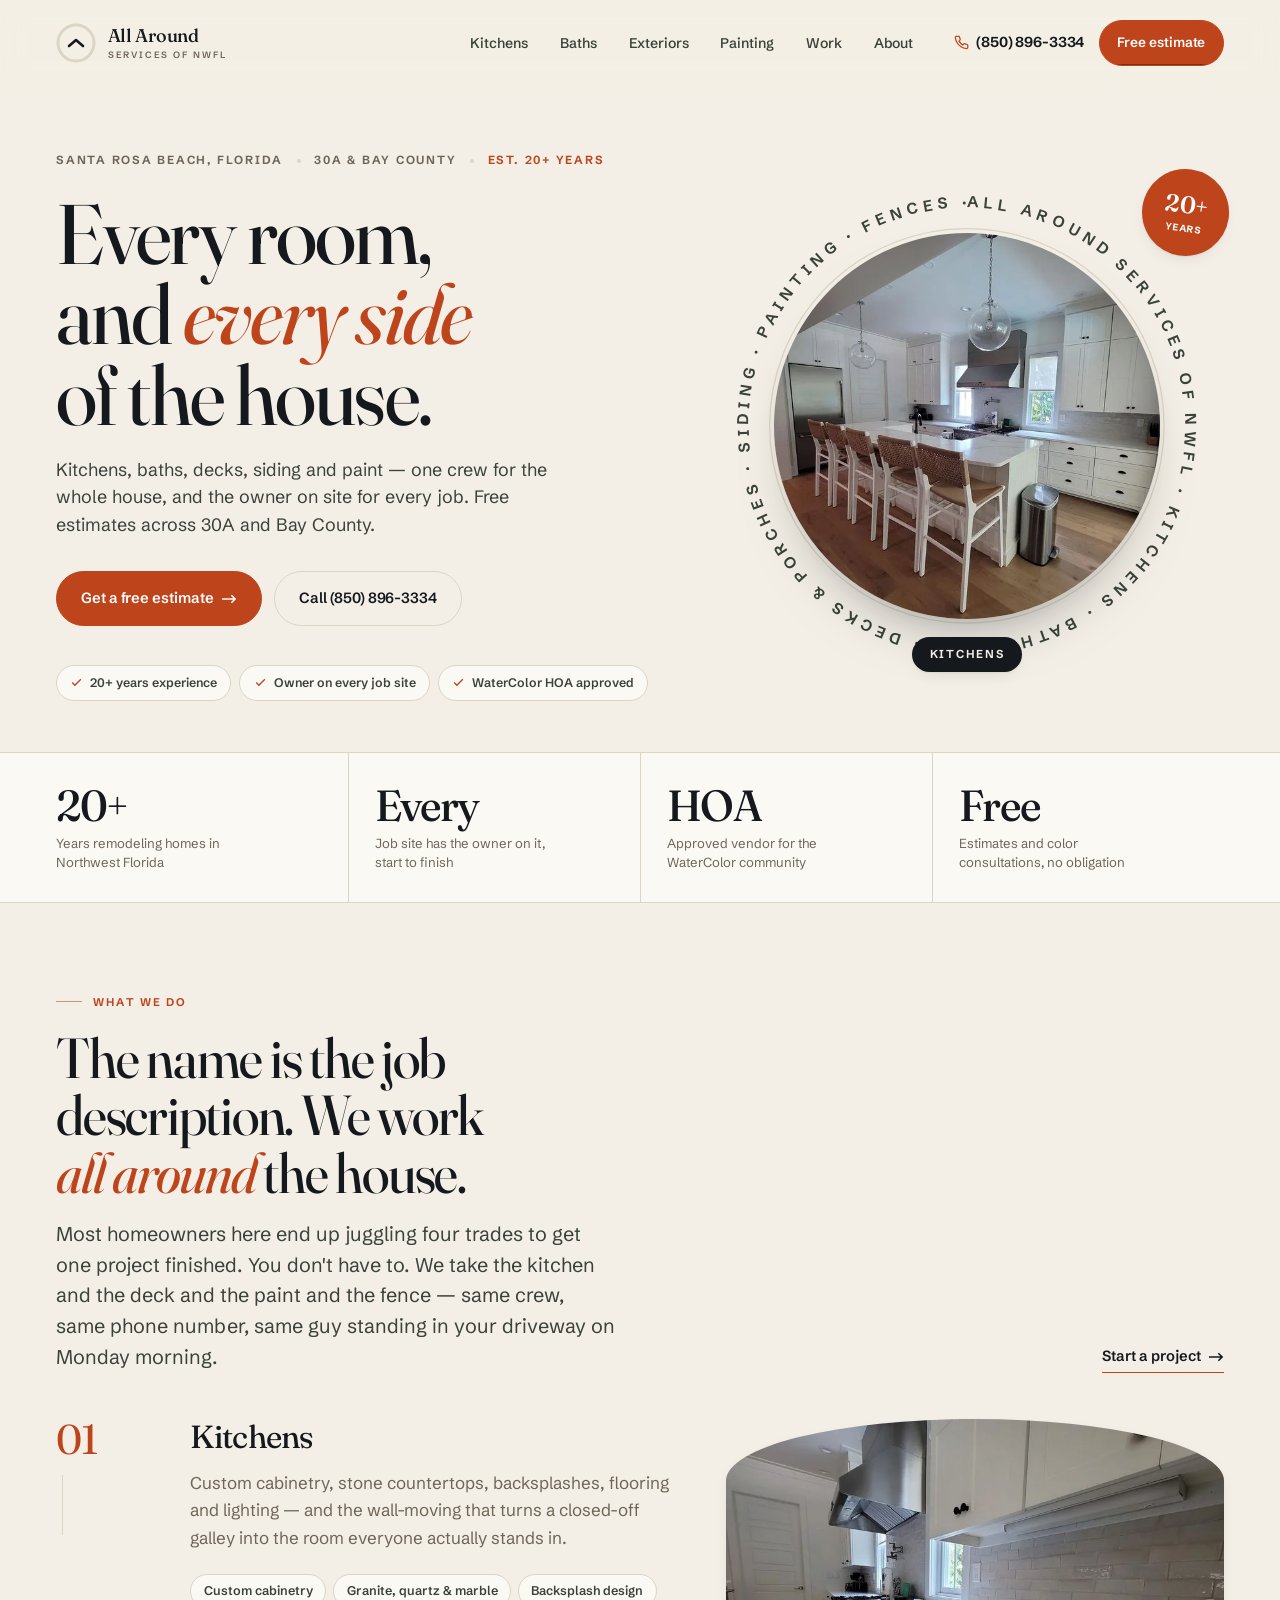
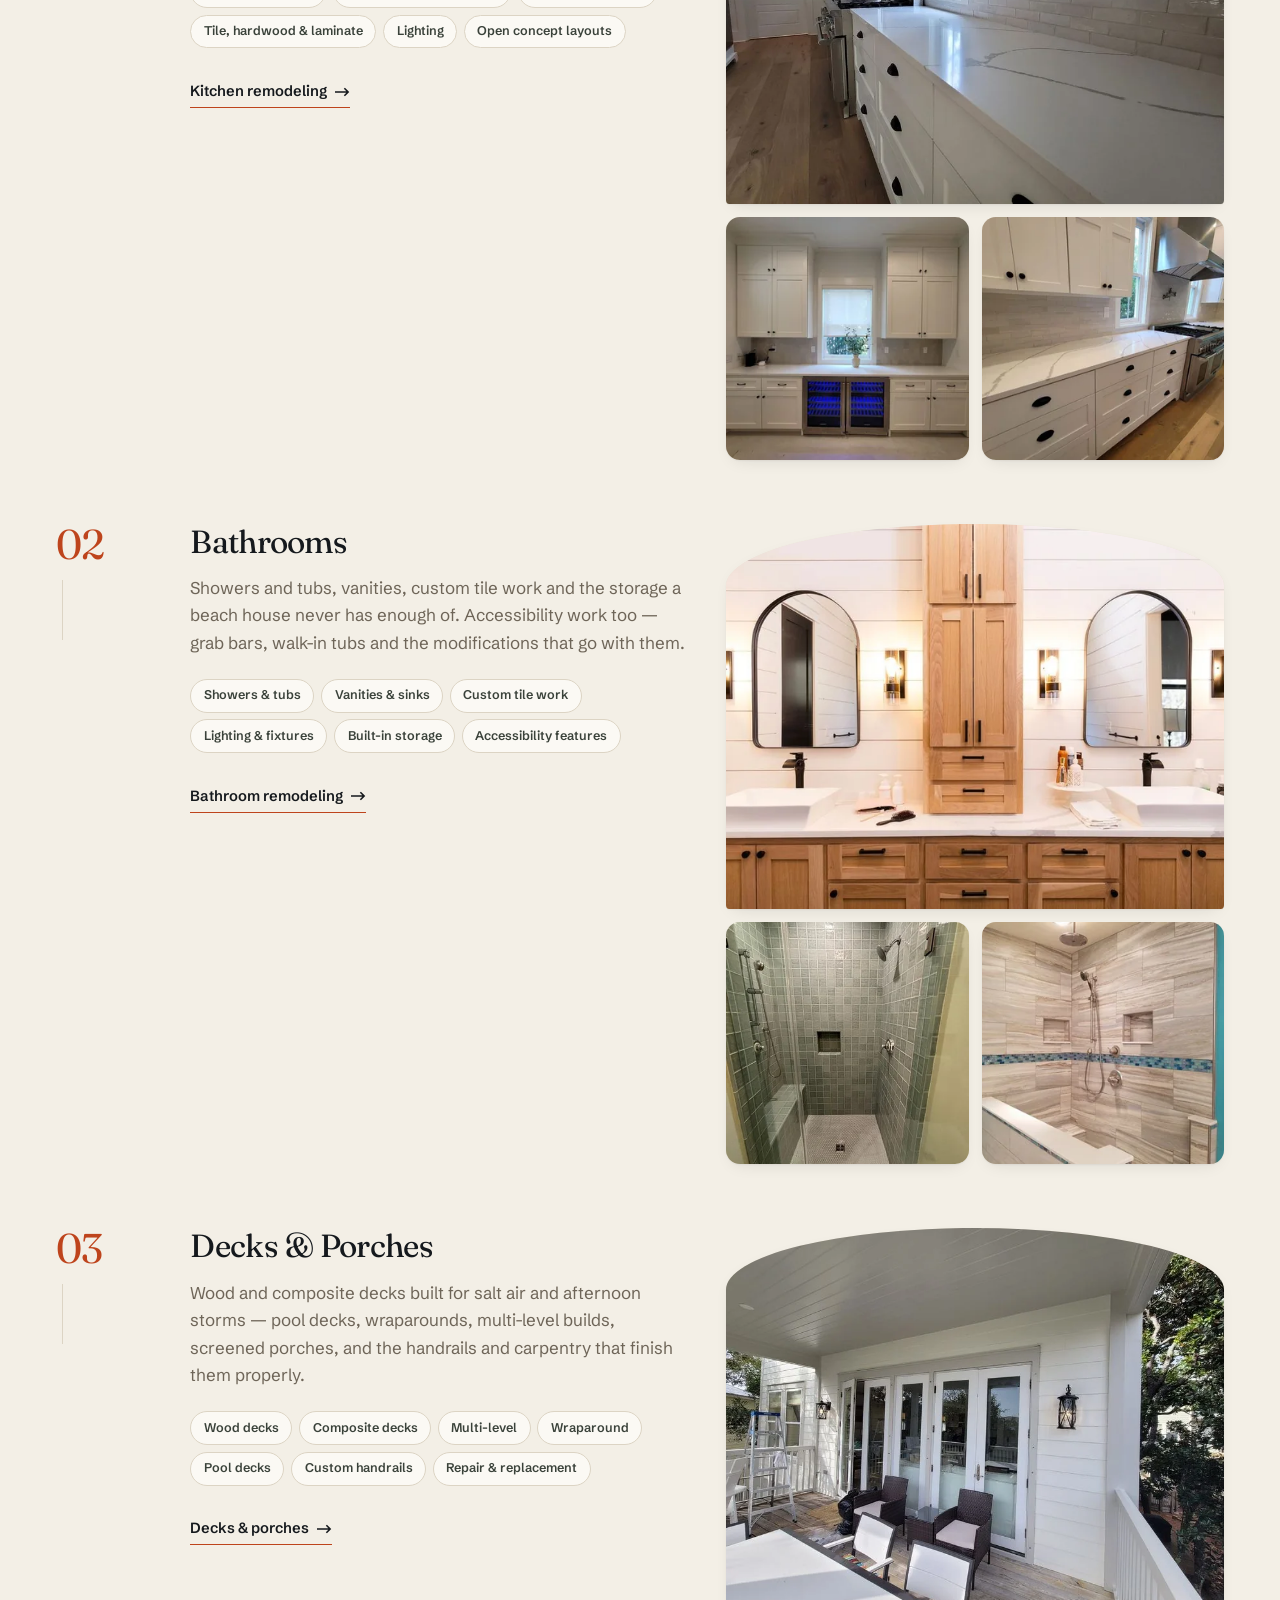
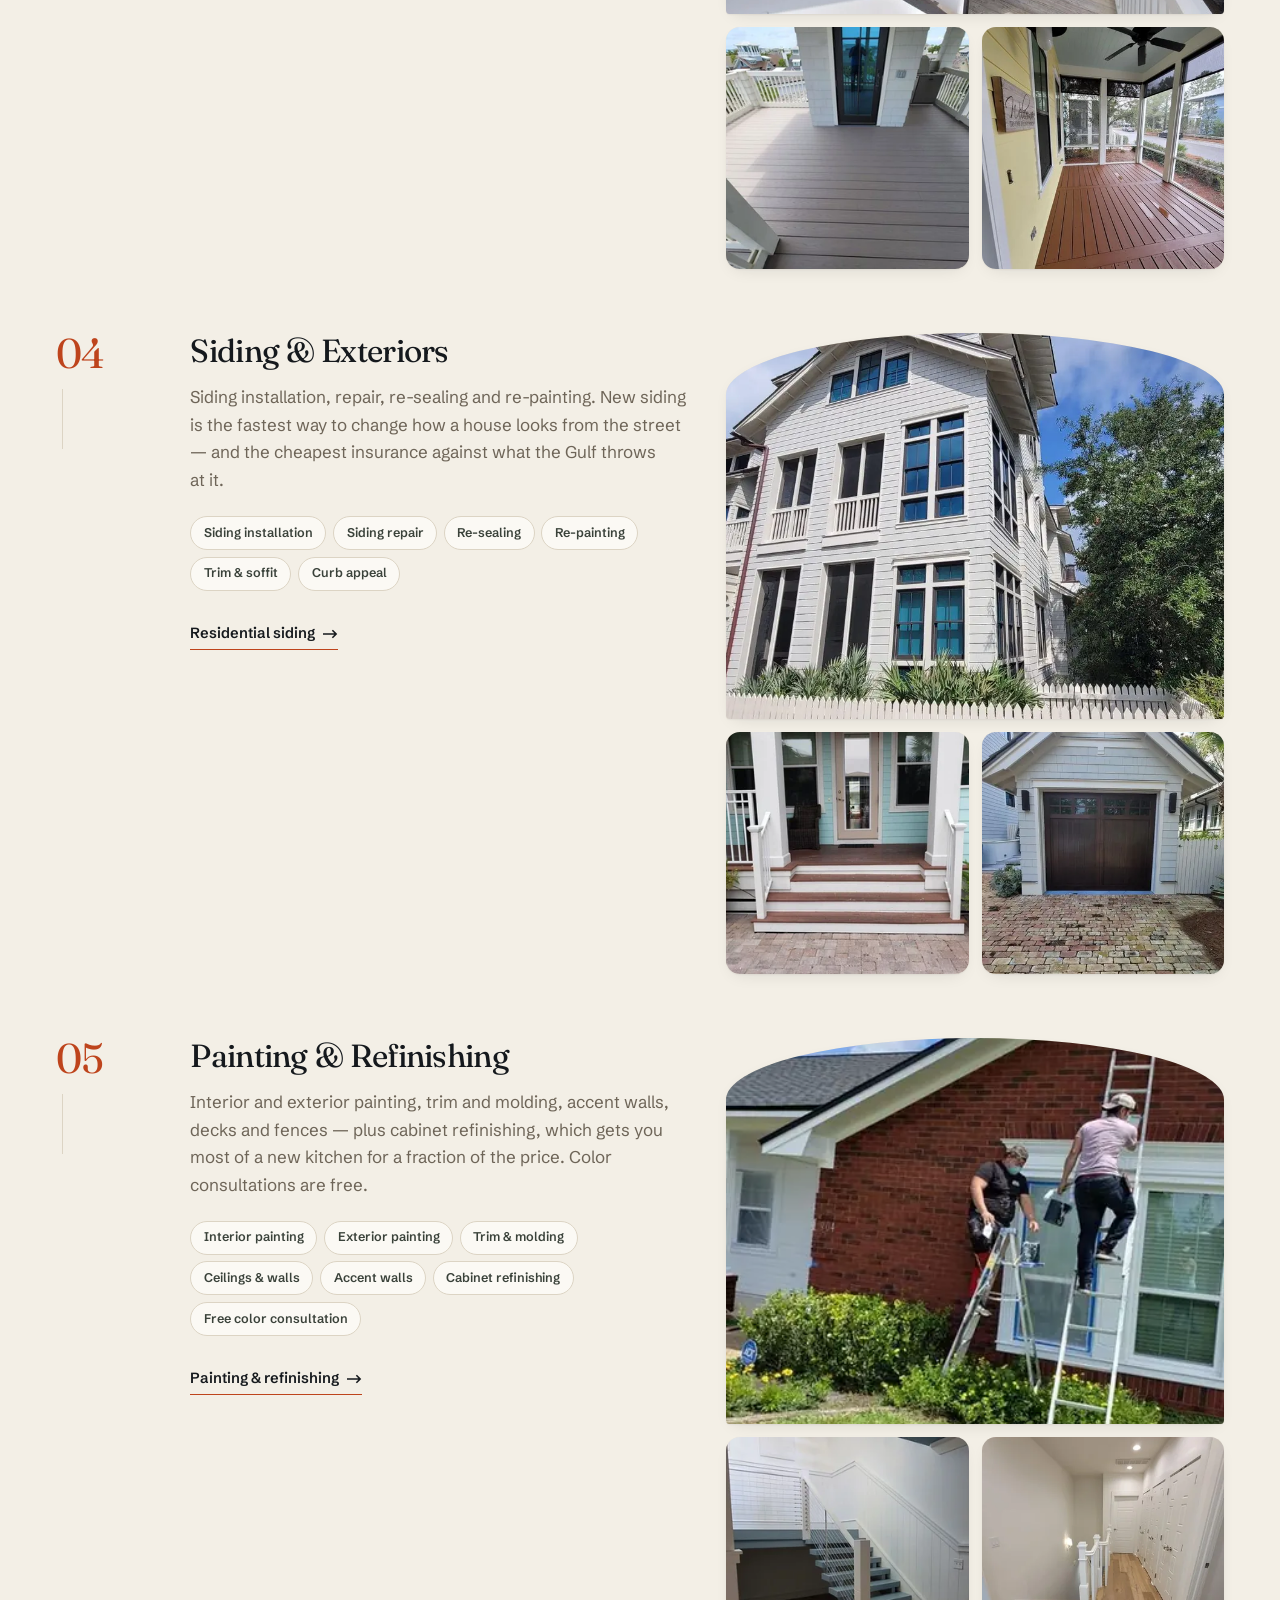
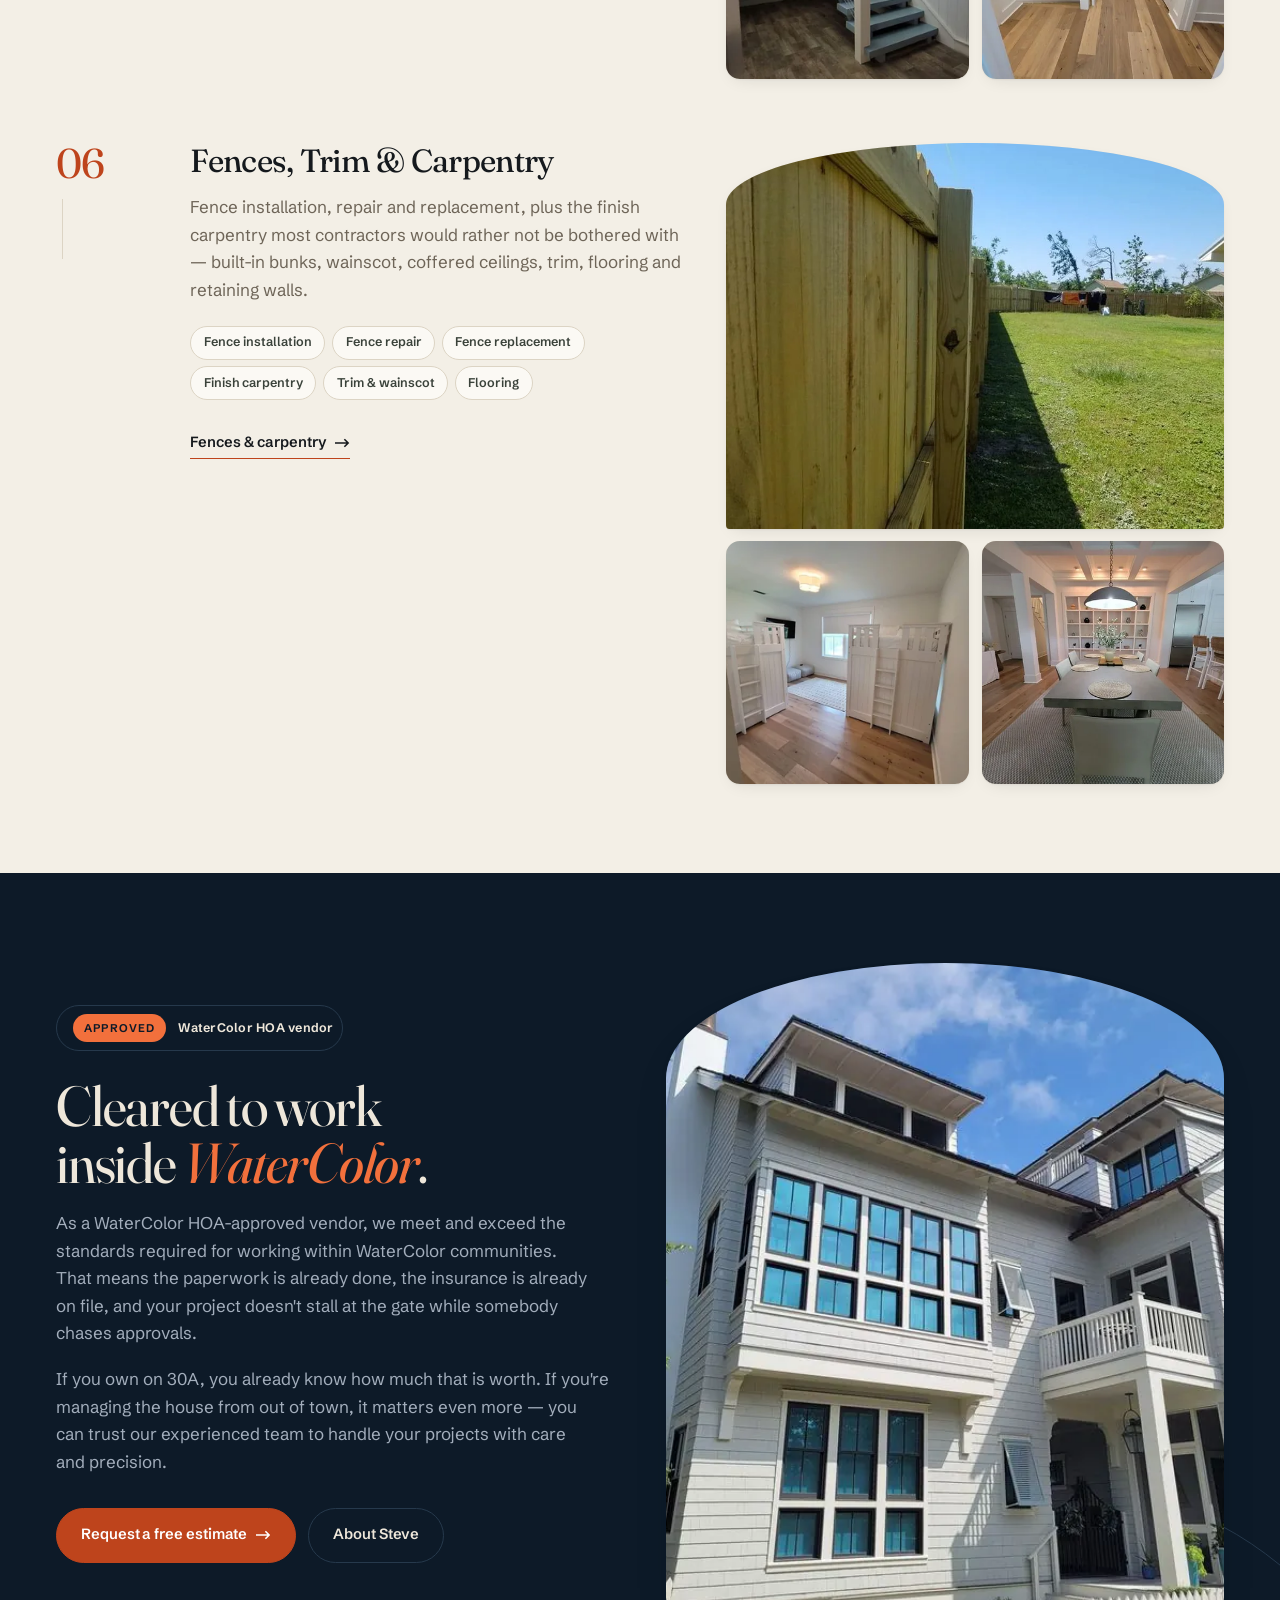
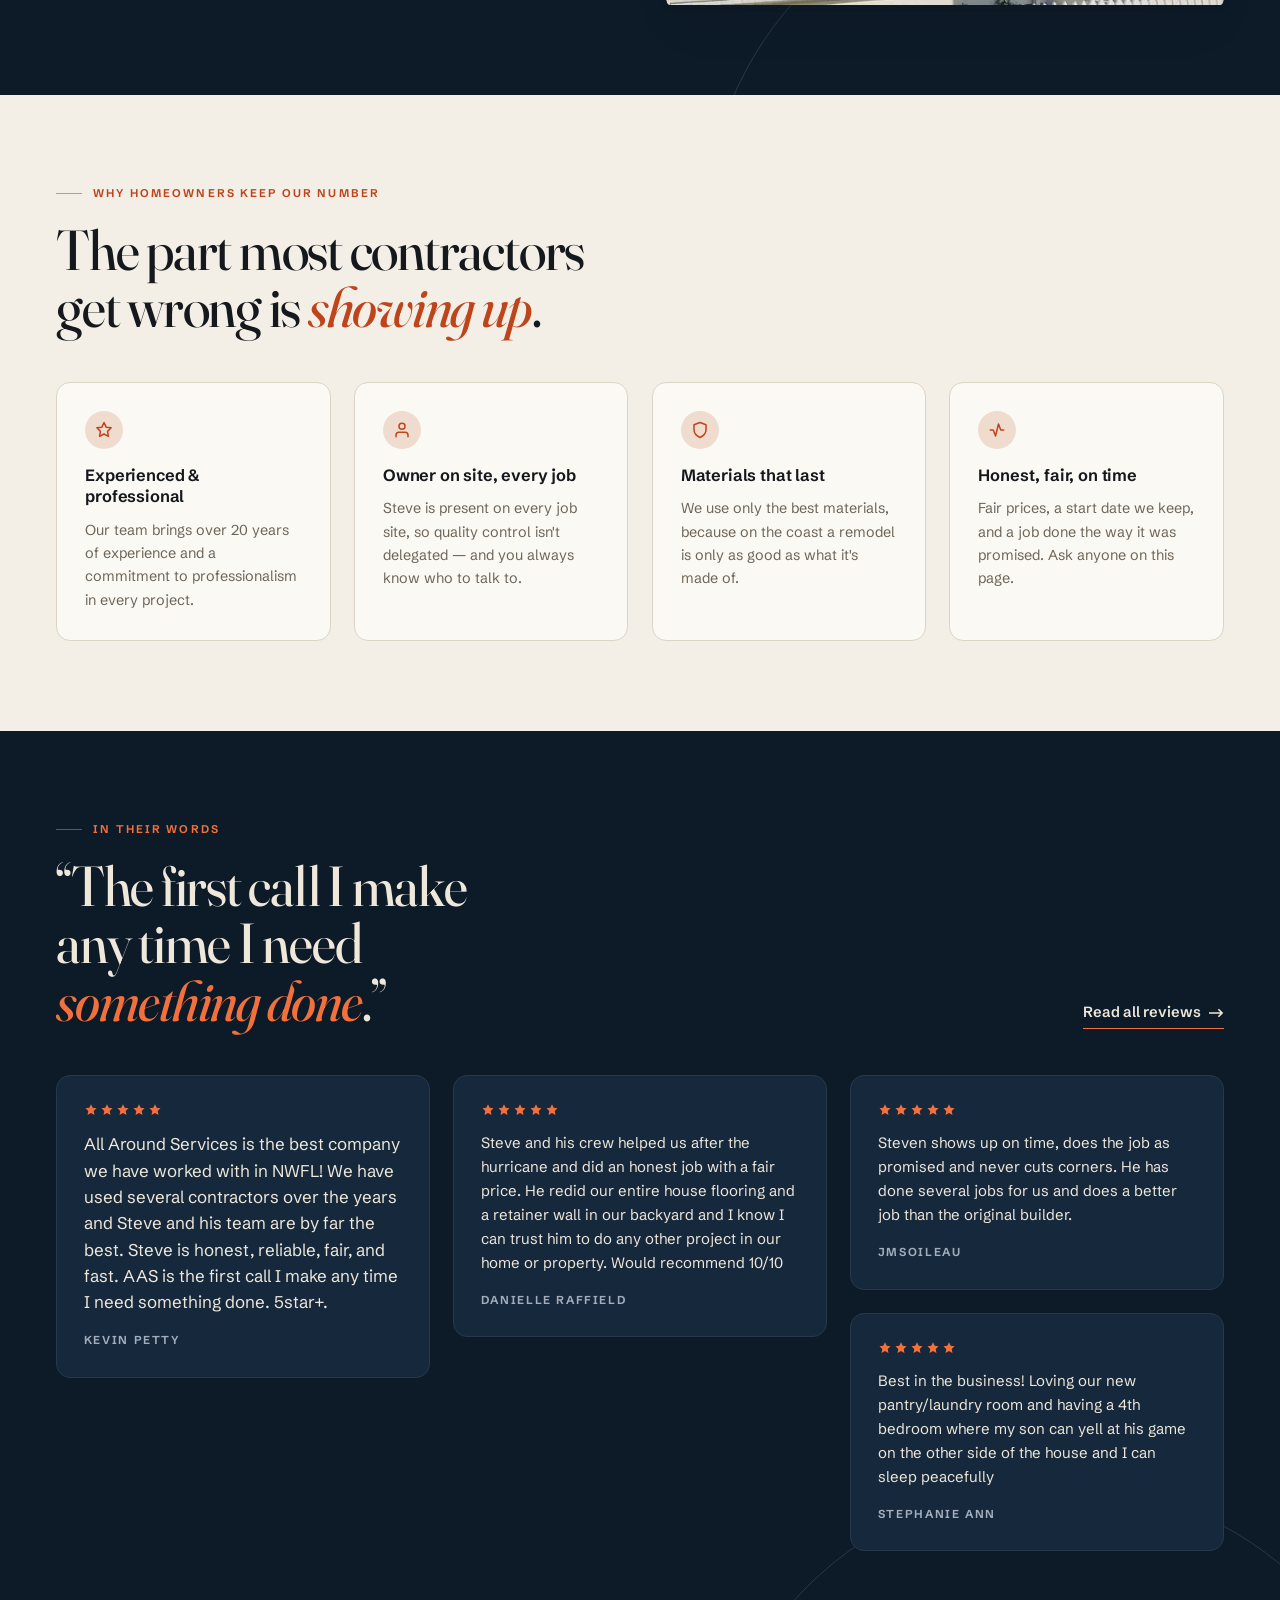
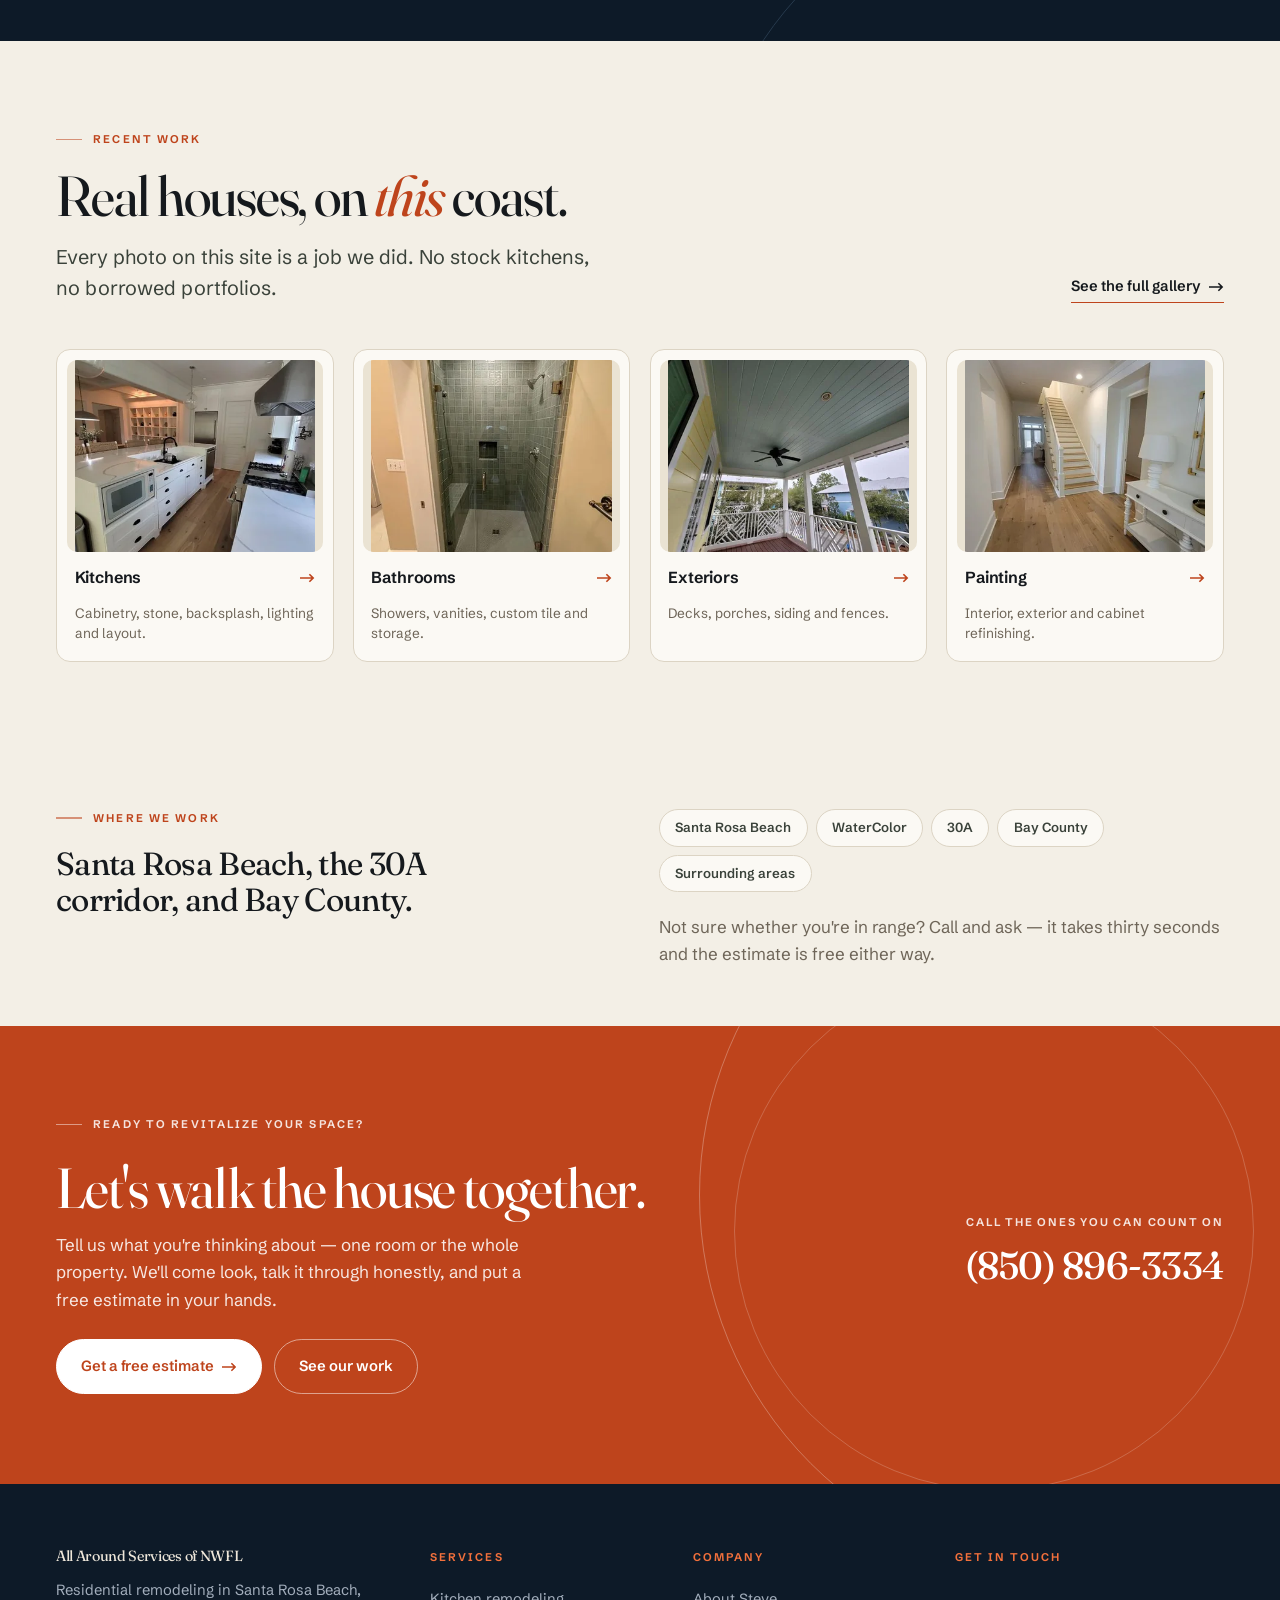
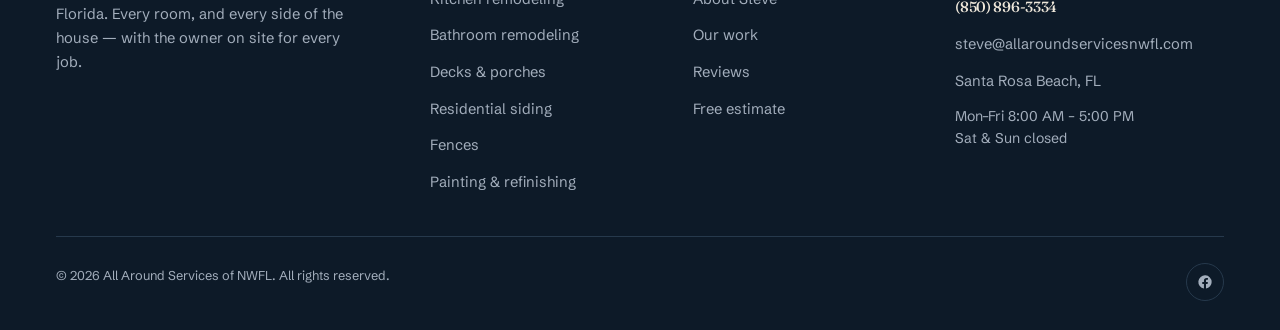
<file: index.html>
<!DOCTYPE html>
<html lang="en">
<head>
<meta charset="utf-8">
<meta name="viewport" content="width=device-width, initial-scale=1">
<title>All Around Services of NWFL | Remodeling in Santa Rosa Beach &amp; 30A</title>
<meta name="description" content="Kitchens, baths, decks, siding and painting across 30A and Bay County, Florida. Over 20 years, owner on site for every job, WaterColor HOA approved vendor. Free estimates — (850) 896-3334.">
<link rel="canonical" href="https://www.allaroundservicesnwfl.com/">
<meta name="theme-color" content="#F3EFE6">

<meta property="og:type" content="website">
<meta property="og:site_name" content="All Around Services of NWFL">
<meta property="og:title" content="All Around Services of NWFL — every room, and every side of the house">
<meta property="og:description" content="Remodeling across 30A and Bay County: kitchens, baths, decks, siding and paint. Over 20 years, with the owner on site for every job.">
<meta property="og:url" content="https://www.allaroundservicesnwfl.com/">
<meta property="og:image" content="https://www.allaroundservicesnwfl.com/assets/img/og.png">
<meta property="og:image:width" content="1200">
<meta property="og:image:height" content="630">
<meta name="twitter:card" content="summary_large_image">

<link rel="preconnect" href="https://fonts.googleapis.com">
<link rel="preconnect" href="https://fonts.gstatic.com" crossorigin>
<link href="https://fonts.googleapis.com/css2?family=Fraunces:ital,opsz,wght,SOFT,WONK@0,9..144,300..700,0..100,0..1;1,9..144,300..700,0..100,0..1&amp;family=Schibsted+Grotesk:wght@400..700&amp;display=swap" rel="stylesheet">
<link rel="stylesheet" href="assets/css/site.css">
<link rel="icon" href="data:image/svg+xml,%3Csvg xmlns='http://www.w3.org/2000/svg' viewBox='0 0 40 40'%3E%3Crect width='40' height='40' rx='9' fill='%230D1A28'/%3E%3Ccircle cx='20' cy='20' r='13' fill='none' stroke='%23BE441C' stroke-width='3'/%3E%3Cpath d='M13 23l7-6 7 6' fill='none' stroke='%23F3EFE6' stroke-width='2.6' stroke-linecap='round' stroke-linejoin='round'/%3E%3C/svg%3E">
<link rel="apple-touch-icon" href="assets/img/apple-touch-icon.png">
<link rel="manifest" href="site.webmanifest">

<script type="application/ld+json">
{
  "@context": "https://schema.org",
  "@type": "HomeAndConstructionBusiness",
  "@id": "https://www.allaroundservicesnwfl.com/#business",
  "name": "All Around Services of NWFL",
  "slogan": "Call the ones you can count on!",
  "url": "https://www.allaroundservicesnwfl.com/",
  "telephone": "+1-850-896-3334",
  "email": "steve@allaroundservicesnwfl.com",
  "image": "https://www.allaroundservicesnwfl.com/assets/img/og.png",
  "description": "Residential remodeling contractor serving Santa Rosa Beach, the 30A corridor and Bay County, Florida. Kitchen and bathroom remodeling, decks and porches, siding, fences, and interior and exterior painting. Over 20 years of experience, with the owner on site for every job.",
  "address": {
    "@type": "PostalAddress",
    "addressLocality": "Santa Rosa Beach",
    "addressRegion": "FL",
    "addressCountry": "US"
  },
  "areaServed": [
    { "@type": "Place", "name": "Santa Rosa Beach, FL" },
    { "@type": "Place", "name": "30A, FL" },
    { "@type": "Place", "name": "WaterColor, FL" },
    { "@type": "Place", "name": "Bay County, FL" }
  ],
  "openingHoursSpecification": [{
    "@type": "OpeningHoursSpecification",
    "dayOfWeek": ["Monday","Tuesday","Wednesday","Thursday","Friday"],
    "opens": "08:00",
    "closes": "17:00"
  }],
  "sameAs": ["https://www.facebook.com/allaroundservicesofnwfl"],
  "makesOffer": [
    { "@type": "Offer", "itemOffered": { "@type": "Service", "name": "Kitchen remodeling" } },
    { "@type": "Offer", "itemOffered": { "@type": "Service", "name": "Bathroom remodeling" } },
    { "@type": "Offer", "itemOffered": { "@type": "Service", "name": "Decks and porches" } },
    { "@type": "Offer", "itemOffered": { "@type": "Service", "name": "Residential siding" } },
    { "@type": "Offer", "itemOffered": { "@type": "Service", "name": "Interior and exterior painting" } },
    { "@type": "Offer", "itemOffered": { "@type": "Service", "name": "Fence installation and repair" } }
  ]
}
</script>
</head>
<body>
<a class="skip" href="#main">Skip to content</a>

<!-- ======================================================= HEADER -->
<header class="hdr">
  <div class="wrap hdr-in">
    <a class="logo" href="index.html" aria-label="All Around Services of NWFL — home">
      <svg class="logo-ring" viewBox="0 0 40 40" aria-hidden="true">
        <circle class="trk" cx="20" cy="20" r="18"/>
        <circle class="prg" cx="20" cy="20" r="18"/>
        <path class="roof" d="M13 23l7-6 7 6"/>
      </svg>
      <span class="logo-txt"><b>All Around</b><span>Services of NWFL</span></span>
    </a>

    <nav class="nav" aria-label="Primary">
      <a href="kitchens.html">Kitchens</a>
      <a href="bathrooms.html">Baths</a>
      <a href="exteriors.html">Exteriors</a>
      <a href="painting.html">Painting</a>
      <a href="work.html">Work</a>
      <a href="about.html">About</a>
    </nav>

    <div class="hdr-cta">
      <a class="hdr-tel" href="tel:+18508963334">
        <svg viewBox="0 0 24 24" aria-hidden="true"><path d="M22 16.9v3a2 2 0 0 1-2.2 2 19.8 19.8 0 0 1-8.6-3.1 19.5 19.5 0 0 1-6-6A19.8 19.8 0 0 1 2.1 4.2 2 2 0 0 1 4.1 2h3a2 2 0 0 1 2 1.7c.1 1 .4 1.9.7 2.8a2 2 0 0 1-.5 2.1L8.1 9.8a16 16 0 0 0 6 6l1.2-1.2a2 2 0 0 1 2.1-.5c.9.3 1.8.6 2.8.7a2 2 0 0 1 1.8 2.1z"/></svg>
        <span class="tel-full">(850) 896-3334</span><span class="tel-short">Call</span>
      </a>
      <a class="btn btn-clay btn-sm" href="contact.html">Free estimate</a>
    </div>

    <button class="burger" aria-label="Open menu" aria-expanded="false" aria-controls="drawer"><i></i><i></i><i></i></button>
  </div>
</header>

<div class="drawer" id="drawer" aria-hidden="true">
  <nav aria-label="Mobile">
    <a href="index.html"><small>01</small> Home</a>
    <a href="kitchens.html"><small>02</small> Kitchens</a>
    <a href="bathrooms.html"><small>03</small> Bathrooms</a>
    <a href="exteriors.html"><small>04</small> Decks, Siding &amp; Fences</a>
    <a href="painting.html"><small>05</small> Painting</a>
    <a href="work.html"><small>06</small> Our Work</a>
    <a href="about.html"><small>07</small> About</a>
    <a href="reviews.html"><small>08</small> Reviews</a>
    <a href="contact.html"><small>09</small> Free Estimate</a>
  </nav>
  <div class="drawer-foot">
    <a href="tel:+18508963334">(850) 896-3334</a>
    <a href="mailto:steve@allaroundservicesnwfl.com">steve@allaroundservicesnwfl.com</a>
    <span class="hrs">Mon–Fri 8:00 AM – 5:00 PM · Santa Rosa Beach, FL</span>
  </div>
</div>

<main id="main">

<!-- ========================================================= HERO -->
<section class="hero">
  <div class="wrap hero-grid">
    <div>
      <p class="hero-eye">
        <span>Santa Rosa Beach, Florida</span><i></i>
        <span>30A &amp; Bay County</span><i></i>
        <b>Est. 20+ years</b>
      </p>
      <h1 class="d1">Every room, and <em>every side</em> of the house.</h1>
      <p class="hero-sub">Kitchens, baths, decks, siding and paint — one crew for the whole house, and the owner on site for every job. Free estimates across 30A and Bay County.</p>
      <div class="hero-acts">
        <a class="btn btn-clay" href="contact.html">Get a free estimate <svg viewBox="0 0 16 10" aria-hidden="true"><path d="M0 5h14M10 1l4 4-4 4"/></svg></a>
        <a class="btn btn-ghost" href="tel:+18508963334">Call (850) 896-3334</a>
      </div>
      <div class="hero-chips">
        <span class="chip"><svg viewBox="0 0 24 24" aria-hidden="true"><path d="M20 6L9 17l-5-5"/></svg> 20+ years experience</span>
        <span class="chip"><svg viewBox="0 0 24 24" aria-hidden="true"><path d="M20 6L9 17l-5-5"/></svg> Owner on every job site</span>
        <span class="chip"><svg viewBox="0 0 24 24" aria-hidden="true"><path d="M20 6L9 17l-5-5"/></svg> WaterColor HOA approved</span>
      </div>
    </div>

    <!-- the ring: the name of the company, drawn -->
    <div class="ring-wrap">
      <svg class="ring-svg" viewBox="0 0 560 560" role="img" aria-label="All Around Services of NWFL — kitchens, bathrooms, decks and porches, siding, painting and fences">
        <defs>
          <path id="ringpath" d="M280,42 a238,238 0 1,1 -0.01,0"/>
        </defs>
        <circle class="ring-tick" cx="280" cy="280" r="215" fill="none"/>
        <g class="ring-spin">
          <text class="ring-txt">
            <textPath href="#ringpath" startOffset="0" textLength="1495" lengthAdjust="spacing">ALL AROUND SERVICES OF NWFL · KITCHENS · BATHROOMS · DECKS &amp; PORCHES · SIDING · PAINTING · FENCES ·</textPath>
          </text>
        </g>
      </svg>

      <div class="ring-photo">
        <img class="is-on" data-cap="Kitchens" src="assets/img/kitchen-island-800.webp" width="800" height="600" alt="Remodeled kitchen with a white island, three barstools and pendant lighting" fetchpriority="high" decoding="async">
        <img data-cap="Bathrooms" src="assets/img/bath-double-vanity-800.webp" width="800" height="533" alt="Bathroom remodel with a double vanity, oak cabinetry and two arched mirrors" loading="lazy" decoding="async">
        <img data-cap="Decks &amp; Porches" src="assets/img/porch-french-doors-800.webp" width="800" height="600" alt="Covered porch with a shiplap ceiling and French doors" loading="lazy" decoding="async">
        <img data-cap="Painting" src="assets/img/painting-crew-400.webp" width="400" height="533" alt="Two crew members on ladders painting the exterior of a house" loading="lazy" decoding="async">
        <img data-cap="Siding" src="assets/img/exterior-coastal-800.webp" width="800" height="600" alt="Three-storey coastal home with white lap siding and a picket fence" loading="lazy" decoding="async">
        <img data-cap="Fences" src="assets/img/fence-line-800.webp" width="800" height="600" alt="New wood privacy fence running along a back yard" loading="lazy" decoding="async">
      </div>

      <p class="ring-cap" aria-hidden="true">Kitchens</p>
      <div class="ring-badge" aria-hidden="true"><b>20+</b>years</div>
    </div>
  </div>
</section>

<!-- ======================================================== FACTS -->
<section class="facts" aria-label="At a glance">
  <div class="wrap facts-in">
    <div class="fact"><b>20+</b><span>Years remodeling homes in Northwest Florida</span></div>
    <div class="fact"><b>Every</b><span>Job site has the owner on it, start to finish</span></div>
    <div class="fact"><b>HOA</b><span>Approved vendor for the WaterColor community</span></div>
    <div class="fact"><b>Free</b><span>Estimates and color consultations, no obligation</span></div>
  </div>
</section>

<!-- ========================================================= WALK -->
<section class="sec" id="services">
  <div class="wrap">
    <div class="sec-head split" data-rise>
      <div>
        <p class="label">What we do</p>
        <h2 class="d2">The name is the job description. We work <em>all around</em> the house.</h2>
        <p class="lede" style="margin-top:1.1rem">Most homeowners here end up juggling four trades to get one project finished. You don't have to. We take the kitchen and the deck and the paint and the fence — same crew, same phone number, same guy standing in your driveway on Monday morning.</p>
      </div>
      <a class="txtlink" href="contact.html">Start a project <svg viewBox="0 0 16 10" aria-hidden="true"><path d="M0 5h14M10 1l4 4-4 4"/></svg></a>
    </div>

    <div class="walk">

      <!-- 01 -->
      <article class="stop" data-rise>
        <div class="stop-n" aria-hidden="true"><b>01</b><i></i></div>
        <div class="stop-body">
          <h3 class="d3">Kitchens</h3>
          <p class="sub">Custom cabinetry, stone countertops, backsplashes, flooring and lighting — and the wall-moving that turns a closed-off galley into the room everyone actually stands in.</p>
          <ul class="stop-list">
            <li>Custom cabinetry</li><li>Granite, quartz &amp; marble</li><li>Backsplash design</li>
            <li>Tile, hardwood &amp; laminate</li><li>Lighting</li><li>Open concept layouts</li>
          </ul>
          <a class="txtlink" href="kitchens.html">Kitchen remodeling <svg viewBox="0 0 16 10" aria-hidden="true"><path d="M0 5h14M10 1l4 4-4 4"/></svg></a>
        </div>
        <div class="stop-media">
          <a href="kitchens.html" aria-label="Kitchen remodeling"><img src="assets/img/kitchen-marble-800.webp" width="800" height="600" loading="lazy" decoding="async" alt="Kitchen with white cabinetry, a marble slab backsplash and a stainless hood"></a>
          <a href="kitchens.html" tabindex="-1" aria-hidden="true"><img src="assets/img/kitchen-bar-400.webp" width="400" height="300" loading="lazy" decoding="async" alt=""></a>
          <a href="kitchens.html" tabindex="-1" aria-hidden="true"><img src="assets/img/kitchen-range-400.webp" width="400" height="300" loading="lazy" decoding="async" alt=""></a>
        </div>
      </article>

      <!-- 02 -->
      <article class="stop" data-rise>
        <div class="stop-n" aria-hidden="true"><b>02</b><i></i></div>
        <div class="stop-body">
          <h3 class="d3">Bathrooms</h3>
          <p class="sub">Showers and tubs, vanities, custom tile work and the storage a beach house never has enough of. Accessibility work too — grab bars, walk-in tubs and the modifications that go with them.</p>
          <ul class="stop-list">
            <li>Showers &amp; tubs</li><li>Vanities &amp; sinks</li><li>Custom tile work</li>
            <li>Lighting &amp; fixtures</li><li>Built-in storage</li><li>Accessibility features</li>
          </ul>
          <a class="txtlink" href="bathrooms.html">Bathroom remodeling <svg viewBox="0 0 16 10" aria-hidden="true"><path d="M0 5h14M10 1l4 4-4 4"/></svg></a>
        </div>
        <div class="stop-media">
          <a href="bathrooms.html" aria-label="Bathroom remodeling"><img src="assets/img/bath-double-vanity-800.webp" width="800" height="533" loading="lazy" decoding="async" alt="Double vanity with oak cabinetry, arched mirrors and black sconces"></a>
          <a href="bathrooms.html" tabindex="-1" aria-hidden="true"><img src="assets/img/shower-green-400.webp" width="400" height="533" loading="lazy" decoding="async" alt=""></a>
          <a href="bathrooms.html" tabindex="-1" aria-hidden="true"><img src="assets/img/bath-tile-teal-400.webp" width="400" height="300" loading="lazy" decoding="async" alt=""></a>
        </div>
      </article>

      <!-- 03 -->
      <article class="stop" data-rise>
        <div class="stop-n" aria-hidden="true"><b>03</b><i></i></div>
        <div class="stop-body">
          <h3 class="d3">Decks &amp; Porches</h3>
          <p class="sub">Wood and composite decks built for salt air and afternoon storms — pool decks, wraparounds, multi-level builds, screened porches, and the handrails and carpentry that finish them properly.</p>
          <ul class="stop-list">
            <li>Wood decks</li><li>Composite decks</li><li>Multi-level</li>
            <li>Wraparound</li><li>Pool decks</li><li>Custom handrails</li><li>Repair &amp; replacement</li>
          </ul>
          <a class="txtlink" href="exteriors.html#decks">Decks &amp; porches <svg viewBox="0 0 16 10" aria-hidden="true"><path d="M0 5h14M10 1l4 4-4 4"/></svg></a>
        </div>
        <div class="stop-media">
          <a href="exteriors.html#decks" aria-label="Decks and porches"><img src="assets/img/porch-french-doors-800.webp" width="800" height="600" loading="lazy" decoding="async" alt="Covered porch with a white shiplap ceiling, French doors and outdoor seating"></a>
          <a href="exteriors.html#decks" tabindex="-1" aria-hidden="true"><img src="assets/img/deck-composite-400.webp" width="400" height="300" loading="lazy" decoding="async" alt=""></a>
          <a href="exteriors.html#decks" tabindex="-1" aria-hidden="true"><img src="assets/img/porch-screened-400.webp" width="400" height="533" loading="lazy" decoding="async" alt=""></a>
        </div>
      </article>

      <!-- 04 -->
      <article class="stop" data-rise>
        <div class="stop-n" aria-hidden="true"><b>04</b><i></i></div>
        <div class="stop-body">
          <h3 class="d3">Siding &amp; Exteriors</h3>
          <p class="sub">Siding installation, repair, re-sealing and re-painting. New siding is the fastest way to change how a house looks from the street — and the cheapest insurance against what the Gulf throws at it.</p>
          <ul class="stop-list">
            <li>Siding installation</li><li>Siding repair</li><li>Re-sealing</li>
            <li>Re-painting</li><li>Trim &amp; soffit</li><li>Curb appeal</li>
          </ul>
          <a class="txtlink" href="exteriors.html#siding">Residential siding <svg viewBox="0 0 16 10" aria-hidden="true"><path d="M0 5h14M10 1l4 4-4 4"/></svg></a>
        </div>
        <div class="stop-media">
          <a href="exteriors.html#siding" aria-label="Residential siding"><img src="assets/img/exterior-coastal-800.webp" width="800" height="600" loading="lazy" decoding="async" alt="Three-storey coastal home with white lap siding and a picket fence"></a>
          <a href="exteriors.html#siding" tabindex="-1" aria-hidden="true"><img src="assets/img/entry-steps-400.webp" width="400" height="300" loading="lazy" decoding="async" alt=""></a>
          <a href="exteriors.html#siding" tabindex="-1" aria-hidden="true"><img src="assets/img/garage-pavers-400.webp" width="400" height="533" loading="lazy" decoding="async" alt=""></a>
        </div>
      </article>

      <!-- 05 -->
      <article class="stop" data-rise>
        <div class="stop-n" aria-hidden="true"><b>05</b><i></i></div>
        <div class="stop-body">
          <h3 class="d3">Painting &amp; Refinishing</h3>
          <p class="sub">Interior and exterior painting, trim and molding, accent walls, decks and fences — plus cabinet refinishing, which gets you most of a new kitchen for a fraction of the price. Color consultations are free.</p>
          <ul class="stop-list">
            <li>Interior painting</li><li>Exterior painting</li><li>Trim &amp; molding</li>
            <li>Ceilings &amp; walls</li><li>Accent walls</li><li>Cabinet refinishing</li><li>Free color consultation</li>
          </ul>
          <a class="txtlink" href="painting.html">Painting &amp; refinishing <svg viewBox="0 0 16 10" aria-hidden="true"><path d="M0 5h14M10 1l4 4-4 4"/></svg></a>
        </div>
        <div class="stop-media">
          <a href="painting.html" aria-label="Painting and refinishing"><img src="assets/img/painting-crew-400.webp" width="400" height="533" loading="lazy" decoding="async" alt="Two crew members on ladders painting the exterior of a brick house"></a>
          <a href="painting.html" tabindex="-1" aria-hidden="true"><img src="assets/img/stair-wainscot-400.webp" width="400" height="300" loading="lazy" decoding="async" alt=""></a>
          <a href="painting.html" tabindex="-1" aria-hidden="true"><img src="assets/img/hall-doors-400.webp" width="400" height="533" loading="lazy" decoding="async" alt=""></a>
        </div>
      </article>

      <!-- 06 -->
      <article class="stop" data-rise>
        <div class="stop-n" aria-hidden="true"><b>06</b><i></i></div>
        <div class="stop-body">
          <h3 class="d3">Fences, Trim &amp; Carpentry</h3>
          <p class="sub">Fence installation, repair and replacement, plus the finish carpentry most contractors would rather not be bothered with — built-in bunks, wainscot, coffered ceilings, trim, flooring and retaining walls.</p>
          <ul class="stop-list">
            <li>Fence installation</li><li>Fence repair</li><li>Fence replacement</li>
            <li>Finish carpentry</li><li>Trim &amp; wainscot</li><li>Flooring</li>
          </ul>
          <a class="txtlink" href="exteriors.html#fences">Fences &amp; carpentry <svg viewBox="0 0 16 10" aria-hidden="true"><path d="M0 5h14M10 1l4 4-4 4"/></svg></a>
        </div>
        <div class="stop-media">
          <a href="exteriors.html#fences" aria-label="Fences and carpentry"><img src="assets/img/fence-line-800.webp" width="800" height="600" loading="lazy" decoding="async" alt="New wood privacy fence running the length of a back yard"></a>
          <a href="exteriors.html#fences" tabindex="-1" aria-hidden="true"><img src="assets/img/bunk-room-400.webp" width="400" height="300" loading="lazy" decoding="async" alt=""></a>
          <a href="exteriors.html#fences" tabindex="-1" aria-hidden="true"><img src="assets/img/dining-coffered-400.webp" width="400" height="533" loading="lazy" decoding="async" alt=""></a>
        </div>
      </article>

    </div>
  </div>
</section>

<!-- ========================================================== HOA -->
<section class="sec band">
  <div class="wrap band-in hoa">
    <div data-rise>
      <span class="seal"><em>Approved</em> WaterColor HOA vendor</span>
      <h2 class="d2">Cleared to work inside <em>WaterColor</em>.</h2>
      <p class="sub" style="margin-top:1.1rem">As a WaterColor HOA-approved vendor, we meet and exceed the standards required for working within WaterColor communities. That means the paperwork is already done, the insurance is already on file, and your project doesn't stall at the gate while somebody chases approvals.</p>
      <p class="sub">If you own on 30A, you already know how much that is worth. If you're managing the house from out of town, it matters even more — you can trust our experienced team to handle your projects with care and precision.</p>
      <div class="hero-acts" style="margin:2rem 0 0">
        <a class="btn btn-clay" href="contact.html">Request a free estimate <svg viewBox="0 0 16 10" aria-hidden="true"><path d="M0 5h14M10 1l4 4-4 4"/></svg></a>
        <a class="btn btn-ghost" href="about.html">About Steve</a>
      </div>
    </div>
    <div class="hoa-media" data-rise="90">
      <img src="assets/img/exterior-large-800.webp" width="800" height="600" loading="lazy" decoding="async" alt="Large white coastal home with multiple porches, of the kind found throughout the 30A communities">
    </div>
  </div>
</section>

<!-- ========================================================== WHY -->
<section class="sec">
  <div class="wrap">
    <div class="sec-head" data-rise>
      <p class="label">Why homeowners keep our number</p>
      <h2 class="d2">The part most contractors get wrong is <em>showing up</em>.</h2>
    </div>
    <div class="why">
      <div class="why-card" data-rise>
        <div class="why-ico"><svg viewBox="0 0 24 24" aria-hidden="true"><path d="M12 2l2.9 6.2 6.6.9-4.8 4.7 1.2 6.7L12 17.3 6.1 20.5l1.2-6.7L2.5 9.1l6.6-.9z"/></svg></div>
        <h3>Experienced &amp; professional</h3>
        <p>Our team brings over 20 years of experience and a commitment to professionalism in every project.</p>
      </div>
      <div class="why-card" data-rise="70">
        <div class="why-ico"><svg viewBox="0 0 24 24" aria-hidden="true"><path d="M20 21v-2a4 4 0 0 0-4-4H8a4 4 0 0 0-4 4v2"/><circle cx="12" cy="7" r="4"/></svg></div>
        <h3>Owner on site, every job</h3>
        <p>Steve is present on every job site, so quality control isn't delegated — and you always know who to talk to.</p>
      </div>
      <div class="why-card" data-rise="140">
        <div class="why-ico"><svg viewBox="0 0 24 24" aria-hidden="true"><path d="M12 22s8-4 8-10V5l-8-3-8 3v7c0 6 8 10 8 10z"/></svg></div>
        <h3>Materials that last</h3>
        <p>We use only the best materials, because on the coast a remodel is only as good as what it's made of.</p>
      </div>
      <div class="why-card" data-rise="210">
        <div class="why-ico"><svg viewBox="0 0 24 24" aria-hidden="true"><path d="M3 12h4l3 8 4-16 3 8h4"/></svg></div>
        <h3>Honest, fair, on time</h3>
        <p>Fair prices, a start date we keep, and a job done the way it was promised. Ask anyone on this page.</p>
      </div>
    </div>
  </div>
</section>

<!-- ====================================================== REVIEWS -->
<section class="sec band">
  <div class="wrap band-in">
    <div class="sec-head split" data-rise>
      <div>
        <p class="label">In their words</p>
        <h2 class="d2">“The first call I make any time I need <em>something done</em>.”</h2>
      </div>
      <a class="txtlink" href="reviews.html">Read all reviews <svg viewBox="0 0 16 10" aria-hidden="true"><path d="M0 5h14M10 1l4 4-4 4"/></svg></a>
    </div>
    <div class="revs" data-rise>
      <figure class="rev rev-lg">
        <div class="stars" aria-label="5 out of 5 stars"><svg viewBox="0 0 24 24" aria-hidden="true"><path d="M12 2l2.9 6.2 6.6.9-4.8 4.7 1.2 6.7L12 17.3 6.1 20.5l1.2-6.7L2.5 9.1l6.6-.9z"/></svg><svg viewBox="0 0 24 24" aria-hidden="true"><path d="M12 2l2.9 6.2 6.6.9-4.8 4.7 1.2 6.7L12 17.3 6.1 20.5l1.2-6.7L2.5 9.1l6.6-.9z"/></svg><svg viewBox="0 0 24 24" aria-hidden="true"><path d="M12 2l2.9 6.2 6.6.9-4.8 4.7 1.2 6.7L12 17.3 6.1 20.5l1.2-6.7L2.5 9.1l6.6-.9z"/></svg><svg viewBox="0 0 24 24" aria-hidden="true"><path d="M12 2l2.9 6.2 6.6.9-4.8 4.7 1.2 6.7L12 17.3 6.1 20.5l1.2-6.7L2.5 9.1l6.6-.9z"/></svg><svg viewBox="0 0 24 24" aria-hidden="true"><path d="M12 2l2.9 6.2 6.6.9-4.8 4.7 1.2 6.7L12 17.3 6.1 20.5l1.2-6.7L2.5 9.1l6.6-.9z"/></svg></div>
        <blockquote><p>All Around Services is the best company we have worked with in NWFL! We have used several contractors over the years and Steve and his team are by far the best. Steve is honest, reliable, fair, and fast. AAS is the first call I make any time I need something done. 5star+.</p></blockquote>
        <figcaption><cite>Kevin Petty</cite></figcaption>
      </figure>

      <figure class="rev">
        <div class="stars" aria-label="5 out of 5 stars"><svg viewBox="0 0 24 24" aria-hidden="true"><path d="M12 2l2.9 6.2 6.6.9-4.8 4.7 1.2 6.7L12 17.3 6.1 20.5l1.2-6.7L2.5 9.1l6.6-.9z"/></svg><svg viewBox="0 0 24 24" aria-hidden="true"><path d="M12 2l2.9 6.2 6.6.9-4.8 4.7 1.2 6.7L12 17.3 6.1 20.5l1.2-6.7L2.5 9.1l6.6-.9z"/></svg><svg viewBox="0 0 24 24" aria-hidden="true"><path d="M12 2l2.9 6.2 6.6.9-4.8 4.7 1.2 6.7L12 17.3 6.1 20.5l1.2-6.7L2.5 9.1l6.6-.9z"/></svg><svg viewBox="0 0 24 24" aria-hidden="true"><path d="M12 2l2.9 6.2 6.6.9-4.8 4.7 1.2 6.7L12 17.3 6.1 20.5l1.2-6.7L2.5 9.1l6.6-.9z"/></svg><svg viewBox="0 0 24 24" aria-hidden="true"><path d="M12 2l2.9 6.2 6.6.9-4.8 4.7 1.2 6.7L12 17.3 6.1 20.5l1.2-6.7L2.5 9.1l6.6-.9z"/></svg></div>
        <blockquote><p>Steve and his crew helped us after the hurricane and did an honest job with a fair price. He redid our entire house flooring and a retainer wall in our backyard and I know I can trust him to do any other project in our home or property. Would recommend 10/10</p></blockquote>
        <figcaption><cite>Danielle Raffield</cite></figcaption>
      </figure>

      <figure class="rev">
        <div class="stars" aria-label="5 out of 5 stars"><svg viewBox="0 0 24 24" aria-hidden="true"><path d="M12 2l2.9 6.2 6.6.9-4.8 4.7 1.2 6.7L12 17.3 6.1 20.5l1.2-6.7L2.5 9.1l6.6-.9z"/></svg><svg viewBox="0 0 24 24" aria-hidden="true"><path d="M12 2l2.9 6.2 6.6.9-4.8 4.7 1.2 6.7L12 17.3 6.1 20.5l1.2-6.7L2.5 9.1l6.6-.9z"/></svg><svg viewBox="0 0 24 24" aria-hidden="true"><path d="M12 2l2.9 6.2 6.6.9-4.8 4.7 1.2 6.7L12 17.3 6.1 20.5l1.2-6.7L2.5 9.1l6.6-.9z"/></svg><svg viewBox="0 0 24 24" aria-hidden="true"><path d="M12 2l2.9 6.2 6.6.9-4.8 4.7 1.2 6.7L12 17.3 6.1 20.5l1.2-6.7L2.5 9.1l6.6-.9z"/></svg><svg viewBox="0 0 24 24" aria-hidden="true"><path d="M12 2l2.9 6.2 6.6.9-4.8 4.7 1.2 6.7L12 17.3 6.1 20.5l1.2-6.7L2.5 9.1l6.6-.9z"/></svg></div>
        <blockquote><p>Steven shows up on time, does the job as promised and never cuts corners. He has done several jobs for us and does a better job than the original builder.</p></blockquote>
        <figcaption><cite>jmsoileau</cite></figcaption>
      </figure>

      <figure class="rev">
        <div class="stars" aria-label="5 out of 5 stars"><svg viewBox="0 0 24 24" aria-hidden="true"><path d="M12 2l2.9 6.2 6.6.9-4.8 4.7 1.2 6.7L12 17.3 6.1 20.5l1.2-6.7L2.5 9.1l6.6-.9z"/></svg><svg viewBox="0 0 24 24" aria-hidden="true"><path d="M12 2l2.9 6.2 6.6.9-4.8 4.7 1.2 6.7L12 17.3 6.1 20.5l1.2-6.7L2.5 9.1l6.6-.9z"/></svg><svg viewBox="0 0 24 24" aria-hidden="true"><path d="M12 2l2.9 6.2 6.6.9-4.8 4.7 1.2 6.7L12 17.3 6.1 20.5l1.2-6.7L2.5 9.1l6.6-.9z"/></svg><svg viewBox="0 0 24 24" aria-hidden="true"><path d="M12 2l2.9 6.2 6.6.9-4.8 4.7 1.2 6.7L12 17.3 6.1 20.5l1.2-6.7L2.5 9.1l6.6-.9z"/></svg><svg viewBox="0 0 24 24" aria-hidden="true"><path d="M12 2l2.9 6.2 6.6.9-4.8 4.7 1.2 6.7L12 17.3 6.1 20.5l1.2-6.7L2.5 9.1l6.6-.9z"/></svg></div>
        <blockquote><p>Best in the business! Loving our new pantry/laundry room and having a 4th bedroom where my son can yell at his game on the other side of the house and I can sleep peacefully</p></blockquote>
        <figcaption><cite>Stephanie Ann</cite></figcaption>
      </figure>
    </div>
  </div>
</section>

<!-- ========================================================= WORK -->
<section class="sec">
  <div class="wrap">
    <div class="sec-head split" data-rise>
      <div>
        <p class="label">Recent work</p>
        <h2 class="d2">Real houses, on <em>this</em> coast.</h2>
        <p class="lede" style="margin-top:1.1rem">Every photo on this site is a job we did. No stock kitchens, no borrowed portfolios.</p>
      </div>
      <a class="txtlink" href="work.html">See the full gallery <svg viewBox="0 0 16 10" aria-hidden="true"><path d="M0 5h14M10 1l4 4-4 4"/></svg></a>
    </div>
    <div class="xlinks">
      <a class="xlink" href="kitchens.html" data-rise>
        <span class="xlink-img"><img src="assets/img/kitchen-galley-400.webp" width="400" height="533" loading="lazy" decoding="async" alt="Long kitchen with white cabinetry, a wine rack wall and oak floors"></span>
        <b>Kitchens <svg viewBox="0 0 16 10" aria-hidden="true"><path d="M0 5h14M10 1l4 4-4 4"/></svg></b>
        <span>Cabinetry, stone, backsplash, lighting and layout.</span>
      </a>
      <a class="xlink" href="bathrooms.html" data-rise="70">
        <span class="xlink-img"><img src="assets/img/shower-green-door-400.webp" width="400" height="533" loading="lazy" decoding="async" alt="Tiled walk-in shower with a glass door and green tile"></span>
        <b>Bathrooms <svg viewBox="0 0 16 10" aria-hidden="true"><path d="M0 5h14M10 1l4 4-4 4"/></svg></b>
        <span>Showers, vanities, custom tile and storage.</span>
      </a>
      <a class="xlink" href="exteriors.html" data-rise="140">
        <span class="xlink-img"><img src="assets/img/porch-fan-400.webp" width="400" height="300" loading="lazy" decoding="async" alt="Porch with a shiplap ceiling, ceiling fan and decorative railing"></span>
        <b>Exteriors <svg viewBox="0 0 16 10" aria-hidden="true"><path d="M0 5h14M10 1l4 4-4 4"/></svg></b>
        <span>Decks, porches, siding and fences.</span>
      </a>
      <a class="xlink" href="painting.html" data-rise="210">
        <span class="xlink-img"><img src="assets/img/entry-hall-400.webp" width="400" height="533" loading="lazy" decoding="async" alt="Freshly painted entry hall with oak floors and a stair"></span>
        <b>Painting <svg viewBox="0 0 16 10" aria-hidden="true"><path d="M0 5h14M10 1l4 4-4 4"/></svg></b>
        <span>Interior, exterior and cabinet refinishing.</span>
      </a>
    </div>
  </div>
</section>

<!-- ========================================================= AREA -->
<section class="sec sec-tight">
  <div class="wrap cols-2">
    <div data-rise>
      <p class="label">Where we work</p>
      <h2 class="d3">Santa Rosa Beach, the 30A corridor, and Bay County.</h2>
    </div>
    <div data-rise="80">
      <!-- EDIT: confirm with Steve which communities to list here. -->
      <div class="areas" style="margin-bottom:1.3rem">
        <span>Santa Rosa Beach</span><span>WaterColor</span><span>30A</span>
        <span>Bay County</span><span>Surrounding areas</span>
      </div>
      <p class="sub">Not sure whether you're in range? Call and ask — it takes thirty seconds and the estimate is free either way.</p>
    </div>
  </div>
</section>

<!-- ========================================================== CTA -->
<section class="sec cta">
  <div class="wrap cta-in">
    <div>
      <p class="label">Ready to revitalize your space?</p>
      <h2 class="d2">Let's walk the house together.</h2>
      <p>Tell us what you're thinking about — one room or the whole property. We'll come look, talk it through honestly, and put a free estimate in your hands.</p>
      <div class="cta-acts">
        <a class="btn" href="contact.html">Get a free estimate <svg viewBox="0 0 16 10" aria-hidden="true"><path d="M0 5h14M10 1l4 4-4 4"/></svg></a>
        <a class="btn btn-ghost" href="work.html">See our work</a>
      </div>
    </div>
    <a class="cta-tel" href="tel:+18508963334">
      <small>Call the ones you can count on</small>
      <b>(850) 896-3334</b>
    </a>
  </div>
</section>

</main>

<!-- ======================================================= FOOTER -->
<footer class="ftr">
  <div class="wrap">
    <div class="ftr-top">
      <div class="ftr-brand">
        <p class="d3">All Around Services of NWFL</p>
        <p>Residential remodeling in Santa Rosa Beach, Florida. Every room, and every side of the house — with the owner on site for every job.</p>
      </div>
      <div>
        <h4>Services</h4>
        <ul>
          <li><a href="kitchens.html">Kitchen remodeling</a></li>
          <li><a href="bathrooms.html">Bathroom remodeling</a></li>
          <li><a href="exteriors.html#decks">Decks &amp; porches</a></li>
          <li><a href="exteriors.html#siding">Residential siding</a></li>
          <li><a href="exteriors.html#fences">Fences</a></li>
          <li><a href="painting.html">Painting &amp; refinishing</a></li>
        </ul>
      </div>
      <div>
        <h4>Company</h4>
        <ul>
          <li><a href="about.html">About Steve</a></li>
          <li><a href="work.html">Our work</a></li>
          <li><a href="reviews.html">Reviews</a></li>
          <li><a href="contact.html">Free estimate</a></li>
        </ul>
      </div>
      <div class="ftr-cta">
        <h4>Get in touch</h4>
        <a class="ftr-tel" href="tel:+18508963334">(850) 896-3334</a>
        <a href="mailto:steve@allaroundservicesnwfl.com">steve@allaroundservicesnwfl.com</a>
        <a href="https://www.google.com/maps/search/?api=1&amp;query=Santa+Rosa+Beach,+FL" target="_blank" rel="noopener">Santa Rosa Beach, FL</a>
        <span style="color:var(--on-navy-mute);font-size:.88rem;line-height:1.5">Mon–Fri 8:00 AM – 5:00 PM<br>Sat &amp; Sun closed</span>
      </div>
    </div>
    <div class="ftr-bottom">
      <p>&copy; <span data-year>2026</span> All Around Services of NWFL. All rights reserved.</p>
      <div class="ftr-social">
        <a href="https://www.facebook.com/allaroundservicesofnwfl" target="_blank" rel="noopener" aria-label="All Around Services of NWFL on Facebook">
          <svg viewBox="0 0 24 24" aria-hidden="true"><path d="M22 12a10 10 0 1 0-11.6 9.9v-7H7.9V12h2.5V9.8c0-2.5 1.5-3.9 3.8-3.9 1.1 0 2.2.2 2.2.2v2.5h-1.3c-1.2 0-1.6.8-1.6 1.6V12h2.8l-.4 2.9h-2.4v7A10 10 0 0 0 22 12z"/></svg>
        </a>
      </div>
    </div>
  </div>
</footer>

<script src="assets/js/site.js" defer></script>
</body>
</html>
</file>
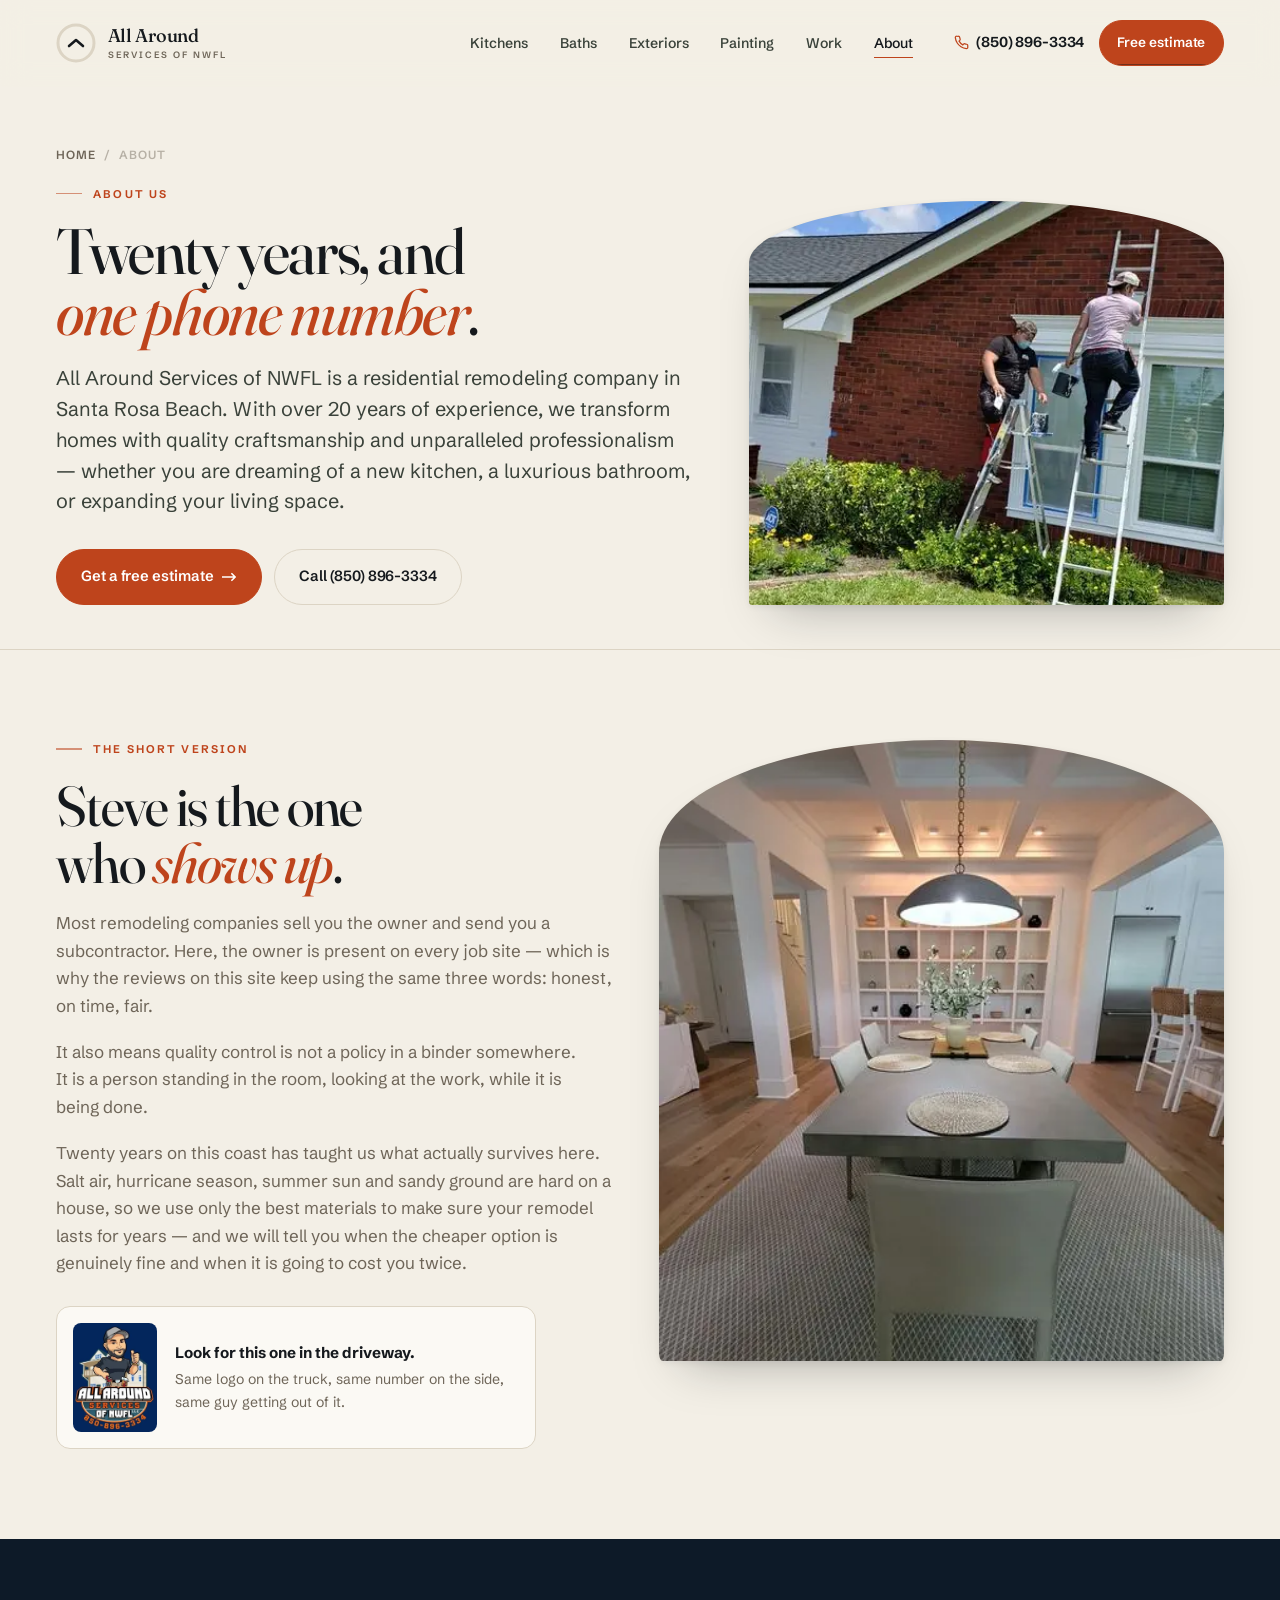
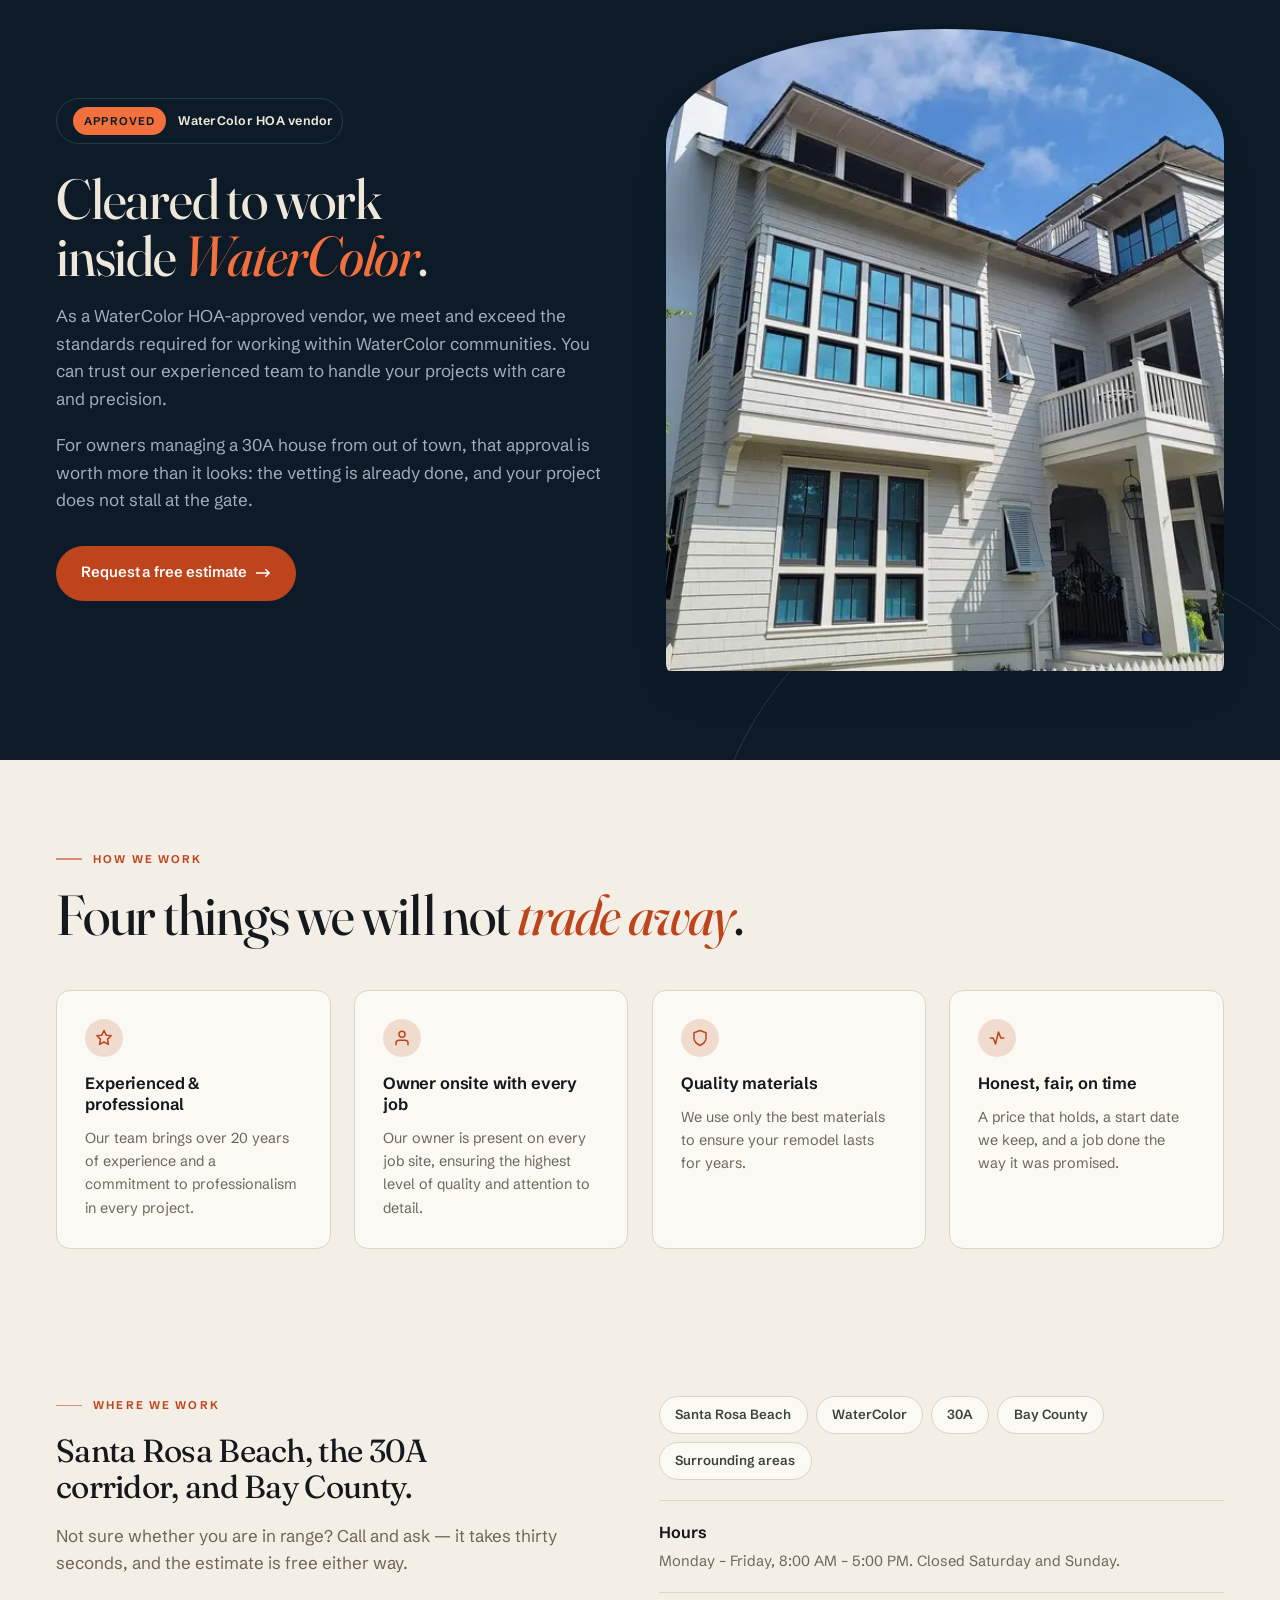
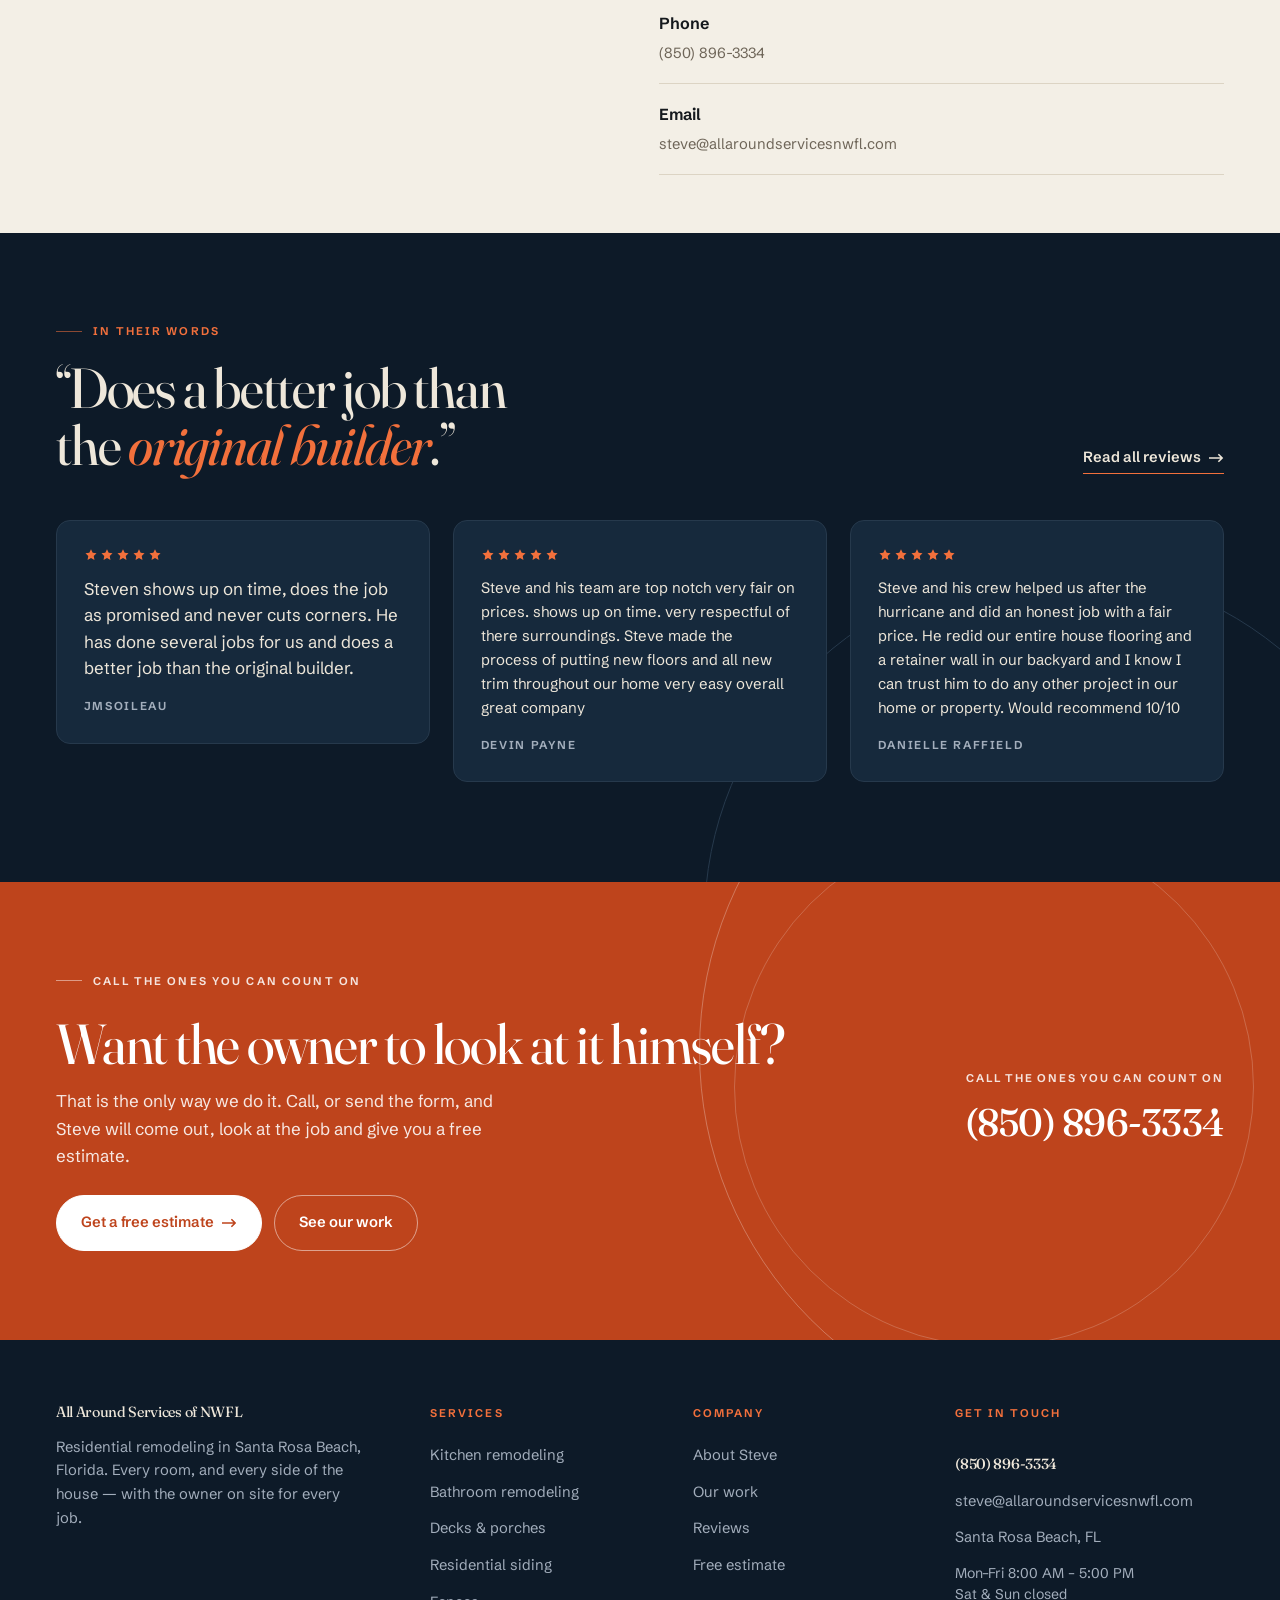
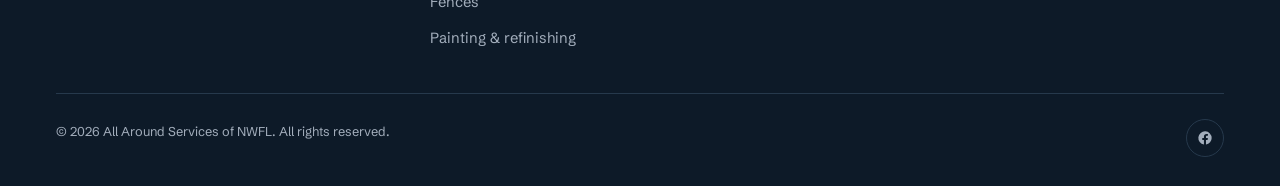
<file: about.html>
<!DOCTYPE html>
<html lang="en">
<head>
<meta charset="utf-8">
<meta name="viewport" content="width=device-width, initial-scale=1">
<title>About Steve &amp; All Around Services of NWFL | Santa Rosa Beach, FL</title>
<meta name="description" content="Over 20 years of remodeling on the Northwest Florida coast, with the owner on every job site. WaterColor HOA approved vendor serving 30A, Santa Rosa Beach and Bay County.">
<link rel="canonical" href="https://www.allaroundservicesnwfl.com/about.html">
<meta name="theme-color" content="#F3EFE6">

<meta property="og:type" content="website">
<meta property="og:site_name" content="All Around Services of NWFL">
<meta property="og:title" content="About All Around Services of NWFL">
<meta property="og:description" content="Over 20 years of remodeling on the Northwest Florida coast, with the owner on every job site. WaterColor HOA approved vendor serving 30A, Santa Rosa Beach and Bay County.">
<meta property="og:url" content="https://www.allaroundservicesnwfl.com/about.html">
<meta property="og:image" content="https://www.allaroundservicesnwfl.com/assets/img/og.png">
<meta property="og:image:width" content="1200">
<meta property="og:image:height" content="630">
<meta name="twitter:card" content="summary_large_image">

<link rel="preconnect" href="https://fonts.googleapis.com">
<link rel="preconnect" href="https://fonts.gstatic.com" crossorigin>
<link href="https://fonts.googleapis.com/css2?family=Fraunces:ital,opsz,wght,SOFT,WONK@0,9..144,300..700,0..100,0..1;1,9..144,300..700,0..100,0..1&amp;family=Schibsted+Grotesk:wght@400..700&amp;display=swap" rel="stylesheet">
<link rel="stylesheet" href="assets/css/site.css">
<link rel="icon" href="data:image/svg+xml,%3Csvg xmlns='http://www.w3.org/2000/svg' viewBox='0 0 40 40'%3E%3Crect width='40' height='40' rx='9' fill='%230D1A28'/%3E%3Ccircle cx='20' cy='20' r='13' fill='none' stroke='%23BE441C' stroke-width='3'/%3E%3Cpath d='M13 23l7-6 7 6' fill='none' stroke='%23F3EFE6' stroke-width='2.6' stroke-linecap='round' stroke-linejoin='round'/%3E%3C/svg%3E">
<link rel="apple-touch-icon" href="assets/img/apple-touch-icon.png">
<link rel="manifest" href="site.webmanifest">
</head>
<body>
<a class="skip" href="#main">Skip to content</a>

<!-- ======================================================= HEADER -->
<header class="hdr">
  <div class="wrap hdr-in">
    <a class="logo" href="index.html" aria-label="All Around Services of NWFL &mdash; home">
      <svg class="logo-ring" viewBox="0 0 40 40" aria-hidden="true">
        <circle class="trk" cx="20" cy="20" r="18"/>
        <circle class="prg" cx="20" cy="20" r="18"/>
        <path class="roof" d="M13 23l7-6 7 6"/>
      </svg>
      <span class="logo-txt"><b>All Around</b><span>Services of NWFL</span></span>
    </a>

    <nav class="nav" aria-label="Primary">
      <a href="kitchens.html">Kitchens</a>
      <a href="bathrooms.html">Baths</a>
      <a href="exteriors.html">Exteriors</a>
      <a href="painting.html">Painting</a>
      <a href="work.html">Work</a>
      <a href="about.html" aria-current="page">About</a>
    </nav>

    <div class="hdr-cta">
      <a class="hdr-tel" href="tel:+18508963334">
        <svg viewBox="0 0 24 24" aria-hidden="true"><path d="M22 16.9v3a2 2 0 0 1-2.2 2 19.8 19.8 0 0 1-8.6-3.1 19.5 19.5 0 0 1-6-6A19.8 19.8 0 0 1 2.1 4.2 2 2 0 0 1 4.1 2h3a2 2 0 0 1 2 1.7c.1 1 .4 1.9.7 2.8a2 2 0 0 1-.5 2.1L8.1 9.8a16 16 0 0 0 6 6l1.2-1.2a2 2 0 0 1 2.1-.5c.9.3 1.8.6 2.8.7a2 2 0 0 1 1.8 2.1z"/></svg>
        <span class="tel-full">(850) 896-3334</span><span class="tel-short">Call</span>
      </a>
      <a class="btn btn-clay btn-sm" href="contact.html">Free estimate</a>
    </div>

    <button class="burger" aria-label="Open menu" aria-expanded="false" aria-controls="drawer"><i></i><i></i><i></i></button>
  </div>
</header>

<div class="drawer" id="drawer" aria-hidden="true">
  <nav aria-label="Mobile">
    <a href="index.html"><small>01</small> Home</a>
    <a href="kitchens.html"><small>02</small> Kitchens</a>
    <a href="bathrooms.html"><small>03</small> Bathrooms</a>
    <a href="exteriors.html"><small>04</small> Decks, Siding &amp; Fences</a>
    <a href="painting.html"><small>05</small> Painting</a>
    <a href="work.html"><small>06</small> Our Work</a>
    <a href="about.html"><small>07</small> About</a>
    <a href="reviews.html"><small>08</small> Reviews</a>
    <a href="contact.html"><small>09</small> Free Estimate</a>
  </nav>
  <div class="drawer-foot">
    <a href="tel:+18508963334">(850) 896-3334</a>
    <a href="mailto:steve@allaroundservicesnwfl.com">steve@allaroundservicesnwfl.com</a>
    <span class="hrs">Mon&ndash;Fri 8:00 AM &ndash; 5:00 PM &middot; Santa Rosa Beach, FL</span>
  </div>
</div>

<main id="main">

<!-- ==================================================== PAGE HERO -->
<section class="phero">
  <div class="wrap phero-grid">
    <div>
      <nav class="crumbs" aria-label="Breadcrumb">
        <a href="index.html">Home</a><span>/</span><span>About</span>
      </nav>
      <p class="label">About us</p>
      <h1 class="d1" style="font-size:clamp(2.4rem,5vw,4.4rem)">Twenty years, and <em>one phone number</em>.</h1>
      <p class="lede" style="margin-top:1.3rem">All Around Services of NWFL is a residential remodeling company in Santa Rosa Beach. With over 20 years of experience, we transform homes with quality craftsmanship and unparalleled professionalism &mdash; whether you are dreaming of a new kitchen, a luxurious bathroom, or expanding your living space.</p>
      <div class="hero-acts" style="margin:2rem 0 0"><a class="btn btn-clay" href="contact.html">Get a free estimate <svg viewBox="0 0 16 10" aria-hidden="true"><path d="M0 5h14M10 1l4 4-4 4"/></svg></a><a class="btn btn-ghost" href="tel:+18508963334">Call (850) 896-3334</a></div>
    </div>
    <div class="phero-media"><img src="assets/img/painting-crew-450.webp" srcset="assets/img/painting-crew-400.webp 400w, assets/img/painting-crew-450.webp 450w" sizes="(max-width:900px) 100vw, 42vw" width="450" height="600" alt="Two members of the All Around Services crew painting a house exterior" loading="eager" decoding="async"></div>
  </div>
</section>

<section class="sec">
  <div class="wrap cols-2">
    <div data-rise>
      <p class="label">The short version</p>
      <h2 class="d2">Steve is the one who <em>shows up</em>.</h2>
      <p class="sub" style="margin-top:1.1rem">Most remodeling companies sell you the owner and send you a subcontractor. Here, the owner is present on every job site &mdash; which is why the reviews on this site keep using the same three words: honest, on time, fair.</p>
      <p class="sub">It also means quality control is not a policy in a binder somewhere. It is a person standing in the room, looking at the work, while it is being done.</p>
      <p class="sub">Twenty years on this coast has taught us what actually survives here. Salt air, hurricane season, summer sun and sandy ground are hard on a house, so we use only the best materials to make sure your remodel lasts for years &mdash; and we will tell you when the cheaper option is genuinely fine and when it is going to cost you twice.</p>
      <div class="truck">
        <img src="assets/img/logo-truck-400.webp" srcset="assets/img/logo-truck-400.webp 400w, assets/img/logo-truck-551.webp 551w" sizes="84px" width="400" height="523" alt="All Around Services of NWFL truck logo" loading="lazy" decoding="async">
        <p><b>Look for this one in the driveway.</b>Same logo on the truck, same number on the side, same guy getting out of it.</p>
      </div>
    </div>
    <div data-rise="80">
      <div class="portrait"><img src="assets/img/dining-coffered-450.webp" srcset="assets/img/dining-coffered-400.webp 400w, assets/img/dining-coffered-450.webp 450w" sizes="(max-width:900px) 100vw, 45vw" width="450" height="600" alt="Dining room with a coffered ceiling and built-in shelving" loading="lazy" decoding="async"></div>
    </div>
  </div>
</section>

<section class="sec band">
  <div class="wrap band-in hoa">
    <div data-rise>
      <span class="seal"><em>Approved</em> WaterColor HOA vendor</span>
      <h2 class="d2">Cleared to work inside <em>WaterColor</em>.</h2>
      <p class="sub" style="margin-top:1.1rem">As a WaterColor HOA-approved vendor, we meet and exceed the standards required for working within WaterColor communities. You can trust our experienced team to handle your projects with care and precision.</p>
      <p class="sub">For owners managing a 30A house from out of town, that approval is worth more than it looks: the vetting is already done, and your project does not stall at the gate.</p>
      <div class="hero-acts" style="margin:2rem 0 0">
        <a class="btn btn-clay" href="contact.html">Request a free estimate <svg viewBox="0 0 16 10" aria-hidden="true"><path d="M0 5h14M10 1l4 4-4 4"/></svg></a>
      </div>
    </div>
    <div class="hoa-media" data-rise="90"><img src="assets/img/exterior-large-800.webp" srcset="assets/img/exterior-large-400.webp 400w, assets/img/exterior-large-800.webp 800w" sizes="(max-width:900px) 100vw, 45vw" width="800" height="600" alt="Large coastal home with stacked porches, of the kind found throughout the 30A communities" loading="lazy" decoding="async"></div>
  </div>
</section>

<section class="sec">
  <div class="wrap">
    <div class="sec-head" data-rise>
      <p class="label">How we work</p>
      <h2 class="d2">Four things we will not <em>trade away</em>.</h2>
    </div>
    <div class="why">
      <div class="why-card" data-rise>
        <div class="why-ico"><svg viewBox="0 0 24 24" aria-hidden="true"><path d="M12 2l2.9 6.2 6.6.9-4.8 4.7 1.2 6.7L12 17.3 6.1 20.5l1.2-6.7L2.5 9.1l6.6-.9z"/></svg></div>
        <h3>Experienced &amp; professional</h3>
        <p>Our team brings over 20 years of experience and a commitment to professionalism in every project.</p>
      </div>
      <div class="why-card" data-rise="70">
        <div class="why-ico"><svg viewBox="0 0 24 24" aria-hidden="true"><path d="M20 21v-2a4 4 0 0 0-4-4H8a4 4 0 0 0-4 4v2"/><circle cx="12" cy="7" r="4"/></svg></div>
        <h3>Owner onsite with every job</h3>
        <p>Our owner is present on every job site, ensuring the highest level of quality and attention to detail.</p>
      </div>
      <div class="why-card" data-rise="140">
        <div class="why-ico"><svg viewBox="0 0 24 24" aria-hidden="true"><path d="M12 22s8-4 8-10V5l-8-3-8 3v7c0 6 8 10 8 10z"/></svg></div>
        <h3>Quality materials</h3>
        <p>We use only the best materials to ensure your remodel lasts for years.</p>
      </div>
      <div class="why-card" data-rise="210">
        <div class="why-ico"><svg viewBox="0 0 24 24" aria-hidden="true"><path d="M3 12h4l3 8 4-16 3 8h4"/></svg></div>
        <h3>Honest, fair, on time</h3>
        <p>A price that holds, a start date we keep, and a job done the way it was promised.</p>
      </div>
    </div>
  </div>
</section>

<section class="sec sec-tight">
  <div class="wrap cols-2">
    <div data-rise>
      <p class="label">Where we work</p>
      <h2 class="d3">Santa Rosa Beach, the 30A corridor, and Bay County.</h2>
      <p class="sub" style="margin-top:1rem">Not sure whether you are in range? Call and ask &mdash; it takes thirty seconds, and the estimate is free either way.</p>
    </div>
    <div data-rise="80">
      <!-- EDIT: confirm with Steve which communities to list here. -->
      <div class="areas" style="margin-bottom:1.3rem">
        <span>Santa Rosa Beach</span><span>WaterColor</span><span>30A</span>
        <span>Bay County</span><span>Surrounding areas</span>
      </div>
      <dl class="deflist">
        <div><dt>Hours</dt><dd>Monday &ndash; Friday, 8:00 AM &ndash; 5:00 PM. Closed Saturday and Sunday.</dd></div>
        <div><dt>Phone</dt><dd><a href="tel:+18508963334" style="text-decoration:none">(850) 896-3334</a></dd></div>
        <div><dt>Email</dt><dd><a href="mailto:steve@allaroundservicesnwfl.com" style="text-decoration:none;word-break:break-all">steve@allaroundservicesnwfl.com</a></dd></div>
      </dl>
    </div>
  </div>
</section>

<section class="sec band">
  <div class="wrap band-in">
    <div class="sec-head split" data-rise>
      <div><p class="label">In their words</p><h2 class="d2">&ldquo;Does a better job than the <em>original builder</em>.&rdquo;</h2></div>
      <a class="txtlink" href="reviews.html">Read all reviews <svg viewBox="0 0 16 10" aria-hidden="true"><path d="M0 5h14M10 1l4 4-4 4"/></svg></a>
    </div>
    <div class="revs" data-rise>
      <figure class="rev rev-lg"><div class="stars" aria-label="5 out of 5 stars"><svg viewBox="0 0 24 24" aria-hidden="true"><path d="M12 2l2.9 6.2 6.6.9-4.8 4.7 1.2 6.7L12 17.3 6.1 20.5l1.2-6.7L2.5 9.1l6.6-.9z"/></svg><svg viewBox="0 0 24 24" aria-hidden="true"><path d="M12 2l2.9 6.2 6.6.9-4.8 4.7 1.2 6.7L12 17.3 6.1 20.5l1.2-6.7L2.5 9.1l6.6-.9z"/></svg><svg viewBox="0 0 24 24" aria-hidden="true"><path d="M12 2l2.9 6.2 6.6.9-4.8 4.7 1.2 6.7L12 17.3 6.1 20.5l1.2-6.7L2.5 9.1l6.6-.9z"/></svg><svg viewBox="0 0 24 24" aria-hidden="true"><path d="M12 2l2.9 6.2 6.6.9-4.8 4.7 1.2 6.7L12 17.3 6.1 20.5l1.2-6.7L2.5 9.1l6.6-.9z"/></svg><svg viewBox="0 0 24 24" aria-hidden="true"><path d="M12 2l2.9 6.2 6.6.9-4.8 4.7 1.2 6.7L12 17.3 6.1 20.5l1.2-6.7L2.5 9.1l6.6-.9z"/></svg></div><blockquote><p>Steven shows up on time, does the job as promised and never cuts corners. He has done several jobs for us and does a better job than the original builder.</p></blockquote><figcaption><cite>jmsoileau</cite></figcaption></figure>
      <figure class="rev"><div class="stars" aria-label="5 out of 5 stars"><svg viewBox="0 0 24 24" aria-hidden="true"><path d="M12 2l2.9 6.2 6.6.9-4.8 4.7 1.2 6.7L12 17.3 6.1 20.5l1.2-6.7L2.5 9.1l6.6-.9z"/></svg><svg viewBox="0 0 24 24" aria-hidden="true"><path d="M12 2l2.9 6.2 6.6.9-4.8 4.7 1.2 6.7L12 17.3 6.1 20.5l1.2-6.7L2.5 9.1l6.6-.9z"/></svg><svg viewBox="0 0 24 24" aria-hidden="true"><path d="M12 2l2.9 6.2 6.6.9-4.8 4.7 1.2 6.7L12 17.3 6.1 20.5l1.2-6.7L2.5 9.1l6.6-.9z"/></svg><svg viewBox="0 0 24 24" aria-hidden="true"><path d="M12 2l2.9 6.2 6.6.9-4.8 4.7 1.2 6.7L12 17.3 6.1 20.5l1.2-6.7L2.5 9.1l6.6-.9z"/></svg><svg viewBox="0 0 24 24" aria-hidden="true"><path d="M12 2l2.9 6.2 6.6.9-4.8 4.7 1.2 6.7L12 17.3 6.1 20.5l1.2-6.7L2.5 9.1l6.6-.9z"/></svg></div><blockquote><p>Steve and his team are top notch very fair on prices. shows up on time. very respectful of there surroundings. Steve made the process of putting new floors and all new trim throughout our home very easy overall great company</p></blockquote><figcaption><cite>Devin Payne</cite></figcaption></figure>
      <figure class="rev"><div class="stars" aria-label="5 out of 5 stars"><svg viewBox="0 0 24 24" aria-hidden="true"><path d="M12 2l2.9 6.2 6.6.9-4.8 4.7 1.2 6.7L12 17.3 6.1 20.5l1.2-6.7L2.5 9.1l6.6-.9z"/></svg><svg viewBox="0 0 24 24" aria-hidden="true"><path d="M12 2l2.9 6.2 6.6.9-4.8 4.7 1.2 6.7L12 17.3 6.1 20.5l1.2-6.7L2.5 9.1l6.6-.9z"/></svg><svg viewBox="0 0 24 24" aria-hidden="true"><path d="M12 2l2.9 6.2 6.6.9-4.8 4.7 1.2 6.7L12 17.3 6.1 20.5l1.2-6.7L2.5 9.1l6.6-.9z"/></svg><svg viewBox="0 0 24 24" aria-hidden="true"><path d="M12 2l2.9 6.2 6.6.9-4.8 4.7 1.2 6.7L12 17.3 6.1 20.5l1.2-6.7L2.5 9.1l6.6-.9z"/></svg><svg viewBox="0 0 24 24" aria-hidden="true"><path d="M12 2l2.9 6.2 6.6.9-4.8 4.7 1.2 6.7L12 17.3 6.1 20.5l1.2-6.7L2.5 9.1l6.6-.9z"/></svg></div><blockquote><p>Steve and his crew helped us after the hurricane and did an honest job with a fair price. He redid our entire house flooring and a retainer wall in our backyard and I know I can trust him to do any other project in our home or property. Would recommend 10/10</p></blockquote><figcaption><cite>Danielle Raffield</cite></figcaption></figure>
    </div>
  </div>
</section>

<!-- ========================================================== CTA -->
<section class="sec cta">
  <div class="wrap cta-in">
    <div>
      <p class="label">Call the ones you can count on</p>
      <h2 class="d2">Want the owner to look at it himself?</h2>
      <p>That is the only way we do it. Call, or send the form, and Steve will come out, look at the job and give you a free estimate.</p>
      <div class="cta-acts">
        <a class="btn" href="contact.html">Get a free estimate <svg viewBox="0 0 16 10" aria-hidden="true"><path d="M0 5h14M10 1l4 4-4 4"/></svg></a>
        <a class="btn btn-ghost" href="work.html">See our work</a>
      </div>
    </div>
    <a class="cta-tel" href="tel:+18508963334">
      <small>Call the ones you can count on</small>
      <b>(850) 896-3334</b>
    </a>
  </div>
</section>

</main>

<!-- ======================================================= FOOTER -->
<footer class="ftr">
  <div class="wrap">
    <div class="ftr-top">
      <div class="ftr-brand">
        <p class="d3">All Around Services of NWFL</p>
        <p>Residential remodeling in Santa Rosa Beach, Florida. Every room, and every side of the house &mdash; with the owner on site for every job.</p>
      </div>
      <div>
        <h4>Services</h4>
        <ul>
          <li><a href="kitchens.html">Kitchen remodeling</a></li>
          <li><a href="bathrooms.html">Bathroom remodeling</a></li>
          <li><a href="exteriors.html#decks">Decks &amp; porches</a></li>
          <li><a href="exteriors.html#siding">Residential siding</a></li>
          <li><a href="exteriors.html#fences">Fences</a></li>
          <li><a href="painting.html">Painting &amp; refinishing</a></li>
        </ul>
      </div>
      <div>
        <h4>Company</h4>
        <ul>
          <li><a href="about.html">About Steve</a></li>
          <li><a href="work.html">Our work</a></li>
          <li><a href="reviews.html">Reviews</a></li>
          <li><a href="contact.html">Free estimate</a></li>
        </ul>
      </div>
      <div class="ftr-cta">
        <h4>Get in touch</h4>
        <a class="ftr-tel" href="tel:+18508963334">(850) 896-3334</a>
        <a href="mailto:steve@allaroundservicesnwfl.com">steve@allaroundservicesnwfl.com</a>
        <a href="https://www.google.com/maps/search/?api=1&amp;query=Santa+Rosa+Beach,+FL" target="_blank" rel="noopener">Santa Rosa Beach, FL</a>
        <span style="color:var(--on-navy-mute);font-size:.88rem;line-height:1.5">Mon&ndash;Fri 8:00 AM &ndash; 5:00 PM<br>Sat &amp; Sun closed</span>
      </div>
    </div>
    <div class="ftr-bottom">
      <p>&copy; <span data-year>2026</span> All Around Services of NWFL. All rights reserved.</p>
      <div class="ftr-social">
        <a href="https://www.facebook.com/allaroundservicesofnwfl" target="_blank" rel="noopener" aria-label="All Around Services of NWFL on Facebook">
          <svg viewBox="0 0 24 24" aria-hidden="true"><path d="M22 12a10 10 0 1 0-11.6 9.9v-7H7.9V12h2.5V9.8c0-2.5 1.5-3.9 3.8-3.9 1.1 0 2.2.2 2.2.2v2.5h-1.3c-1.2 0-1.6.8-1.6 1.6V12h2.8l-.4 2.9h-2.4v7A10 10 0 0 0 22 12z"/></svg>
        </a>
      </div>
    </div>
  </div>
</footer>

<script src="assets/js/site.js" defer></script>
</body>
</html>
</file>
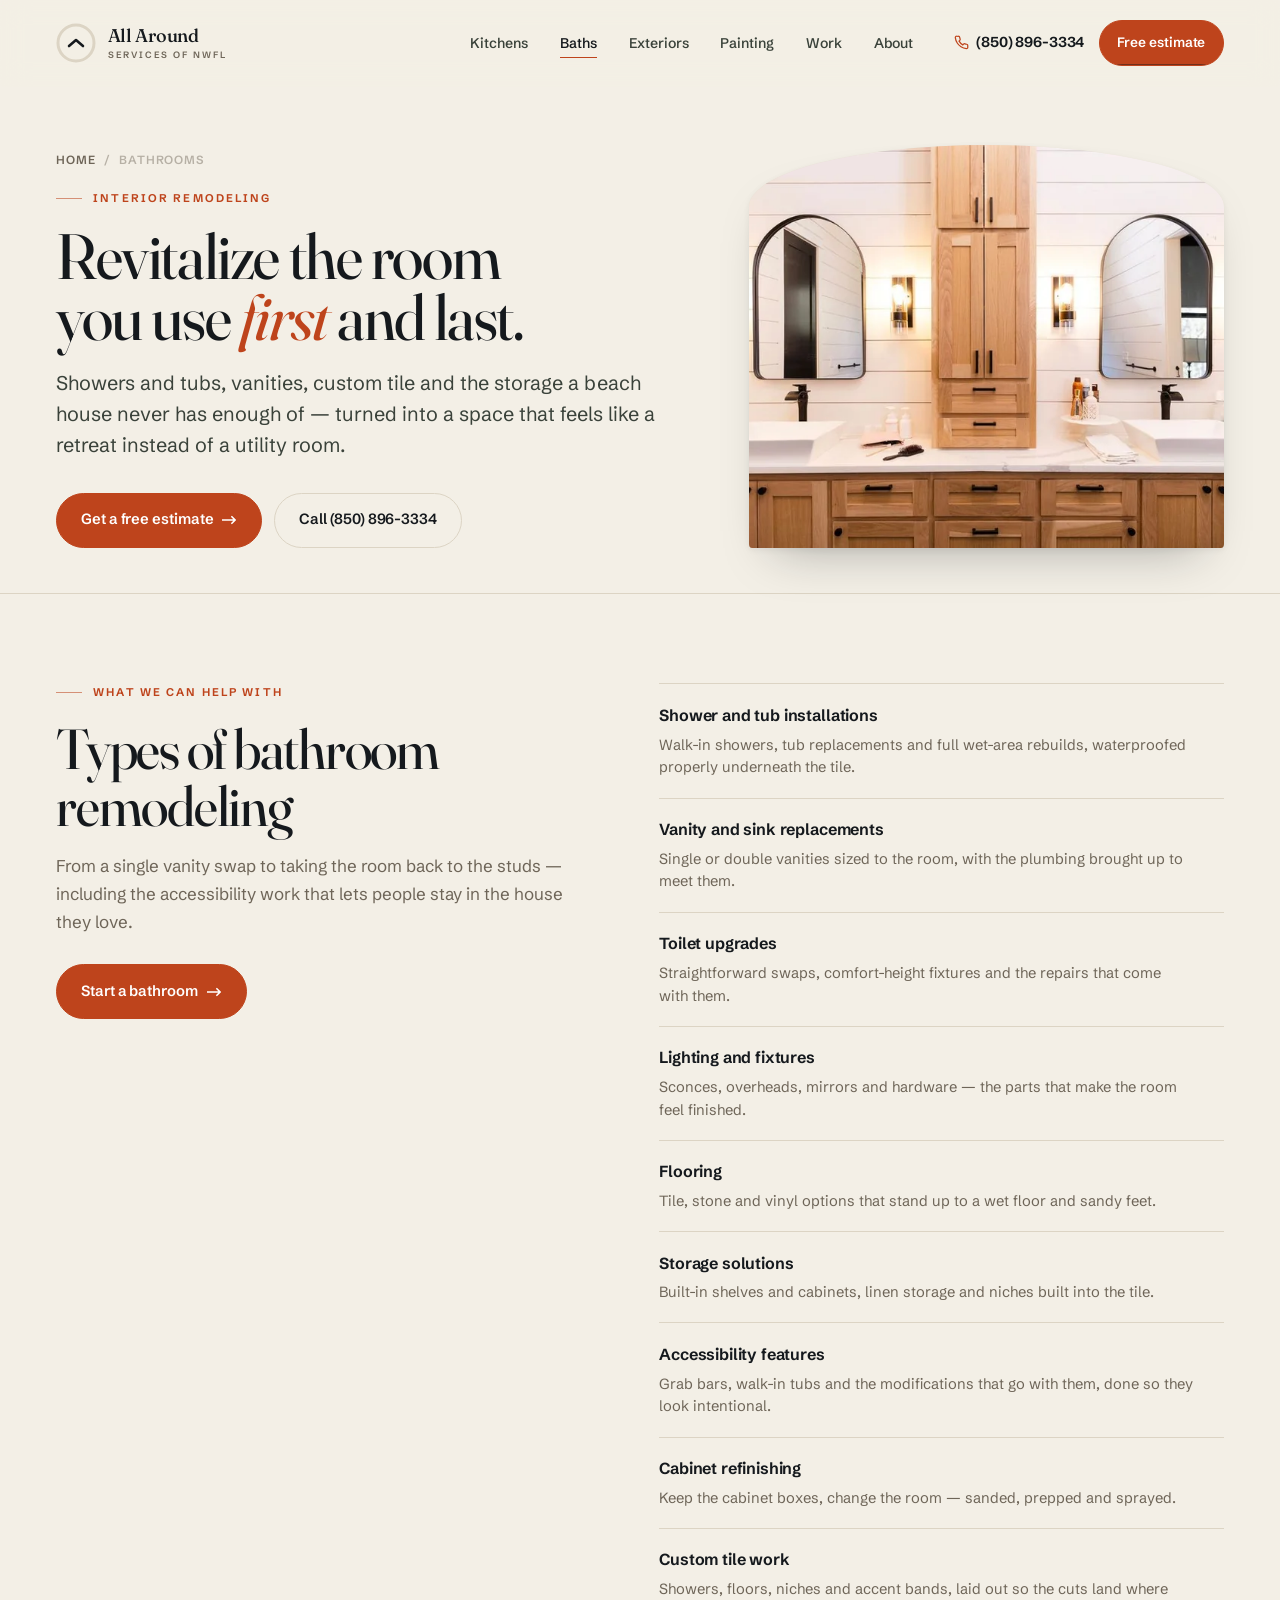
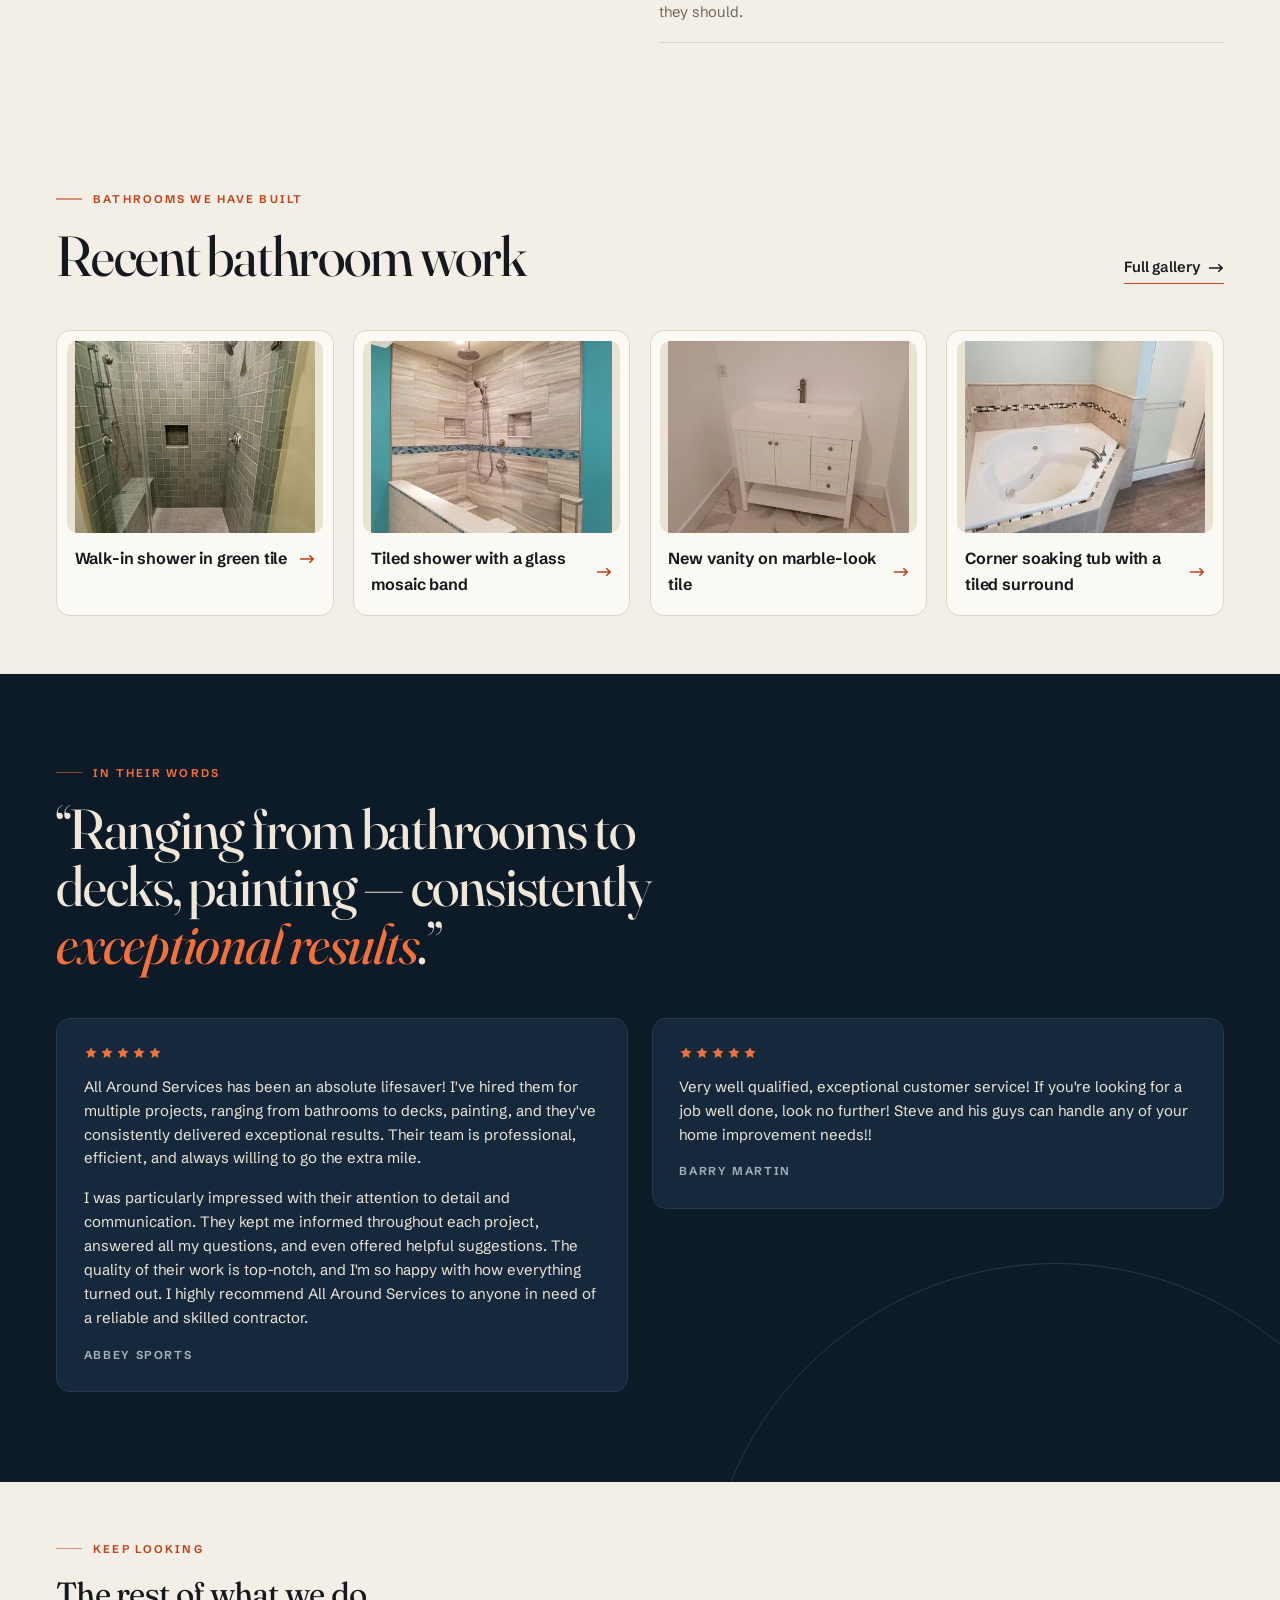
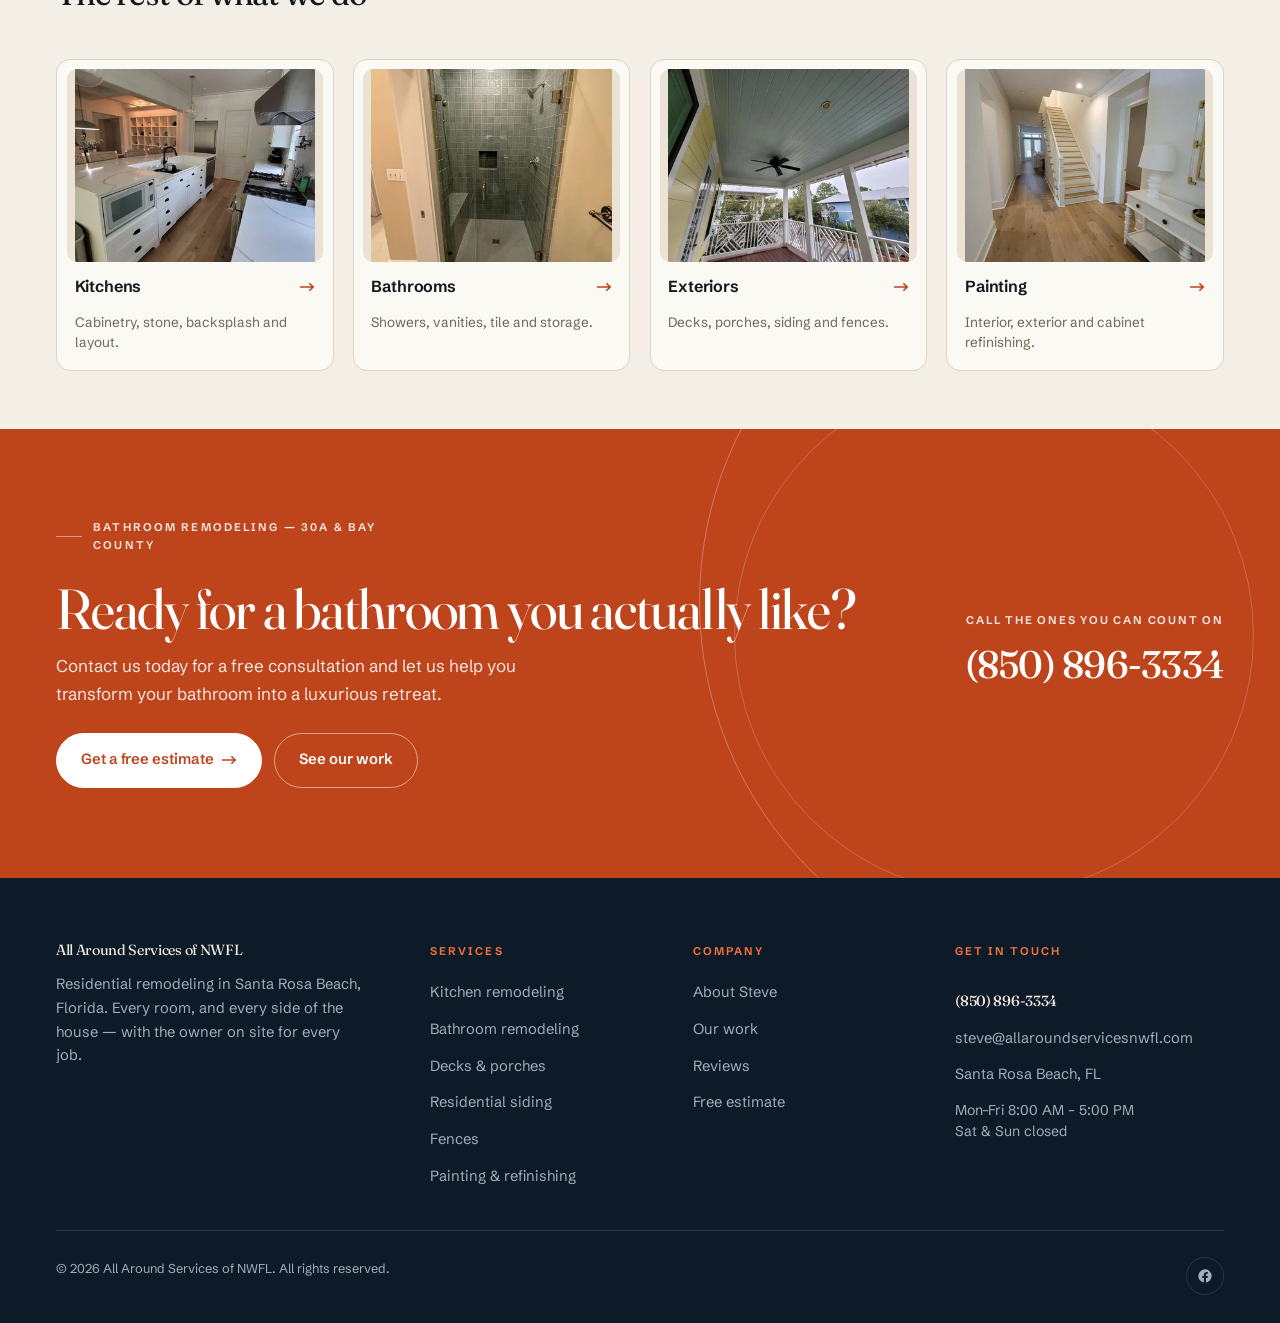
<file: bathrooms.html>
<!DOCTYPE html>
<html lang="en">
<head>
<meta charset="utf-8">
<meta name="viewport" content="width=device-width, initial-scale=1">
<title>Bathroom Remodeling in Santa Rosa Beach &amp; 30A | All Around Services of NWFL</title>
<meta name="description" content="Showers and tubs, vanities, custom tile work, storage and accessibility features. Bathroom remodeling across 30A and Bay County, Florida. Free estimates.">
<link rel="canonical" href="https://www.allaroundservicesnwfl.com/bathrooms.html">
<meta name="theme-color" content="#F3EFE6">

<meta property="og:type" content="website">
<meta property="og:site_name" content="All Around Services of NWFL">
<meta property="og:title" content="Bathroom remodeling on 30A — All Around Services of NWFL">
<meta property="og:description" content="Showers and tubs, vanities, custom tile work, storage and accessibility features. Bathroom remodeling across 30A and Bay County, Florida. Free estimates.">
<meta property="og:url" content="https://www.allaroundservicesnwfl.com/bathrooms.html">
<meta property="og:image" content="https://www.allaroundservicesnwfl.com/assets/img/og.png">
<meta property="og:image:width" content="1200">
<meta property="og:image:height" content="630">
<meta name="twitter:card" content="summary_large_image">

<link rel="preconnect" href="https://fonts.googleapis.com">
<link rel="preconnect" href="https://fonts.gstatic.com" crossorigin>
<link href="https://fonts.googleapis.com/css2?family=Fraunces:ital,opsz,wght,SOFT,WONK@0,9..144,300..700,0..100,0..1;1,9..144,300..700,0..100,0..1&amp;family=Schibsted+Grotesk:wght@400..700&amp;display=swap" rel="stylesheet">
<link rel="stylesheet" href="assets/css/site.css">
<link rel="icon" href="data:image/svg+xml,%3Csvg xmlns='http://www.w3.org/2000/svg' viewBox='0 0 40 40'%3E%3Crect width='40' height='40' rx='9' fill='%230D1A28'/%3E%3Ccircle cx='20' cy='20' r='13' fill='none' stroke='%23BE441C' stroke-width='3'/%3E%3Cpath d='M13 23l7-6 7 6' fill='none' stroke='%23F3EFE6' stroke-width='2.6' stroke-linecap='round' stroke-linejoin='round'/%3E%3C/svg%3E">
<link rel="apple-touch-icon" href="assets/img/apple-touch-icon.png">
<link rel="manifest" href="site.webmanifest">
</head>
<body>
<a class="skip" href="#main">Skip to content</a>

<!-- ======================================================= HEADER -->
<header class="hdr">
  <div class="wrap hdr-in">
    <a class="logo" href="index.html" aria-label="All Around Services of NWFL &mdash; home">
      <svg class="logo-ring" viewBox="0 0 40 40" aria-hidden="true">
        <circle class="trk" cx="20" cy="20" r="18"/>
        <circle class="prg" cx="20" cy="20" r="18"/>
        <path class="roof" d="M13 23l7-6 7 6"/>
      </svg>
      <span class="logo-txt"><b>All Around</b><span>Services of NWFL</span></span>
    </a>

    <nav class="nav" aria-label="Primary">
      <a href="kitchens.html">Kitchens</a>
      <a href="bathrooms.html" aria-current="page">Baths</a>
      <a href="exteriors.html">Exteriors</a>
      <a href="painting.html">Painting</a>
      <a href="work.html">Work</a>
      <a href="about.html">About</a>
    </nav>

    <div class="hdr-cta">
      <a class="hdr-tel" href="tel:+18508963334">
        <svg viewBox="0 0 24 24" aria-hidden="true"><path d="M22 16.9v3a2 2 0 0 1-2.2 2 19.8 19.8 0 0 1-8.6-3.1 19.5 19.5 0 0 1-6-6A19.8 19.8 0 0 1 2.1 4.2 2 2 0 0 1 4.1 2h3a2 2 0 0 1 2 1.7c.1 1 .4 1.9.7 2.8a2 2 0 0 1-.5 2.1L8.1 9.8a16 16 0 0 0 6 6l1.2-1.2a2 2 0 0 1 2.1-.5c.9.3 1.8.6 2.8.7a2 2 0 0 1 1.8 2.1z"/></svg>
        <span class="tel-full">(850) 896-3334</span><span class="tel-short">Call</span>
      </a>
      <a class="btn btn-clay btn-sm" href="contact.html">Free estimate</a>
    </div>

    <button class="burger" aria-label="Open menu" aria-expanded="false" aria-controls="drawer"><i></i><i></i><i></i></button>
  </div>
</header>

<div class="drawer" id="drawer" aria-hidden="true">
  <nav aria-label="Mobile">
    <a href="index.html"><small>01</small> Home</a>
    <a href="kitchens.html"><small>02</small> Kitchens</a>
    <a href="bathrooms.html"><small>03</small> Bathrooms</a>
    <a href="exteriors.html"><small>04</small> Decks, Siding &amp; Fences</a>
    <a href="painting.html"><small>05</small> Painting</a>
    <a href="work.html"><small>06</small> Our Work</a>
    <a href="about.html"><small>07</small> About</a>
    <a href="reviews.html"><small>08</small> Reviews</a>
    <a href="contact.html"><small>09</small> Free Estimate</a>
  </nav>
  <div class="drawer-foot">
    <a href="tel:+18508963334">(850) 896-3334</a>
    <a href="mailto:steve@allaroundservicesnwfl.com">steve@allaroundservicesnwfl.com</a>
    <span class="hrs">Mon&ndash;Fri 8:00 AM &ndash; 5:00 PM &middot; Santa Rosa Beach, FL</span>
  </div>
</div>

<main id="main">

<!-- ==================================================== PAGE HERO -->
<section class="phero">
  <div class="wrap phero-grid">
    <div>
      <nav class="crumbs" aria-label="Breadcrumb">
        <a href="index.html">Home</a><span>/</span><span>Bathrooms</span>
      </nav>
      <p class="label">Interior remodeling</p>
      <h1 class="d1" style="font-size:clamp(2.4rem,5vw,4.4rem)">Revitalize the room you use <em>first</em> and last.</h1>
      <p class="lede" style="margin-top:1.3rem">Showers and tubs, vanities, custom tile and the storage a beach house never has enough of &mdash; turned into a space that feels like a retreat instead of a utility room.</p>
      <div class="hero-acts" style="margin:2rem 0 0"><a class="btn btn-clay" href="contact.html">Get a free estimate <svg viewBox="0 0 16 10" aria-hidden="true"><path d="M0 5h14M10 1l4 4-4 4"/></svg></a><a class="btn btn-ghost" href="tel:+18508963334">Call (850) 896-3334</a></div>
    </div>
    <div class="phero-media"><img src="assets/img/bath-double-vanity-800.webp" srcset="assets/img/bath-double-vanity-400.webp 400w, assets/img/bath-double-vanity-800.webp 800w, assets/img/bath-double-vanity-900.webp 900w" sizes="(max-width:900px) 100vw, 42vw" width="800" height="533" alt="Bathroom remodel with a double vanity, oak cabinetry and arched mirrors" loading="eager" decoding="async"></div>
  </div>
</section>

<section class="sec">
  <div class="wrap cols-2">
    <div data-rise>
      <p class="label">What we can help with</p>
      <h2 class="d2">Types of bathroom remodeling</h2>
      <p class="sub" style="margin-top:1.1rem">From a single vanity swap to taking the room back to the studs &mdash; including the accessibility work that lets people stay in the house they love.</p>
      <div class="hero-acts" style="margin:1.8rem 0 0">
        <a class="btn btn-clay" href="contact.html?service=Bathroom+Remodeling">Start a bathroom <svg viewBox="0 0 16 10" aria-hidden="true"><path d="M0 5h14M10 1l4 4-4 4"/></svg></a>
      </div>
    </div>
    <div data-rise="80">
      <dl class="deflist">
      <div><dt>Shower and tub installations</dt><dd>Walk-in showers, tub replacements and full wet-area rebuilds, waterproofed properly underneath the tile.</dd></div>
      <div><dt>Vanity and sink replacements</dt><dd>Single or double vanities sized to the room, with the plumbing brought up to meet them.</dd></div>
      <div><dt>Toilet upgrades</dt><dd>Straightforward swaps, comfort-height fixtures and the repairs that come with them.</dd></div>
      <div><dt>Lighting and fixtures</dt><dd>Sconces, overheads, mirrors and hardware &mdash; the parts that make the room feel finished.</dd></div>
      <div><dt>Flooring</dt><dd>Tile, stone and vinyl options that stand up to a wet floor and sandy feet.</dd></div>
      <div><dt>Storage solutions</dt><dd>Built-in shelves and cabinets, linen storage and niches built into the tile.</dd></div>
      <div><dt>Accessibility features</dt><dd>Grab bars, walk-in tubs and the modifications that go with them, done so they look intentional.</dd></div>
      <div><dt>Cabinet refinishing</dt><dd>Keep the cabinet boxes, change the room &mdash; sanded, prepped and sprayed.</dd></div>
      <div><dt>Custom tile work</dt><dd>Showers, floors, niches and accent bands, laid out so the cuts land where they should.</dd></div>
    </dl>
    </div>
  </div>
</section>

<section class="sec sec-tight">
  <div class="wrap">
    <div class="sec-head split" data-rise>
      <div><p class="label">Bathrooms we have built</p><h2 class="d2">Recent bathroom work</h2></div>
      <a class="txtlink" href="work.html">Full gallery <svg viewBox="0 0 16 10" aria-hidden="true"><path d="M0 5h14M10 1l4 4-4 4"/></svg></a>
    </div>
    <div class="xlinks">
      <a class="xlink" href="work.html" data-rise><span class="xlink-img"><img src="assets/img/shower-green-400.webp" srcset="assets/img/shower-green-400.webp 400w, assets/img/shower-green-450.webp 450w" sizes="(max-width:680px) 100vw, 25vw" width="400" height="533" alt="Walk-in shower in green tile" loading="lazy" decoding="async"></span><b>Walk-in shower in green tile <svg viewBox="0 0 16 10" aria-hidden="true"><path d="M0 5h14M10 1l4 4-4 4"/></svg></b></a>
      <a class="xlink" href="work.html" data-rise><span class="xlink-img"><img src="assets/img/bath-tile-teal-400.webp" srcset="assets/img/bath-tile-teal-400.webp 400w, assets/img/bath-tile-teal-800.webp 800w" sizes="(max-width:680px) 100vw, 25vw" width="400" height="300" alt="Tiled shower with a glass mosaic band" loading="lazy" decoding="async"></span><b>Tiled shower with a glass mosaic band <svg viewBox="0 0 16 10" aria-hidden="true"><path d="M0 5h14M10 1l4 4-4 4"/></svg></b></a>
      <a class="xlink" href="work.html" data-rise><span class="xlink-img"><img src="assets/img/bath-vanity-400.webp" srcset="assets/img/bath-vanity-400.webp 400w, assets/img/bath-vanity-450.webp 450w" sizes="(max-width:680px) 100vw, 25vw" width="400" height="533" alt="New vanity on marble-look tile" loading="lazy" decoding="async"></span><b>New vanity on marble-look tile <svg viewBox="0 0 16 10" aria-hidden="true"><path d="M0 5h14M10 1l4 4-4 4"/></svg></b></a>
      <a class="xlink" href="work.html" data-rise><span class="xlink-img"><img src="assets/img/bath-corner-tub-400.webp" srcset="assets/img/bath-corner-tub-400.webp 400w, assets/img/bath-corner-tub-800.webp 800w, assets/img/bath-corner-tub-960.webp 960w" sizes="(max-width:680px) 100vw, 25vw" width="400" height="300" alt="Corner soaking tub with a tiled surround" loading="lazy" decoding="async"></span><b>Corner soaking tub with a tiled surround <svg viewBox="0 0 16 10" aria-hidden="true"><path d="M0 5h14M10 1l4 4-4 4"/></svg></b></a>
    </div>
  </div>
</section>

<section class="sec band">
  <div class="wrap band-in">
    <div class="sec-head" data-rise>
      <p class="label">In their words</p>
      <h2 class="d2">&ldquo;Ranging from bathrooms to decks, painting &mdash; consistently <em>exceptional results</em>.&rdquo;</h2>
    </div>
    <div class="revs" style="columns:2" data-rise>
      <figure class="rev"><div class="stars" aria-label="5 out of 5 stars"><svg viewBox="0 0 24 24" aria-hidden="true"><path d="M12 2l2.9 6.2 6.6.9-4.8 4.7 1.2 6.7L12 17.3 6.1 20.5l1.2-6.7L2.5 9.1l6.6-.9z"/></svg><svg viewBox="0 0 24 24" aria-hidden="true"><path d="M12 2l2.9 6.2 6.6.9-4.8 4.7 1.2 6.7L12 17.3 6.1 20.5l1.2-6.7L2.5 9.1l6.6-.9z"/></svg><svg viewBox="0 0 24 24" aria-hidden="true"><path d="M12 2l2.9 6.2 6.6.9-4.8 4.7 1.2 6.7L12 17.3 6.1 20.5l1.2-6.7L2.5 9.1l6.6-.9z"/></svg><svg viewBox="0 0 24 24" aria-hidden="true"><path d="M12 2l2.9 6.2 6.6.9-4.8 4.7 1.2 6.7L12 17.3 6.1 20.5l1.2-6.7L2.5 9.1l6.6-.9z"/></svg><svg viewBox="0 0 24 24" aria-hidden="true"><path d="M12 2l2.9 6.2 6.6.9-4.8 4.7 1.2 6.7L12 17.3 6.1 20.5l1.2-6.7L2.5 9.1l6.6-.9z"/></svg></div><blockquote><p>All Around Services has been an absolute lifesaver! I've hired them for multiple projects, ranging from bathrooms to decks, painting, and they've consistently delivered exceptional results. Their team is professional, efficient, and always willing to go the extra mile.</p><p>I was particularly impressed with their attention to detail and communication. They kept me informed throughout each project, answered all my questions, and even offered helpful suggestions. The quality of their work is top-notch, and I'm so happy with how everything turned out. I highly recommend All Around Services to anyone in need of a reliable and skilled contractor.</p></blockquote><figcaption><cite>Abbey Sports</cite></figcaption></figure>
      <figure class="rev"><div class="stars" aria-label="5 out of 5 stars"><svg viewBox="0 0 24 24" aria-hidden="true"><path d="M12 2l2.9 6.2 6.6.9-4.8 4.7 1.2 6.7L12 17.3 6.1 20.5l1.2-6.7L2.5 9.1l6.6-.9z"/></svg><svg viewBox="0 0 24 24" aria-hidden="true"><path d="M12 2l2.9 6.2 6.6.9-4.8 4.7 1.2 6.7L12 17.3 6.1 20.5l1.2-6.7L2.5 9.1l6.6-.9z"/></svg><svg viewBox="0 0 24 24" aria-hidden="true"><path d="M12 2l2.9 6.2 6.6.9-4.8 4.7 1.2 6.7L12 17.3 6.1 20.5l1.2-6.7L2.5 9.1l6.6-.9z"/></svg><svg viewBox="0 0 24 24" aria-hidden="true"><path d="M12 2l2.9 6.2 6.6.9-4.8 4.7 1.2 6.7L12 17.3 6.1 20.5l1.2-6.7L2.5 9.1l6.6-.9z"/></svg><svg viewBox="0 0 24 24" aria-hidden="true"><path d="M12 2l2.9 6.2 6.6.9-4.8 4.7 1.2 6.7L12 17.3 6.1 20.5l1.2-6.7L2.5 9.1l6.6-.9z"/></svg></div><blockquote><p>Very well qualified, exceptional customer service! If you're looking for a job well done, look no further! Steve and his guys can handle any of your home improvement needs!!</p></blockquote><figcaption><cite>Barry Martin</cite></figcaption></figure>
    </div>
  </div>
</section>

<section class="sec sec-tight">
  <div class="wrap">
    <div class="sec-head" data-rise><p class="label">Keep looking</p><h2 class="d3">The rest of what we do</h2></div>
    <div class="xlinks">
      <a class="xlink" href="kitchens.html" data-rise><span class="xlink-img"><img src="assets/img/kitchen-galley-400.webp" srcset="assets/img/kitchen-galley-400.webp 400w, assets/img/kitchen-galley-450.webp 450w" sizes="(max-width:680px) 100vw, 25vw" width="400" height="533" alt="Galley kitchen with a wine rack wall" loading="lazy" decoding="async"></span><b>Kitchens <svg viewBox="0 0 16 10" aria-hidden="true"><path d="M0 5h14M10 1l4 4-4 4"/></svg></b><span>Cabinetry, stone, backsplash and layout.</span></a>
      <a class="xlink" href="bathrooms.html" data-rise="70"><span class="xlink-img"><img src="assets/img/shower-green-door-400.webp" srcset="assets/img/shower-green-door-400.webp 400w, assets/img/shower-green-door-450.webp 450w" sizes="(max-width:680px) 100vw, 25vw" width="400" height="533" alt="Walk-in shower with a glass door" loading="lazy" decoding="async"></span><b>Bathrooms <svg viewBox="0 0 16 10" aria-hidden="true"><path d="M0 5h14M10 1l4 4-4 4"/></svg></b><span>Showers, vanities, tile and storage.</span></a>
      <a class="xlink" href="exteriors.html" data-rise="140"><span class="xlink-img"><img src="assets/img/porch-fan-400.webp" srcset="assets/img/porch-fan-400.webp 400w, assets/img/porch-fan-800.webp 800w" sizes="(max-width:680px) 100vw, 25vw" width="400" height="300" alt="Porch with a shiplap ceiling and ceiling fan" loading="lazy" decoding="async"></span><b>Exteriors <svg viewBox="0 0 16 10" aria-hidden="true"><path d="M0 5h14M10 1l4 4-4 4"/></svg></b><span>Decks, porches, siding and fences.</span></a>
      <a class="xlink" href="painting.html" data-rise="210"><span class="xlink-img"><img src="assets/img/entry-hall-400.webp" srcset="assets/img/entry-hall-400.webp 400w, assets/img/entry-hall-450.webp 450w" sizes="(max-width:680px) 100vw, 25vw" width="400" height="533" alt="Freshly painted entry hall" loading="lazy" decoding="async"></span><b>Painting <svg viewBox="0 0 16 10" aria-hidden="true"><path d="M0 5h14M10 1l4 4-4 4"/></svg></b><span>Interior, exterior and cabinet refinishing.</span></a>
    </div>
  </div>
</section>

<!-- ========================================================== CTA -->
<section class="sec cta">
  <div class="wrap cta-in">
    <div>
      <p class="label">Bathroom remodeling &mdash; 30A &amp; Bay County</p>
      <h2 class="d2">Ready for a bathroom you actually like?</h2>
      <p>Contact us today for a free consultation and let us help you transform your bathroom into a luxurious retreat.</p>
      <div class="cta-acts">
        <a class="btn" href="contact.html">Get a free estimate <svg viewBox="0 0 16 10" aria-hidden="true"><path d="M0 5h14M10 1l4 4-4 4"/></svg></a>
        <a class="btn btn-ghost" href="work.html">See our work</a>
      </div>
    </div>
    <a class="cta-tel" href="tel:+18508963334">
      <small>Call the ones you can count on</small>
      <b>(850) 896-3334</b>
    </a>
  </div>
</section>

</main>

<!-- ======================================================= FOOTER -->
<footer class="ftr">
  <div class="wrap">
    <div class="ftr-top">
      <div class="ftr-brand">
        <p class="d3">All Around Services of NWFL</p>
        <p>Residential remodeling in Santa Rosa Beach, Florida. Every room, and every side of the house &mdash; with the owner on site for every job.</p>
      </div>
      <div>
        <h4>Services</h4>
        <ul>
          <li><a href="kitchens.html">Kitchen remodeling</a></li>
          <li><a href="bathrooms.html">Bathroom remodeling</a></li>
          <li><a href="exteriors.html#decks">Decks &amp; porches</a></li>
          <li><a href="exteriors.html#siding">Residential siding</a></li>
          <li><a href="exteriors.html#fences">Fences</a></li>
          <li><a href="painting.html">Painting &amp; refinishing</a></li>
        </ul>
      </div>
      <div>
        <h4>Company</h4>
        <ul>
          <li><a href="about.html">About Steve</a></li>
          <li><a href="work.html">Our work</a></li>
          <li><a href="reviews.html">Reviews</a></li>
          <li><a href="contact.html">Free estimate</a></li>
        </ul>
      </div>
      <div class="ftr-cta">
        <h4>Get in touch</h4>
        <a class="ftr-tel" href="tel:+18508963334">(850) 896-3334</a>
        <a href="mailto:steve@allaroundservicesnwfl.com">steve@allaroundservicesnwfl.com</a>
        <a href="https://www.google.com/maps/search/?api=1&amp;query=Santa+Rosa+Beach,+FL" target="_blank" rel="noopener">Santa Rosa Beach, FL</a>
        <span style="color:var(--on-navy-mute);font-size:.88rem;line-height:1.5">Mon&ndash;Fri 8:00 AM &ndash; 5:00 PM<br>Sat &amp; Sun closed</span>
      </div>
    </div>
    <div class="ftr-bottom">
      <p>&copy; <span data-year>2026</span> All Around Services of NWFL. All rights reserved.</p>
      <div class="ftr-social">
        <a href="https://www.facebook.com/allaroundservicesofnwfl" target="_blank" rel="noopener" aria-label="All Around Services of NWFL on Facebook">
          <svg viewBox="0 0 24 24" aria-hidden="true"><path d="M22 12a10 10 0 1 0-11.6 9.9v-7H7.9V12h2.5V9.8c0-2.5 1.5-3.9 3.8-3.9 1.1 0 2.2.2 2.2.2v2.5h-1.3c-1.2 0-1.6.8-1.6 1.6V12h2.8l-.4 2.9h-2.4v7A10 10 0 0 0 22 12z"/></svg>
        </a>
      </div>
    </div>
  </div>
</footer>

<script src="assets/js/site.js" defer></script>
</body>
</html>
</file>
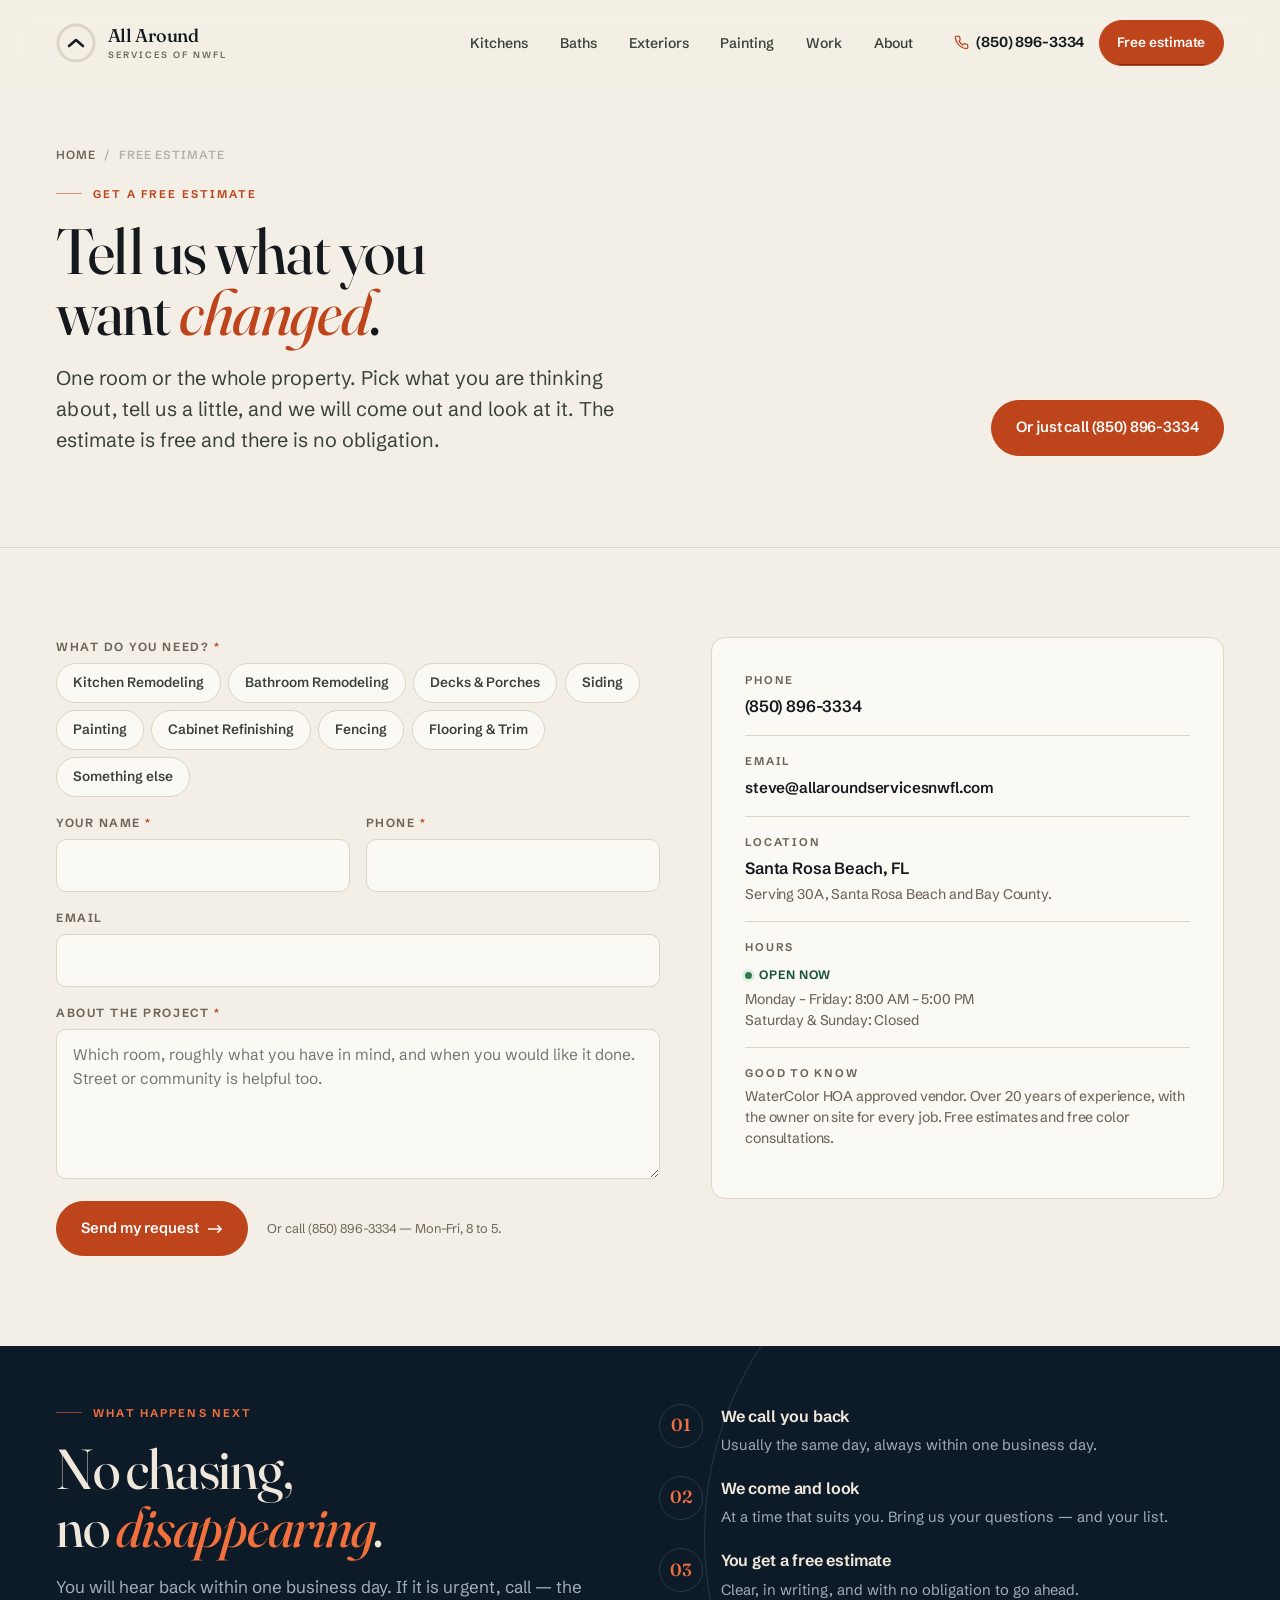
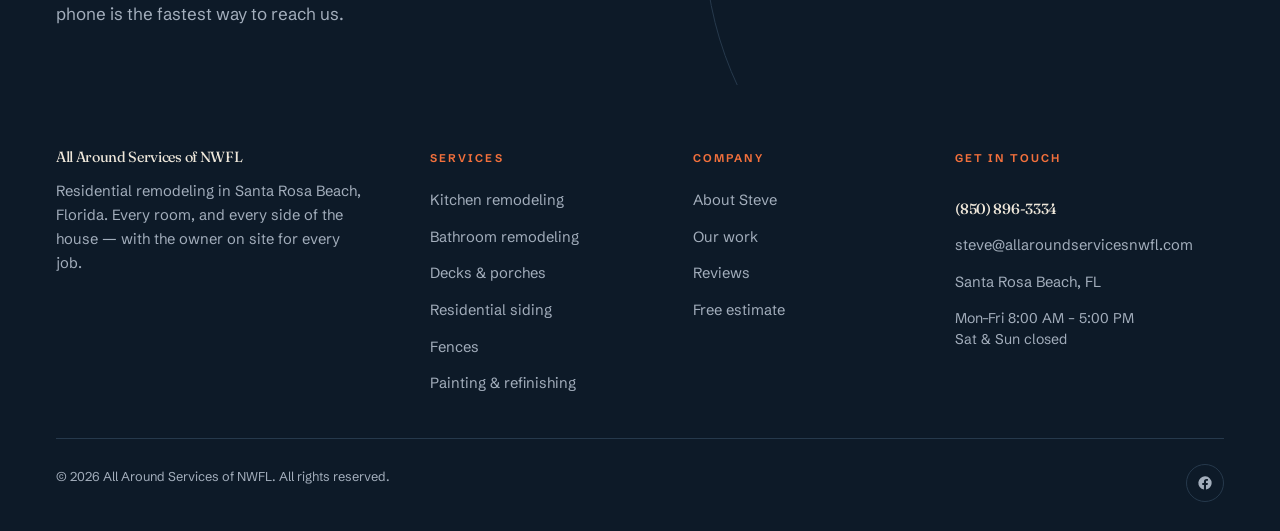
<file: contact.html>
<!DOCTYPE html>
<html lang="en">
<head>
<meta charset="utf-8">
<meta name="viewport" content="width=device-width, initial-scale=1">
<title>Get a Free Estimate | All Around Services of NWFL, Santa Rosa Beach FL</title>
<meta name="description" content="Request a free remodeling estimate from All Around Services of NWFL. Call (850) 896-3334 or send the form. Serving 30A, Santa Rosa Beach and Bay County, Florida.">
<link rel="canonical" href="https://www.allaroundservicesnwfl.com/contact.html">
<meta name="theme-color" content="#F3EFE6">

<meta property="og:type" content="website">
<meta property="og:site_name" content="All Around Services of NWFL">
<meta property="og:title" content="Get a free estimate — All Around Services of NWFL">
<meta property="og:description" content="Request a free remodeling estimate from All Around Services of NWFL. Call (850) 896-3334 or send the form. Serving 30A, Santa Rosa Beach and Bay County, Florida.">
<meta property="og:url" content="https://www.allaroundservicesnwfl.com/contact.html">
<meta property="og:image" content="https://www.allaroundservicesnwfl.com/assets/img/og.png">
<meta property="og:image:width" content="1200">
<meta property="og:image:height" content="630">
<meta name="twitter:card" content="summary_large_image">

<link rel="preconnect" href="https://fonts.googleapis.com">
<link rel="preconnect" href="https://fonts.gstatic.com" crossorigin>
<link href="https://fonts.googleapis.com/css2?family=Fraunces:ital,opsz,wght,SOFT,WONK@0,9..144,300..700,0..100,0..1;1,9..144,300..700,0..100,0..1&amp;family=Schibsted+Grotesk:wght@400..700&amp;display=swap" rel="stylesheet">
<link rel="stylesheet" href="assets/css/site.css">
<link rel="icon" href="data:image/svg+xml,%3Csvg xmlns='http://www.w3.org/2000/svg' viewBox='0 0 40 40'%3E%3Crect width='40' height='40' rx='9' fill='%230D1A28'/%3E%3Ccircle cx='20' cy='20' r='13' fill='none' stroke='%23BE441C' stroke-width='3'/%3E%3Cpath d='M13 23l7-6 7 6' fill='none' stroke='%23F3EFE6' stroke-width='2.6' stroke-linecap='round' stroke-linejoin='round'/%3E%3C/svg%3E">
<link rel="apple-touch-icon" href="assets/img/apple-touch-icon.png">
<link rel="manifest" href="site.webmanifest">
</head>
<body>
<a class="skip" href="#main">Skip to content</a>

<!-- ======================================================= HEADER -->
<header class="hdr">
  <div class="wrap hdr-in">
    <a class="logo" href="index.html" aria-label="All Around Services of NWFL &mdash; home">
      <svg class="logo-ring" viewBox="0 0 40 40" aria-hidden="true">
        <circle class="trk" cx="20" cy="20" r="18"/>
        <circle class="prg" cx="20" cy="20" r="18"/>
        <path class="roof" d="M13 23l7-6 7 6"/>
      </svg>
      <span class="logo-txt"><b>All Around</b><span>Services of NWFL</span></span>
    </a>

    <nav class="nav" aria-label="Primary">
      <a href="kitchens.html">Kitchens</a>
      <a href="bathrooms.html">Baths</a>
      <a href="exteriors.html">Exteriors</a>
      <a href="painting.html">Painting</a>
      <a href="work.html">Work</a>
      <a href="about.html">About</a>
    </nav>

    <div class="hdr-cta">
      <a class="hdr-tel" href="tel:+18508963334">
        <svg viewBox="0 0 24 24" aria-hidden="true"><path d="M22 16.9v3a2 2 0 0 1-2.2 2 19.8 19.8 0 0 1-8.6-3.1 19.5 19.5 0 0 1-6-6A19.8 19.8 0 0 1 2.1 4.2 2 2 0 0 1 4.1 2h3a2 2 0 0 1 2 1.7c.1 1 .4 1.9.7 2.8a2 2 0 0 1-.5 2.1L8.1 9.8a16 16 0 0 0 6 6l1.2-1.2a2 2 0 0 1 2.1-.5c.9.3 1.8.6 2.8.7a2 2 0 0 1 1.8 2.1z"/></svg>
        <span class="tel-full">(850) 896-3334</span><span class="tel-short">Call</span>
      </a>
      <a class="btn btn-clay btn-sm" href="contact.html">Free estimate</a>
    </div>

    <button class="burger" aria-label="Open menu" aria-expanded="false" aria-controls="drawer"><i></i><i></i><i></i></button>
  </div>
</header>

<div class="drawer" id="drawer" aria-hidden="true">
  <nav aria-label="Mobile">
    <a href="index.html"><small>01</small> Home</a>
    <a href="kitchens.html"><small>02</small> Kitchens</a>
    <a href="bathrooms.html"><small>03</small> Bathrooms</a>
    <a href="exteriors.html"><small>04</small> Decks, Siding &amp; Fences</a>
    <a href="painting.html"><small>05</small> Painting</a>
    <a href="work.html"><small>06</small> Our Work</a>
    <a href="about.html"><small>07</small> About</a>
    <a href="reviews.html"><small>08</small> Reviews</a>
    <a href="contact.html"><small>09</small> Free Estimate</a>
  </nav>
  <div class="drawer-foot">
    <a href="tel:+18508963334">(850) 896-3334</a>
    <a href="mailto:steve@allaroundservicesnwfl.com">steve@allaroundservicesnwfl.com</a>
    <span class="hrs">Mon&ndash;Fri 8:00 AM &ndash; 5:00 PM &middot; Santa Rosa Beach, FL</span>
  </div>
</div>

<main id="main">

<section class="phero">
  <div class="wrap">
    <nav class="crumbs" aria-label="Breadcrumb"><a href="index.html">Home</a><span>/</span><span>Free estimate</span></nav>
    <div class="sec-head split">
      <div>
        <p class="label">Get a free estimate</p>
        <h1 class="d1" style="font-size:clamp(2.4rem,5vw,4.4rem)">Tell us what you want <em>changed</em>.</h1>
        <p class="lede" style="margin-top:1.3rem">One room or the whole property. Pick what you are thinking about, tell us a little, and we will come out and look at it. The estimate is free and there is no obligation.</p>
      </div>
      <a class="btn btn-clay" href="tel:+18508963334">Or just call (850) 896-3334</a>
    </div>
  </div>
</section>

<section class="sec">
  <div class="wrap contact-grid">
    <div>
      <!-- EDIT: replace REPLACE_FORM_ID with your Formspree (or other) form ID.
           Until you do, the form opens the customer's email app pre-filled instead. -->
      <form class="form" id="estimate-form" action="https://formspree.io/f/REPLACE_FORM_ID" method="post">
        <div class="field">
          <label for="services-group">What do you need? <span class="req">*</span></label>
          <div class="picker" id="services-group" role="group" aria-label="What do you need?">
        <input type="checkbox" id="svc-0" name="services" value="Kitchen Remodeling"><label for="svc-0">Kitchen Remodeling</label>
        <input type="checkbox" id="svc-1" name="services" value="Bathroom Remodeling"><label for="svc-1">Bathroom Remodeling</label>
        <input type="checkbox" id="svc-2" name="services" value="Decks &amp; Porches"><label for="svc-2">Decks &amp; Porches</label>
        <input type="checkbox" id="svc-3" name="services" value="Siding"><label for="svc-3">Siding</label>
        <input type="checkbox" id="svc-4" name="services" value="Painting"><label for="svc-4">Painting</label>
        <input type="checkbox" id="svc-5" name="services" value="Cabinet Refinishing"><label for="svc-5">Cabinet Refinishing</label>
        <input type="checkbox" id="svc-6" name="services" value="Fencing"><label for="svc-6">Fencing</label>
        <input type="checkbox" id="svc-7" name="services" value="Flooring &amp; Trim"><label for="svc-7">Flooring &amp; Trim</label>
        <input type="checkbox" id="svc-8" name="services" value="Something else"><label for="svc-8">Something else</label>
          </div>
        </div>
        <div class="field-row">
          <div class="field">
            <label for="name">Your name <span class="req">*</span></label>
            <input id="name" name="name" type="text" autocomplete="name" required>
          </div>
          <div class="field">
            <label for="phone">Phone <span class="req">*</span></label>
            <input id="phone" name="phone" type="tel" autocomplete="tel" required>
          </div>
        </div>
        <div class="field">
          <label for="email">Email</label>
          <input id="email" name="email" type="email" autocomplete="email">
        </div>
        <div class="field">
          <label for="message">About the project <span class="req">*</span></label>
          <textarea id="message" name="message" required placeholder="Which room, roughly what you have in mind, and when you would like it done. Street or community is helpful too."></textarea>
        </div>
        <div class="form-msg" id="form-msg" role="status" aria-live="polite"></div>
        <div class="hero-acts" style="margin:.4rem 0 0;align-items:center;gap:1.2rem">
          <button class="btn btn-clay" type="submit">Send my request <svg viewBox="0 0 16 10" aria-hidden="true"><path d="M0 5h14M10 1l4 4-4 4"/></svg></button>
          <span class="form-note">Or call (850) 896-3334 &mdash; Mon&ndash;Fri, 8 to 5.</span>
        </div>
      </form>
    </div>

    <aside class="info-card">
      <dl>
        <div class="info-row">
          <dt>Phone</dt>
          <dd><a href="tel:+18508963334">(850) 896-3334</a></dd>
        </div>
        <div class="info-row">
          <dt>Email</dt>
          <dd><a href="mailto:steve@allaroundservicesnwfl.com" style="word-break:break-all;font-size:.95rem">steve@allaroundservicesnwfl.com</a></dd>
        </div>
        <div class="info-row">
          <dt>Location</dt>
          <dd><a href="https://www.google.com/maps/search/?api=1&amp;query=Santa+Rosa+Beach,+FL" target="_blank" rel="noopener">Santa Rosa Beach, FL</a></dd>
          <dd class="small">Serving 30A, Santa Rosa Beach and Bay County.</dd>
        </div>
        <div class="info-row">
          <dt>Hours</dt>
          <dd><span class="open-now" id="open-now"><i></i><span>Mon&ndash;Fri, 8 to 5</span></span></dd>
          <dd class="small">Monday &ndash; Friday: 8:00 AM &ndash; 5:00 PM<br>Saturday &amp; Sunday: Closed</dd>
        </div>
        <div class="info-row">
          <dt>Good to know</dt>
          <dd class="small">WaterColor HOA approved vendor. Over 20 years of experience, with the owner on site for every job. Free estimates and free color consultations.</dd>
        </div>
      </dl>
    </aside>
  </div>
</section>

<section class="sec sec-tight band">
  <div class="wrap band-in cols-2">
    <div data-rise>
      <p class="label">What happens next</p>
      <h2 class="d2">No chasing, no <em>disappearing</em>.</h2>
      <p class="sub" style="margin-top:1.1rem">You will hear back within one business day. If it is urgent, call &mdash; the phone is the fastest way to reach us.</p>
    </div>
    <div data-rise="80">
      <ol class="steps">
      <li class="step"><div><h3>We call you back</h3><p>Usually the same day, always within one business day.</p></div></li>
      <li class="step"><div><h3>We come and look</h3><p>At a time that suits you. Bring us your questions &mdash; and your list.</p></div></li>
      <li class="step"><div><h3>You get a free estimate</h3><p>Clear, in writing, and with no obligation to go ahead.</p></div></li>
    </ol>
    </div>
  </div>
</section>

</main>

<!-- ======================================================= FOOTER -->
<footer class="ftr">
  <div class="wrap">
    <div class="ftr-top">
      <div class="ftr-brand">
        <p class="d3">All Around Services of NWFL</p>
        <p>Residential remodeling in Santa Rosa Beach, Florida. Every room, and every side of the house &mdash; with the owner on site for every job.</p>
      </div>
      <div>
        <h4>Services</h4>
        <ul>
          <li><a href="kitchens.html">Kitchen remodeling</a></li>
          <li><a href="bathrooms.html">Bathroom remodeling</a></li>
          <li><a href="exteriors.html#decks">Decks &amp; porches</a></li>
          <li><a href="exteriors.html#siding">Residential siding</a></li>
          <li><a href="exteriors.html#fences">Fences</a></li>
          <li><a href="painting.html">Painting &amp; refinishing</a></li>
        </ul>
      </div>
      <div>
        <h4>Company</h4>
        <ul>
          <li><a href="about.html">About Steve</a></li>
          <li><a href="work.html">Our work</a></li>
          <li><a href="reviews.html">Reviews</a></li>
          <li><a href="contact.html">Free estimate</a></li>
        </ul>
      </div>
      <div class="ftr-cta">
        <h4>Get in touch</h4>
        <a class="ftr-tel" href="tel:+18508963334">(850) 896-3334</a>
        <a href="mailto:steve@allaroundservicesnwfl.com">steve@allaroundservicesnwfl.com</a>
        <a href="https://www.google.com/maps/search/?api=1&amp;query=Santa+Rosa+Beach,+FL" target="_blank" rel="noopener">Santa Rosa Beach, FL</a>
        <span style="color:var(--on-navy-mute);font-size:.88rem;line-height:1.5">Mon&ndash;Fri 8:00 AM &ndash; 5:00 PM<br>Sat &amp; Sun closed</span>
      </div>
    </div>
    <div class="ftr-bottom">
      <p>&copy; <span data-year>2026</span> All Around Services of NWFL. All rights reserved.</p>
      <div class="ftr-social">
        <a href="https://www.facebook.com/allaroundservicesofnwfl" target="_blank" rel="noopener" aria-label="All Around Services of NWFL on Facebook">
          <svg viewBox="0 0 24 24" aria-hidden="true"><path d="M22 12a10 10 0 1 0-11.6 9.9v-7H7.9V12h2.5V9.8c0-2.5 1.5-3.9 3.8-3.9 1.1 0 2.2.2 2.2.2v2.5h-1.3c-1.2 0-1.6.8-1.6 1.6V12h2.8l-.4 2.9h-2.4v7A10 10 0 0 0 22 12z"/></svg>
        </a>
      </div>
    </div>
  </div>
</footer>

<script src="assets/js/site.js" defer></script>
</body>
</html>
</file>
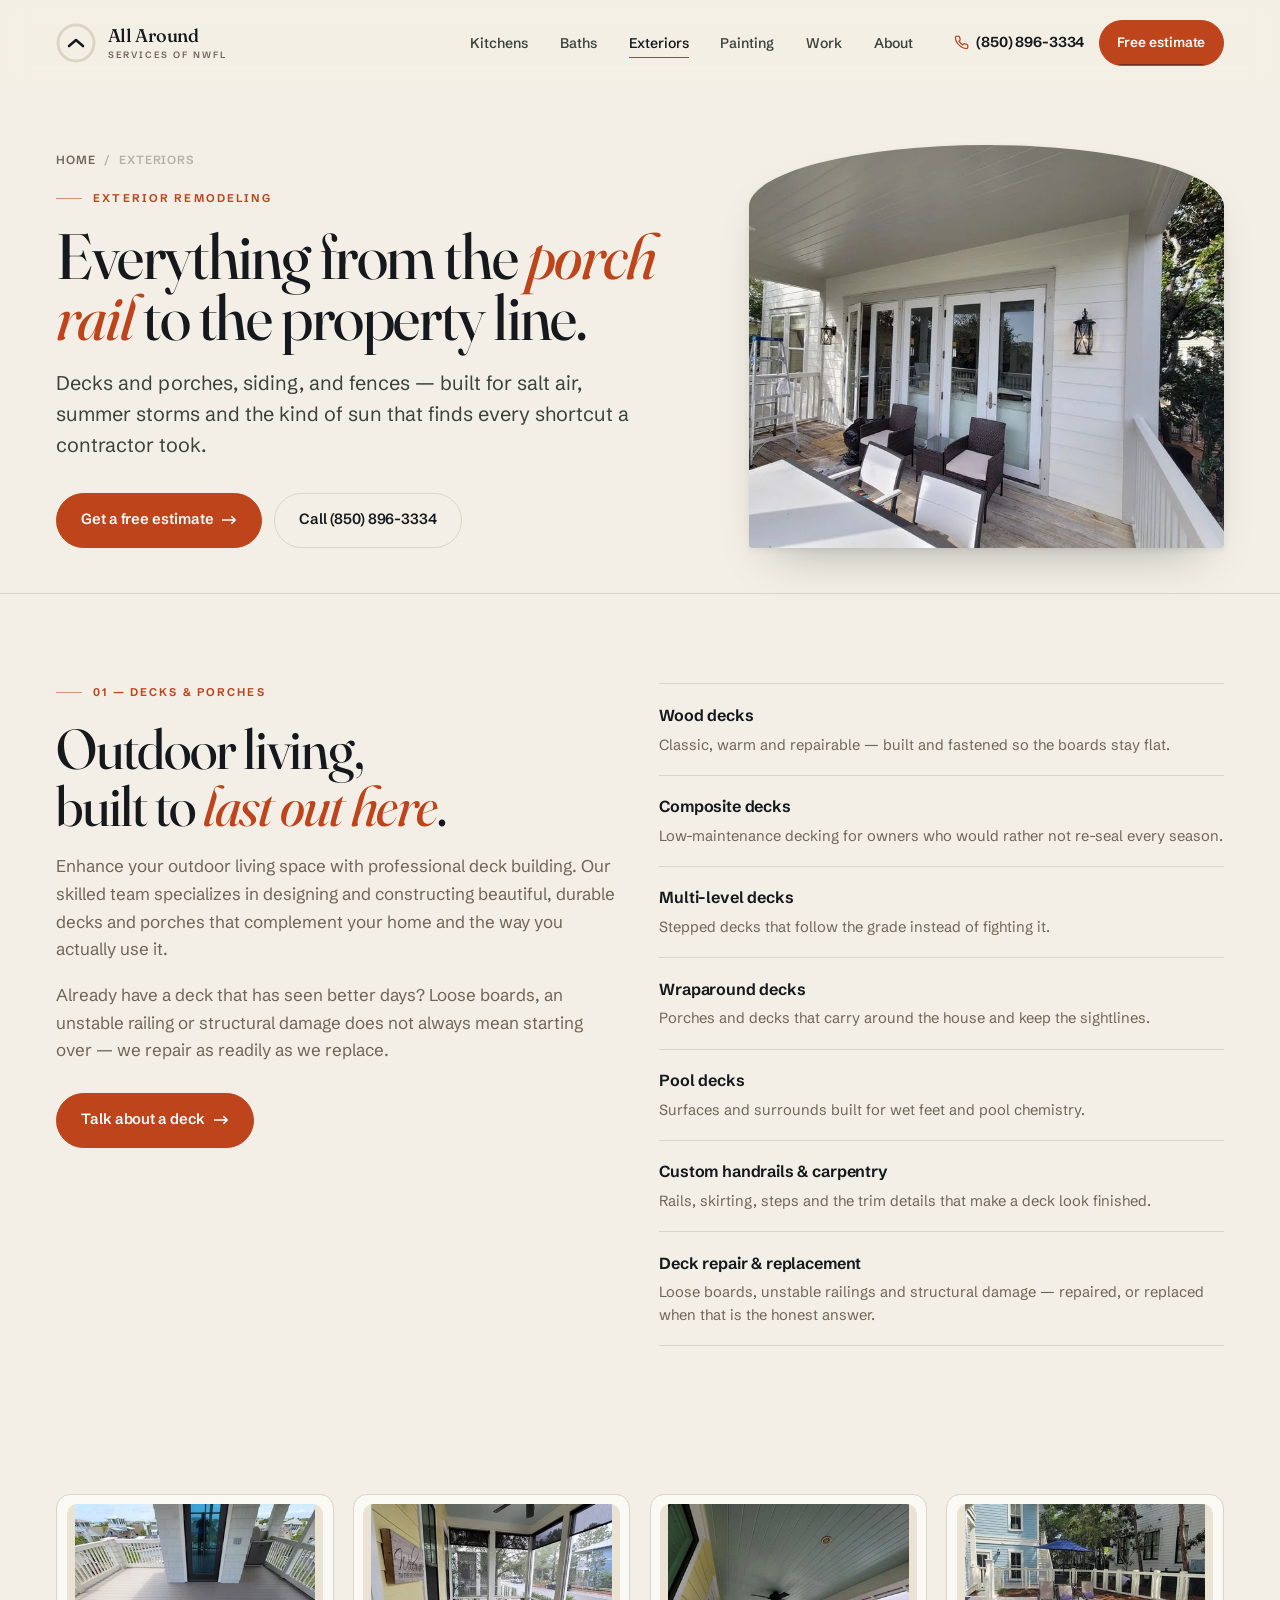
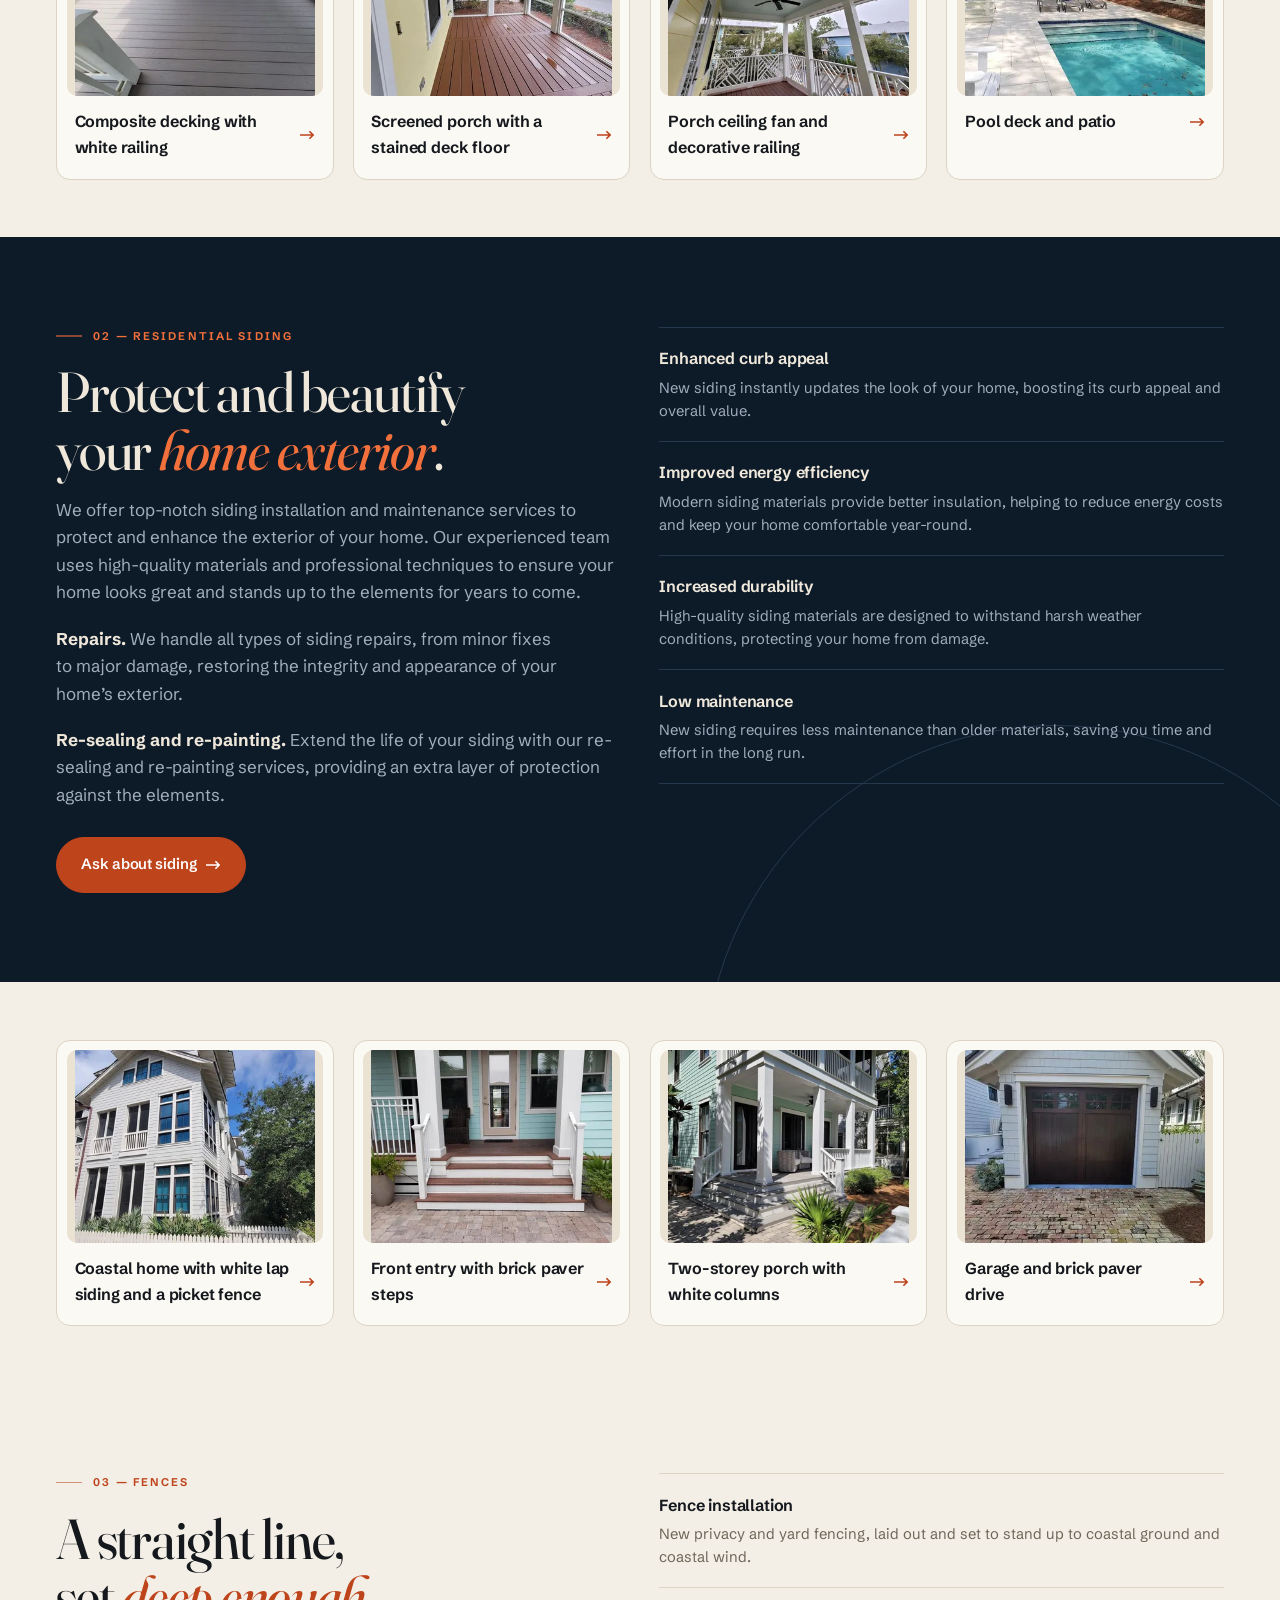
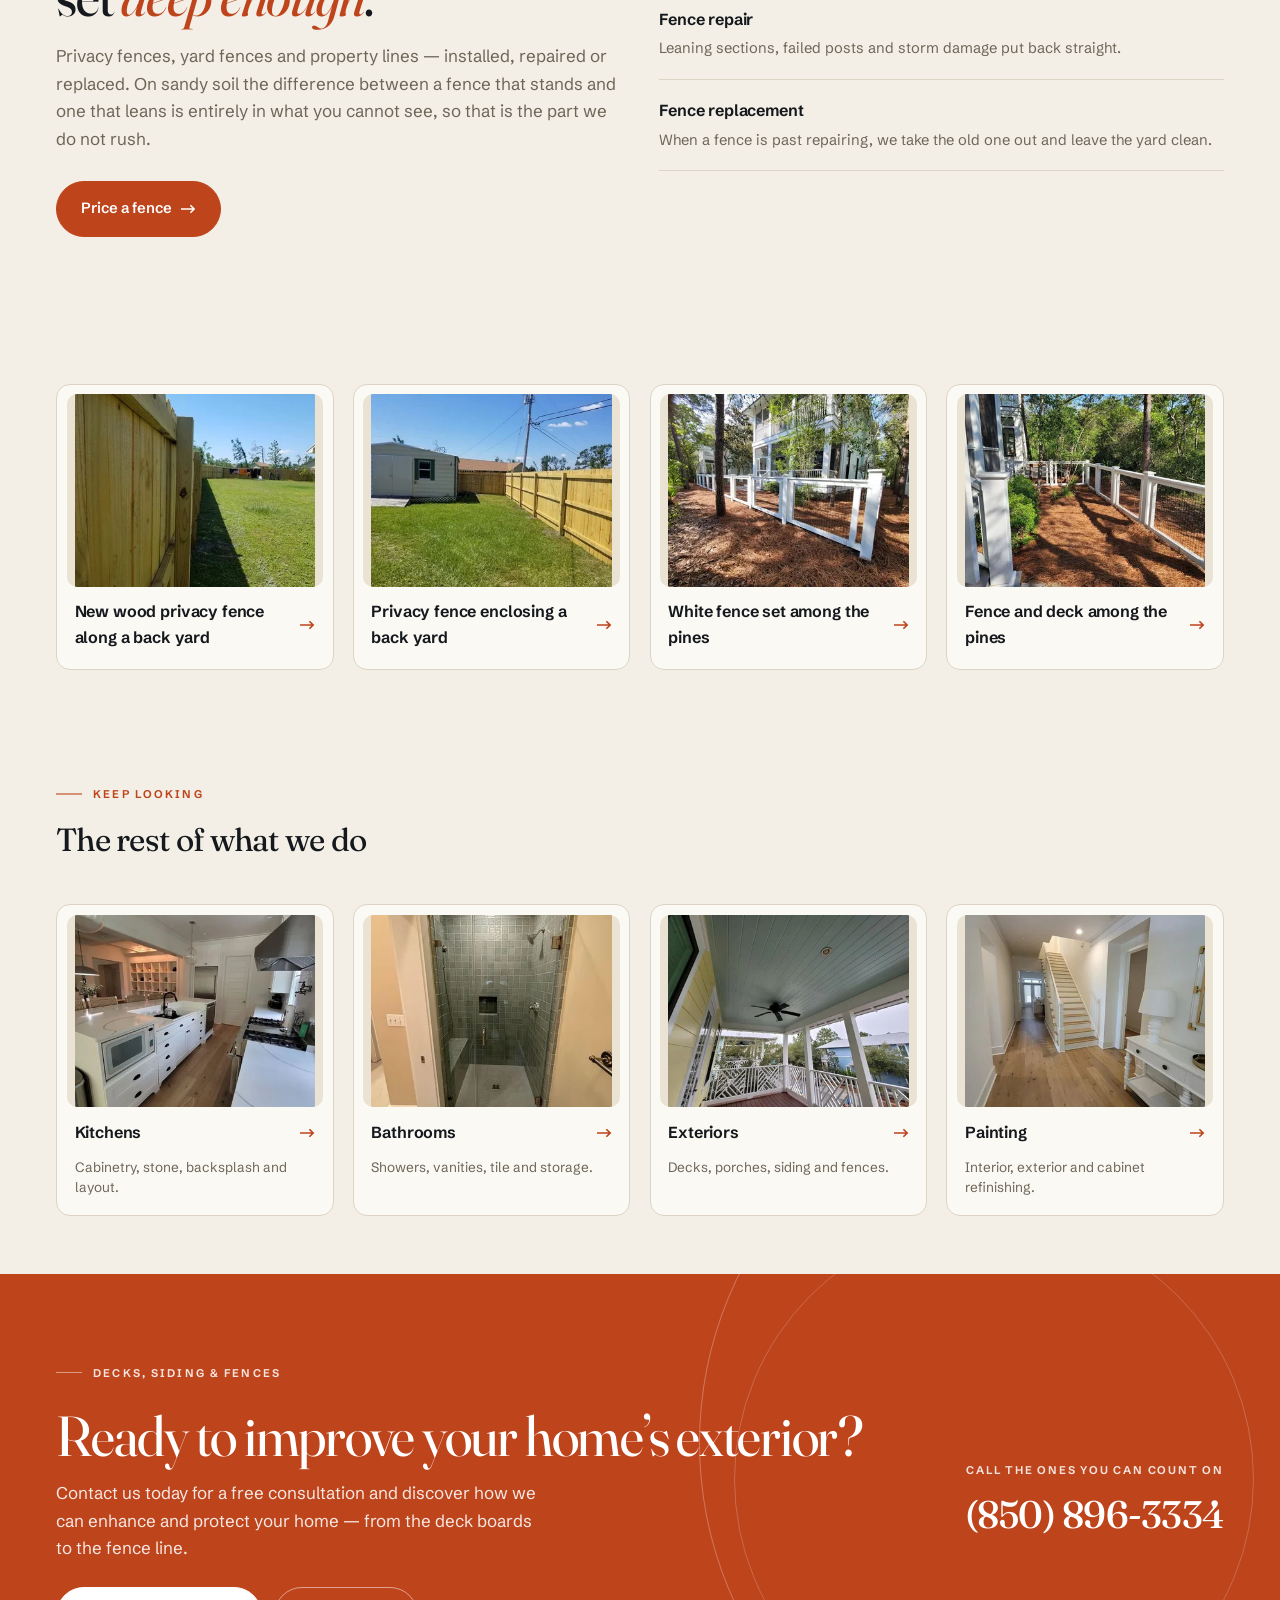
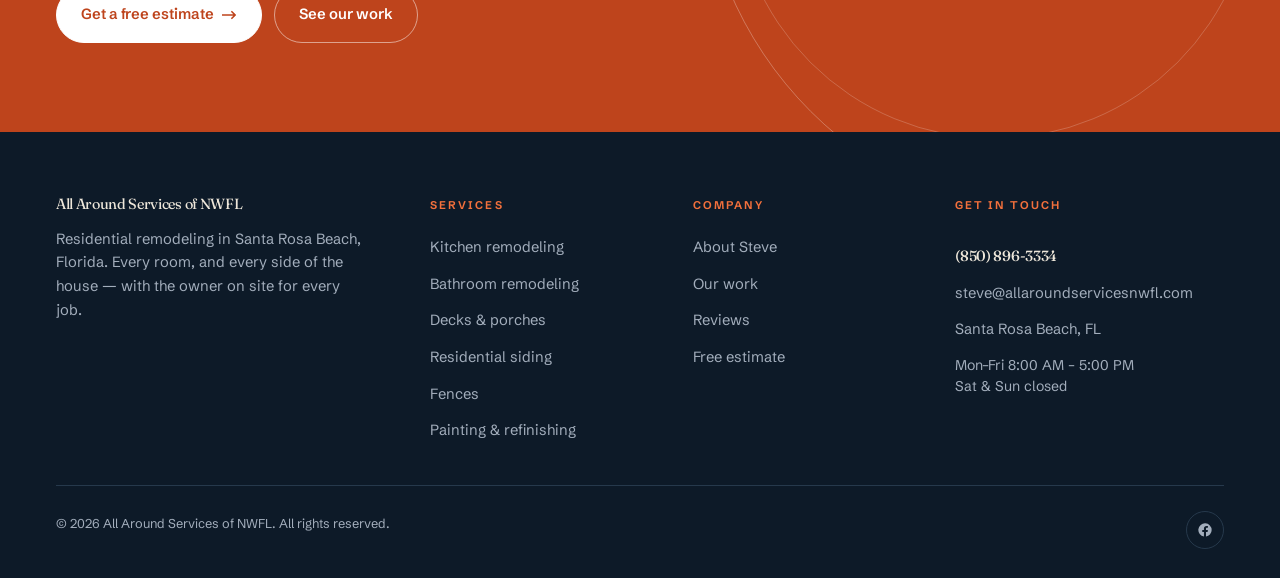
<file: exteriors.html>
<!DOCTYPE html>
<html lang="en">
<head>
<meta charset="utf-8">
<meta name="viewport" content="width=device-width, initial-scale=1">
<title>Decks, Siding &amp; Fences in Santa Rosa Beach &amp; 30A | All Around Services of NWFL</title>
<meta name="description" content="Wood and composite decks, porches, pool decks, residential siding installation and repair, and fence installation, repair and replacement across 30A and Bay County, Florida.">
<link rel="canonical" href="https://www.allaroundservicesnwfl.com/exteriors.html">
<meta name="theme-color" content="#F3EFE6">

<meta property="og:type" content="website">
<meta property="og:site_name" content="All Around Services of NWFL">
<meta property="og:title" content="Decks, siding and fences on 30A — All Around Services of NWFL">
<meta property="og:description" content="Wood and composite decks, porches, pool decks, residential siding installation and repair, and fence installation, repair and replacement across 30A and Bay County, Florida.">
<meta property="og:url" content="https://www.allaroundservicesnwfl.com/exteriors.html">
<meta property="og:image" content="https://www.allaroundservicesnwfl.com/assets/img/og.png">
<meta property="og:image:width" content="1200">
<meta property="og:image:height" content="630">
<meta name="twitter:card" content="summary_large_image">

<link rel="preconnect" href="https://fonts.googleapis.com">
<link rel="preconnect" href="https://fonts.gstatic.com" crossorigin>
<link href="https://fonts.googleapis.com/css2?family=Fraunces:ital,opsz,wght,SOFT,WONK@0,9..144,300..700,0..100,0..1;1,9..144,300..700,0..100,0..1&amp;family=Schibsted+Grotesk:wght@400..700&amp;display=swap" rel="stylesheet">
<link rel="stylesheet" href="assets/css/site.css">
<link rel="icon" href="data:image/svg+xml,%3Csvg xmlns='http://www.w3.org/2000/svg' viewBox='0 0 40 40'%3E%3Crect width='40' height='40' rx='9' fill='%230D1A28'/%3E%3Ccircle cx='20' cy='20' r='13' fill='none' stroke='%23BE441C' stroke-width='3'/%3E%3Cpath d='M13 23l7-6 7 6' fill='none' stroke='%23F3EFE6' stroke-width='2.6' stroke-linecap='round' stroke-linejoin='round'/%3E%3C/svg%3E">
<link rel="apple-touch-icon" href="assets/img/apple-touch-icon.png">
<link rel="manifest" href="site.webmanifest">
</head>
<body>
<a class="skip" href="#main">Skip to content</a>

<!-- ======================================================= HEADER -->
<header class="hdr">
  <div class="wrap hdr-in">
    <a class="logo" href="index.html" aria-label="All Around Services of NWFL &mdash; home">
      <svg class="logo-ring" viewBox="0 0 40 40" aria-hidden="true">
        <circle class="trk" cx="20" cy="20" r="18"/>
        <circle class="prg" cx="20" cy="20" r="18"/>
        <path class="roof" d="M13 23l7-6 7 6"/>
      </svg>
      <span class="logo-txt"><b>All Around</b><span>Services of NWFL</span></span>
    </a>

    <nav class="nav" aria-label="Primary">
      <a href="kitchens.html">Kitchens</a>
      <a href="bathrooms.html">Baths</a>
      <a href="exteriors.html" aria-current="page">Exteriors</a>
      <a href="painting.html">Painting</a>
      <a href="work.html">Work</a>
      <a href="about.html">About</a>
    </nav>

    <div class="hdr-cta">
      <a class="hdr-tel" href="tel:+18508963334">
        <svg viewBox="0 0 24 24" aria-hidden="true"><path d="M22 16.9v3a2 2 0 0 1-2.2 2 19.8 19.8 0 0 1-8.6-3.1 19.5 19.5 0 0 1-6-6A19.8 19.8 0 0 1 2.1 4.2 2 2 0 0 1 4.1 2h3a2 2 0 0 1 2 1.7c.1 1 .4 1.9.7 2.8a2 2 0 0 1-.5 2.1L8.1 9.8a16 16 0 0 0 6 6l1.2-1.2a2 2 0 0 1 2.1-.5c.9.3 1.8.6 2.8.7a2 2 0 0 1 1.8 2.1z"/></svg>
        <span class="tel-full">(850) 896-3334</span><span class="tel-short">Call</span>
      </a>
      <a class="btn btn-clay btn-sm" href="contact.html">Free estimate</a>
    </div>

    <button class="burger" aria-label="Open menu" aria-expanded="false" aria-controls="drawer"><i></i><i></i><i></i></button>
  </div>
</header>

<div class="drawer" id="drawer" aria-hidden="true">
  <nav aria-label="Mobile">
    <a href="index.html"><small>01</small> Home</a>
    <a href="kitchens.html"><small>02</small> Kitchens</a>
    <a href="bathrooms.html"><small>03</small> Bathrooms</a>
    <a href="exteriors.html"><small>04</small> Decks, Siding &amp; Fences</a>
    <a href="painting.html"><small>05</small> Painting</a>
    <a href="work.html"><small>06</small> Our Work</a>
    <a href="about.html"><small>07</small> About</a>
    <a href="reviews.html"><small>08</small> Reviews</a>
    <a href="contact.html"><small>09</small> Free Estimate</a>
  </nav>
  <div class="drawer-foot">
    <a href="tel:+18508963334">(850) 896-3334</a>
    <a href="mailto:steve@allaroundservicesnwfl.com">steve@allaroundservicesnwfl.com</a>
    <span class="hrs">Mon&ndash;Fri 8:00 AM &ndash; 5:00 PM &middot; Santa Rosa Beach, FL</span>
  </div>
</div>

<main id="main">

<!-- ==================================================== PAGE HERO -->
<section class="phero">
  <div class="wrap phero-grid">
    <div>
      <nav class="crumbs" aria-label="Breadcrumb">
        <a href="index.html">Home</a><span>/</span><span>Exteriors</span>
      </nav>
      <p class="label">Exterior remodeling</p>
      <h1 class="d1" style="font-size:clamp(2.4rem,5vw,4.4rem)">Everything from the <em>porch rail</em> to the property line.</h1>
      <p class="lede" style="margin-top:1.3rem">Decks and porches, siding, and fences &mdash; built for salt air, summer storms and the kind of sun that finds every shortcut a contractor took.</p>
      <div class="hero-acts" style="margin:2rem 0 0"><a class="btn btn-clay" href="contact.html">Get a free estimate <svg viewBox="0 0 16 10" aria-hidden="true"><path d="M0 5h14M10 1l4 4-4 4"/></svg></a><a class="btn btn-ghost" href="tel:+18508963334">Call (850) 896-3334</a></div>
    </div>
    <div class="phero-media"><img src="assets/img/porch-french-doors-800.webp" srcset="assets/img/porch-french-doors-400.webp 400w, assets/img/porch-french-doors-800.webp 800w" sizes="(max-width:900px) 100vw, 42vw" width="800" height="600" alt="Covered porch with a white shiplap ceiling and French doors" loading="eager" decoding="async"></div>
  </div>
</section>

<section class="sec" id="decks">
  <div class="wrap cols-2">
    <div data-rise>
      <p class="label">01 &mdash; Decks &amp; porches</p>
      <h2 class="d2">Outdoor living, built to <em>last out here</em>.</h2>
      <p class="sub" style="margin-top:1.1rem">Enhance your outdoor living space with professional deck building. Our skilled team specializes in designing and constructing beautiful, durable decks and porches that complement your home and the way you actually use it.</p>
      <p class="sub">Already have a deck that has seen better days? Loose boards, an unstable railing or structural damage does not always mean starting over &mdash; we repair as readily as we replace.</p>
      <div class="hero-acts" style="margin:1.8rem 0 0">
        <a class="btn btn-clay" href="contact.html?service=Decks+%26+Porches">Talk about a deck <svg viewBox="0 0 16 10" aria-hidden="true"><path d="M0 5h14M10 1l4 4-4 4"/></svg></a>
      </div>
    </div>
    <div data-rise="80">
      <dl class="deflist">
      <div><dt>Wood decks</dt><dd>Classic, warm and repairable &mdash; built and fastened so the boards stay flat.</dd></div>
      <div><dt>Composite decks</dt><dd>Low-maintenance decking for owners who would rather not re-seal every season.</dd></div>
      <div><dt>Multi-level decks</dt><dd>Stepped decks that follow the grade instead of fighting it.</dd></div>
      <div><dt>Wraparound decks</dt><dd>Porches and decks that carry around the house and keep the sightlines.</dd></div>
      <div><dt>Pool decks</dt><dd>Surfaces and surrounds built for wet feet and pool chemistry.</dd></div>
      <div><dt>Custom handrails &amp; carpentry</dt><dd>Rails, skirting, steps and the trim details that make a deck look finished.</dd></div>
      <div><dt>Deck repair &amp; replacement</dt><dd>Loose boards, unstable railings and structural damage &mdash; repaired, or replaced when that is the honest answer.</dd></div>
    </dl>
    </div>
  </div>
</section>

<section class="sec sec-tight">
  <div class="wrap"><div class="xlinks">
      <a class="xlink" href="work.html" data-rise><span class="xlink-img"><img src="assets/img/deck-composite-400.webp" srcset="assets/img/deck-composite-400.webp 400w, assets/img/deck-composite-800.webp 800w" sizes="(max-width:680px) 100vw, 25vw" width="400" height="300" alt="Composite decking with white railing" loading="lazy" decoding="async"></span><b>Composite decking with white railing <svg viewBox="0 0 16 10" aria-hidden="true"><path d="M0 5h14M10 1l4 4-4 4"/></svg></b></a>
      <a class="xlink" href="work.html" data-rise><span class="xlink-img"><img src="assets/img/porch-screened-400.webp" srcset="assets/img/porch-screened-400.webp 400w, assets/img/porch-screened-450.webp 450w" sizes="(max-width:680px) 100vw, 25vw" width="400" height="533" alt="Screened porch with a stained deck floor" loading="lazy" decoding="async"></span><b>Screened porch with a stained deck floor <svg viewBox="0 0 16 10" aria-hidden="true"><path d="M0 5h14M10 1l4 4-4 4"/></svg></b></a>
      <a class="xlink" href="work.html" data-rise><span class="xlink-img"><img src="assets/img/porch-fan-400.webp" srcset="assets/img/porch-fan-400.webp 400w, assets/img/porch-fan-800.webp 800w" sizes="(max-width:680px) 100vw, 25vw" width="400" height="300" alt="Porch ceiling fan and decorative railing" loading="lazy" decoding="async"></span><b>Porch ceiling fan and decorative railing <svg viewBox="0 0 16 10" aria-hidden="true"><path d="M0 5h14M10 1l4 4-4 4"/></svg></b></a>
      <a class="xlink" href="work.html" data-rise><span class="xlink-img"><img src="assets/img/pool-deck-400.webp" srcset="assets/img/pool-deck-400.webp 400w, assets/img/pool-deck-450.webp 450w" sizes="(max-width:680px) 100vw, 25vw" width="400" height="533" alt="Pool deck and patio" loading="lazy" decoding="async"></span><b>Pool deck and patio <svg viewBox="0 0 16 10" aria-hidden="true"><path d="M0 5h14M10 1l4 4-4 4"/></svg></b></a>
    </div></div>
</section>

<section class="sec band" id="siding">
  <div class="wrap band-in cols-2">
    <div data-rise>
      <p class="label">02 &mdash; Residential siding</p>
      <h2 class="d2">Protect and beautify your <em>home exterior</em>.</h2>
      <p class="sub" style="margin-top:1.1rem">We offer top-notch siding installation and maintenance services to protect and enhance the exterior of your home. Our experienced team uses high-quality materials and professional techniques to ensure your home looks great and stands up to the elements for years to come.</p>
      <p class="sub"><strong style="color:var(--on-navy)">Repairs.</strong> We handle all types of siding repairs, from minor fixes to major damage, restoring the integrity and appearance of your home&rsquo;s exterior.</p>
      <p class="sub"><strong style="color:var(--on-navy)">Re-sealing and re-painting.</strong> Extend the life of your siding with our re-sealing and re-painting services, providing an extra layer of protection against the elements.</p>
      <div class="hero-acts" style="margin:1.8rem 0 0">
        <a class="btn btn-clay" href="contact.html?service=Siding">Ask about siding <svg viewBox="0 0 16 10" aria-hidden="true"><path d="M0 5h14M10 1l4 4-4 4"/></svg></a>
      </div>
    </div>
    <div data-rise="80">
      <dl class="deflist">
      <div><dt>Enhanced curb appeal</dt><dd>New siding instantly updates the look of your home, boosting its curb appeal and overall value.</dd></div>
      <div><dt>Improved energy efficiency</dt><dd>Modern siding materials provide better insulation, helping to reduce energy costs and keep your home comfortable year-round.</dd></div>
      <div><dt>Increased durability</dt><dd>High-quality siding materials are designed to withstand harsh weather conditions, protecting your home from damage.</dd></div>
      <div><dt>Low maintenance</dt><dd>New siding requires less maintenance than older materials, saving you time and effort in the long run.</dd></div>
    </dl>
    </div>
  </div>
</section>

<section class="sec sec-tight">
  <div class="wrap"><div class="xlinks">
      <a class="xlink" href="work.html" data-rise><span class="xlink-img"><img src="assets/img/exterior-coastal-400.webp" srcset="assets/img/exterior-coastal-400.webp 400w, assets/img/exterior-coastal-800.webp 800w" sizes="(max-width:680px) 100vw, 25vw" width="400" height="300" alt="Coastal home with white lap siding and a picket fence" loading="lazy" decoding="async"></span><b>Coastal home with white lap siding and a picket fence <svg viewBox="0 0 16 10" aria-hidden="true"><path d="M0 5h14M10 1l4 4-4 4"/></svg></b></a>
      <a class="xlink" href="work.html" data-rise><span class="xlink-img"><img src="assets/img/entry-steps-400.webp" srcset="assets/img/entry-steps-400.webp 400w, assets/img/entry-steps-800.webp 800w" sizes="(max-width:680px) 100vw, 25vw" width="400" height="300" alt="Front entry with brick paver steps" loading="lazy" decoding="async"></span><b>Front entry with brick paver steps <svg viewBox="0 0 16 10" aria-hidden="true"><path d="M0 5h14M10 1l4 4-4 4"/></svg></b></a>
      <a class="xlink" href="work.html" data-rise><span class="xlink-img"><img src="assets/img/porch-columns-400.webp" srcset="assets/img/porch-columns-400.webp 400w, assets/img/porch-columns-800.webp 800w" sizes="(max-width:680px) 100vw, 25vw" width="400" height="300" alt="Two-storey porch with white columns" loading="lazy" decoding="async"></span><b>Two-storey porch with white columns <svg viewBox="0 0 16 10" aria-hidden="true"><path d="M0 5h14M10 1l4 4-4 4"/></svg></b></a>
      <a class="xlink" href="work.html" data-rise><span class="xlink-img"><img src="assets/img/garage-pavers-400.webp" srcset="assets/img/garage-pavers-400.webp 400w, assets/img/garage-pavers-450.webp 450w" sizes="(max-width:680px) 100vw, 25vw" width="400" height="533" alt="Garage and brick paver drive" loading="lazy" decoding="async"></span><b>Garage and brick paver drive <svg viewBox="0 0 16 10" aria-hidden="true"><path d="M0 5h14M10 1l4 4-4 4"/></svg></b></a>
    </div></div>
</section>

<section class="sec" id="fences">
  <div class="wrap cols-2">
    <div data-rise>
      <p class="label">03 &mdash; Fences</p>
      <h2 class="d2">A straight line, set <em>deep enough</em>.</h2>
      <p class="sub" style="margin-top:1.1rem">Privacy fences, yard fences and property lines &mdash; installed, repaired or replaced. On sandy soil the difference between a fence that stands and one that leans is entirely in what you cannot see, so that is the part we do not rush.</p>
      <div class="hero-acts" style="margin:1.8rem 0 0">
        <a class="btn btn-clay" href="contact.html?service=Fencing">Price a fence <svg viewBox="0 0 16 10" aria-hidden="true"><path d="M0 5h14M10 1l4 4-4 4"/></svg></a>
      </div>
    </div>
    <div data-rise="80">
      <dl class="deflist">
      <div><dt>Fence installation</dt><dd>New privacy and yard fencing, laid out and set to stand up to coastal ground and coastal wind.</dd></div>
      <div><dt>Fence repair</dt><dd>Leaning sections, failed posts and storm damage put back straight.</dd></div>
      <div><dt>Fence replacement</dt><dd>When a fence is past repairing, we take the old one out and leave the yard clean.</dd></div>
    </dl>
    </div>
  </div>
</section>

<section class="sec sec-tight">
  <div class="wrap"><div class="xlinks">
      <a class="xlink" href="work.html" data-rise><span class="xlink-img"><img src="assets/img/fence-line-400.webp" srcset="assets/img/fence-line-400.webp 400w, assets/img/fence-line-800.webp 800w" sizes="(max-width:680px) 100vw, 25vw" width="400" height="300" alt="New wood privacy fence along a back yard" loading="lazy" decoding="async"></span><b>New wood privacy fence along a back yard <svg viewBox="0 0 16 10" aria-hidden="true"><path d="M0 5h14M10 1l4 4-4 4"/></svg></b></a>
      <a class="xlink" href="work.html" data-rise><span class="xlink-img"><img src="assets/img/fence-yard-400.webp" srcset="assets/img/fence-yard-400.webp 400w, assets/img/fence-yard-800.webp 800w" sizes="(max-width:680px) 100vw, 25vw" width="400" height="300" alt="Privacy fence enclosing a back yard" loading="lazy" decoding="async"></span><b>Privacy fence enclosing a back yard <svg viewBox="0 0 16 10" aria-hidden="true"><path d="M0 5h14M10 1l4 4-4 4"/></svg></b></a>
      <a class="xlink" href="work.html" data-rise><span class="xlink-img"><img src="assets/img/fence-white-400.webp" srcset="assets/img/fence-white-400.webp 400w, assets/img/fence-white-800.webp 800w" sizes="(max-width:680px) 100vw, 25vw" width="400" height="300" alt="White fence set among the pines" loading="lazy" decoding="async"></span><b>White fence set among the pines <svg viewBox="0 0 16 10" aria-hidden="true"><path d="M0 5h14M10 1l4 4-4 4"/></svg></b></a>
      <a class="xlink" href="work.html" data-rise><span class="xlink-img"><img src="assets/img/fence-pines-400.webp" srcset="assets/img/fence-pines-400.webp 400w, assets/img/fence-pines-800.webp 800w" sizes="(max-width:680px) 100vw, 25vw" width="400" height="300" alt="Fence and deck among the pines" loading="lazy" decoding="async"></span><b>Fence and deck among the pines <svg viewBox="0 0 16 10" aria-hidden="true"><path d="M0 5h14M10 1l4 4-4 4"/></svg></b></a>
    </div></div>
</section>

<section class="sec sec-tight">
  <div class="wrap">
    <div class="sec-head" data-rise><p class="label">Keep looking</p><h2 class="d3">The rest of what we do</h2></div>
    <div class="xlinks">
      <a class="xlink" href="kitchens.html" data-rise><span class="xlink-img"><img src="assets/img/kitchen-galley-400.webp" srcset="assets/img/kitchen-galley-400.webp 400w, assets/img/kitchen-galley-450.webp 450w" sizes="(max-width:680px) 100vw, 25vw" width="400" height="533" alt="Galley kitchen with a wine rack wall" loading="lazy" decoding="async"></span><b>Kitchens <svg viewBox="0 0 16 10" aria-hidden="true"><path d="M0 5h14M10 1l4 4-4 4"/></svg></b><span>Cabinetry, stone, backsplash and layout.</span></a>
      <a class="xlink" href="bathrooms.html" data-rise="70"><span class="xlink-img"><img src="assets/img/shower-green-door-400.webp" srcset="assets/img/shower-green-door-400.webp 400w, assets/img/shower-green-door-450.webp 450w" sizes="(max-width:680px) 100vw, 25vw" width="400" height="533" alt="Walk-in shower with a glass door" loading="lazy" decoding="async"></span><b>Bathrooms <svg viewBox="0 0 16 10" aria-hidden="true"><path d="M0 5h14M10 1l4 4-4 4"/></svg></b><span>Showers, vanities, tile and storage.</span></a>
      <a class="xlink" href="exteriors.html" data-rise="140"><span class="xlink-img"><img src="assets/img/porch-fan-400.webp" srcset="assets/img/porch-fan-400.webp 400w, assets/img/porch-fan-800.webp 800w" sizes="(max-width:680px) 100vw, 25vw" width="400" height="300" alt="Porch with a shiplap ceiling and ceiling fan" loading="lazy" decoding="async"></span><b>Exteriors <svg viewBox="0 0 16 10" aria-hidden="true"><path d="M0 5h14M10 1l4 4-4 4"/></svg></b><span>Decks, porches, siding and fences.</span></a>
      <a class="xlink" href="painting.html" data-rise="210"><span class="xlink-img"><img src="assets/img/entry-hall-400.webp" srcset="assets/img/entry-hall-400.webp 400w, assets/img/entry-hall-450.webp 450w" sizes="(max-width:680px) 100vw, 25vw" width="400" height="533" alt="Freshly painted entry hall" loading="lazy" decoding="async"></span><b>Painting <svg viewBox="0 0 16 10" aria-hidden="true"><path d="M0 5h14M10 1l4 4-4 4"/></svg></b><span>Interior, exterior and cabinet refinishing.</span></a>
    </div>
  </div>
</section>

<!-- ========================================================== CTA -->
<section class="sec cta">
  <div class="wrap cta-in">
    <div>
      <p class="label">Decks, siding &amp; fences</p>
      <h2 class="d2">Ready to improve your home&rsquo;s exterior?</h2>
      <p>Contact us today for a free consultation and discover how we can enhance and protect your home &mdash; from the deck boards to the fence line.</p>
      <div class="cta-acts">
        <a class="btn" href="contact.html">Get a free estimate <svg viewBox="0 0 16 10" aria-hidden="true"><path d="M0 5h14M10 1l4 4-4 4"/></svg></a>
        <a class="btn btn-ghost" href="work.html">See our work</a>
      </div>
    </div>
    <a class="cta-tel" href="tel:+18508963334">
      <small>Call the ones you can count on</small>
      <b>(850) 896-3334</b>
    </a>
  </div>
</section>

</main>

<!-- ======================================================= FOOTER -->
<footer class="ftr">
  <div class="wrap">
    <div class="ftr-top">
      <div class="ftr-brand">
        <p class="d3">All Around Services of NWFL</p>
        <p>Residential remodeling in Santa Rosa Beach, Florida. Every room, and every side of the house &mdash; with the owner on site for every job.</p>
      </div>
      <div>
        <h4>Services</h4>
        <ul>
          <li><a href="kitchens.html">Kitchen remodeling</a></li>
          <li><a href="bathrooms.html">Bathroom remodeling</a></li>
          <li><a href="exteriors.html#decks">Decks &amp; porches</a></li>
          <li><a href="exteriors.html#siding">Residential siding</a></li>
          <li><a href="exteriors.html#fences">Fences</a></li>
          <li><a href="painting.html">Painting &amp; refinishing</a></li>
        </ul>
      </div>
      <div>
        <h4>Company</h4>
        <ul>
          <li><a href="about.html">About Steve</a></li>
          <li><a href="work.html">Our work</a></li>
          <li><a href="reviews.html">Reviews</a></li>
          <li><a href="contact.html">Free estimate</a></li>
        </ul>
      </div>
      <div class="ftr-cta">
        <h4>Get in touch</h4>
        <a class="ftr-tel" href="tel:+18508963334">(850) 896-3334</a>
        <a href="mailto:steve@allaroundservicesnwfl.com">steve@allaroundservicesnwfl.com</a>
        <a href="https://www.google.com/maps/search/?api=1&amp;query=Santa+Rosa+Beach,+FL" target="_blank" rel="noopener">Santa Rosa Beach, FL</a>
        <span style="color:var(--on-navy-mute);font-size:.88rem;line-height:1.5">Mon&ndash;Fri 8:00 AM &ndash; 5:00 PM<br>Sat &amp; Sun closed</span>
      </div>
    </div>
    <div class="ftr-bottom">
      <p>&copy; <span data-year>2026</span> All Around Services of NWFL. All rights reserved.</p>
      <div class="ftr-social">
        <a href="https://www.facebook.com/allaroundservicesofnwfl" target="_blank" rel="noopener" aria-label="All Around Services of NWFL on Facebook">
          <svg viewBox="0 0 24 24" aria-hidden="true"><path d="M22 12a10 10 0 1 0-11.6 9.9v-7H7.9V12h2.5V9.8c0-2.5 1.5-3.9 3.8-3.9 1.1 0 2.2.2 2.2.2v2.5h-1.3c-1.2 0-1.6.8-1.6 1.6V12h2.8l-.4 2.9h-2.4v7A10 10 0 0 0 22 12z"/></svg>
        </a>
      </div>
    </div>
  </div>
</footer>

<script src="assets/js/site.js" defer></script>
</body>
</html>
</file>
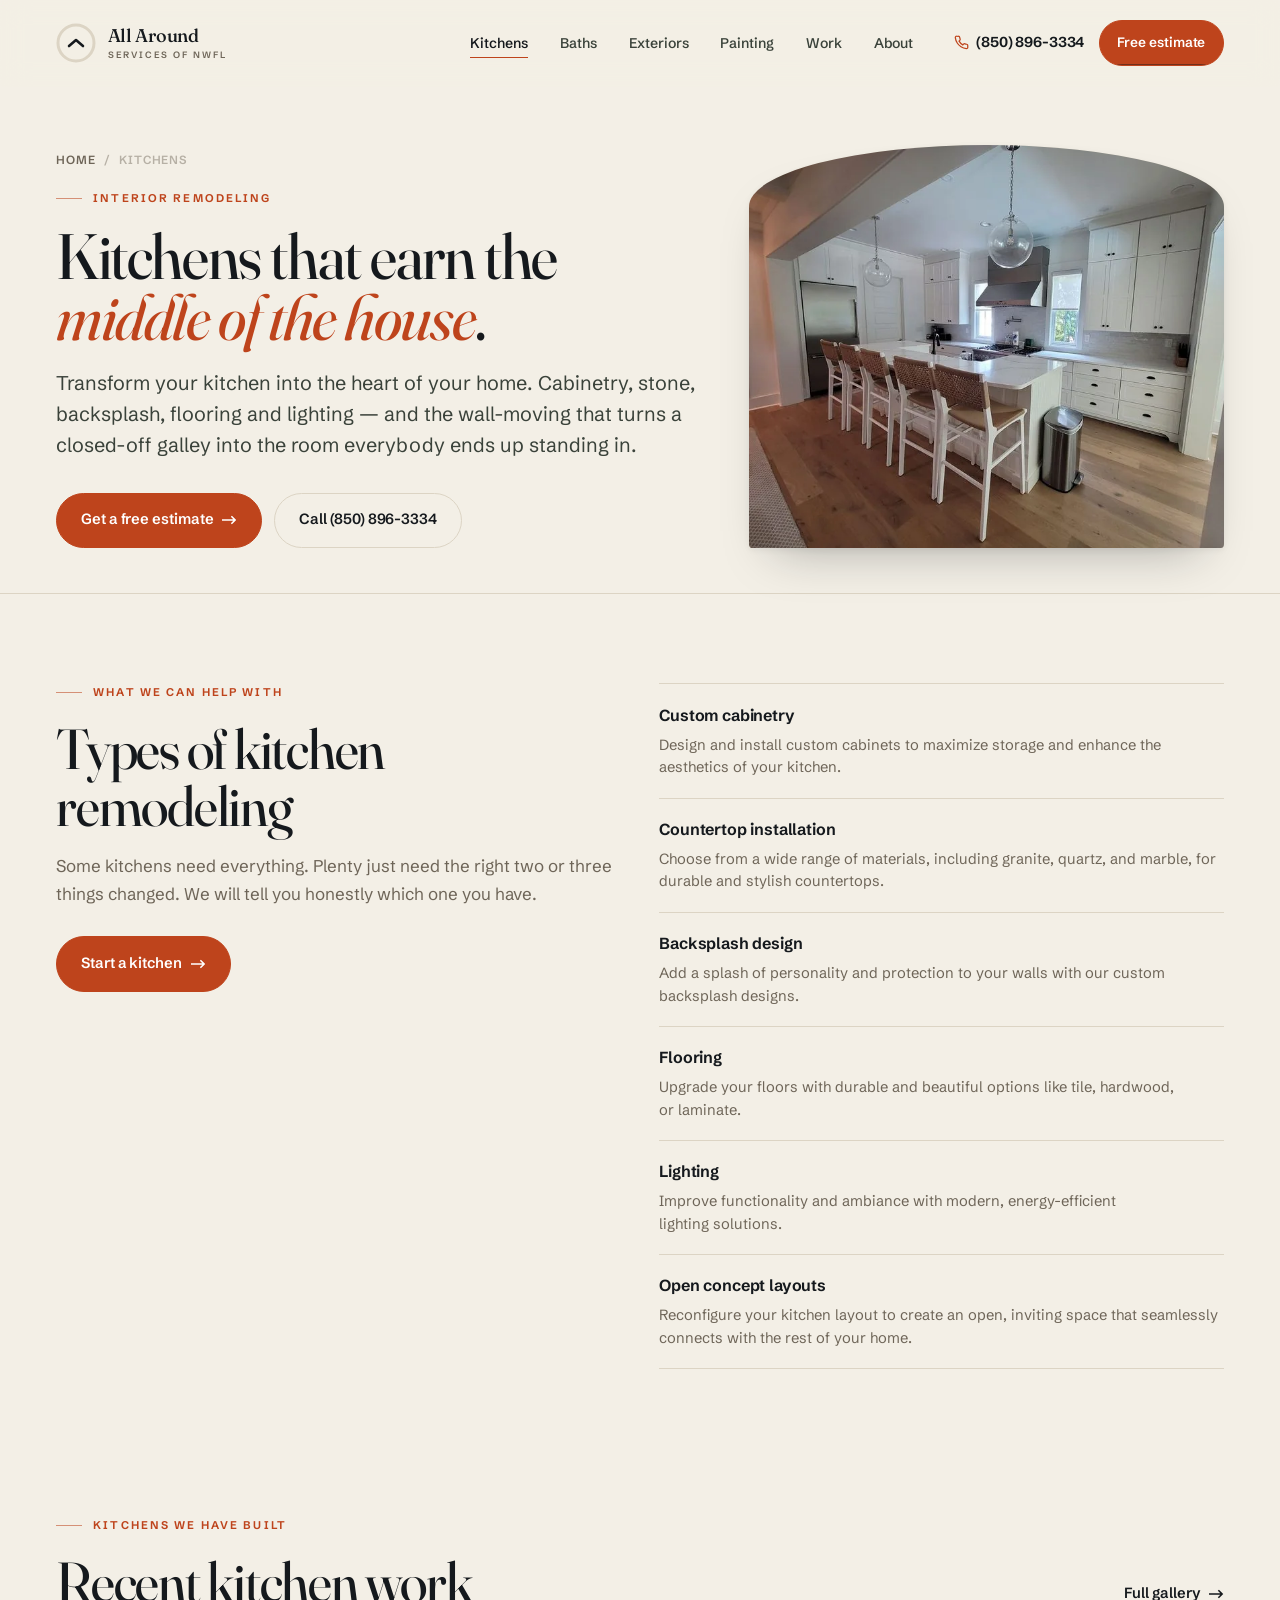
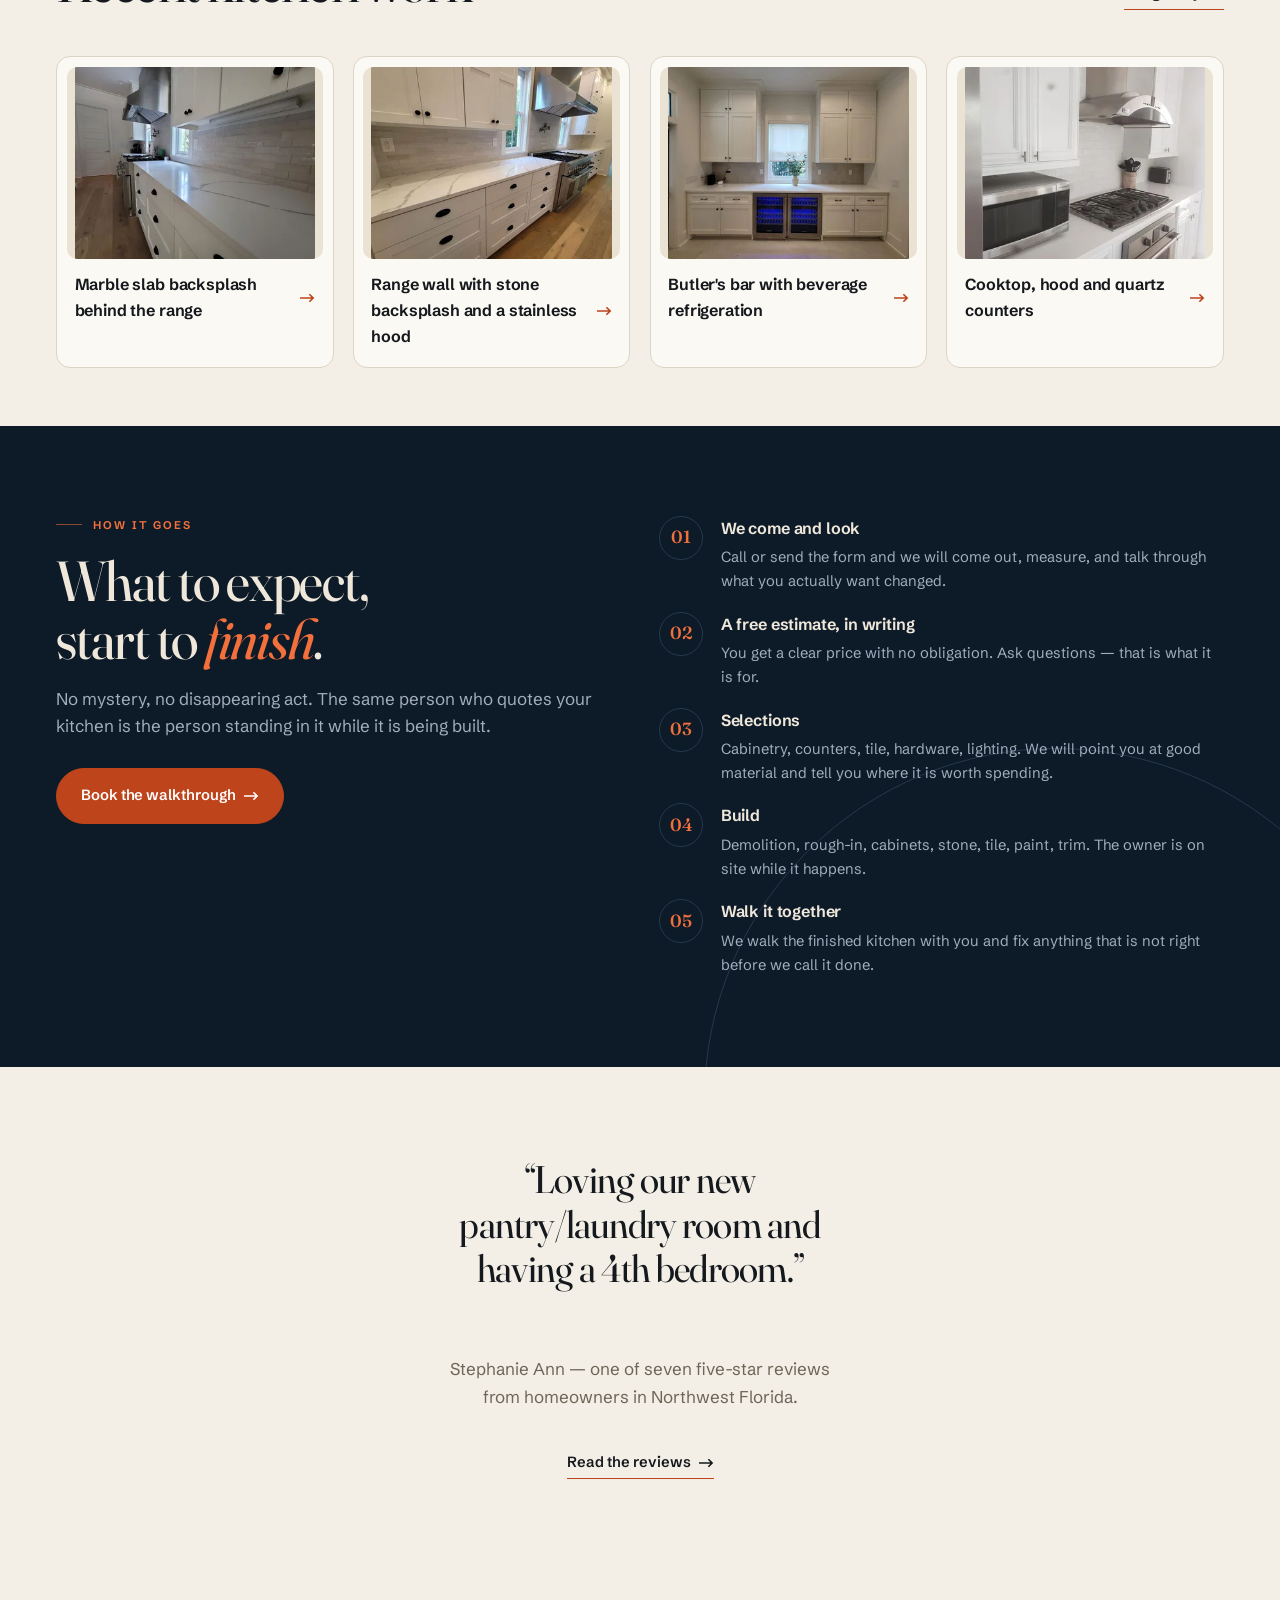
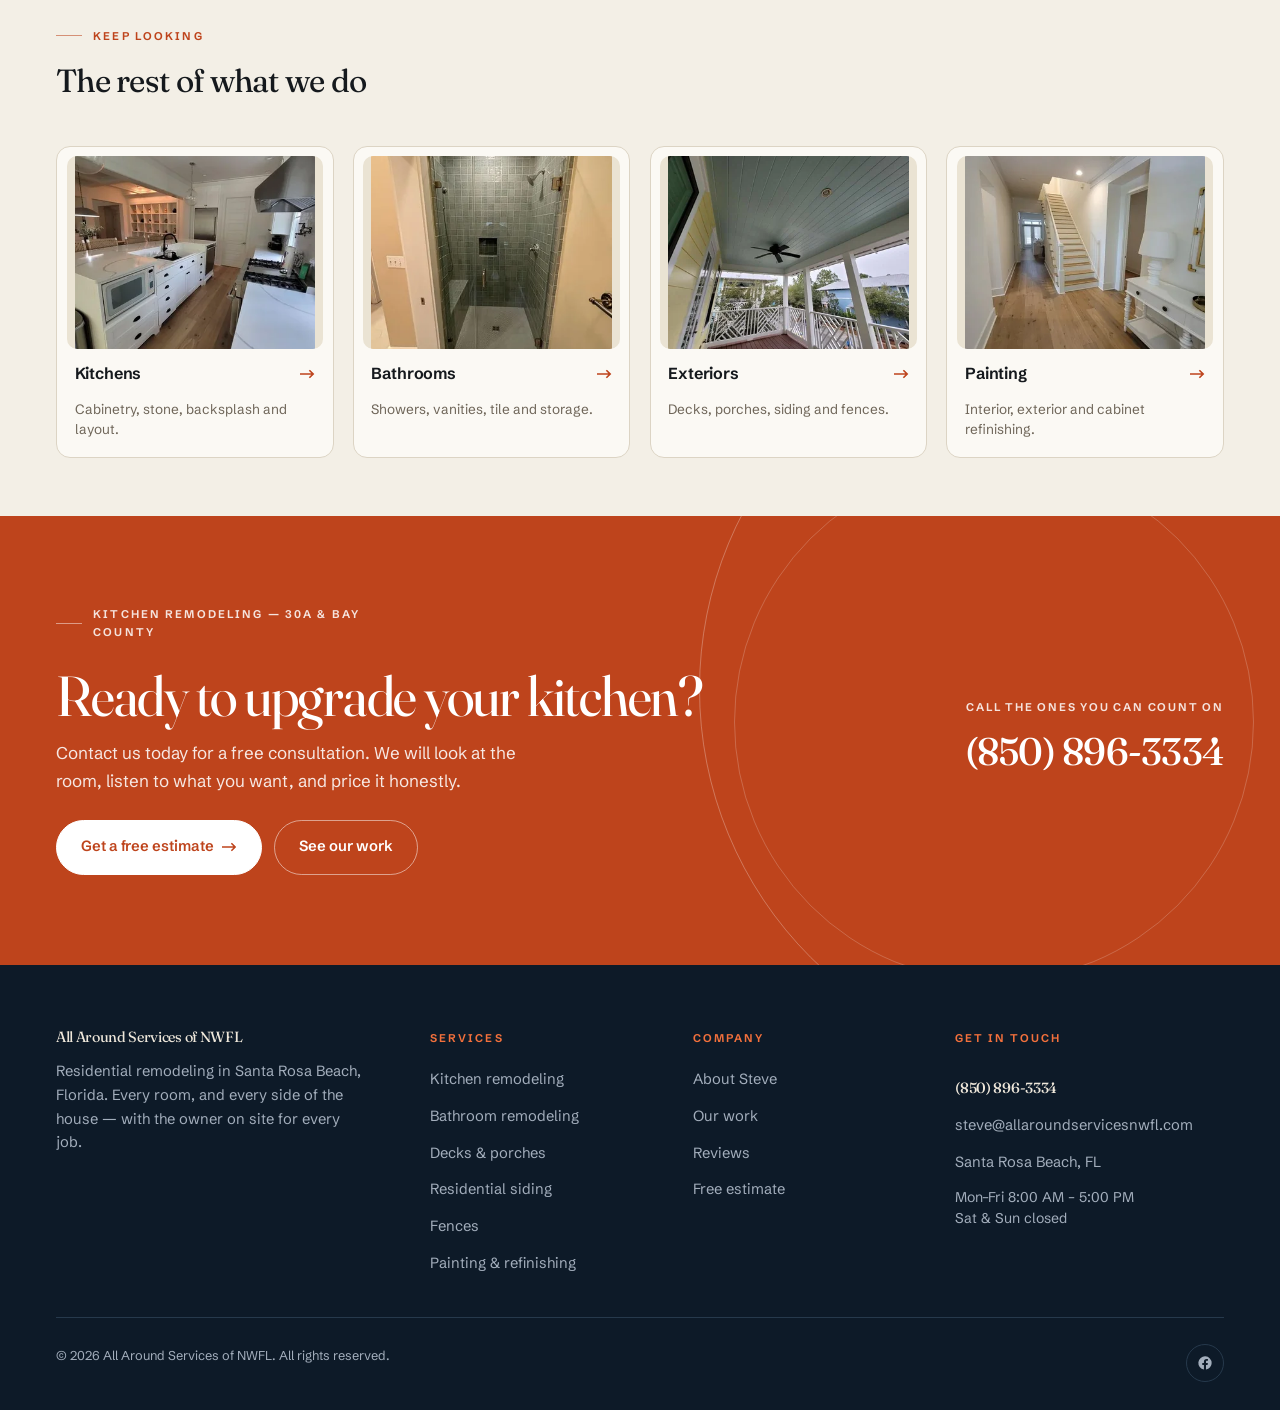
<file: kitchens.html>
<!DOCTYPE html>
<html lang="en">
<head>
<meta charset="utf-8">
<meta name="viewport" content="width=device-width, initial-scale=1">
<title>Kitchen Remodeling in Santa Rosa Beach &amp; 30A | All Around Services of NWFL</title>
<meta name="description" content="Custom cabinetry, granite and quartz countertops, backsplashes, flooring, lighting and open-concept layouts. Kitchen remodeling across 30A and Bay County, Florida. Free estimates.">
<link rel="canonical" href="https://www.allaroundservicesnwfl.com/kitchens.html">
<meta name="theme-color" content="#F3EFE6">

<meta property="og:type" content="website">
<meta property="og:site_name" content="All Around Services of NWFL">
<meta property="og:title" content="Kitchen remodeling on 30A — All Around Services of NWFL">
<meta property="og:description" content="Custom cabinetry, granite and quartz countertops, backsplashes, flooring, lighting and open-concept layouts. Kitchen remodeling across 30A and Bay County, Florida. Free estimates.">
<meta property="og:url" content="https://www.allaroundservicesnwfl.com/kitchens.html">
<meta property="og:image" content="https://www.allaroundservicesnwfl.com/assets/img/og.png">
<meta property="og:image:width" content="1200">
<meta property="og:image:height" content="630">
<meta name="twitter:card" content="summary_large_image">

<link rel="preconnect" href="https://fonts.googleapis.com">
<link rel="preconnect" href="https://fonts.gstatic.com" crossorigin>
<link href="https://fonts.googleapis.com/css2?family=Fraunces:ital,opsz,wght,SOFT,WONK@0,9..144,300..700,0..100,0..1;1,9..144,300..700,0..100,0..1&amp;family=Schibsted+Grotesk:wght@400..700&amp;display=swap" rel="stylesheet">
<link rel="stylesheet" href="assets/css/site.css">
<link rel="icon" href="data:image/svg+xml,%3Csvg xmlns='http://www.w3.org/2000/svg' viewBox='0 0 40 40'%3E%3Crect width='40' height='40' rx='9' fill='%230D1A28'/%3E%3Ccircle cx='20' cy='20' r='13' fill='none' stroke='%23BE441C' stroke-width='3'/%3E%3Cpath d='M13 23l7-6 7 6' fill='none' stroke='%23F3EFE6' stroke-width='2.6' stroke-linecap='round' stroke-linejoin='round'/%3E%3C/svg%3E">
<link rel="apple-touch-icon" href="assets/img/apple-touch-icon.png">
<link rel="manifest" href="site.webmanifest">
</head>
<body>
<a class="skip" href="#main">Skip to content</a>

<!-- ======================================================= HEADER -->
<header class="hdr">
  <div class="wrap hdr-in">
    <a class="logo" href="index.html" aria-label="All Around Services of NWFL &mdash; home">
      <svg class="logo-ring" viewBox="0 0 40 40" aria-hidden="true">
        <circle class="trk" cx="20" cy="20" r="18"/>
        <circle class="prg" cx="20" cy="20" r="18"/>
        <path class="roof" d="M13 23l7-6 7 6"/>
      </svg>
      <span class="logo-txt"><b>All Around</b><span>Services of NWFL</span></span>
    </a>

    <nav class="nav" aria-label="Primary">
      <a href="kitchens.html" aria-current="page">Kitchens</a>
      <a href="bathrooms.html">Baths</a>
      <a href="exteriors.html">Exteriors</a>
      <a href="painting.html">Painting</a>
      <a href="work.html">Work</a>
      <a href="about.html">About</a>
    </nav>

    <div class="hdr-cta">
      <a class="hdr-tel" href="tel:+18508963334">
        <svg viewBox="0 0 24 24" aria-hidden="true"><path d="M22 16.9v3a2 2 0 0 1-2.2 2 19.8 19.8 0 0 1-8.6-3.1 19.5 19.5 0 0 1-6-6A19.8 19.8 0 0 1 2.1 4.2 2 2 0 0 1 4.1 2h3a2 2 0 0 1 2 1.7c.1 1 .4 1.9.7 2.8a2 2 0 0 1-.5 2.1L8.1 9.8a16 16 0 0 0 6 6l1.2-1.2a2 2 0 0 1 2.1-.5c.9.3 1.8.6 2.8.7a2 2 0 0 1 1.8 2.1z"/></svg>
        <span class="tel-full">(850) 896-3334</span><span class="tel-short">Call</span>
      </a>
      <a class="btn btn-clay btn-sm" href="contact.html">Free estimate</a>
    </div>

    <button class="burger" aria-label="Open menu" aria-expanded="false" aria-controls="drawer"><i></i><i></i><i></i></button>
  </div>
</header>

<div class="drawer" id="drawer" aria-hidden="true">
  <nav aria-label="Mobile">
    <a href="index.html"><small>01</small> Home</a>
    <a href="kitchens.html"><small>02</small> Kitchens</a>
    <a href="bathrooms.html"><small>03</small> Bathrooms</a>
    <a href="exteriors.html"><small>04</small> Decks, Siding &amp; Fences</a>
    <a href="painting.html"><small>05</small> Painting</a>
    <a href="work.html"><small>06</small> Our Work</a>
    <a href="about.html"><small>07</small> About</a>
    <a href="reviews.html"><small>08</small> Reviews</a>
    <a href="contact.html"><small>09</small> Free Estimate</a>
  </nav>
  <div class="drawer-foot">
    <a href="tel:+18508963334">(850) 896-3334</a>
    <a href="mailto:steve@allaroundservicesnwfl.com">steve@allaroundservicesnwfl.com</a>
    <span class="hrs">Mon&ndash;Fri 8:00 AM &ndash; 5:00 PM &middot; Santa Rosa Beach, FL</span>
  </div>
</div>

<main id="main">

<!-- ==================================================== PAGE HERO -->
<section class="phero">
  <div class="wrap phero-grid">
    <div>
      <nav class="crumbs" aria-label="Breadcrumb">
        <a href="index.html">Home</a><span>/</span><span>Kitchens</span>
      </nav>
      <p class="label">Interior remodeling</p>
      <h1 class="d1" style="font-size:clamp(2.4rem,5vw,4.4rem)">Kitchens that earn the <em>middle of the house</em>.</h1>
      <p class="lede" style="margin-top:1.3rem">Transform your kitchen into the heart of your home. Cabinetry, stone, backsplash, flooring and lighting &mdash; and the wall-moving that turns a closed-off galley into the room everybody ends up standing in.</p>
      <div class="hero-acts" style="margin:2rem 0 0"><a class="btn btn-clay" href="contact.html">Get a free estimate <svg viewBox="0 0 16 10" aria-hidden="true"><path d="M0 5h14M10 1l4 4-4 4"/></svg></a><a class="btn btn-ghost" href="tel:+18508963334">Call (850) 896-3334</a></div>
    </div>
    <div class="phero-media"><img src="assets/img/kitchen-island-800.webp" srcset="assets/img/kitchen-island-400.webp 400w, assets/img/kitchen-island-800.webp 800w" sizes="(max-width:900px) 100vw, 42vw" width="800" height="600" alt="Remodeled kitchen with a white island, barstools and pendant lighting" loading="eager" decoding="async"></div>
  </div>
</section>

<section class="sec">
  <div class="wrap cols-2">
    <div data-rise>
      <p class="label">What we can help with</p>
      <h2 class="d2">Types of kitchen remodeling</h2>
      <p class="sub" style="margin-top:1.1rem">Some kitchens need everything. Plenty just need the right two or three things changed. We will tell you honestly which one you have.</p>
      <div class="hero-acts" style="margin:1.8rem 0 0">
        <a class="btn btn-clay" href="contact.html?service=Kitchen+Remodeling">Start a kitchen <svg viewBox="0 0 16 10" aria-hidden="true"><path d="M0 5h14M10 1l4 4-4 4"/></svg></a>
      </div>
    </div>
    <div data-rise="80">
      <dl class="deflist">
      <div><dt>Custom cabinetry</dt><dd>Design and install custom cabinets to maximize storage and enhance the aesthetics of your kitchen.</dd></div>
      <div><dt>Countertop installation</dt><dd>Choose from a wide range of materials, including granite, quartz, and marble, for durable and stylish countertops.</dd></div>
      <div><dt>Backsplash design</dt><dd>Add a splash of personality and protection to your walls with our custom backsplash designs.</dd></div>
      <div><dt>Flooring</dt><dd>Upgrade your floors with durable and beautiful options like tile, hardwood, or laminate.</dd></div>
      <div><dt>Lighting</dt><dd>Improve functionality and ambiance with modern, energy-efficient lighting solutions.</dd></div>
      <div><dt>Open concept layouts</dt><dd>Reconfigure your kitchen layout to create an open, inviting space that seamlessly connects with the rest of your home.</dd></div>
    </dl>
    </div>
  </div>
</section>

<section class="sec sec-tight">
  <div class="wrap">
    <div class="sec-head split" data-rise>
      <div><p class="label">Kitchens we have built</p><h2 class="d2">Recent kitchen work</h2></div>
      <a class="txtlink" href="work.html">Full gallery <svg viewBox="0 0 16 10" aria-hidden="true"><path d="M0 5h14M10 1l4 4-4 4"/></svg></a>
    </div>
    <div class="xlinks">
      <a class="xlink" href="work.html" data-rise><span class="xlink-img"><img src="assets/img/kitchen-marble-400.webp" srcset="assets/img/kitchen-marble-400.webp 400w, assets/img/kitchen-marble-800.webp 800w" sizes="(max-width:680px) 100vw, 25vw" width="400" height="300" alt="Marble slab backsplash behind the range" loading="lazy" decoding="async"></span><b>Marble slab backsplash behind the range <svg viewBox="0 0 16 10" aria-hidden="true"><path d="M0 5h14M10 1l4 4-4 4"/></svg></b></a>
      <a class="xlink" href="work.html" data-rise><span class="xlink-img"><img src="assets/img/kitchen-range-400.webp" srcset="assets/img/kitchen-range-400.webp 400w, assets/img/kitchen-range-800.webp 800w" sizes="(max-width:680px) 100vw, 25vw" width="400" height="300" alt="Range wall with stone backsplash and a stainless hood" loading="lazy" decoding="async"></span><b>Range wall with stone backsplash and a stainless hood <svg viewBox="0 0 16 10" aria-hidden="true"><path d="M0 5h14M10 1l4 4-4 4"/></svg></b></a>
      <a class="xlink" href="work.html" data-rise><span class="xlink-img"><img src="assets/img/kitchen-bar-400.webp" srcset="assets/img/kitchen-bar-400.webp 400w, assets/img/kitchen-bar-800.webp 800w" sizes="(max-width:680px) 100vw, 25vw" width="400" height="300" alt="Butler's bar with beverage refrigeration" loading="lazy" decoding="async"></span><b>Butler's bar with beverage refrigeration <svg viewBox="0 0 16 10" aria-hidden="true"><path d="M0 5h14M10 1l4 4-4 4"/></svg></b></a>
      <a class="xlink" href="work.html" data-rise><span class="xlink-img"><img src="assets/img/kitchen-hood-400.webp" srcset="assets/img/kitchen-hood-400.webp 400w, assets/img/kitchen-hood-800.webp 800w" sizes="(max-width:680px) 100vw, 25vw" width="400" height="300" alt="Cooktop, hood and quartz counters" loading="lazy" decoding="async"></span><b>Cooktop, hood and quartz counters <svg viewBox="0 0 16 10" aria-hidden="true"><path d="M0 5h14M10 1l4 4-4 4"/></svg></b></a>
    </div>
  </div>
</section>

<section class="sec band">
  <div class="wrap band-in cols-2">
    <div data-rise>
      <p class="label">How it goes</p>
      <h2 class="d2">What to expect, start to <em>finish</em>.</h2>
      <p class="sub" style="margin-top:1.1rem">No mystery, no disappearing act. The same person who quotes your kitchen is the person standing in it while it is being built.</p>
      <div class="hero-acts" style="margin:1.8rem 0 0">
        <a class="btn btn-clay" href="contact.html">Book the walkthrough <svg viewBox="0 0 16 10" aria-hidden="true"><path d="M0 5h14M10 1l4 4-4 4"/></svg></a>
      </div>
    </div>
    <div data-rise="80">
      <ol class="steps">
      <li class="step"><div><h3>We come and look</h3><p>Call or send the form and we will come out, measure, and talk through what you actually want changed.</p></div></li>
      <li class="step"><div><h3>A free estimate, in writing</h3><p>You get a clear price with no obligation. Ask questions &mdash; that is what it is for.</p></div></li>
      <li class="step"><div><h3>Selections</h3><p>Cabinetry, counters, tile, hardware, lighting. We will point you at good material and tell you where it is worth spending.</p></div></li>
      <li class="step"><div><h3>Build</h3><p>Demolition, rough-in, cabinets, stone, tile, paint, trim. The owner is on site while it happens.</p></div></li>
      <li class="step"><div><h3>Walk it together</h3><p>We walk the finished kitchen with you and fix anything that is not right before we call it done.</p></div></li>
    </ol>
    </div>
  </div>
</section>

<section class="sec">
  <div class="wrap" style="text-align:center;display:grid;justify-items:center;gap:1.4rem" data-rise>
    <p class="pull">&ldquo;Loving our new pantry/laundry room and having a 4th bedroom.&rdquo;</p>
    <p class="sub" style="max-width:40ch">Stephanie Ann &mdash; one of seven five-star reviews from homeowners in Northwest Florida.</p>
    <a class="txtlink" href="reviews.html">Read the reviews <svg viewBox="0 0 16 10" aria-hidden="true"><path d="M0 5h14M10 1l4 4-4 4"/></svg></a>
  </div>
</section>

<section class="sec sec-tight">
  <div class="wrap">
    <div class="sec-head" data-rise><p class="label">Keep looking</p><h2 class="d3">The rest of what we do</h2></div>
    <div class="xlinks">
      <a class="xlink" href="kitchens.html" data-rise><span class="xlink-img"><img src="assets/img/kitchen-galley-400.webp" srcset="assets/img/kitchen-galley-400.webp 400w, assets/img/kitchen-galley-450.webp 450w" sizes="(max-width:680px) 100vw, 25vw" width="400" height="533" alt="Galley kitchen with a wine rack wall" loading="lazy" decoding="async"></span><b>Kitchens <svg viewBox="0 0 16 10" aria-hidden="true"><path d="M0 5h14M10 1l4 4-4 4"/></svg></b><span>Cabinetry, stone, backsplash and layout.</span></a>
      <a class="xlink" href="bathrooms.html" data-rise="70"><span class="xlink-img"><img src="assets/img/shower-green-door-400.webp" srcset="assets/img/shower-green-door-400.webp 400w, assets/img/shower-green-door-450.webp 450w" sizes="(max-width:680px) 100vw, 25vw" width="400" height="533" alt="Walk-in shower with a glass door" loading="lazy" decoding="async"></span><b>Bathrooms <svg viewBox="0 0 16 10" aria-hidden="true"><path d="M0 5h14M10 1l4 4-4 4"/></svg></b><span>Showers, vanities, tile and storage.</span></a>
      <a class="xlink" href="exteriors.html" data-rise="140"><span class="xlink-img"><img src="assets/img/porch-fan-400.webp" srcset="assets/img/porch-fan-400.webp 400w, assets/img/porch-fan-800.webp 800w" sizes="(max-width:680px) 100vw, 25vw" width="400" height="300" alt="Porch with a shiplap ceiling and ceiling fan" loading="lazy" decoding="async"></span><b>Exteriors <svg viewBox="0 0 16 10" aria-hidden="true"><path d="M0 5h14M10 1l4 4-4 4"/></svg></b><span>Decks, porches, siding and fences.</span></a>
      <a class="xlink" href="painting.html" data-rise="210"><span class="xlink-img"><img src="assets/img/entry-hall-400.webp" srcset="assets/img/entry-hall-400.webp 400w, assets/img/entry-hall-450.webp 450w" sizes="(max-width:680px) 100vw, 25vw" width="400" height="533" alt="Freshly painted entry hall" loading="lazy" decoding="async"></span><b>Painting <svg viewBox="0 0 16 10" aria-hidden="true"><path d="M0 5h14M10 1l4 4-4 4"/></svg></b><span>Interior, exterior and cabinet refinishing.</span></a>
    </div>
  </div>
</section>

<!-- ========================================================== CTA -->
<section class="sec cta">
  <div class="wrap cta-in">
    <div>
      <p class="label">Kitchen remodeling &mdash; 30A &amp; Bay County</p>
      <h2 class="d2">Ready to upgrade your kitchen?</h2>
      <p>Contact us today for a free consultation. We will look at the room, listen to what you want, and price it honestly.</p>
      <div class="cta-acts">
        <a class="btn" href="contact.html">Get a free estimate <svg viewBox="0 0 16 10" aria-hidden="true"><path d="M0 5h14M10 1l4 4-4 4"/></svg></a>
        <a class="btn btn-ghost" href="work.html">See our work</a>
      </div>
    </div>
    <a class="cta-tel" href="tel:+18508963334">
      <small>Call the ones you can count on</small>
      <b>(850) 896-3334</b>
    </a>
  </div>
</section>

</main>

<!-- ======================================================= FOOTER -->
<footer class="ftr">
  <div class="wrap">
    <div class="ftr-top">
      <div class="ftr-brand">
        <p class="d3">All Around Services of NWFL</p>
        <p>Residential remodeling in Santa Rosa Beach, Florida. Every room, and every side of the house &mdash; with the owner on site for every job.</p>
      </div>
      <div>
        <h4>Services</h4>
        <ul>
          <li><a href="kitchens.html">Kitchen remodeling</a></li>
          <li><a href="bathrooms.html">Bathroom remodeling</a></li>
          <li><a href="exteriors.html#decks">Decks &amp; porches</a></li>
          <li><a href="exteriors.html#siding">Residential siding</a></li>
          <li><a href="exteriors.html#fences">Fences</a></li>
          <li><a href="painting.html">Painting &amp; refinishing</a></li>
        </ul>
      </div>
      <div>
        <h4>Company</h4>
        <ul>
          <li><a href="about.html">About Steve</a></li>
          <li><a href="work.html">Our work</a></li>
          <li><a href="reviews.html">Reviews</a></li>
          <li><a href="contact.html">Free estimate</a></li>
        </ul>
      </div>
      <div class="ftr-cta">
        <h4>Get in touch</h4>
        <a class="ftr-tel" href="tel:+18508963334">(850) 896-3334</a>
        <a href="mailto:steve@allaroundservicesnwfl.com">steve@allaroundservicesnwfl.com</a>
        <a href="https://www.google.com/maps/search/?api=1&amp;query=Santa+Rosa+Beach,+FL" target="_blank" rel="noopener">Santa Rosa Beach, FL</a>
        <span style="color:var(--on-navy-mute);font-size:.88rem;line-height:1.5">Mon&ndash;Fri 8:00 AM &ndash; 5:00 PM<br>Sat &amp; Sun closed</span>
      </div>
    </div>
    <div class="ftr-bottom">
      <p>&copy; <span data-year>2026</span> All Around Services of NWFL. All rights reserved.</p>
      <div class="ftr-social">
        <a href="https://www.facebook.com/allaroundservicesofnwfl" target="_blank" rel="noopener" aria-label="All Around Services of NWFL on Facebook">
          <svg viewBox="0 0 24 24" aria-hidden="true"><path d="M22 12a10 10 0 1 0-11.6 9.9v-7H7.9V12h2.5V9.8c0-2.5 1.5-3.9 3.8-3.9 1.1 0 2.2.2 2.2.2v2.5h-1.3c-1.2 0-1.6.8-1.6 1.6V12h2.8l-.4 2.9h-2.4v7A10 10 0 0 0 22 12z"/></svg>
        </a>
      </div>
    </div>
  </div>
</footer>

<script src="assets/js/site.js" defer></script>
</body>
</html>
</file>
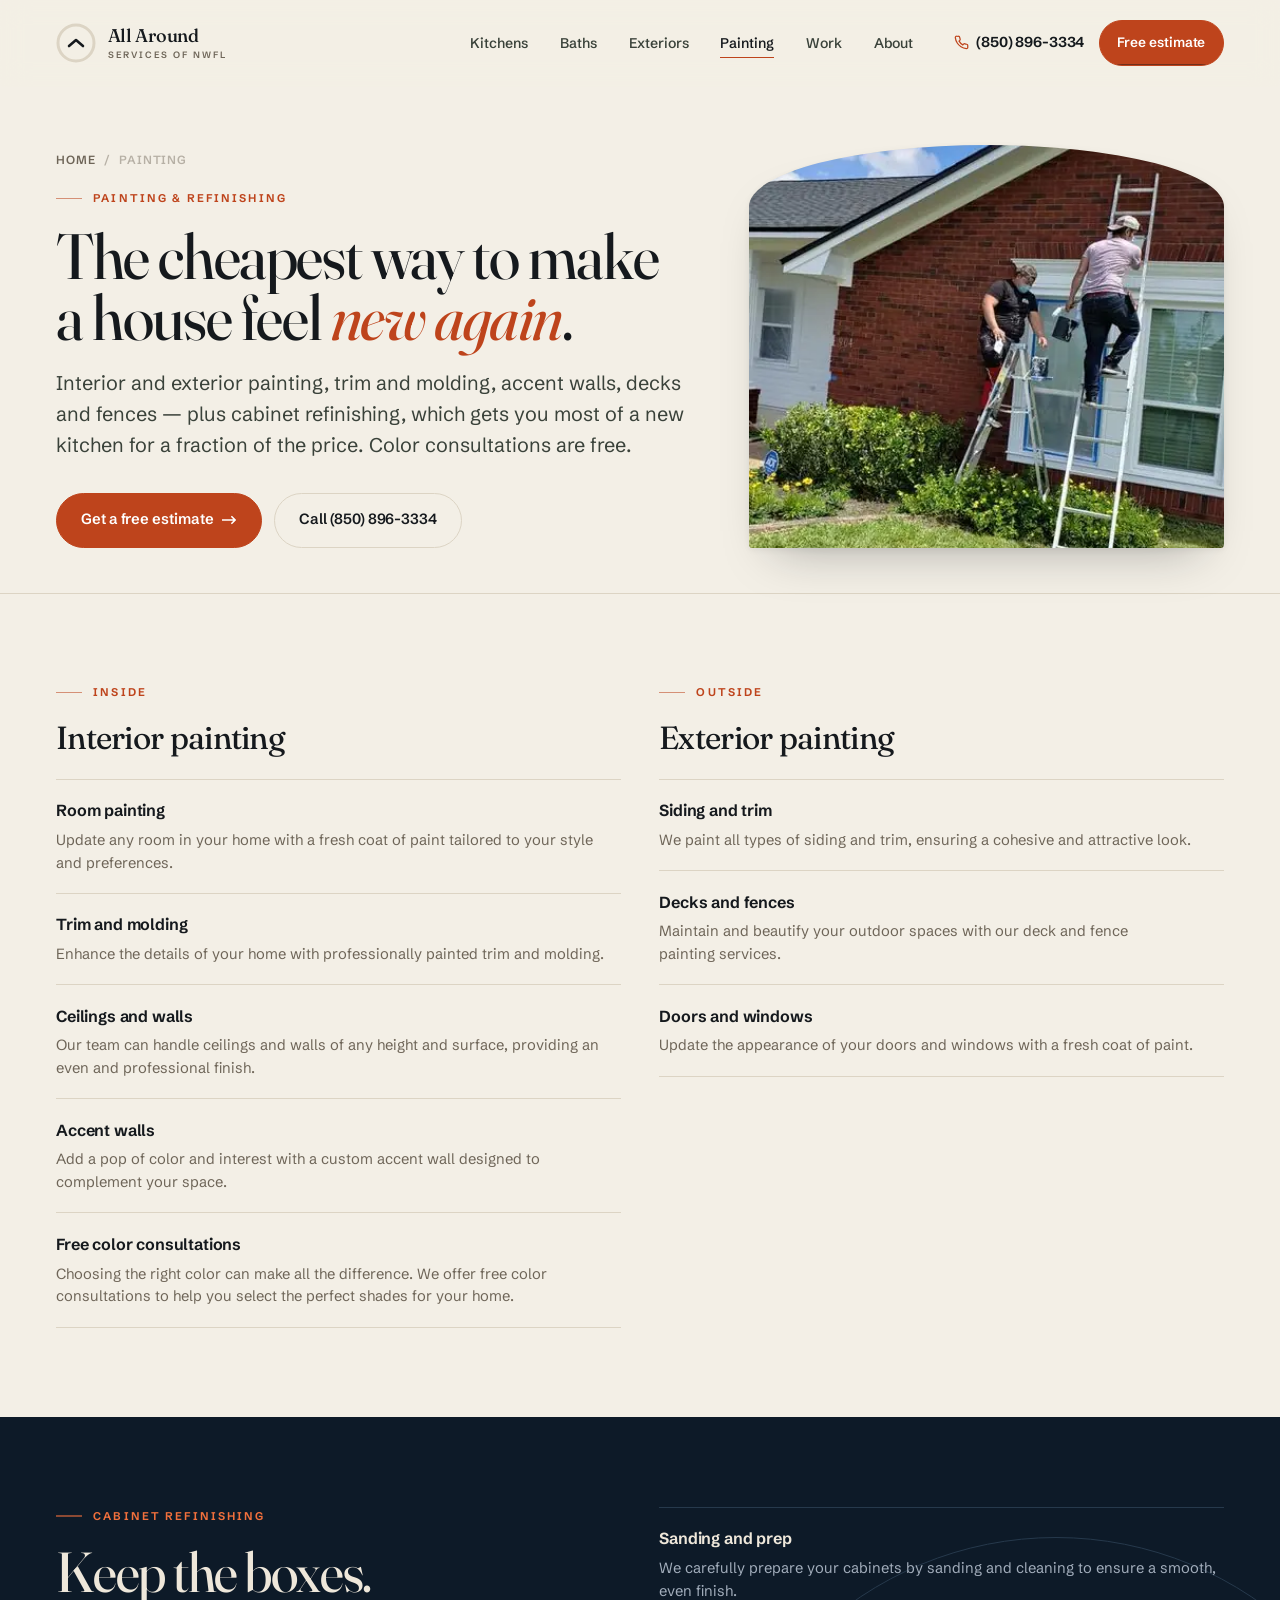
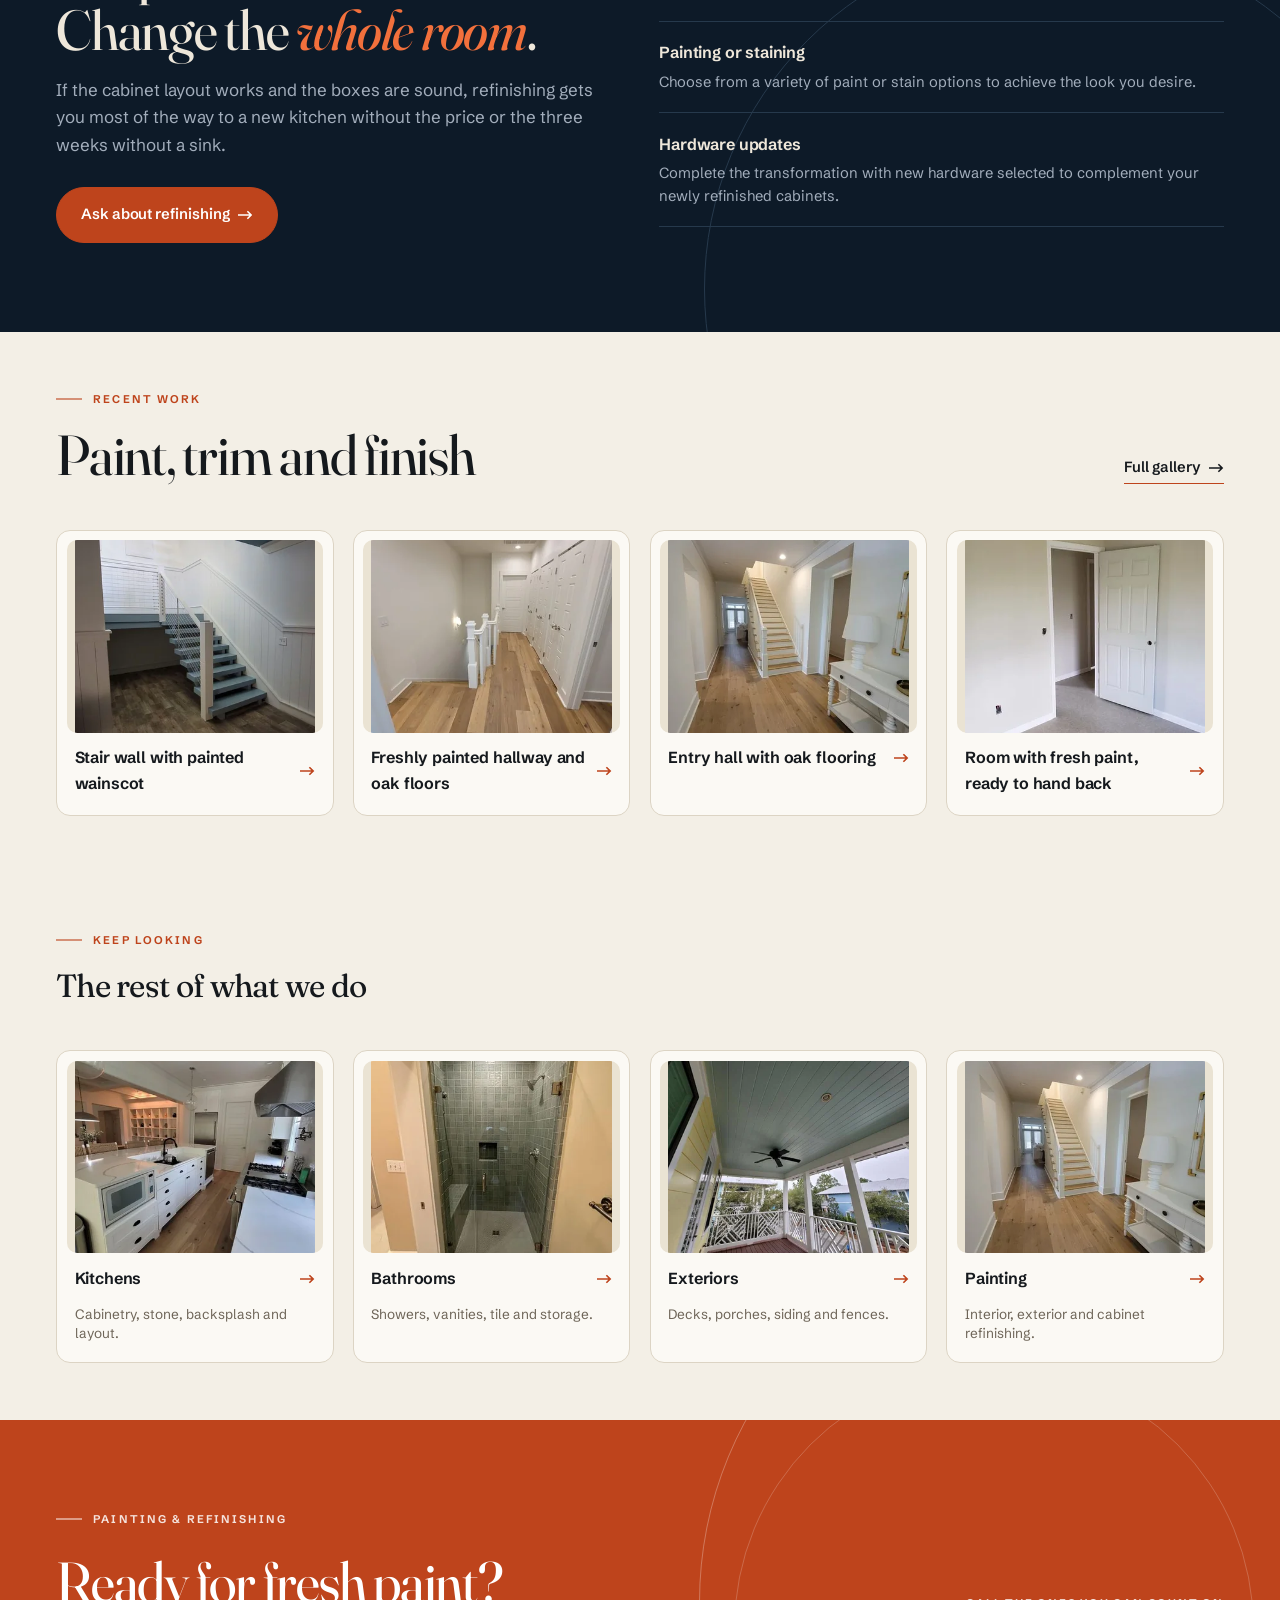
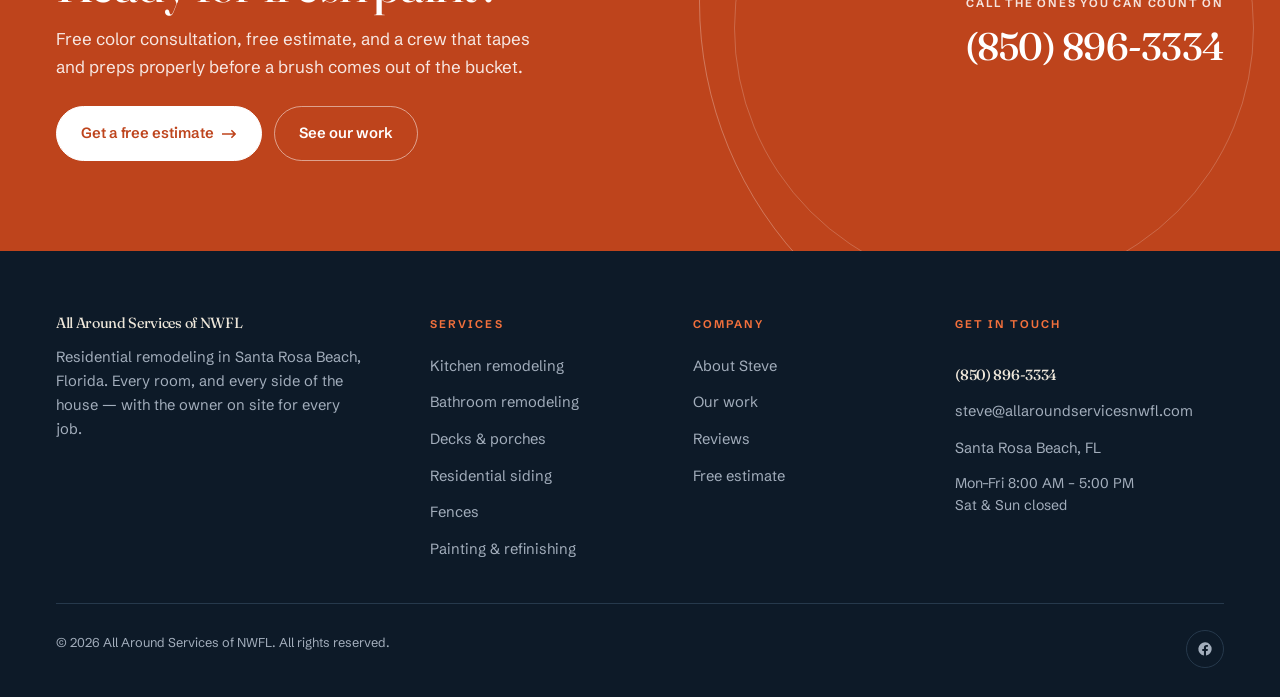
<file: painting.html>
<!DOCTYPE html>
<html lang="en">
<head>
<meta charset="utf-8">
<meta name="viewport" content="width=device-width, initial-scale=1">
<title>Interior &amp; Exterior Painting, Santa Rosa Beach &amp; 30A | All Around Services of NWFL</title>
<meta name="description" content="Interior and exterior painting, trim and molding, accent walls, decks and fences, plus cabinet refinishing. Free color consultations across 30A and Bay County, Florida.">
<link rel="canonical" href="https://www.allaroundservicesnwfl.com/painting.html">
<meta name="theme-color" content="#F3EFE6">

<meta property="og:type" content="website">
<meta property="og:site_name" content="All Around Services of NWFL">
<meta property="og:title" content="Painting and cabinet refinishing on 30A — All Around Services of NWFL">
<meta property="og:description" content="Interior and exterior painting, trim and molding, accent walls, decks and fences, plus cabinet refinishing. Free color consultations across 30A and Bay County, Florida.">
<meta property="og:url" content="https://www.allaroundservicesnwfl.com/painting.html">
<meta property="og:image" content="https://www.allaroundservicesnwfl.com/assets/img/og.png">
<meta property="og:image:width" content="1200">
<meta property="og:image:height" content="630">
<meta name="twitter:card" content="summary_large_image">

<link rel="preconnect" href="https://fonts.googleapis.com">
<link rel="preconnect" href="https://fonts.gstatic.com" crossorigin>
<link href="https://fonts.googleapis.com/css2?family=Fraunces:ital,opsz,wght,SOFT,WONK@0,9..144,300..700,0..100,0..1;1,9..144,300..700,0..100,0..1&amp;family=Schibsted+Grotesk:wght@400..700&amp;display=swap" rel="stylesheet">
<link rel="stylesheet" href="assets/css/site.css">
<link rel="icon" href="data:image/svg+xml,%3Csvg xmlns='http://www.w3.org/2000/svg' viewBox='0 0 40 40'%3E%3Crect width='40' height='40' rx='9' fill='%230D1A28'/%3E%3Ccircle cx='20' cy='20' r='13' fill='none' stroke='%23BE441C' stroke-width='3'/%3E%3Cpath d='M13 23l7-6 7 6' fill='none' stroke='%23F3EFE6' stroke-width='2.6' stroke-linecap='round' stroke-linejoin='round'/%3E%3C/svg%3E">
<link rel="apple-touch-icon" href="assets/img/apple-touch-icon.png">
<link rel="manifest" href="site.webmanifest">
</head>
<body>
<a class="skip" href="#main">Skip to content</a>

<!-- ======================================================= HEADER -->
<header class="hdr">
  <div class="wrap hdr-in">
    <a class="logo" href="index.html" aria-label="All Around Services of NWFL &mdash; home">
      <svg class="logo-ring" viewBox="0 0 40 40" aria-hidden="true">
        <circle class="trk" cx="20" cy="20" r="18"/>
        <circle class="prg" cx="20" cy="20" r="18"/>
        <path class="roof" d="M13 23l7-6 7 6"/>
      </svg>
      <span class="logo-txt"><b>All Around</b><span>Services of NWFL</span></span>
    </a>

    <nav class="nav" aria-label="Primary">
      <a href="kitchens.html">Kitchens</a>
      <a href="bathrooms.html">Baths</a>
      <a href="exteriors.html">Exteriors</a>
      <a href="painting.html" aria-current="page">Painting</a>
      <a href="work.html">Work</a>
      <a href="about.html">About</a>
    </nav>

    <div class="hdr-cta">
      <a class="hdr-tel" href="tel:+18508963334">
        <svg viewBox="0 0 24 24" aria-hidden="true"><path d="M22 16.9v3a2 2 0 0 1-2.2 2 19.8 19.8 0 0 1-8.6-3.1 19.5 19.5 0 0 1-6-6A19.8 19.8 0 0 1 2.1 4.2 2 2 0 0 1 4.1 2h3a2 2 0 0 1 2 1.7c.1 1 .4 1.9.7 2.8a2 2 0 0 1-.5 2.1L8.1 9.8a16 16 0 0 0 6 6l1.2-1.2a2 2 0 0 1 2.1-.5c.9.3 1.8.6 2.8.7a2 2 0 0 1 1.8 2.1z"/></svg>
        <span class="tel-full">(850) 896-3334</span><span class="tel-short">Call</span>
      </a>
      <a class="btn btn-clay btn-sm" href="contact.html">Free estimate</a>
    </div>

    <button class="burger" aria-label="Open menu" aria-expanded="false" aria-controls="drawer"><i></i><i></i><i></i></button>
  </div>
</header>

<div class="drawer" id="drawer" aria-hidden="true">
  <nav aria-label="Mobile">
    <a href="index.html"><small>01</small> Home</a>
    <a href="kitchens.html"><small>02</small> Kitchens</a>
    <a href="bathrooms.html"><small>03</small> Bathrooms</a>
    <a href="exteriors.html"><small>04</small> Decks, Siding &amp; Fences</a>
    <a href="painting.html"><small>05</small> Painting</a>
    <a href="work.html"><small>06</small> Our Work</a>
    <a href="about.html"><small>07</small> About</a>
    <a href="reviews.html"><small>08</small> Reviews</a>
    <a href="contact.html"><small>09</small> Free Estimate</a>
  </nav>
  <div class="drawer-foot">
    <a href="tel:+18508963334">(850) 896-3334</a>
    <a href="mailto:steve@allaroundservicesnwfl.com">steve@allaroundservicesnwfl.com</a>
    <span class="hrs">Mon&ndash;Fri 8:00 AM &ndash; 5:00 PM &middot; Santa Rosa Beach, FL</span>
  </div>
</div>

<main id="main">

<!-- ==================================================== PAGE HERO -->
<section class="phero">
  <div class="wrap phero-grid">
    <div>
      <nav class="crumbs" aria-label="Breadcrumb">
        <a href="index.html">Home</a><span>/</span><span>Painting</span>
      </nav>
      <p class="label">Painting &amp; refinishing</p>
      <h1 class="d1" style="font-size:clamp(2.4rem,5vw,4.4rem)">The cheapest way to make a house feel <em>new again</em>.</h1>
      <p class="lede" style="margin-top:1.3rem">Interior and exterior painting, trim and molding, accent walls, decks and fences &mdash; plus cabinet refinishing, which gets you most of a new kitchen for a fraction of the price. Color consultations are free.</p>
      <div class="hero-acts" style="margin:2rem 0 0"><a class="btn btn-clay" href="contact.html">Get a free estimate <svg viewBox="0 0 16 10" aria-hidden="true"><path d="M0 5h14M10 1l4 4-4 4"/></svg></a><a class="btn btn-ghost" href="tel:+18508963334">Call (850) 896-3334</a></div>
    </div>
    <div class="phero-media"><img src="assets/img/painting-crew-450.webp" srcset="assets/img/painting-crew-400.webp 400w, assets/img/painting-crew-450.webp 450w" sizes="(max-width:900px) 100vw, 42vw" width="450" height="600" alt="Two crew members on ladders painting the exterior of a house" loading="eager" decoding="async"></div>
  </div>
</section>

<section class="sec">
  <div class="wrap cols-2">
    <div data-rise>
      <p class="label">Inside</p>
      <h2 class="d3" style="margin-bottom:1.4rem">Interior painting</h2>
      <dl class="deflist">
      <div><dt>Room painting</dt><dd>Update any room in your home with a fresh coat of paint tailored to your style and preferences.</dd></div>
      <div><dt>Trim and molding</dt><dd>Enhance the details of your home with professionally painted trim and molding.</dd></div>
      <div><dt>Ceilings and walls</dt><dd>Our team can handle ceilings and walls of any height and surface, providing an even and professional finish.</dd></div>
      <div><dt>Accent walls</dt><dd>Add a pop of color and interest with a custom accent wall designed to complement your space.</dd></div>
      <div><dt>Free color consultations</dt><dd>Choosing the right color can make all the difference. We offer free color consultations to help you select the perfect shades for your home.</dd></div>
    </dl>
    </div>
    <div data-rise="80">
      <p class="label">Outside</p>
      <h2 class="d3" style="margin-bottom:1.4rem">Exterior painting</h2>
      <dl class="deflist">
      <div><dt>Siding and trim</dt><dd>We paint all types of siding and trim, ensuring a cohesive and attractive look.</dd></div>
      <div><dt>Decks and fences</dt><dd>Maintain and beautify your outdoor spaces with our deck and fence painting services.</dd></div>
      <div><dt>Doors and windows</dt><dd>Update the appearance of your doors and windows with a fresh coat of paint.</dd></div>
    </dl>
    </div>
  </div>
</section>

<section class="sec band">
  <div class="wrap band-in cols-2">
    <div data-rise>
      <p class="label">Cabinet refinishing</p>
      <h2 class="d2">Keep the boxes. Change the <em>whole room</em>.</h2>
      <p class="sub" style="margin-top:1.1rem">If the cabinet layout works and the boxes are sound, refinishing gets you most of the way to a new kitchen without the price or the three weeks without a sink.</p>
      <div class="hero-acts" style="margin:1.8rem 0 0">
        <a class="btn btn-clay" href="contact.html?service=Cabinet+Refinishing">Ask about refinishing <svg viewBox="0 0 16 10" aria-hidden="true"><path d="M0 5h14M10 1l4 4-4 4"/></svg></a>
      </div>
    </div>
    <div data-rise="80">
      <dl class="deflist">
      <div><dt>Sanding and prep</dt><dd>We carefully prepare your cabinets by sanding and cleaning to ensure a smooth, even finish.</dd></div>
      <div><dt>Painting or staining</dt><dd>Choose from a variety of paint or stain options to achieve the look you desire.</dd></div>
      <div><dt>Hardware updates</dt><dd>Complete the transformation with new hardware selected to complement your newly refinished cabinets.</dd></div>
    </dl>
    </div>
  </div>
</section>

<section class="sec sec-tight">
  <div class="wrap">
    <div class="sec-head split" data-rise>
      <div><p class="label">Recent work</p><h2 class="d2">Paint, trim and finish</h2></div>
      <a class="txtlink" href="work.html">Full gallery <svg viewBox="0 0 16 10" aria-hidden="true"><path d="M0 5h14M10 1l4 4-4 4"/></svg></a>
    </div>
    <div class="xlinks">
      <a class="xlink" href="work.html" data-rise><span class="xlink-img"><img src="assets/img/stair-wainscot-400.webp" srcset="assets/img/stair-wainscot-400.webp 400w, assets/img/stair-wainscot-800.webp 800w" sizes="(max-width:680px) 100vw, 25vw" width="400" height="300" alt="Stair wall with painted wainscot" loading="lazy" decoding="async"></span><b>Stair wall with painted wainscot <svg viewBox="0 0 16 10" aria-hidden="true"><path d="M0 5h14M10 1l4 4-4 4"/></svg></b></a>
      <a class="xlink" href="work.html" data-rise><span class="xlink-img"><img src="assets/img/hall-doors-400.webp" srcset="assets/img/hall-doors-400.webp 400w, assets/img/hall-doors-450.webp 450w" sizes="(max-width:680px) 100vw, 25vw" width="400" height="533" alt="Freshly painted hallway and oak floors" loading="lazy" decoding="async"></span><b>Freshly painted hallway and oak floors <svg viewBox="0 0 16 10" aria-hidden="true"><path d="M0 5h14M10 1l4 4-4 4"/></svg></b></a>
      <a class="xlink" href="work.html" data-rise><span class="xlink-img"><img src="assets/img/entry-hall-400.webp" srcset="assets/img/entry-hall-400.webp 400w, assets/img/entry-hall-450.webp 450w" sizes="(max-width:680px) 100vw, 25vw" width="400" height="533" alt="Entry hall with oak flooring" loading="lazy" decoding="async"></span><b>Entry hall with oak flooring <svg viewBox="0 0 16 10" aria-hidden="true"><path d="M0 5h14M10 1l4 4-4 4"/></svg></b></a>
      <a class="xlink" href="work.html" data-rise><span class="xlink-img"><img src="assets/img/room-fresh-400.webp" srcset="assets/img/room-fresh-400.webp 400w, assets/img/room-fresh-450.webp 450w" sizes="(max-width:680px) 100vw, 25vw" width="400" height="533" alt="Room with fresh paint, ready to hand back" loading="lazy" decoding="async"></span><b>Room with fresh paint, ready to hand back <svg viewBox="0 0 16 10" aria-hidden="true"><path d="M0 5h14M10 1l4 4-4 4"/></svg></b></a>
    </div>
  </div>
</section>

<section class="sec sec-tight">
  <div class="wrap">
    <div class="sec-head" data-rise><p class="label">Keep looking</p><h2 class="d3">The rest of what we do</h2></div>
    <div class="xlinks">
      <a class="xlink" href="kitchens.html" data-rise><span class="xlink-img"><img src="assets/img/kitchen-galley-400.webp" srcset="assets/img/kitchen-galley-400.webp 400w, assets/img/kitchen-galley-450.webp 450w" sizes="(max-width:680px) 100vw, 25vw" width="400" height="533" alt="Galley kitchen with a wine rack wall" loading="lazy" decoding="async"></span><b>Kitchens <svg viewBox="0 0 16 10" aria-hidden="true"><path d="M0 5h14M10 1l4 4-4 4"/></svg></b><span>Cabinetry, stone, backsplash and layout.</span></a>
      <a class="xlink" href="bathrooms.html" data-rise="70"><span class="xlink-img"><img src="assets/img/shower-green-door-400.webp" srcset="assets/img/shower-green-door-400.webp 400w, assets/img/shower-green-door-450.webp 450w" sizes="(max-width:680px) 100vw, 25vw" width="400" height="533" alt="Walk-in shower with a glass door" loading="lazy" decoding="async"></span><b>Bathrooms <svg viewBox="0 0 16 10" aria-hidden="true"><path d="M0 5h14M10 1l4 4-4 4"/></svg></b><span>Showers, vanities, tile and storage.</span></a>
      <a class="xlink" href="exteriors.html" data-rise="140"><span class="xlink-img"><img src="assets/img/porch-fan-400.webp" srcset="assets/img/porch-fan-400.webp 400w, assets/img/porch-fan-800.webp 800w" sizes="(max-width:680px) 100vw, 25vw" width="400" height="300" alt="Porch with a shiplap ceiling and ceiling fan" loading="lazy" decoding="async"></span><b>Exteriors <svg viewBox="0 0 16 10" aria-hidden="true"><path d="M0 5h14M10 1l4 4-4 4"/></svg></b><span>Decks, porches, siding and fences.</span></a>
      <a class="xlink" href="painting.html" data-rise="210"><span class="xlink-img"><img src="assets/img/entry-hall-400.webp" srcset="assets/img/entry-hall-400.webp 400w, assets/img/entry-hall-450.webp 450w" sizes="(max-width:680px) 100vw, 25vw" width="400" height="533" alt="Freshly painted entry hall" loading="lazy" decoding="async"></span><b>Painting <svg viewBox="0 0 16 10" aria-hidden="true"><path d="M0 5h14M10 1l4 4-4 4"/></svg></b><span>Interior, exterior and cabinet refinishing.</span></a>
    </div>
  </div>
</section>

<!-- ========================================================== CTA -->
<section class="sec cta">
  <div class="wrap cta-in">
    <div>
      <p class="label">Painting &amp; refinishing</p>
      <h2 class="d2">Ready for fresh paint?</h2>
      <p>Free color consultation, free estimate, and a crew that tapes and preps properly before a brush comes out of the bucket.</p>
      <div class="cta-acts">
        <a class="btn" href="contact.html">Get a free estimate <svg viewBox="0 0 16 10" aria-hidden="true"><path d="M0 5h14M10 1l4 4-4 4"/></svg></a>
        <a class="btn btn-ghost" href="work.html">See our work</a>
      </div>
    </div>
    <a class="cta-tel" href="tel:+18508963334">
      <small>Call the ones you can count on</small>
      <b>(850) 896-3334</b>
    </a>
  </div>
</section>

</main>

<!-- ======================================================= FOOTER -->
<footer class="ftr">
  <div class="wrap">
    <div class="ftr-top">
      <div class="ftr-brand">
        <p class="d3">All Around Services of NWFL</p>
        <p>Residential remodeling in Santa Rosa Beach, Florida. Every room, and every side of the house &mdash; with the owner on site for every job.</p>
      </div>
      <div>
        <h4>Services</h4>
        <ul>
          <li><a href="kitchens.html">Kitchen remodeling</a></li>
          <li><a href="bathrooms.html">Bathroom remodeling</a></li>
          <li><a href="exteriors.html#decks">Decks &amp; porches</a></li>
          <li><a href="exteriors.html#siding">Residential siding</a></li>
          <li><a href="exteriors.html#fences">Fences</a></li>
          <li><a href="painting.html">Painting &amp; refinishing</a></li>
        </ul>
      </div>
      <div>
        <h4>Company</h4>
        <ul>
          <li><a href="about.html">About Steve</a></li>
          <li><a href="work.html">Our work</a></li>
          <li><a href="reviews.html">Reviews</a></li>
          <li><a href="contact.html">Free estimate</a></li>
        </ul>
      </div>
      <div class="ftr-cta">
        <h4>Get in touch</h4>
        <a class="ftr-tel" href="tel:+18508963334">(850) 896-3334</a>
        <a href="mailto:steve@allaroundservicesnwfl.com">steve@allaroundservicesnwfl.com</a>
        <a href="https://www.google.com/maps/search/?api=1&amp;query=Santa+Rosa+Beach,+FL" target="_blank" rel="noopener">Santa Rosa Beach, FL</a>
        <span style="color:var(--on-navy-mute);font-size:.88rem;line-height:1.5">Mon&ndash;Fri 8:00 AM &ndash; 5:00 PM<br>Sat &amp; Sun closed</span>
      </div>
    </div>
    <div class="ftr-bottom">
      <p>&copy; <span data-year>2026</span> All Around Services of NWFL. All rights reserved.</p>
      <div class="ftr-social">
        <a href="https://www.facebook.com/allaroundservicesofnwfl" target="_blank" rel="noopener" aria-label="All Around Services of NWFL on Facebook">
          <svg viewBox="0 0 24 24" aria-hidden="true"><path d="M22 12a10 10 0 1 0-11.6 9.9v-7H7.9V12h2.5V9.8c0-2.5 1.5-3.9 3.8-3.9 1.1 0 2.2.2 2.2.2v2.5h-1.3c-1.2 0-1.6.8-1.6 1.6V12h2.8l-.4 2.9h-2.4v7A10 10 0 0 0 22 12z"/></svg>
        </a>
      </div>
    </div>
  </div>
</footer>

<script src="assets/js/site.js" defer></script>
</body>
</html>
</file>
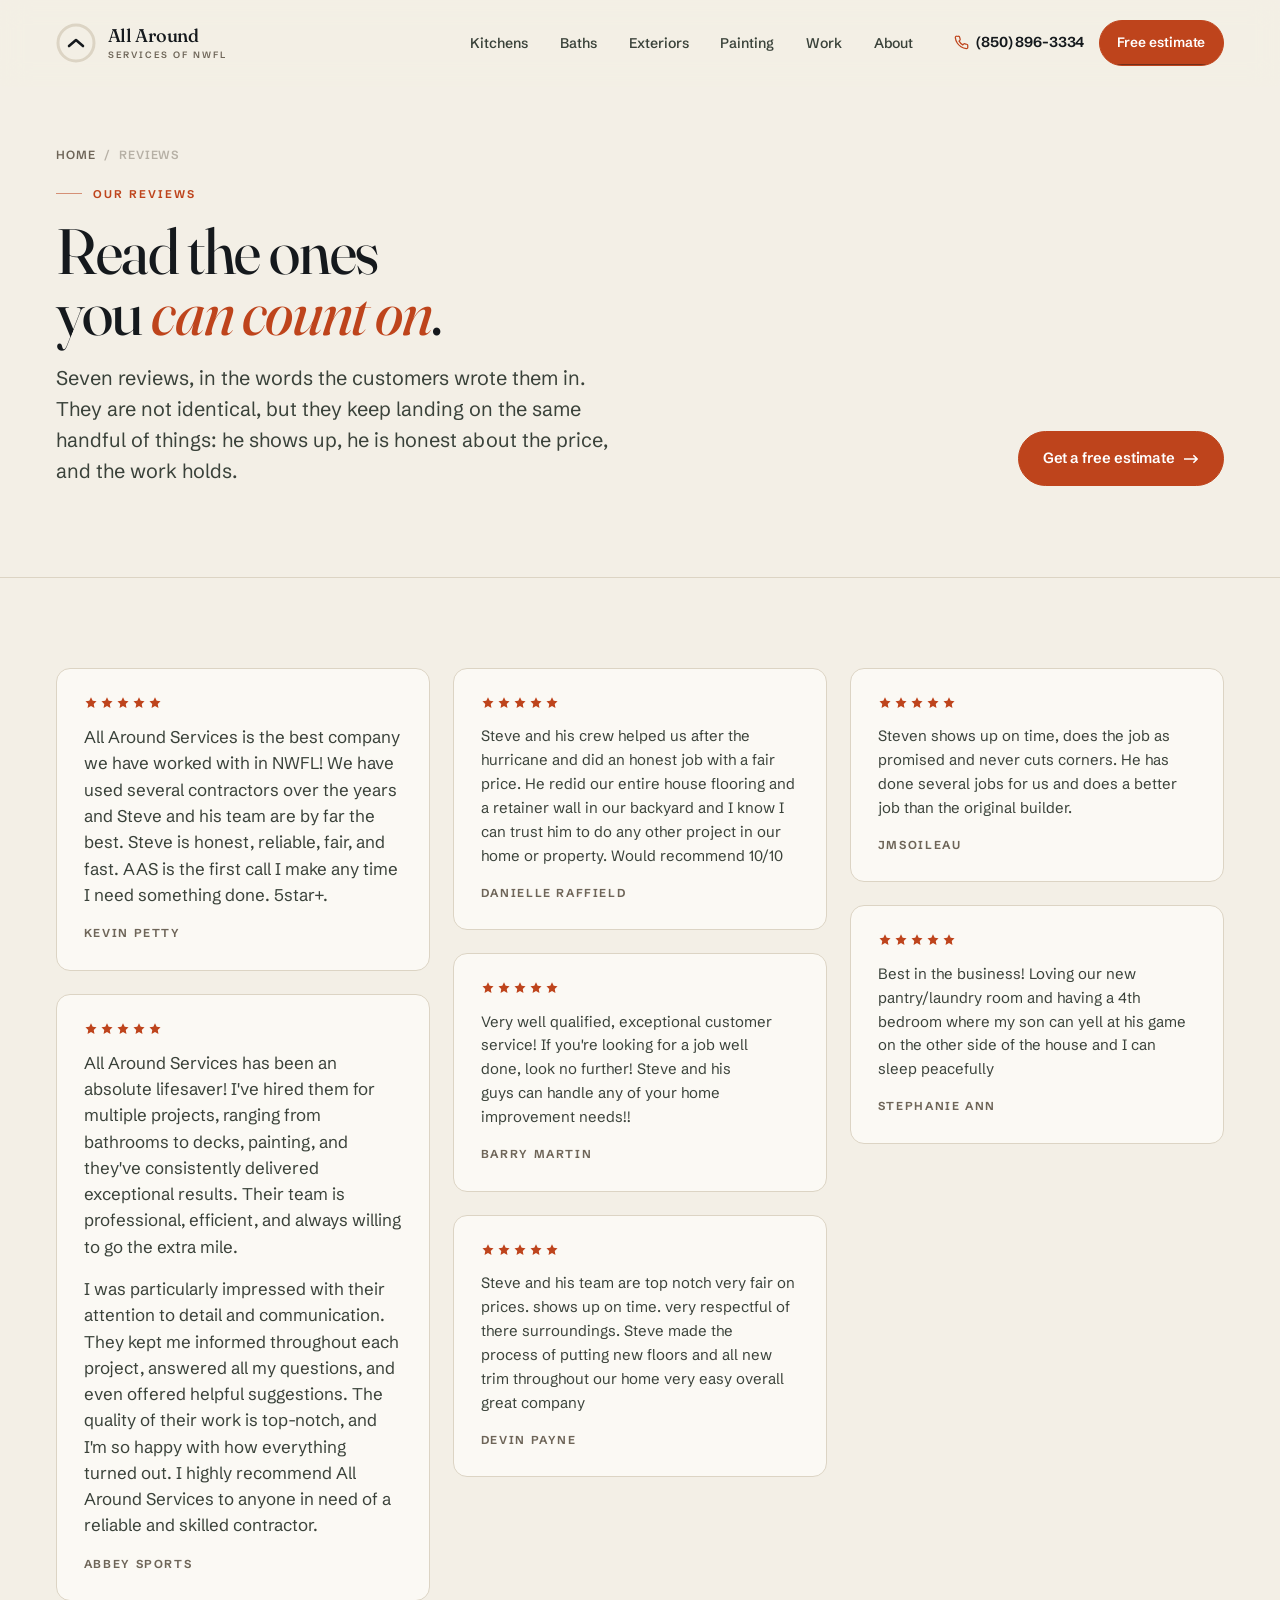
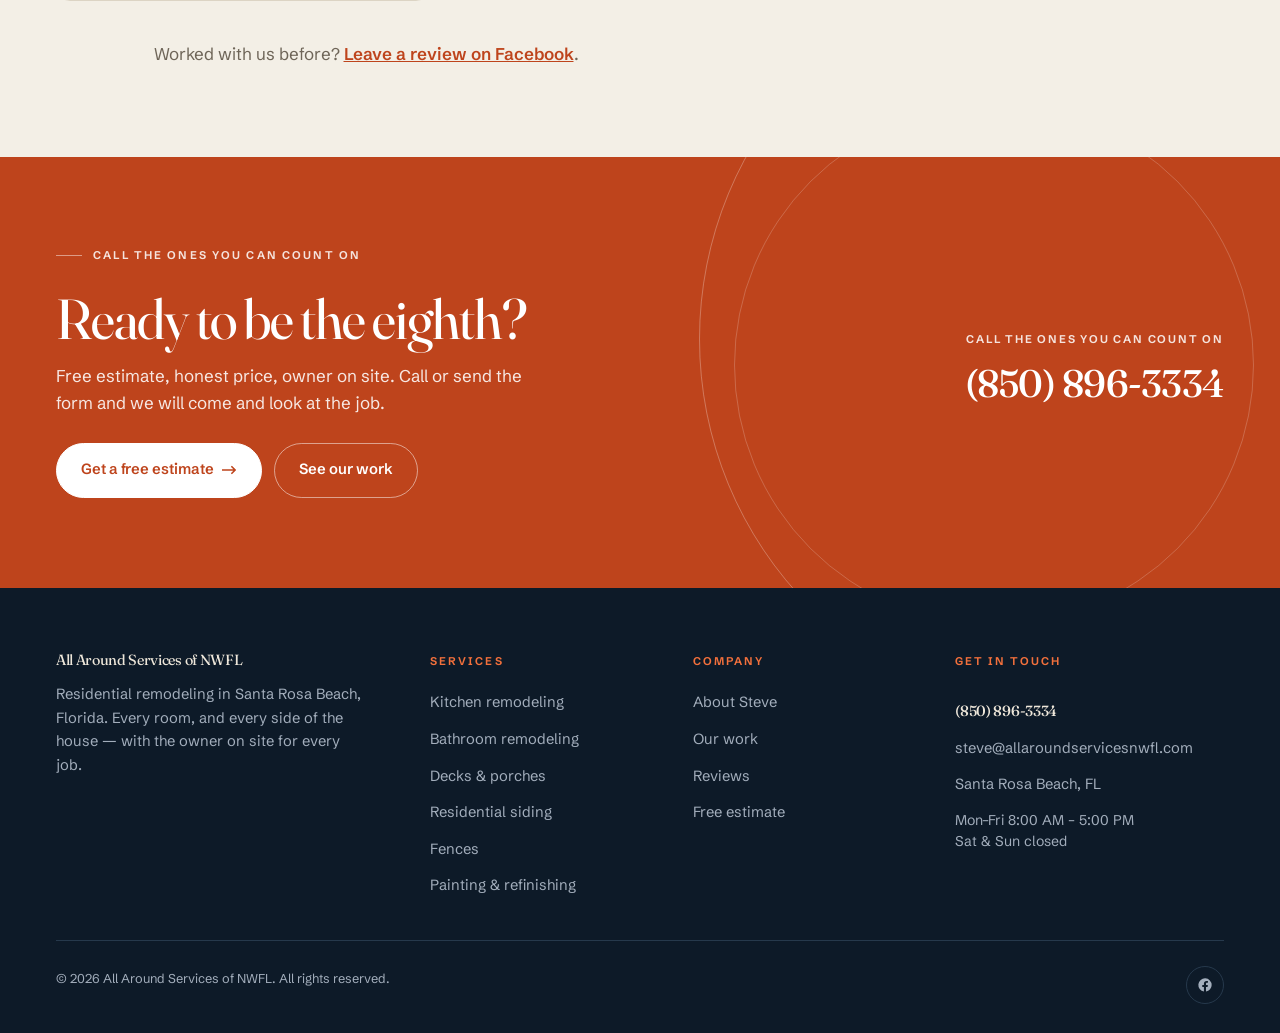
<file: reviews.html>
<!DOCTYPE html>
<html lang="en">
<head>
<meta charset="utf-8">
<meta name="viewport" content="width=device-width, initial-scale=1">
<title>Reviews &mdash; All Around Services of NWFL | Santa Rosa Beach, FL</title>
<meta name="description" content="What homeowners across 30A, Santa Rosa Beach and Bay County say about All Around Services of NWFL: honest, reliable, fair, fast, and on time.">
<link rel="canonical" href="https://www.allaroundservicesnwfl.com/reviews.html">
<meta name="theme-color" content="#F3EFE6">

<meta property="og:type" content="website">
<meta property="og:site_name" content="All Around Services of NWFL">
<meta property="og:title" content="Reviews — All Around Services of NWFL">
<meta property="og:description" content="What homeowners across 30A, Santa Rosa Beach and Bay County say about All Around Services of NWFL: honest, reliable, fair, fast, and on time.">
<meta property="og:url" content="https://www.allaroundservicesnwfl.com/reviews.html">
<meta property="og:image" content="https://www.allaroundservicesnwfl.com/assets/img/og.png">
<meta property="og:image:width" content="1200">
<meta property="og:image:height" content="630">
<meta name="twitter:card" content="summary_large_image">

<link rel="preconnect" href="https://fonts.googleapis.com">
<link rel="preconnect" href="https://fonts.gstatic.com" crossorigin>
<link href="https://fonts.googleapis.com/css2?family=Fraunces:ital,opsz,wght,SOFT,WONK@0,9..144,300..700,0..100,0..1;1,9..144,300..700,0..100,0..1&amp;family=Schibsted+Grotesk:wght@400..700&amp;display=swap" rel="stylesheet">
<link rel="stylesheet" href="assets/css/site.css">
<link rel="icon" href="data:image/svg+xml,%3Csvg xmlns='http://www.w3.org/2000/svg' viewBox='0 0 40 40'%3E%3Crect width='40' height='40' rx='9' fill='%230D1A28'/%3E%3Ccircle cx='20' cy='20' r='13' fill='none' stroke='%23BE441C' stroke-width='3'/%3E%3Cpath d='M13 23l7-6 7 6' fill='none' stroke='%23F3EFE6' stroke-width='2.6' stroke-linecap='round' stroke-linejoin='round'/%3E%3C/svg%3E">
<link rel="apple-touch-icon" href="assets/img/apple-touch-icon.png">
<link rel="manifest" href="site.webmanifest">
</head>
<body>
<a class="skip" href="#main">Skip to content</a>

<!-- ======================================================= HEADER -->
<header class="hdr">
  <div class="wrap hdr-in">
    <a class="logo" href="index.html" aria-label="All Around Services of NWFL &mdash; home">
      <svg class="logo-ring" viewBox="0 0 40 40" aria-hidden="true">
        <circle class="trk" cx="20" cy="20" r="18"/>
        <circle class="prg" cx="20" cy="20" r="18"/>
        <path class="roof" d="M13 23l7-6 7 6"/>
      </svg>
      <span class="logo-txt"><b>All Around</b><span>Services of NWFL</span></span>
    </a>

    <nav class="nav" aria-label="Primary">
      <a href="kitchens.html">Kitchens</a>
      <a href="bathrooms.html">Baths</a>
      <a href="exteriors.html">Exteriors</a>
      <a href="painting.html">Painting</a>
      <a href="work.html">Work</a>
      <a href="about.html">About</a>
    </nav>

    <div class="hdr-cta">
      <a class="hdr-tel" href="tel:+18508963334">
        <svg viewBox="0 0 24 24" aria-hidden="true"><path d="M22 16.9v3a2 2 0 0 1-2.2 2 19.8 19.8 0 0 1-8.6-3.1 19.5 19.5 0 0 1-6-6A19.8 19.8 0 0 1 2.1 4.2 2 2 0 0 1 4.1 2h3a2 2 0 0 1 2 1.7c.1 1 .4 1.9.7 2.8a2 2 0 0 1-.5 2.1L8.1 9.8a16 16 0 0 0 6 6l1.2-1.2a2 2 0 0 1 2.1-.5c.9.3 1.8.6 2.8.7a2 2 0 0 1 1.8 2.1z"/></svg>
        <span class="tel-full">(850) 896-3334</span><span class="tel-short">Call</span>
      </a>
      <a class="btn btn-clay btn-sm" href="contact.html">Free estimate</a>
    </div>

    <button class="burger" aria-label="Open menu" aria-expanded="false" aria-controls="drawer"><i></i><i></i><i></i></button>
  </div>
</header>

<div class="drawer" id="drawer" aria-hidden="true">
  <nav aria-label="Mobile">
    <a href="index.html"><small>01</small> Home</a>
    <a href="kitchens.html"><small>02</small> Kitchens</a>
    <a href="bathrooms.html"><small>03</small> Bathrooms</a>
    <a href="exteriors.html"><small>04</small> Decks, Siding &amp; Fences</a>
    <a href="painting.html"><small>05</small> Painting</a>
    <a href="work.html"><small>06</small> Our Work</a>
    <a href="about.html"><small>07</small> About</a>
    <a href="reviews.html"><small>08</small> Reviews</a>
    <a href="contact.html"><small>09</small> Free Estimate</a>
  </nav>
  <div class="drawer-foot">
    <a href="tel:+18508963334">(850) 896-3334</a>
    <a href="mailto:steve@allaroundservicesnwfl.com">steve@allaroundservicesnwfl.com</a>
    <span class="hrs">Mon&ndash;Fri 8:00 AM &ndash; 5:00 PM &middot; Santa Rosa Beach, FL</span>
  </div>
</div>

<main id="main">

<section class="phero">
  <div class="wrap">
    <nav class="crumbs" aria-label="Breadcrumb"><a href="index.html">Home</a><span>/</span><span>Reviews</span></nav>
    <div class="sec-head split">
      <div>
        <p class="label">Our reviews</p>
        <h1 class="d1" style="font-size:clamp(2.4rem,5vw,4.4rem)">Read the ones you <em>can count on</em>.</h1>
        <p class="lede" style="margin-top:1.3rem">Seven reviews, in the words the customers wrote them in. They are not identical, but they keep landing on the same handful of things: he shows up, he is honest about the price, and the work holds.</p>
      </div>
      <a class="btn btn-clay" href="contact.html">Get a free estimate <svg viewBox="0 0 16 10" aria-hidden="true"><path d="M0 5h14M10 1l4 4-4 4"/></svg></a>
    </div>
  </div>
</section>

<section class="sec">
  <div class="wrap">
    <div class="revs">
      <figure class="rev rev-lg"><div class="stars" aria-label="5 out of 5 stars"><svg viewBox="0 0 24 24" aria-hidden="true"><path d="M12 2l2.9 6.2 6.6.9-4.8 4.7 1.2 6.7L12 17.3 6.1 20.5l1.2-6.7L2.5 9.1l6.6-.9z"/></svg><svg viewBox="0 0 24 24" aria-hidden="true"><path d="M12 2l2.9 6.2 6.6.9-4.8 4.7 1.2 6.7L12 17.3 6.1 20.5l1.2-6.7L2.5 9.1l6.6-.9z"/></svg><svg viewBox="0 0 24 24" aria-hidden="true"><path d="M12 2l2.9 6.2 6.6.9-4.8 4.7 1.2 6.7L12 17.3 6.1 20.5l1.2-6.7L2.5 9.1l6.6-.9z"/></svg><svg viewBox="0 0 24 24" aria-hidden="true"><path d="M12 2l2.9 6.2 6.6.9-4.8 4.7 1.2 6.7L12 17.3 6.1 20.5l1.2-6.7L2.5 9.1l6.6-.9z"/></svg><svg viewBox="0 0 24 24" aria-hidden="true"><path d="M12 2l2.9 6.2 6.6.9-4.8 4.7 1.2 6.7L12 17.3 6.1 20.5l1.2-6.7L2.5 9.1l6.6-.9z"/></svg></div><blockquote><p>All Around Services is the best company we have worked with in NWFL! We have used several contractors over the years and Steve and his team are by far the best. Steve is honest, reliable, fair, and fast. AAS is the first call I make any time I need something done. 5star+.</p></blockquote><figcaption><cite>Kevin Petty</cite></figcaption></figure>
      <figure class="rev rev-lg"><div class="stars" aria-label="5 out of 5 stars"><svg viewBox="0 0 24 24" aria-hidden="true"><path d="M12 2l2.9 6.2 6.6.9-4.8 4.7 1.2 6.7L12 17.3 6.1 20.5l1.2-6.7L2.5 9.1l6.6-.9z"/></svg><svg viewBox="0 0 24 24" aria-hidden="true"><path d="M12 2l2.9 6.2 6.6.9-4.8 4.7 1.2 6.7L12 17.3 6.1 20.5l1.2-6.7L2.5 9.1l6.6-.9z"/></svg><svg viewBox="0 0 24 24" aria-hidden="true"><path d="M12 2l2.9 6.2 6.6.9-4.8 4.7 1.2 6.7L12 17.3 6.1 20.5l1.2-6.7L2.5 9.1l6.6-.9z"/></svg><svg viewBox="0 0 24 24" aria-hidden="true"><path d="M12 2l2.9 6.2 6.6.9-4.8 4.7 1.2 6.7L12 17.3 6.1 20.5l1.2-6.7L2.5 9.1l6.6-.9z"/></svg><svg viewBox="0 0 24 24" aria-hidden="true"><path d="M12 2l2.9 6.2 6.6.9-4.8 4.7 1.2 6.7L12 17.3 6.1 20.5l1.2-6.7L2.5 9.1l6.6-.9z"/></svg></div><blockquote><p>All Around Services has been an absolute lifesaver! I've hired them for multiple projects, ranging from bathrooms to decks, painting, and they've consistently delivered exceptional results. Their team is professional, efficient, and always willing to go the extra mile.</p><p>I was particularly impressed with their attention to detail and communication. They kept me informed throughout each project, answered all my questions, and even offered helpful suggestions. The quality of their work is top-notch, and I'm so happy with how everything turned out. I highly recommend All Around Services to anyone in need of a reliable and skilled contractor.</p></blockquote><figcaption><cite>Abbey Sports</cite></figcaption></figure>
      <figure class="rev"><div class="stars" aria-label="5 out of 5 stars"><svg viewBox="0 0 24 24" aria-hidden="true"><path d="M12 2l2.9 6.2 6.6.9-4.8 4.7 1.2 6.7L12 17.3 6.1 20.5l1.2-6.7L2.5 9.1l6.6-.9z"/></svg><svg viewBox="0 0 24 24" aria-hidden="true"><path d="M12 2l2.9 6.2 6.6.9-4.8 4.7 1.2 6.7L12 17.3 6.1 20.5l1.2-6.7L2.5 9.1l6.6-.9z"/></svg><svg viewBox="0 0 24 24" aria-hidden="true"><path d="M12 2l2.9 6.2 6.6.9-4.8 4.7 1.2 6.7L12 17.3 6.1 20.5l1.2-6.7L2.5 9.1l6.6-.9z"/></svg><svg viewBox="0 0 24 24" aria-hidden="true"><path d="M12 2l2.9 6.2 6.6.9-4.8 4.7 1.2 6.7L12 17.3 6.1 20.5l1.2-6.7L2.5 9.1l6.6-.9z"/></svg><svg viewBox="0 0 24 24" aria-hidden="true"><path d="M12 2l2.9 6.2 6.6.9-4.8 4.7 1.2 6.7L12 17.3 6.1 20.5l1.2-6.7L2.5 9.1l6.6-.9z"/></svg></div><blockquote><p>Steve and his crew helped us after the hurricane and did an honest job with a fair price. He redid our entire house flooring and a retainer wall in our backyard and I know I can trust him to do any other project in our home or property. Would recommend 10/10</p></blockquote><figcaption><cite>Danielle Raffield</cite></figcaption></figure>
      <figure class="rev"><div class="stars" aria-label="5 out of 5 stars"><svg viewBox="0 0 24 24" aria-hidden="true"><path d="M12 2l2.9 6.2 6.6.9-4.8 4.7 1.2 6.7L12 17.3 6.1 20.5l1.2-6.7L2.5 9.1l6.6-.9z"/></svg><svg viewBox="0 0 24 24" aria-hidden="true"><path d="M12 2l2.9 6.2 6.6.9-4.8 4.7 1.2 6.7L12 17.3 6.1 20.5l1.2-6.7L2.5 9.1l6.6-.9z"/></svg><svg viewBox="0 0 24 24" aria-hidden="true"><path d="M12 2l2.9 6.2 6.6.9-4.8 4.7 1.2 6.7L12 17.3 6.1 20.5l1.2-6.7L2.5 9.1l6.6-.9z"/></svg><svg viewBox="0 0 24 24" aria-hidden="true"><path d="M12 2l2.9 6.2 6.6.9-4.8 4.7 1.2 6.7L12 17.3 6.1 20.5l1.2-6.7L2.5 9.1l6.6-.9z"/></svg><svg viewBox="0 0 24 24" aria-hidden="true"><path d="M12 2l2.9 6.2 6.6.9-4.8 4.7 1.2 6.7L12 17.3 6.1 20.5l1.2-6.7L2.5 9.1l6.6-.9z"/></svg></div><blockquote><p>Very well qualified, exceptional customer service! If you're looking for a job well done, look no further! Steve and his guys can handle any of your home improvement needs!!</p></blockquote><figcaption><cite>Barry Martin</cite></figcaption></figure>
      <figure class="rev"><div class="stars" aria-label="5 out of 5 stars"><svg viewBox="0 0 24 24" aria-hidden="true"><path d="M12 2l2.9 6.2 6.6.9-4.8 4.7 1.2 6.7L12 17.3 6.1 20.5l1.2-6.7L2.5 9.1l6.6-.9z"/></svg><svg viewBox="0 0 24 24" aria-hidden="true"><path d="M12 2l2.9 6.2 6.6.9-4.8 4.7 1.2 6.7L12 17.3 6.1 20.5l1.2-6.7L2.5 9.1l6.6-.9z"/></svg><svg viewBox="0 0 24 24" aria-hidden="true"><path d="M12 2l2.9 6.2 6.6.9-4.8 4.7 1.2 6.7L12 17.3 6.1 20.5l1.2-6.7L2.5 9.1l6.6-.9z"/></svg><svg viewBox="0 0 24 24" aria-hidden="true"><path d="M12 2l2.9 6.2 6.6.9-4.8 4.7 1.2 6.7L12 17.3 6.1 20.5l1.2-6.7L2.5 9.1l6.6-.9z"/></svg><svg viewBox="0 0 24 24" aria-hidden="true"><path d="M12 2l2.9 6.2 6.6.9-4.8 4.7 1.2 6.7L12 17.3 6.1 20.5l1.2-6.7L2.5 9.1l6.6-.9z"/></svg></div><blockquote><p>Steve and his team are top notch very fair on prices. shows up on time. very respectful of there surroundings. Steve made the process of putting new floors and all new trim throughout our home very easy overall great company</p></blockquote><figcaption><cite>Devin Payne</cite></figcaption></figure>
      <figure class="rev"><div class="stars" aria-label="5 out of 5 stars"><svg viewBox="0 0 24 24" aria-hidden="true"><path d="M12 2l2.9 6.2 6.6.9-4.8 4.7 1.2 6.7L12 17.3 6.1 20.5l1.2-6.7L2.5 9.1l6.6-.9z"/></svg><svg viewBox="0 0 24 24" aria-hidden="true"><path d="M12 2l2.9 6.2 6.6.9-4.8 4.7 1.2 6.7L12 17.3 6.1 20.5l1.2-6.7L2.5 9.1l6.6-.9z"/></svg><svg viewBox="0 0 24 24" aria-hidden="true"><path d="M12 2l2.9 6.2 6.6.9-4.8 4.7 1.2 6.7L12 17.3 6.1 20.5l1.2-6.7L2.5 9.1l6.6-.9z"/></svg><svg viewBox="0 0 24 24" aria-hidden="true"><path d="M12 2l2.9 6.2 6.6.9-4.8 4.7 1.2 6.7L12 17.3 6.1 20.5l1.2-6.7L2.5 9.1l6.6-.9z"/></svg><svg viewBox="0 0 24 24" aria-hidden="true"><path d="M12 2l2.9 6.2 6.6.9-4.8 4.7 1.2 6.7L12 17.3 6.1 20.5l1.2-6.7L2.5 9.1l6.6-.9z"/></svg></div><blockquote><p>Steven shows up on time, does the job as promised and never cuts corners. He has done several jobs for us and does a better job than the original builder.</p></blockquote><figcaption><cite>jmsoileau</cite></figcaption></figure>
      <figure class="rev"><div class="stars" aria-label="5 out of 5 stars"><svg viewBox="0 0 24 24" aria-hidden="true"><path d="M12 2l2.9 6.2 6.6.9-4.8 4.7 1.2 6.7L12 17.3 6.1 20.5l1.2-6.7L2.5 9.1l6.6-.9z"/></svg><svg viewBox="0 0 24 24" aria-hidden="true"><path d="M12 2l2.9 6.2 6.6.9-4.8 4.7 1.2 6.7L12 17.3 6.1 20.5l1.2-6.7L2.5 9.1l6.6-.9z"/></svg><svg viewBox="0 0 24 24" aria-hidden="true"><path d="M12 2l2.9 6.2 6.6.9-4.8 4.7 1.2 6.7L12 17.3 6.1 20.5l1.2-6.7L2.5 9.1l6.6-.9z"/></svg><svg viewBox="0 0 24 24" aria-hidden="true"><path d="M12 2l2.9 6.2 6.6.9-4.8 4.7 1.2 6.7L12 17.3 6.1 20.5l1.2-6.7L2.5 9.1l6.6-.9z"/></svg><svg viewBox="0 0 24 24" aria-hidden="true"><path d="M12 2l2.9 6.2 6.6.9-4.8 4.7 1.2 6.7L12 17.3 6.1 20.5l1.2-6.7L2.5 9.1l6.6-.9z"/></svg></div><blockquote><p>Best in the business! Loving our new pantry/laundry room and having a 4th bedroom where my son can yell at his game on the other side of the house and I can sleep peacefully</p></blockquote><figcaption><cite>Stephanie Ann</cite></figcaption></figure>
    </div>
    <!-- EDIT: paste the Google Business review link here so customers can add their own. -->
    <p class="sub" style="margin-top:2.4rem;text-align:center">Worked with us before? <a href="https://www.facebook.com/allaroundservicesofnwfl" target="_blank" rel="noopener" style="color:var(--clay);font-weight:600">Leave a review on Facebook</a>.</p>
  </div>
</section>

<!-- ========================================================== CTA -->
<section class="sec cta">
  <div class="wrap cta-in">
    <div>
      <p class="label">Call the ones you can count on</p>
      <h2 class="d2">Ready to be the eighth?</h2>
      <p>Free estimate, honest price, owner on site. Call or send the form and we will come and look at the job.</p>
      <div class="cta-acts">
        <a class="btn" href="contact.html">Get a free estimate <svg viewBox="0 0 16 10" aria-hidden="true"><path d="M0 5h14M10 1l4 4-4 4"/></svg></a>
        <a class="btn btn-ghost" href="work.html">See our work</a>
      </div>
    </div>
    <a class="cta-tel" href="tel:+18508963334">
      <small>Call the ones you can count on</small>
      <b>(850) 896-3334</b>
    </a>
  </div>
</section>

</main>

<!-- ======================================================= FOOTER -->
<footer class="ftr">
  <div class="wrap">
    <div class="ftr-top">
      <div class="ftr-brand">
        <p class="d3">All Around Services of NWFL</p>
        <p>Residential remodeling in Santa Rosa Beach, Florida. Every room, and every side of the house &mdash; with the owner on site for every job.</p>
      </div>
      <div>
        <h4>Services</h4>
        <ul>
          <li><a href="kitchens.html">Kitchen remodeling</a></li>
          <li><a href="bathrooms.html">Bathroom remodeling</a></li>
          <li><a href="exteriors.html#decks">Decks &amp; porches</a></li>
          <li><a href="exteriors.html#siding">Residential siding</a></li>
          <li><a href="exteriors.html#fences">Fences</a></li>
          <li><a href="painting.html">Painting &amp; refinishing</a></li>
        </ul>
      </div>
      <div>
        <h4>Company</h4>
        <ul>
          <li><a href="about.html">About Steve</a></li>
          <li><a href="work.html">Our work</a></li>
          <li><a href="reviews.html">Reviews</a></li>
          <li><a href="contact.html">Free estimate</a></li>
        </ul>
      </div>
      <div class="ftr-cta">
        <h4>Get in touch</h4>
        <a class="ftr-tel" href="tel:+18508963334">(850) 896-3334</a>
        <a href="mailto:steve@allaroundservicesnwfl.com">steve@allaroundservicesnwfl.com</a>
        <a href="https://www.google.com/maps/search/?api=1&amp;query=Santa+Rosa+Beach,+FL" target="_blank" rel="noopener">Santa Rosa Beach, FL</a>
        <span style="color:var(--on-navy-mute);font-size:.88rem;line-height:1.5">Mon&ndash;Fri 8:00 AM &ndash; 5:00 PM<br>Sat &amp; Sun closed</span>
      </div>
    </div>
    <div class="ftr-bottom">
      <p>&copy; <span data-year>2026</span> All Around Services of NWFL. All rights reserved.</p>
      <div class="ftr-social">
        <a href="https://www.facebook.com/allaroundservicesofnwfl" target="_blank" rel="noopener" aria-label="All Around Services of NWFL on Facebook">
          <svg viewBox="0 0 24 24" aria-hidden="true"><path d="M22 12a10 10 0 1 0-11.6 9.9v-7H7.9V12h2.5V9.8c0-2.5 1.5-3.9 3.8-3.9 1.1 0 2.2.2 2.2.2v2.5h-1.3c-1.2 0-1.6.8-1.6 1.6V12h2.8l-.4 2.9h-2.4v7A10 10 0 0 0 22 12z"/></svg>
        </a>
      </div>
    </div>
  </div>
</footer>

<script src="assets/js/site.js" defer></script>
</body>
</html>
</file>
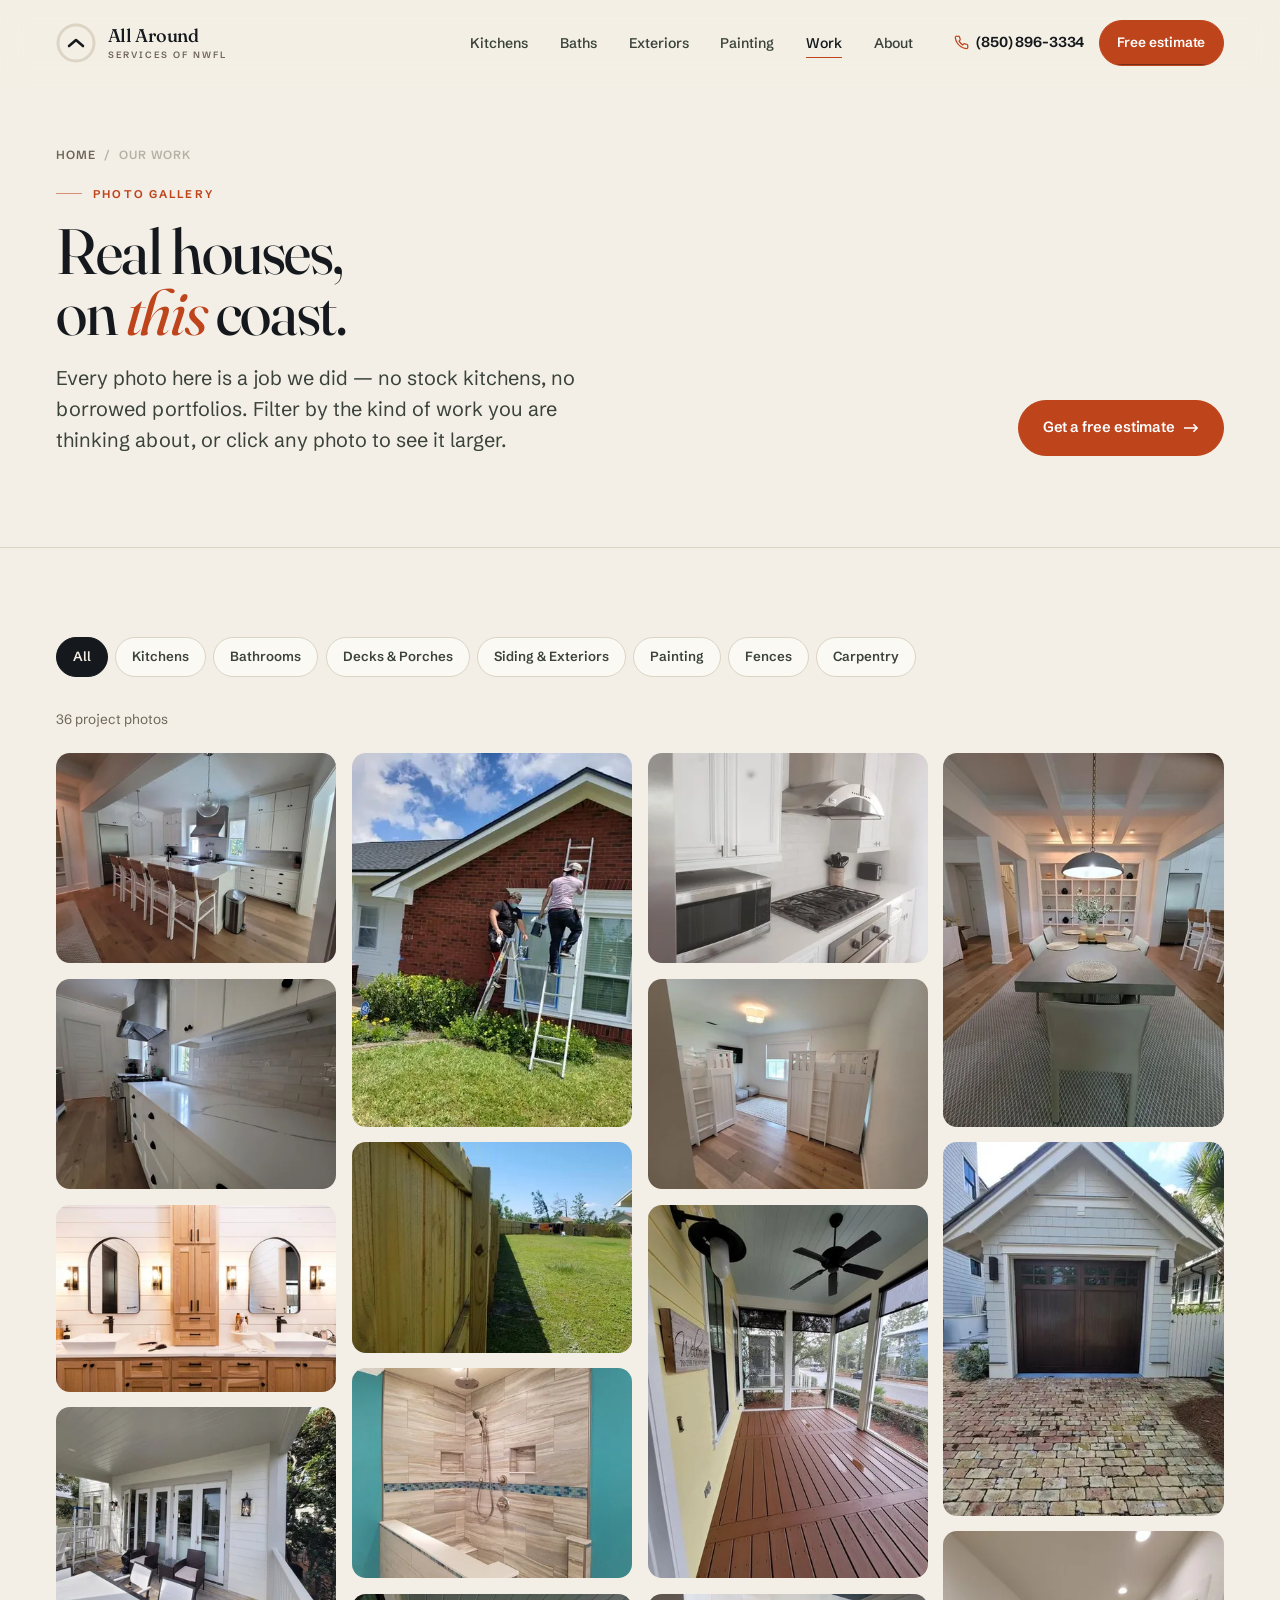
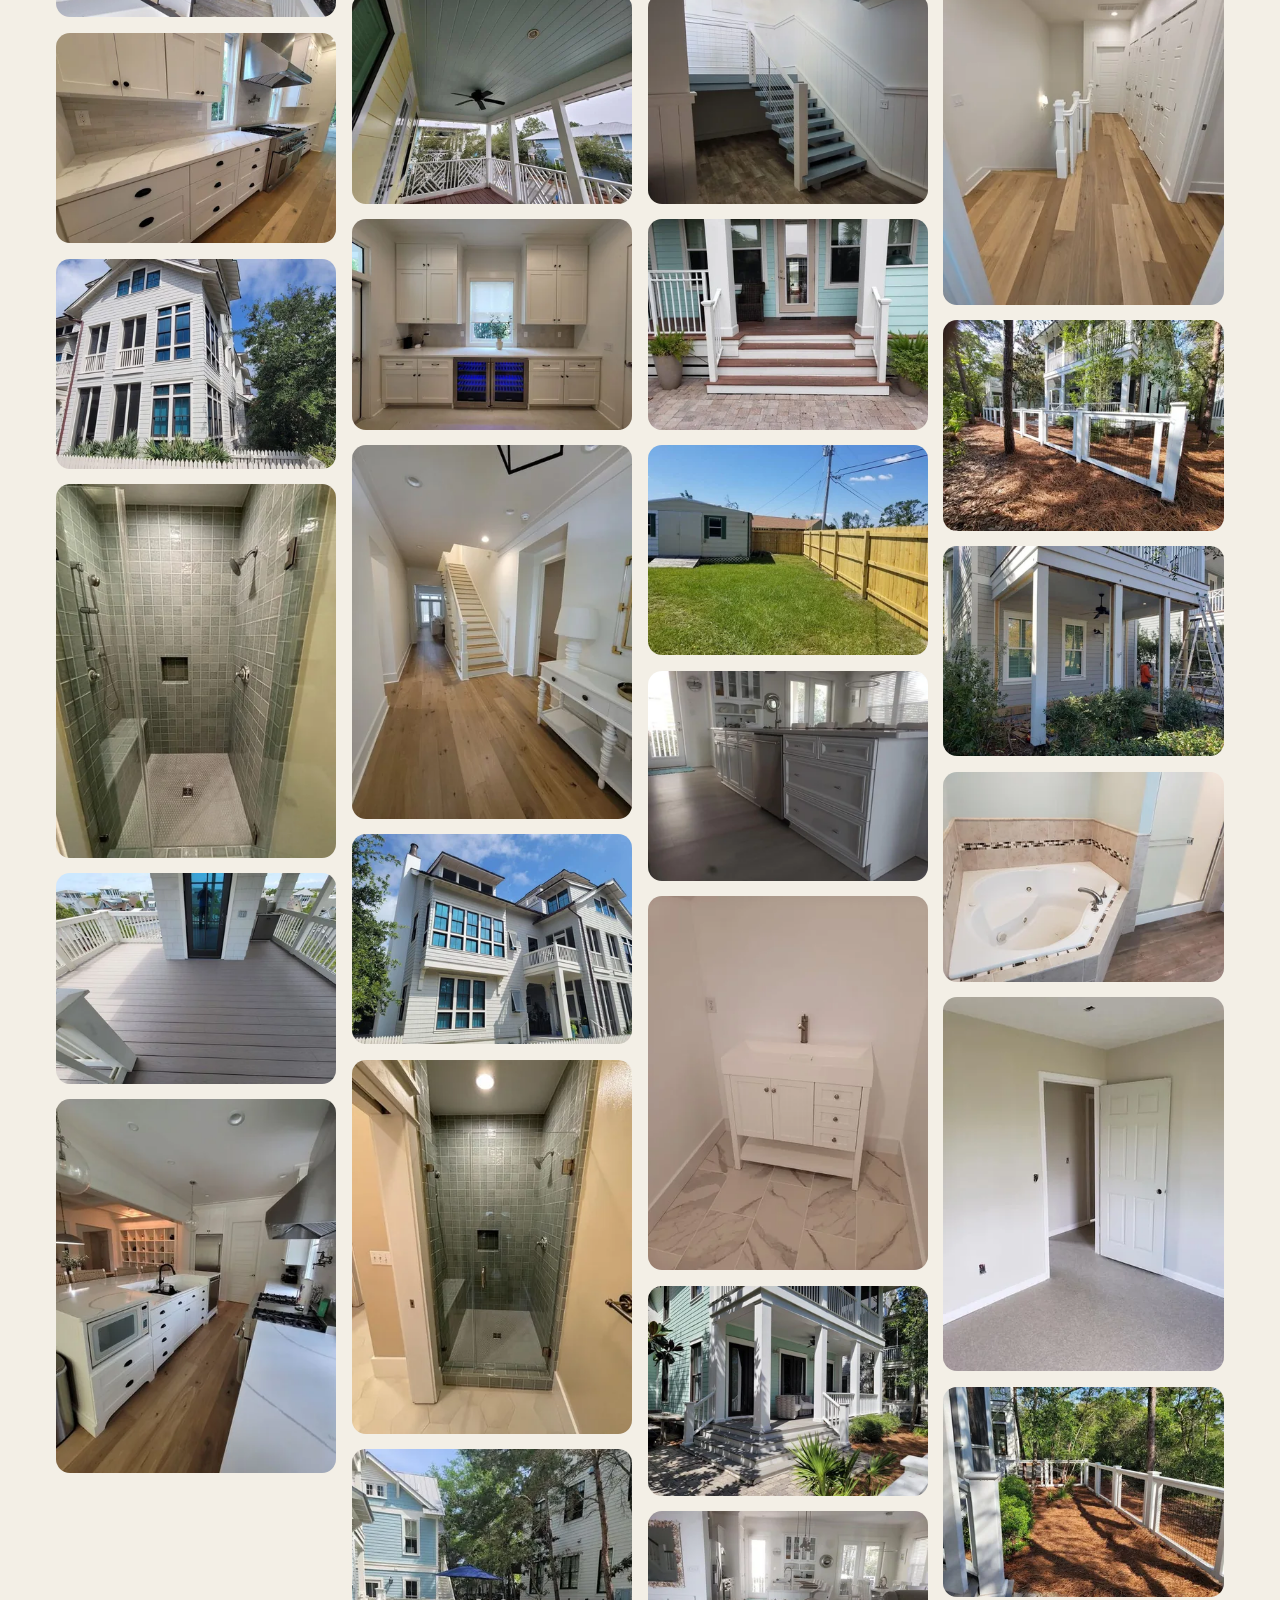
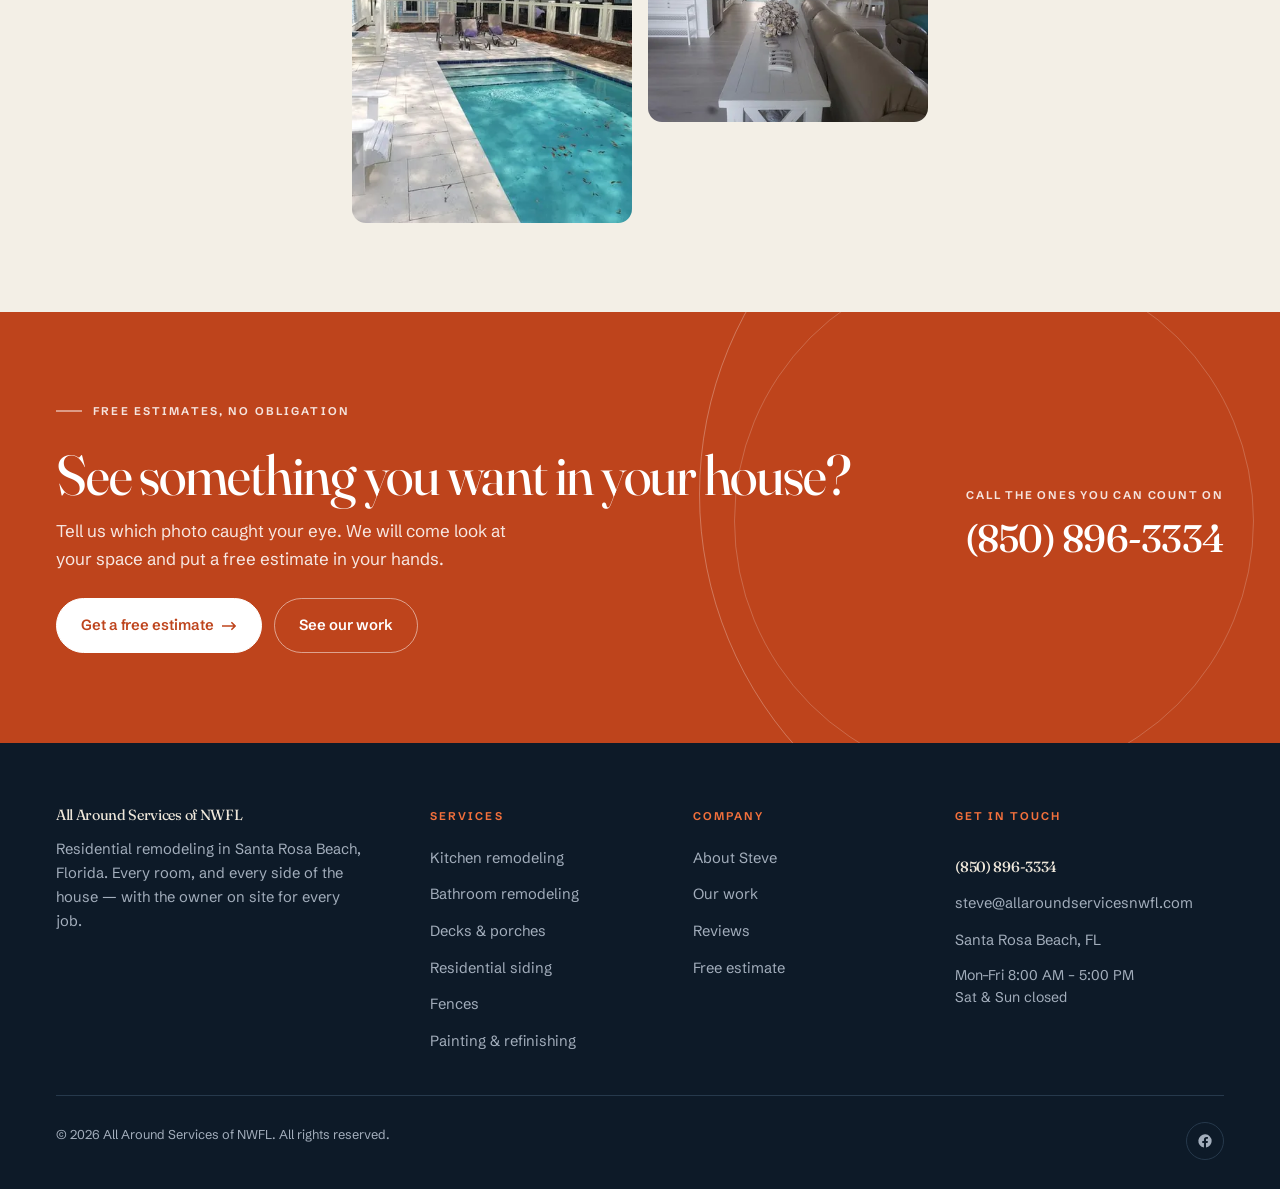
<file: work.html>
<!DOCTYPE html>
<html lang="en">
<head>
<meta charset="utf-8">
<meta name="viewport" content="width=device-width, initial-scale=1">
<title>Our Work &mdash; Remodeling Photo Gallery | All Around Services of NWFL</title>
<meta name="description" content="Photos of kitchens, bathrooms, decks, porches, siding, fences and painting completed by All Around Services of NWFL across 30A, Santa Rosa Beach and Bay County, Florida.">
<link rel="canonical" href="https://www.allaroundservicesnwfl.com/work.html">
<meta name="theme-color" content="#F3EFE6">

<meta property="og:type" content="website">
<meta property="og:site_name" content="All Around Services of NWFL">
<meta property="og:title" content="Our work — All Around Services of NWFL">
<meta property="og:description" content="Photos of kitchens, bathrooms, decks, porches, siding, fences and painting completed by All Around Services of NWFL across 30A, Santa Rosa Beach and Bay County, Florida.">
<meta property="og:url" content="https://www.allaroundservicesnwfl.com/work.html">
<meta property="og:image" content="https://www.allaroundservicesnwfl.com/assets/img/og.png">
<meta property="og:image:width" content="1200">
<meta property="og:image:height" content="630">
<meta name="twitter:card" content="summary_large_image">

<link rel="preconnect" href="https://fonts.googleapis.com">
<link rel="preconnect" href="https://fonts.gstatic.com" crossorigin>
<link href="https://fonts.googleapis.com/css2?family=Fraunces:ital,opsz,wght,SOFT,WONK@0,9..144,300..700,0..100,0..1;1,9..144,300..700,0..100,0..1&amp;family=Schibsted+Grotesk:wght@400..700&amp;display=swap" rel="stylesheet">
<link rel="stylesheet" href="assets/css/site.css">
<link rel="icon" href="data:image/svg+xml,%3Csvg xmlns='http://www.w3.org/2000/svg' viewBox='0 0 40 40'%3E%3Crect width='40' height='40' rx='9' fill='%230D1A28'/%3E%3Ccircle cx='20' cy='20' r='13' fill='none' stroke='%23BE441C' stroke-width='3'/%3E%3Cpath d='M13 23l7-6 7 6' fill='none' stroke='%23F3EFE6' stroke-width='2.6' stroke-linecap='round' stroke-linejoin='round'/%3E%3C/svg%3E">
<link rel="apple-touch-icon" href="assets/img/apple-touch-icon.png">
<link rel="manifest" href="site.webmanifest">
</head>
<body>
<a class="skip" href="#main">Skip to content</a>

<!-- ======================================================= HEADER -->
<header class="hdr">
  <div class="wrap hdr-in">
    <a class="logo" href="index.html" aria-label="All Around Services of NWFL &mdash; home">
      <svg class="logo-ring" viewBox="0 0 40 40" aria-hidden="true">
        <circle class="trk" cx="20" cy="20" r="18"/>
        <circle class="prg" cx="20" cy="20" r="18"/>
        <path class="roof" d="M13 23l7-6 7 6"/>
      </svg>
      <span class="logo-txt"><b>All Around</b><span>Services of NWFL</span></span>
    </a>

    <nav class="nav" aria-label="Primary">
      <a href="kitchens.html">Kitchens</a>
      <a href="bathrooms.html">Baths</a>
      <a href="exteriors.html">Exteriors</a>
      <a href="painting.html">Painting</a>
      <a href="work.html" aria-current="page">Work</a>
      <a href="about.html">About</a>
    </nav>

    <div class="hdr-cta">
      <a class="hdr-tel" href="tel:+18508963334">
        <svg viewBox="0 0 24 24" aria-hidden="true"><path d="M22 16.9v3a2 2 0 0 1-2.2 2 19.8 19.8 0 0 1-8.6-3.1 19.5 19.5 0 0 1-6-6A19.8 19.8 0 0 1 2.1 4.2 2 2 0 0 1 4.1 2h3a2 2 0 0 1 2 1.7c.1 1 .4 1.9.7 2.8a2 2 0 0 1-.5 2.1L8.1 9.8a16 16 0 0 0 6 6l1.2-1.2a2 2 0 0 1 2.1-.5c.9.3 1.8.6 2.8.7a2 2 0 0 1 1.8 2.1z"/></svg>
        <span class="tel-full">(850) 896-3334</span><span class="tel-short">Call</span>
      </a>
      <a class="btn btn-clay btn-sm" href="contact.html">Free estimate</a>
    </div>

    <button class="burger" aria-label="Open menu" aria-expanded="false" aria-controls="drawer"><i></i><i></i><i></i></button>
  </div>
</header>

<div class="drawer" id="drawer" aria-hidden="true">
  <nav aria-label="Mobile">
    <a href="index.html"><small>01</small> Home</a>
    <a href="kitchens.html"><small>02</small> Kitchens</a>
    <a href="bathrooms.html"><small>03</small> Bathrooms</a>
    <a href="exteriors.html"><small>04</small> Decks, Siding &amp; Fences</a>
    <a href="painting.html"><small>05</small> Painting</a>
    <a href="work.html"><small>06</small> Our Work</a>
    <a href="about.html"><small>07</small> About</a>
    <a href="reviews.html"><small>08</small> Reviews</a>
    <a href="contact.html"><small>09</small> Free Estimate</a>
  </nav>
  <div class="drawer-foot">
    <a href="tel:+18508963334">(850) 896-3334</a>
    <a href="mailto:steve@allaroundservicesnwfl.com">steve@allaroundservicesnwfl.com</a>
    <span class="hrs">Mon&ndash;Fri 8:00 AM &ndash; 5:00 PM &middot; Santa Rosa Beach, FL</span>
  </div>
</div>

<main id="main">

<section class="phero">
  <div class="wrap">
    <nav class="crumbs" aria-label="Breadcrumb"><a href="index.html">Home</a><span>/</span><span>Our work</span></nav>
    <div class="sec-head split">
      <div>
        <p class="label">Photo gallery</p>
        <h1 class="d1" style="font-size:clamp(2.4rem,5vw,4.4rem)">Real houses, on <em>this</em> coast.</h1>
        <p class="lede" style="margin-top:1.3rem">Every photo here is a job we did &mdash; no stock kitchens, no borrowed portfolios. Filter by the kind of work you are thinking about, or click any photo to see it larger.</p>
      </div>
      <a class="btn btn-clay" href="contact.html">Get a free estimate <svg viewBox="0 0 16 10" aria-hidden="true"><path d="M0 5h14M10 1l4 4-4 4"/></svg></a>
    </div>
  </div>
</section>

<section class="sec">
  <div class="wrap">
    <div class="filters" role="group" aria-label="Filter photos by type of work">
        <button data-filter="all" aria-pressed="true">All</button>
        <button data-filter="kitchens" aria-pressed="false">Kitchens</button>
        <button data-filter="baths" aria-pressed="false">Bathrooms</button>
        <button data-filter="decks" aria-pressed="false">Decks &amp; Porches</button>
        <button data-filter="siding" aria-pressed="false">Siding &amp; Exteriors</button>
        <button data-filter="painting" aria-pressed="false">Painting</button>
        <button data-filter="fences" aria-pressed="false">Fences</button>
        <button data-filter="carpentry" aria-pressed="false">Carpentry</button>
    </div>
    <p class="sub" id="gallery-count" style="margin-bottom:1.4rem;font-size:.85rem">36 project photos</p>
    <div class="grid" id="gallery">
      <button class="tile" data-cat="kitchens" data-kind="Kitchens" data-cap="Island seating under pendant lighting" data-full="assets/img/kitchen-island-800.webp"><img src="assets/img/kitchen-island-400.webp" srcset="assets/img/kitchen-island-400.webp 400w, assets/img/kitchen-island-800.webp 800w" sizes="(max-width:680px) 100vw, (max-width:1100px) 50vw, 300px" width="400" height="300" alt="Island seating under pendant lighting" loading="lazy" decoding="async"><span class="cap">Island seating under pendant lighting</span></button>
      <button class="tile" data-cat="kitchens" data-kind="Kitchens" data-cap="Marble slab backsplash behind the range" data-full="assets/img/kitchen-marble-800.webp"><img src="assets/img/kitchen-marble-400.webp" srcset="assets/img/kitchen-marble-400.webp 400w, assets/img/kitchen-marble-800.webp 800w" sizes="(max-width:680px) 100vw, (max-width:1100px) 50vw, 300px" width="400" height="300" alt="Marble slab backsplash behind the range" loading="lazy" decoding="async"><span class="cap">Marble slab backsplash behind the range</span></button>
      <button class="tile" data-cat="baths" data-kind="Bathrooms" data-cap="Double vanity with arched mirrors and oak cabinetry" data-full="assets/img/bath-double-vanity-900.webp"><img src="assets/img/bath-double-vanity-400.webp" srcset="assets/img/bath-double-vanity-400.webp 400w, assets/img/bath-double-vanity-800.webp 800w, assets/img/bath-double-vanity-900.webp 900w" sizes="(max-width:680px) 100vw, (max-width:1100px) 50vw, 300px" width="400" height="267" alt="Double vanity with arched mirrors and oak cabinetry" loading="lazy" decoding="async"><span class="cap">Double vanity with arched mirrors and oak cabinetry</span></button>
      <button class="tile" data-cat="decks" data-kind="Decks &amp; Porches" data-cap="Covered porch with French doors and a shiplap ceiling" data-full="assets/img/porch-french-doors-800.webp"><img src="assets/img/porch-french-doors-400.webp" srcset="assets/img/porch-french-doors-400.webp 400w, assets/img/porch-french-doors-800.webp 800w" sizes="(max-width:680px) 100vw, (max-width:1100px) 50vw, 300px" width="400" height="300" alt="Covered porch with French doors and a shiplap ceiling" loading="lazy" decoding="async"><span class="cap">Covered porch with French doors and a shiplap ceiling</span></button>
      <button class="tile" data-cat="kitchens" data-kind="Kitchens" data-cap="Range wall with stone backsplash and a stainless hood" data-full="assets/img/kitchen-range-800.webp"><img src="assets/img/kitchen-range-400.webp" srcset="assets/img/kitchen-range-400.webp 400w, assets/img/kitchen-range-800.webp 800w" sizes="(max-width:680px) 100vw, (max-width:1100px) 50vw, 300px" width="400" height="300" alt="Range wall with stone backsplash and a stainless hood" loading="lazy" decoding="async"><span class="cap">Range wall with stone backsplash and a stainless hood</span></button>
      <button class="tile" data-cat="siding" data-kind="Siding &amp; Exteriors" data-cap="Coastal home with white lap siding and a picket fence" data-full="assets/img/exterior-coastal-800.webp"><img src="assets/img/exterior-coastal-400.webp" srcset="assets/img/exterior-coastal-400.webp 400w, assets/img/exterior-coastal-800.webp 800w" sizes="(max-width:680px) 100vw, (max-width:1100px) 50vw, 300px" width="400" height="300" alt="Coastal home with white lap siding and a picket fence" loading="lazy" decoding="async"><span class="cap">Coastal home with white lap siding and a picket fence</span></button>
      <button class="tile is-tall" data-cat="baths" data-kind="Bathrooms" data-cap="Walk-in shower in green tile" data-full="assets/img/shower-green-450.webp"><img src="assets/img/shower-green-400.webp" srcset="assets/img/shower-green-400.webp 400w, assets/img/shower-green-450.webp 450w" sizes="(max-width:680px) 100vw, (max-width:1100px) 50vw, 300px" width="400" height="533" alt="Walk-in shower in green tile" loading="lazy" decoding="async"><span class="cap">Walk-in shower in green tile</span></button>
      <button class="tile" data-cat="decks" data-kind="Decks &amp; Porches" data-cap="Composite decking with white railing" data-full="assets/img/deck-composite-800.webp"><img src="assets/img/deck-composite-400.webp" srcset="assets/img/deck-composite-400.webp 400w, assets/img/deck-composite-800.webp 800w" sizes="(max-width:680px) 100vw, (max-width:1100px) 50vw, 300px" width="400" height="300" alt="Composite decking with white railing" loading="lazy" decoding="async"><span class="cap">Composite decking with white railing</span></button>
      <button class="tile is-tall" data-cat="kitchens" data-kind="Kitchens" data-cap="Galley kitchen with a wine rack wall" data-full="assets/img/kitchen-galley-450.webp"><img src="assets/img/kitchen-galley-400.webp" srcset="assets/img/kitchen-galley-400.webp 400w, assets/img/kitchen-galley-450.webp 450w" sizes="(max-width:680px) 100vw, (max-width:1100px) 50vw, 300px" width="400" height="533" alt="Galley kitchen with a wine rack wall" loading="lazy" decoding="async"><span class="cap">Galley kitchen with a wine rack wall</span></button>
      <button class="tile is-tall" data-cat="painting" data-kind="Painting" data-cap="Crew painting a house exterior" data-full="assets/img/painting-crew-450.webp"><img src="assets/img/painting-crew-400.webp" srcset="assets/img/painting-crew-400.webp 400w, assets/img/painting-crew-450.webp 450w" sizes="(max-width:680px) 100vw, (max-width:1100px) 50vw, 300px" width="400" height="533" alt="Crew painting a house exterior" loading="lazy" decoding="async"><span class="cap">Crew painting a house exterior</span></button>
      <button class="tile" data-cat="fences" data-kind="Fences" data-cap="New wood privacy fence along a back yard" data-full="assets/img/fence-line-800.webp"><img src="assets/img/fence-line-400.webp" srcset="assets/img/fence-line-400.webp 400w, assets/img/fence-line-800.webp 800w" sizes="(max-width:680px) 100vw, (max-width:1100px) 50vw, 300px" width="400" height="300" alt="New wood privacy fence along a back yard" loading="lazy" decoding="async"><span class="cap">New wood privacy fence along a back yard</span></button>
      <button class="tile" data-cat="baths" data-kind="Bathrooms" data-cap="Tiled shower with a glass mosaic band" data-full="assets/img/bath-tile-teal-800.webp"><img src="assets/img/bath-tile-teal-400.webp" srcset="assets/img/bath-tile-teal-400.webp 400w, assets/img/bath-tile-teal-800.webp 800w" sizes="(max-width:680px) 100vw, (max-width:1100px) 50vw, 300px" width="400" height="300" alt="Tiled shower with a glass mosaic band" loading="lazy" decoding="async"><span class="cap">Tiled shower with a glass mosaic band</span></button>
      <button class="tile" data-cat="decks" data-kind="Decks &amp; Porches" data-cap="Porch ceiling fan and decorative railing" data-full="assets/img/porch-fan-800.webp"><img src="assets/img/porch-fan-400.webp" srcset="assets/img/porch-fan-400.webp 400w, assets/img/porch-fan-800.webp 800w" sizes="(max-width:680px) 100vw, (max-width:1100px) 50vw, 300px" width="400" height="300" alt="Porch ceiling fan and decorative railing" loading="lazy" decoding="async"><span class="cap">Porch ceiling fan and decorative railing</span></button>
      <button class="tile" data-cat="kitchens" data-kind="Kitchens" data-cap="Butler's bar with beverage refrigeration" data-full="assets/img/kitchen-bar-800.webp"><img src="assets/img/kitchen-bar-400.webp" srcset="assets/img/kitchen-bar-400.webp 400w, assets/img/kitchen-bar-800.webp 800w" sizes="(max-width:680px) 100vw, (max-width:1100px) 50vw, 300px" width="400" height="300" alt="Butler's bar with beverage refrigeration" loading="lazy" decoding="async"><span class="cap">Butler's bar with beverage refrigeration</span></button>
      <button class="tile is-tall" data-cat="painting carpentry" data-kind="Painting" data-cap="Entry hall with oak flooring" data-full="assets/img/entry-hall-450.webp"><img src="assets/img/entry-hall-400.webp" srcset="assets/img/entry-hall-400.webp 400w, assets/img/entry-hall-450.webp 450w" sizes="(max-width:680px) 100vw, (max-width:1100px) 50vw, 300px" width="400" height="533" alt="Entry hall with oak flooring" loading="lazy" decoding="async"><span class="cap">Entry hall with oak flooring</span></button>
      <button class="tile" data-cat="siding" data-kind="Siding &amp; Exteriors" data-cap="Large coastal home with stacked porches" data-full="assets/img/exterior-large-800.webp"><img src="assets/img/exterior-large-400.webp" srcset="assets/img/exterior-large-400.webp 400w, assets/img/exterior-large-800.webp 800w" sizes="(max-width:680px) 100vw, (max-width:1100px) 50vw, 300px" width="400" height="300" alt="Large coastal home with stacked porches" loading="lazy" decoding="async"><span class="cap">Large coastal home with stacked porches</span></button>
      <button class="tile is-tall" data-cat="baths" data-kind="Bathrooms" data-cap="Glass shower door and tiled floor" data-full="assets/img/shower-green-door-450.webp"><img src="assets/img/shower-green-door-400.webp" srcset="assets/img/shower-green-door-400.webp 400w, assets/img/shower-green-door-450.webp 450w" sizes="(max-width:680px) 100vw, (max-width:1100px) 50vw, 300px" width="400" height="533" alt="Glass shower door and tiled floor" loading="lazy" decoding="async"><span class="cap">Glass shower door and tiled floor</span></button>
      <button class="tile is-tall" data-cat="decks" data-kind="Decks &amp; Porches" data-cap="Pool deck and patio" data-full="assets/img/pool-deck-450.webp"><img src="assets/img/pool-deck-400.webp" srcset="assets/img/pool-deck-400.webp 400w, assets/img/pool-deck-450.webp 450w" sizes="(max-width:680px) 100vw, (max-width:1100px) 50vw, 300px" width="400" height="533" alt="Pool deck and patio" loading="lazy" decoding="async"><span class="cap">Pool deck and patio</span></button>
      <button class="tile" data-cat="kitchens" data-kind="Kitchens" data-cap="Cooktop, hood and quartz counters" data-full="assets/img/kitchen-hood-800.webp"><img src="assets/img/kitchen-hood-400.webp" srcset="assets/img/kitchen-hood-400.webp 400w, assets/img/kitchen-hood-800.webp 800w" sizes="(max-width:680px) 100vw, (max-width:1100px) 50vw, 300px" width="400" height="300" alt="Cooktop, hood and quartz counters" loading="lazy" decoding="async"><span class="cap">Cooktop, hood and quartz counters</span></button>
      <button class="tile" data-cat="carpentry" data-kind="Carpentry" data-cap="Built-in bunk beds with ladders" data-full="assets/img/bunk-room-800.webp"><img src="assets/img/bunk-room-400.webp" srcset="assets/img/bunk-room-400.webp 400w, assets/img/bunk-room-800.webp 800w" sizes="(max-width:680px) 100vw, (max-width:1100px) 50vw, 300px" width="400" height="300" alt="Built-in bunk beds with ladders" loading="lazy" decoding="async"><span class="cap">Built-in bunk beds with ladders</span></button>
      <button class="tile is-tall" data-cat="decks" data-kind="Decks &amp; Porches" data-cap="Screened porch with a stained deck floor" data-full="assets/img/porch-screened-450.webp"><img src="assets/img/porch-screened-400.webp" srcset="assets/img/porch-screened-400.webp 400w, assets/img/porch-screened-450.webp 450w" sizes="(max-width:680px) 100vw, (max-width:1100px) 50vw, 300px" width="400" height="533" alt="Screened porch with a stained deck floor" loading="lazy" decoding="async"><span class="cap">Screened porch with a stained deck floor</span></button>
      <button class="tile" data-cat="painting carpentry" data-kind="Painting" data-cap="Stair wall with painted wainscot" data-full="assets/img/stair-wainscot-800.webp"><img src="assets/img/stair-wainscot-400.webp" srcset="assets/img/stair-wainscot-400.webp 400w, assets/img/stair-wainscot-800.webp 800w" sizes="(max-width:680px) 100vw, (max-width:1100px) 50vw, 300px" width="400" height="300" alt="Stair wall with painted wainscot" loading="lazy" decoding="async"><span class="cap">Stair wall with painted wainscot</span></button>
      <button class="tile" data-cat="siding" data-kind="Siding &amp; Exteriors" data-cap="Front entry with brick paver steps" data-full="assets/img/entry-steps-800.webp"><img src="assets/img/entry-steps-400.webp" srcset="assets/img/entry-steps-400.webp 400w, assets/img/entry-steps-800.webp 800w" sizes="(max-width:680px) 100vw, (max-width:1100px) 50vw, 300px" width="400" height="300" alt="Front entry with brick paver steps" loading="lazy" decoding="async"><span class="cap">Front entry with brick paver steps</span></button>
      <button class="tile" data-cat="fences" data-kind="Fences" data-cap="Privacy fence enclosing a back yard" data-full="assets/img/fence-yard-800.webp"><img src="assets/img/fence-yard-400.webp" srcset="assets/img/fence-yard-400.webp 400w, assets/img/fence-yard-800.webp 800w" sizes="(max-width:680px) 100vw, (max-width:1100px) 50vw, 300px" width="400" height="300" alt="Privacy fence enclosing a back yard" loading="lazy" decoding="async"><span class="cap">Privacy fence enclosing a back yard</span></button>
      <button class="tile" data-cat="kitchens" data-kind="Kitchens" data-cap="Shaker island with stainless appliances" data-full="assets/img/kitchen-island-shaker-800.webp"><img src="assets/img/kitchen-island-shaker-400.webp" srcset="assets/img/kitchen-island-shaker-400.webp 400w, assets/img/kitchen-island-shaker-800.webp 800w" sizes="(max-width:680px) 100vw, (max-width:1100px) 50vw, 300px" width="400" height="300" alt="Shaker island with stainless appliances" loading="lazy" decoding="async"><span class="cap">Shaker island with stainless appliances</span></button>
      <button class="tile is-tall" data-cat="baths" data-kind="Bathrooms" data-cap="New vanity on marble-look tile" data-full="assets/img/bath-vanity-450.webp"><img src="assets/img/bath-vanity-400.webp" srcset="assets/img/bath-vanity-400.webp 400w, assets/img/bath-vanity-450.webp 450w" sizes="(max-width:680px) 100vw, (max-width:1100px) 50vw, 300px" width="400" height="533" alt="New vanity on marble-look tile" loading="lazy" decoding="async"><span class="cap">New vanity on marble-look tile</span></button>
      <button class="tile" data-cat="decks siding" data-kind="Decks &amp; Porches" data-cap="Two-storey porch with white columns" data-full="assets/img/porch-columns-800.webp"><img src="assets/img/porch-columns-400.webp" srcset="assets/img/porch-columns-400.webp 400w, assets/img/porch-columns-800.webp 800w" sizes="(max-width:680px) 100vw, (max-width:1100px) 50vw, 300px" width="400" height="300" alt="Two-storey porch with white columns" loading="lazy" decoding="async"><span class="cap">Two-storey porch with white columns</span></button>
      <button class="tile" data-cat="kitchens carpentry" data-kind="Kitchens" data-cap="Open living and dining looking back to the kitchen" data-full="assets/img/living-open-800.webp"><img src="assets/img/living-open-400.webp" srcset="assets/img/living-open-400.webp 400w, assets/img/living-open-800.webp 800w" sizes="(max-width:680px) 100vw, (max-width:1100px) 50vw, 300px" width="400" height="300" alt="Open living and dining looking back to the kitchen" loading="lazy" decoding="async"><span class="cap">Open living and dining looking back to the kitchen</span></button>
      <button class="tile is-tall" data-cat="carpentry" data-kind="Carpentry" data-cap="Coffered ceiling and built-in shelving in a dining room" data-full="assets/img/dining-coffered-450.webp"><img src="assets/img/dining-coffered-400.webp" srcset="assets/img/dining-coffered-400.webp 400w, assets/img/dining-coffered-450.webp 450w" sizes="(max-width:680px) 100vw, (max-width:1100px) 50vw, 300px" width="400" height="533" alt="Coffered ceiling and built-in shelving in a dining room" loading="lazy" decoding="async"><span class="cap">Coffered ceiling and built-in shelving in a dining room</span></button>
      <button class="tile is-tall" data-cat="siding" data-kind="Siding &amp; Exteriors" data-cap="Garage and brick paver drive" data-full="assets/img/garage-pavers-450.webp"><img src="assets/img/garage-pavers-400.webp" srcset="assets/img/garage-pavers-400.webp 400w, assets/img/garage-pavers-450.webp 450w" sizes="(max-width:680px) 100vw, (max-width:1100px) 50vw, 300px" width="400" height="533" alt="Garage and brick paver drive" loading="lazy" decoding="async"><span class="cap">Garage and brick paver drive</span></button>
      <button class="tile is-tall" data-cat="painting" data-kind="Painting" data-cap="Freshly painted hallway and oak floors" data-full="assets/img/hall-doors-450.webp"><img src="assets/img/hall-doors-400.webp" srcset="assets/img/hall-doors-400.webp 400w, assets/img/hall-doors-450.webp 450w" sizes="(max-width:680px) 100vw, (max-width:1100px) 50vw, 300px" width="400" height="533" alt="Freshly painted hallway and oak floors" loading="lazy" decoding="async"><span class="cap">Freshly painted hallway and oak floors</span></button>
      <button class="tile" data-cat="fences" data-kind="Fences" data-cap="White fence set among the pines" data-full="assets/img/fence-white-800.webp"><img src="assets/img/fence-white-400.webp" srcset="assets/img/fence-white-400.webp 400w, assets/img/fence-white-800.webp 800w" sizes="(max-width:680px) 100vw, (max-width:1100px) 50vw, 300px" width="400" height="300" alt="White fence set among the pines" loading="lazy" decoding="async"><span class="cap">White fence set among the pines</span></button>
      <button class="tile" data-cat="decks" data-kind="Decks &amp; Porches" data-cap="Porch under construction" data-full="assets/img/porch-framing-800.webp"><img src="assets/img/porch-framing-400.webp" srcset="assets/img/porch-framing-400.webp 400w, assets/img/porch-framing-800.webp 800w" sizes="(max-width:680px) 100vw, (max-width:1100px) 50vw, 300px" width="400" height="300" alt="Porch under construction" loading="lazy" decoding="async"><span class="cap">Porch under construction</span></button>
      <button class="tile" data-cat="baths" data-kind="Bathrooms" data-cap="Corner soaking tub with a tiled surround" data-full="assets/img/bath-corner-tub-960.webp"><img src="assets/img/bath-corner-tub-400.webp" srcset="assets/img/bath-corner-tub-400.webp 400w, assets/img/bath-corner-tub-800.webp 800w, assets/img/bath-corner-tub-960.webp 960w" sizes="(max-width:680px) 100vw, (max-width:1100px) 50vw, 300px" width="400" height="300" alt="Corner soaking tub with a tiled surround" loading="lazy" decoding="async"><span class="cap">Corner soaking tub with a tiled surround</span></button>
      <button class="tile is-tall" data-cat="painting" data-kind="Painting" data-cap="Room with fresh paint, ready to hand back" data-full="assets/img/room-fresh-450.webp"><img src="assets/img/room-fresh-400.webp" srcset="assets/img/room-fresh-400.webp 400w, assets/img/room-fresh-450.webp 450w" sizes="(max-width:680px) 100vw, (max-width:1100px) 50vw, 300px" width="400" height="533" alt="Room with fresh paint, ready to hand back" loading="lazy" decoding="async"><span class="cap">Room with fresh paint, ready to hand back</span></button>
      <button class="tile" data-cat="fences" data-kind="Fences" data-cap="Fence and deck among the pines" data-full="assets/img/fence-pines-800.webp"><img src="assets/img/fence-pines-400.webp" srcset="assets/img/fence-pines-400.webp 400w, assets/img/fence-pines-800.webp 800w" sizes="(max-width:680px) 100vw, (max-width:1100px) 50vw, 300px" width="400" height="300" alt="Fence and deck among the pines" loading="lazy" decoding="async"><span class="cap">Fence and deck among the pines</span></button>
    </div>
  </div>
</section>

<div class="lb" id="lightbox" role="dialog" aria-modal="true" aria-label="Project photo" aria-hidden="true">
  <figure>
    <img src="[data-uri]" alt="" width="1" height="1">
    <figcaption><b id="lb-kind"></b><span id="lb-cap"></span></figcaption>
  </figure>
  <button class="lb-btn lb-close" aria-label="Close"><svg viewBox="0 0 24 24" aria-hidden="true"><path d="M18 6L6 18M6 6l12 12"/></svg></button>
  <button class="lb-btn lb-prev" aria-label="Previous photo"><svg viewBox="0 0 24 24" aria-hidden="true"><path d="M15 18l-6-6 6-6"/></svg></button>
  <button class="lb-btn lb-next" aria-label="Next photo"><svg viewBox="0 0 24 24" aria-hidden="true"><path d="M9 18l6-6-6-6"/></svg></button>
</div>

<!-- ========================================================== CTA -->
<section class="sec cta">
  <div class="wrap cta-in">
    <div>
      <p class="label">Free estimates, no obligation</p>
      <h2 class="d2">See something you want in your house?</h2>
      <p>Tell us which photo caught your eye. We will come look at your space and put a free estimate in your hands.</p>
      <div class="cta-acts">
        <a class="btn" href="contact.html">Get a free estimate <svg viewBox="0 0 16 10" aria-hidden="true"><path d="M0 5h14M10 1l4 4-4 4"/></svg></a>
        <a class="btn btn-ghost" href="work.html">See our work</a>
      </div>
    </div>
    <a class="cta-tel" href="tel:+18508963334">
      <small>Call the ones you can count on</small>
      <b>(850) 896-3334</b>
    </a>
  </div>
</section>

</main>

<!-- ======================================================= FOOTER -->
<footer class="ftr">
  <div class="wrap">
    <div class="ftr-top">
      <div class="ftr-brand">
        <p class="d3">All Around Services of NWFL</p>
        <p>Residential remodeling in Santa Rosa Beach, Florida. Every room, and every side of the house &mdash; with the owner on site for every job.</p>
      </div>
      <div>
        <h4>Services</h4>
        <ul>
          <li><a href="kitchens.html">Kitchen remodeling</a></li>
          <li><a href="bathrooms.html">Bathroom remodeling</a></li>
          <li><a href="exteriors.html#decks">Decks &amp; porches</a></li>
          <li><a href="exteriors.html#siding">Residential siding</a></li>
          <li><a href="exteriors.html#fences">Fences</a></li>
          <li><a href="painting.html">Painting &amp; refinishing</a></li>
        </ul>
      </div>
      <div>
        <h4>Company</h4>
        <ul>
          <li><a href="about.html">About Steve</a></li>
          <li><a href="work.html">Our work</a></li>
          <li><a href="reviews.html">Reviews</a></li>
          <li><a href="contact.html">Free estimate</a></li>
        </ul>
      </div>
      <div class="ftr-cta">
        <h4>Get in touch</h4>
        <a class="ftr-tel" href="tel:+18508963334">(850) 896-3334</a>
        <a href="mailto:steve@allaroundservicesnwfl.com">steve@allaroundservicesnwfl.com</a>
        <a href="https://www.google.com/maps/search/?api=1&amp;query=Santa+Rosa+Beach,+FL" target="_blank" rel="noopener">Santa Rosa Beach, FL</a>
        <span style="color:var(--on-navy-mute);font-size:.88rem;line-height:1.5">Mon&ndash;Fri 8:00 AM &ndash; 5:00 PM<br>Sat &amp; Sun closed</span>
      </div>
    </div>
    <div class="ftr-bottom">
      <p>&copy; <span data-year>2026</span> All Around Services of NWFL. All rights reserved.</p>
      <div class="ftr-social">
        <a href="https://www.facebook.com/allaroundservicesofnwfl" target="_blank" rel="noopener" aria-label="All Around Services of NWFL on Facebook">
          <svg viewBox="0 0 24 24" aria-hidden="true"><path d="M22 12a10 10 0 1 0-11.6 9.9v-7H7.9V12h2.5V9.8c0-2.5 1.5-3.9 3.8-3.9 1.1 0 2.2.2 2.2.2v2.5h-1.3c-1.2 0-1.6.8-1.6 1.6V12h2.8l-.4 2.9h-2.4v7A10 10 0 0 0 22 12z"/></svg>
        </a>
      </div>
    </div>
  </div>
</footer>

<script src="assets/js/site.js" defer></script>
</body>
</html>
</file>
<file: assets/css/site.css>
/* ============================================================================
   All Around Services of NWFL
   Hand-built static site — no framework, no build step.
   Motif: the ring. "All around" = every room, and every side of the house.
   ========================================================================== */

/* ---------------------------------------------------------------- tokens */
:root{
  /* surface */
  --sand:#F3EFE6;
  --sand-2:#EAE3D3;
  --shell:#FBF9F4;
  --navy:#0D1A28;
  --navy-2:#16293C;

  /* ink */
  --ink:#15191D;
  --ink-2:#3A423A;
  --muted:#6E6558;
  --on-navy:#EEE7DA;
  --on-navy-mute:#A3AEBC;

  /* accent */
  --clay:#BE441C;
  --clay-bright:#F2703C;
  --clay-soft:#F0DCCF;

  --line:#DCD4C4;
  --line-navy:#26394C;

  /* geometry */
  --gutter:clamp(20px,5vw,56px);
  --wrap:min(1240px, 100% - (var(--gutter) * 2));
  --r:14px;
  --arch:900px 900px 12px 12px / 58% 58% 4% 4%;
  --hdr-h:clamp(68px,7vw,86px);

  --sans:"Schibsted Grotesk",-apple-system,BlinkMacSystemFont,"Segoe UI",Roboto,Helvetica,Arial,sans-serif;
  --serif:"Fraunces",Georgia,"Times New Roman",serif;

  --shadow-1:0 1px 2px rgba(21,25,29,.05), 0 6px 18px -8px rgba(21,25,29,.14);
  --shadow-2:0 2px 6px rgba(21,25,29,.06), 0 26px 50px -26px rgba(21,25,29,.34);

  --ease:cubic-bezier(.22,.61,.36,1);
}

*,*::before,*::after{box-sizing:border-box}
html{-webkit-text-size-adjust:100%; scroll-behavior:smooth}
@media (prefers-reduced-motion:reduce){html{scroll-behavior:auto}}

body{
  margin:0;
  min-height:100vh;
  display:flex;
  flex-direction:column;
  background:var(--sand);
  color:var(--ink);
  font-family:var(--sans);
  font-size:1.0625rem;
  line-height:1.62;
  font-synthesis-weight:none;
  -webkit-font-smoothing:antialiased;
  overflow-x:hidden;
}
main{flex:1 0 auto}
img,svg,video{display:block;max-width:100%}
img{height:auto}
figure,blockquote,dl,dd{margin:0}
a{color:inherit}
button{font:inherit;color:inherit}
::selection{background:var(--clay);color:#fff}

.skip{
  position:absolute;left:-9999px;top:0;z-index:200;
  background:var(--ink);color:var(--sand);padding:.85rem 1.3rem;border-radius:0 0 10px 0;
  font-weight:600;text-decoration:none;
}
.skip:focus{left:0}

:where(a,button,input,textarea,summary,[tabindex]):focus-visible{
  outline:2.5px solid var(--clay);
  outline-offset:3px;
  border-radius:4px;
}

.wrap{width:var(--wrap);margin-inline:auto}
.vh{position:absolute!important;width:1px;height:1px;padding:0;margin:-1px;overflow:hidden;clip:rect(0 0 0 0);white-space:nowrap;border:0}

/* ------------------------------------------------------------------ type */
h1,h2,h3,h4{margin:0;font-weight:400;font-kerning:normal}
p{margin:0 0 1.1em}
p:last-child{margin-bottom:0}

.d1,.d2,.d3{
  font-family:var(--serif);
  font-variation-settings:"SOFT" 0,"WONK" 1,"opsz" 144;
  font-weight:430;
  letter-spacing:-.022em;
  text-wrap:balance;
}
.d1{font-size:clamp(2.85rem,6.6vw,5.9rem);line-height:.95}
.d2{font-size:clamp(2.1rem,4.4vw,3.7rem);line-height:1.02}
.d3{font-size:clamp(1.55rem,2.5vw,2.1rem);line-height:1.14;font-variation-settings:"SOFT" 0,"WONK" 1,"opsz" 40}
.d1 em,.d2 em,.d3 em{font-style:italic;color:var(--clay)}
.band .d1 em,.band .d2 em,.band .d3 em,.cta .d2 em{color:var(--clay-bright)}

.label{
  font-size:.7rem;letter-spacing:.19em;text-transform:uppercase;font-weight:650;
  color:var(--clay);margin:0 0 1.15rem;display:flex;align-items:center;gap:.7rem;
}
.label::before{content:"";width:26px;height:1.5px;background:currentColor;flex:none;opacity:.55}
.band .label{color:var(--clay-bright)}
.cta .label{color:rgba(255,255,255,.85)}

.lede{font-size:clamp(1.08rem,1.55vw,1.32rem);line-height:1.55;color:var(--ink-2);max-width:56ch;text-wrap:pretty}
.sub{color:var(--muted);max-width:62ch;text-wrap:pretty}
.band .sub{color:var(--on-navy-mute)}

/* ---------------------------------------------------------------- header */
.hdr{
  position:sticky;top:0;z-index:90;
  background:color-mix(in srgb, var(--sand) 82%, transparent);
  backdrop-filter:saturate(1.5) blur(14px);
  -webkit-backdrop-filter:saturate(1.5) blur(14px);
  border-bottom:1px solid transparent;
  transition:border-color .3s var(--ease), background .3s var(--ease);
}
.hdr.is-stuck{border-bottom-color:var(--line);background:color-mix(in srgb, var(--sand) 93%, transparent)}
.hdr-in{display:flex;align-items:center;gap:clamp(12px,2vw,30px);height:var(--hdr-h)}

.logo{display:flex;align-items:center;gap:.72rem;text-decoration:none;flex:none;margin-right:auto}
.logo-ring{width:40px;height:40px;flex:none}
.logo-ring .trk{fill:none;stroke:var(--line);stroke-width:3}
.logo-ring .prg{fill:none;stroke:var(--clay);stroke-width:3;stroke-linecap:round;
  stroke-dasharray:113.1;stroke-dashoffset:113.1;transform:rotate(-90deg);transform-origin:50% 50%}
.logo-ring .roof{fill:none;stroke:var(--ink);stroke-width:2.6;stroke-linecap:round;stroke-linejoin:round}
.logo-txt{display:grid;line-height:1}
.logo-txt b{font-family:var(--serif);font-variation-settings:"SOFT" 0,"WONK" 1,"opsz" 40;
  font-weight:500;font-size:1.15rem;letter-spacing:-.015em}
.logo-txt span{font-size:.575rem;letter-spacing:.22em;text-transform:uppercase;color:var(--muted);margin-top:.3rem;font-weight:600}

.nav{display:flex;align-items:center;gap:clamp(2px,1vw,10px)}
.nav a{
  text-decoration:none;font-size:.875rem;font-weight:550;color:var(--ink-2);
  padding:.55rem .68rem;border-radius:8px;position:relative;white-space:nowrap;
  transition:color .2s var(--ease);
}
.nav a::after{
  content:"";position:absolute;left:.68rem;right:.68rem;bottom:.3rem;height:1.5px;
  background:var(--clay);transform:scaleX(0);transform-origin:left;
  transition:transform .3s var(--ease);
}
.nav a:hover{color:var(--ink)}
.nav a:hover::after,.nav a[aria-current="page"]::after{transform:scaleX(1)}
.nav a[aria-current="page"]{color:var(--ink)}

.hdr-cta{display:flex;align-items:center;gap:.6rem;flex:none}
.hdr-tel{
  display:inline-flex;align-items:center;gap:.45rem;text-decoration:none;
  font-weight:650;font-size:.9rem;letter-spacing:-.01em;padding:.5rem .3rem;
  font-variant-numeric:tabular-nums;
}
.hdr-tel svg{width:15px;height:15px;stroke:var(--clay);fill:none;stroke-width:2;flex:none}
.hdr-tel:hover{color:var(--clay)}
.hdr-tel .tel-short{display:none}

.burger{
  display:none;width:44px;height:44px;border:1px solid var(--line);background:var(--shell);
  border-radius:10px;align-items:center;justify-content:center;flex-direction:column;gap:4px;cursor:pointer;flex:none;
}
.burger i{display:block;width:17px;height:1.8px;background:var(--ink);border-radius:2px;transition:transform .3s var(--ease),opacity .2s}
.burger[aria-expanded="true"] i:nth-child(1){transform:translateY(5.8px) rotate(45deg)}
.burger[aria-expanded="true"] i:nth-child(2){opacity:0}
.burger[aria-expanded="true"] i:nth-child(3){transform:translateY(-5.8px) rotate(-45deg)}

/* drawer */
.drawer{
  position:fixed;inset:0;z-index:95;background:var(--navy);color:var(--on-navy);
  padding:calc(var(--hdr-h) + 28px) var(--gutter) 32px;
  display:flex;flex-direction:column;gap:1.6rem;
  transform:translateY(-100%);visibility:hidden;
  transition:transform .48s var(--ease), visibility 0s linear .48s;
  overflow-y:auto;
}
.drawer.is-open{transform:translateY(0);visibility:visible;transition:transform .48s var(--ease), visibility 0s}
.drawer nav{display:grid}
.drawer nav a{
  display:flex;align-items:baseline;gap:1rem;text-decoration:none;padding:.62rem 0;
  border-bottom:1px solid var(--line-navy);
  font-family:var(--serif);font-variation-settings:"SOFT" 0,"WONK" 1,"opsz" 40;
  font-size:1.6rem;font-weight:420;letter-spacing:-.02em;
}
.drawer nav a small{font-family:var(--sans);font-size:.66rem;letter-spacing:.18em;color:var(--clay-bright);font-weight:650}
.drawer-foot{display:grid;gap:.5rem;margin-top:auto;padding-top:1.2rem}
.drawer-foot a{text-decoration:none;font-weight:600}
.drawer-foot .hrs{color:var(--on-navy-mute);font-size:.85rem}

/* --------------------------------------------------------------- buttons */
.btn{
  --bg:var(--ink); --fg:var(--sand); --bd:var(--ink);
  display:inline-flex;align-items:center;justify-content:center;gap:.55rem;
  padding:.92rem 1.5rem;border:1.5px solid var(--bd);background:var(--bg);color:var(--fg);
  border-radius:100px;text-decoration:none;font-weight:600;font-size:.925rem;letter-spacing:-.005em;
  cursor:pointer;position:relative;overflow:hidden;isolation:isolate;
  transition:transform .28s var(--ease), box-shadow .28s var(--ease), color .28s var(--ease), border-color .28s var(--ease);
}
.btn::before{
  content:"";position:absolute;inset:0;z-index:-1;background:var(--clay);
  transform:translateY(101%);transition:transform .42s var(--ease);
}
.btn:hover{transform:translateY(-2px);box-shadow:var(--shadow-1);color:#fff;border-color:var(--clay)}
.btn:hover::before{transform:translateY(0)}
.btn svg{width:15px;height:10px;fill:none;stroke:currentColor;stroke-width:1.7;transition:transform .3s var(--ease);flex:none}
.btn:hover svg{transform:translateX(4px)}
.btn-clay{--bg:var(--clay);--fg:#fff;--bd:var(--clay)}
.btn-clay::before{background:var(--ink)}
.btn-clay:hover{border-color:var(--ink)}
.btn-ghost{--bg:transparent;--fg:var(--ink);--bd:var(--line)}
.band .btn-ghost{--fg:var(--on-navy);--bd:var(--line-navy)}
.btn-sm{padding:.66rem 1.1rem;font-size:.85rem}

.txtlink{
  display:inline-flex;align-items:center;gap:.5rem;text-decoration:none;font-weight:600;font-size:.92rem;
  color:var(--ink);padding-bottom:.2rem;border-bottom:1.5px solid var(--clay);
  transition:gap .3s var(--ease),color .2s;
}
.txtlink:hover{gap:.85rem;color:var(--clay)}
.txtlink svg{width:15px;height:10px;fill:none;stroke:currentColor;stroke-width:1.7;flex:none}
.band .txtlink{color:var(--on-navy);border-color:var(--clay-bright)}
.band .txtlink:hover{color:var(--clay-bright)}

/* ------------------------------------------------------------------ hero */
.hero{padding:clamp(2.6rem,5vw,5rem) 0 clamp(2.4rem,4vw,3.6rem);position:relative}
.hero-grid{display:grid;grid-template-columns:1.08fr .92fr;gap:clamp(2rem,4vw,4.5rem);align-items:center}
.hero-eye{
  display:flex;flex-wrap:wrap;align-items:center;gap:.55rem .85rem;margin-bottom:1.5rem;
  font-size:.735rem;letter-spacing:.15em;text-transform:uppercase;font-weight:650;color:var(--muted);
}
.hero-eye b{color:var(--clay);font-weight:650}
.hero-eye i{width:4px;height:4px;border-radius:50%;background:var(--line);display:block;flex:none}
.hero h1{margin-bottom:1.3rem}
.hero-sub{font-size:clamp(1.04rem,1.4vw,1.24rem);line-height:1.55;color:var(--ink-2);max-width:46ch;margin-bottom:2rem;text-wrap:pretty}
.hero-acts{display:flex;flex-wrap:wrap;gap:.75rem;margin-bottom:2.4rem}
.hero-chips{display:flex;flex-wrap:wrap;gap:.5rem}
.chip{
  display:inline-flex;align-items:center;gap:.45rem;padding:.44rem .82rem;
  border:1px solid var(--line);border-radius:100px;background:var(--shell);
  font-size:.775rem;font-weight:600;color:var(--ink-2);
}
.chip svg{width:13px;height:13px;stroke:var(--clay);fill:none;stroke-width:2.4;flex:none}

/* the ring */
.ring-wrap{position:relative;justify-self:center;width:100%;max-width:520px;aspect-ratio:1}
.ring-svg{position:absolute;inset:0;width:100%;height:100%;overflow:visible}
.ring-spin{transform-origin:50% 50%;animation:ringspin 54s linear infinite}
@keyframes ringspin{to{transform:rotate(360deg)}}
.ring-txt{
  font-family:var(--sans);font-size:17px;font-weight:640;letter-spacing:.02em;
  fill:var(--ink-2);text-transform:uppercase;
}
.ring-tick{stroke:var(--line);stroke-width:1.4}
.ring-photo{
  position:absolute;inset:12.5%;border-radius:50%;overflow:hidden;background:var(--sand-2);
  box-shadow:0 30px 60px -34px rgba(21,25,29,.55), inset 0 0 0 1px rgba(255,255,255,.5);
}
.ring-photo img{
  position:absolute;inset:0;width:100%;height:100%;object-fit:cover;
  opacity:0;transform:scale(1.07);
  transition:opacity 1.1s var(--ease), transform 7s linear;
}
.ring-photo img.is-on{opacity:1;transform:scale(1)}
.ring-cap{
  position:absolute;left:50%;bottom:-2px;transform:translateX(-50%);
  background:var(--ink);color:var(--sand);border-radius:100px;
  padding:.5rem 1.1rem;font-size:.72rem;letter-spacing:.15em;text-transform:uppercase;font-weight:650;
  white-space:nowrap;box-shadow:var(--shadow-1);
}
.ring-badge{
  position:absolute;top:0;right:-1%;width:clamp(86px,17%,118px);aspect-ratio:1;border-radius:50%;
  background:var(--clay);color:#fff;display:grid;place-content:center;text-align:center;
  font-size:.6rem;letter-spacing:.1em;text-transform:uppercase;font-weight:700;line-height:1.35;
  box-shadow:var(--shadow-1);rotate:8deg;padding:.4rem;
}
.ring-badge b{display:block;font-family:var(--serif);font-variation-settings:"SOFT" 0,"WONK" 1,"opsz" 40;
  font-size:1.5rem;font-weight:600;letter-spacing:-.01em;margin-bottom:.1rem}

/* --------------------------------------------------------------- metrics */
.facts{border-top:1px solid var(--line);border-bottom:1px solid var(--line);background:var(--shell)}
.facts-in{display:grid;grid-template-columns:repeat(4,1fr)}
.fact{padding:clamp(1.4rem,2.4vw,2.1rem) clamp(.8rem,2vw,1.6rem);border-left:1px solid var(--line)}
.fact:first-child{border-left:0;padding-left:0}
.fact b{
  display:block;font-family:var(--serif);font-variation-settings:"SOFT" 0,"WONK" 1,"opsz" 60;
  font-size:clamp(2rem,3.4vw,2.9rem);font-weight:480;line-height:1;letter-spacing:-.03em;margin-bottom:.45rem;
}
.fact span{font-size:.82rem;color:var(--muted);line-height:1.4;display:block;max-width:22ch}

/* -------------------------------------------------------------- sections */
.sec{padding:clamp(3.6rem,7vw,7rem) 0}
.sec-tight{padding:clamp(2.6rem,4.5vw,4.4rem) 0}
.sec-head{max-width:74ch;margin-bottom:clamp(2rem,3.6vw,3.2rem)}
.sec-head.split{display:grid;grid-template-columns:1fr auto;gap:2rem;align-items:end;max-width:none}
.sec-head.split > div{max-width:56ch}

/* the walk — numbered service rows */
.walk{display:grid;gap:clamp(2.6rem,5vw,5rem)}
.stop{display:grid;grid-template-columns:96px 1fr 1fr;gap:clamp(1.4rem,3vw,3.2rem);align-items:start}
.stop-n{position:sticky;top:calc(var(--hdr-h) + 28px);align-self:start}
.stop-n b{
  display:block;font-family:var(--serif);font-variation-settings:"SOFT" 0,"WONK" 1,"opsz" 60;
  font-size:2.6rem;font-weight:400;line-height:1;color:var(--clay);letter-spacing:-.03em;
}
.stop-n i{display:block;width:1px;height:60px;background:var(--line);margin:.9rem 0 0 .35rem}
.stop-body h3{margin-bottom:.85rem}
.stop-list{list-style:none;margin:1.4rem 0 1.7rem;padding:0;display:flex;flex-wrap:wrap;gap:.42rem}
.stop-list li{
  font-size:.79rem;font-weight:600;color:var(--ink-2);background:var(--shell);
  border:1px solid var(--line);border-radius:100px;padding:.36rem .78rem;
}
.stop-media{display:grid;gap:.8rem;grid-template-columns:1fr 1fr}
.stop-media a{
  display:block;overflow:hidden;border-radius:var(--r);background:var(--sand-2);
  box-shadow:var(--shadow-1);position:relative;
}
.stop-media a:first-child{grid-column:1 / -1;border-radius:var(--arch);aspect-ratio:4/3.1}
.stop-media a:not(:first-child){aspect-ratio:1}
.stop-media img{width:100%;height:100%;object-fit:cover;transition:transform .9s var(--ease)}
.stop-media a:hover img{transform:scale(1.045)}

/* bands */
.band{background:var(--navy);color:var(--on-navy);position:relative;overflow:hidden}
.band h2,.band h3{color:var(--on-navy)}
.band::after{
  content:"";position:absolute;inset:auto -10% -60% 55%;aspect-ratio:1;
  border:1px solid var(--line-navy);border-radius:50%;pointer-events:none;
}
.band-in{position:relative;z-index:1}

/* hoa feature */
.hoa{display:grid;grid-template-columns:1fr 1fr;gap:clamp(2rem,4vw,4.5rem);align-items:center}
.hoa-media{border-radius:var(--arch);overflow:hidden;aspect-ratio:4/4.6;background:var(--navy-2);box-shadow:var(--shadow-2)}
.hoa-media img{width:100%;height:100%;object-fit:cover}
.seal{
  display:inline-flex;align-items:center;gap:.75rem;border:1px solid var(--line-navy);
  border-radius:100px;padding:.5rem .5rem .5rem 1rem;margin-bottom:1.6rem;
  font-size:.78rem;font-weight:650;letter-spacing:.02em;
}
.seal em{font-style:normal;background:var(--clay-bright);color:var(--navy);border-radius:100px;padding:.3rem .7rem;font-size:.7rem;letter-spacing:.1em;text-transform:uppercase}

/* why cards */
.why{display:grid;grid-template-columns:repeat(4,1fr);gap:clamp(1rem,1.8vw,1.5rem)}
.why-card{
  background:var(--shell);border:1px solid var(--line);border-radius:var(--r);
  padding:clamp(1.4rem,2.2vw,1.9rem);display:flex;flex-direction:column;gap:.7rem;
  transition:transform .35s var(--ease),box-shadow .35s var(--ease),border-color .35s;
}
.why-card:hover{transform:translateY(-4px);box-shadow:var(--shadow-1);border-color:var(--clay-soft)}
.why-ico{width:38px;height:38px;border-radius:50%;background:var(--clay-soft);display:grid;place-content:center;margin-bottom:.3rem}
.why-ico svg{width:18px;height:18px;stroke:var(--clay);fill:none;stroke-width:2;stroke-linecap:round;stroke-linejoin:round}
.why-card h3{font-size:1.02rem;font-weight:650;font-family:var(--sans);letter-spacing:-.01em;line-height:1.3}
.why-card p{font-size:.9rem;color:var(--muted);margin:0}

/* reviews */
.revs{columns:3;column-gap:clamp(1rem,1.8vw,1.5rem)}
.rev{
  break-inside:avoid;margin-bottom:clamp(1rem,1.8vw,1.5rem);
  background:var(--shell);border:1px solid var(--line);border-radius:var(--r);
  padding:clamp(1.3rem,2.1vw,1.8rem);
}
.band .rev{background:var(--navy-2);border-color:var(--line-navy)}
.stars{display:flex;gap:2px;margin-bottom:.9rem}
.stars svg{width:14px;height:14px;fill:var(--clay)}
.band .stars svg{fill:var(--clay-bright)}
.rev p{font-size:.935rem;line-height:1.6;color:var(--ink-2);margin-bottom:1rem;text-wrap:pretty}
.band .rev p{color:var(--on-navy)}
.rev cite{
  font-style:normal;font-size:.72rem;letter-spacing:.14em;text-transform:uppercase;
  font-weight:650;color:var(--muted);display:block;
}
.band .rev cite{color:var(--on-navy-mute)}
.rev-lg p{font-size:1.06rem;line-height:1.55}

/* pull quote */
.pull{
  font-family:var(--serif);font-variation-settings:"SOFT" 0,"WONK" 1,"opsz" 90;
  font-size:clamp(1.5rem,3vw,2.5rem);line-height:1.16;font-weight:400;letter-spacing:-.02em;
  max-width:20ch;text-wrap:balance;
}

/* -------------------------------------------------------------- gallery */
.filters{display:flex;flex-wrap:wrap;gap:.45rem;margin-bottom:2rem}
.filters button{
  border:1px solid var(--line);background:var(--shell);border-radius:100px;
  padding:.5rem 1rem;font-size:.83rem;font-weight:600;cursor:pointer;color:var(--ink-2);
  transition:background .25s var(--ease),color .25s,border-color .25s;
}
.filters button:hover{border-color:var(--clay);color:var(--clay)}
.filters button[aria-pressed="true"]{background:var(--ink);color:var(--sand);border-color:var(--ink)}
/* Masonry via CSS columns — the photos are a mix of 4:3 and 3:4, and a plain
   grid leaves holes wherever a portrait shot stretches its row. */
.grid{columns:4;column-gap:clamp(.7rem,1.2vw,1.1rem)}
.tile{
  border:0;padding:0;background:var(--sand-2);border-radius:var(--r);overflow:hidden;
  cursor:zoom-in;position:relative;display:block;width:100%;
  margin:0 0 clamp(.7rem,1.2vw,1.1rem);break-inside:avoid;
  transition:transform .35s var(--ease),box-shadow .35s var(--ease);
}
.tile img{width:100%;height:auto;display:block;transition:transform .8s var(--ease)}
.tile:hover{transform:translateY(-3px);box-shadow:var(--shadow-2);z-index:2}
.tile:hover img{transform:scale(1.05)}
.tile .cap{
  position:absolute;left:0;right:0;bottom:0;padding:2.2rem .9rem .8rem;text-align:left;
  background:linear-gradient(transparent, rgba(13,26,40,.86));
  color:#fff;font-size:.78rem;font-weight:600;letter-spacing:.01em;line-height:1.35;
  opacity:0;transform:translateY(6px);transition:opacity .3s var(--ease),transform .3s var(--ease);
}
.tile:hover .cap,.tile:focus-visible .cap{opacity:1;transform:translateY(0)}
.tile[hidden]{display:none}

/* lightbox */
.lb{
  position:fixed;inset:0;z-index:120;background:rgba(9,15,22,.93);
  display:grid;place-items:center;padding:clamp(1rem,4vw,3rem);
  opacity:0;visibility:hidden;
  /* visibility flips instantly on open (so the dialog is focusable right away)
     and only on close waits for the fade to finish. */
  transition:opacity .3s var(--ease), visibility 0s linear .3s;
  backdrop-filter:blur(6px);
}
.lb.is-open{opacity:1;visibility:visible;transition:opacity .3s var(--ease), visibility 0s}
.lb figure{margin:0;display:grid;gap:1rem;justify-items:center;max-height:100%}
.lb img{max-height:76vh;width:auto;border-radius:10px;box-shadow:0 40px 80px -30px #000}
.lb figcaption{color:var(--on-navy);font-size:.86rem;text-align:center}
.lb figcaption b{display:block;font-size:.7rem;letter-spacing:.16em;text-transform:uppercase;color:var(--clay-bright);margin-bottom:.3rem}
.lb-btn{
  position:absolute;width:48px;height:48px;border-radius:50%;border:1px solid rgba(255,255,255,.24);
  background:rgba(255,255,255,.07);color:#fff;display:grid;place-items:center;cursor:pointer;
  transition:background .2s,transform .2s;
}
.lb-btn:hover{background:rgba(255,255,255,.18);transform:scale(1.06)}
.lb-btn svg{width:16px;height:16px;stroke:currentColor;fill:none;stroke-width:2;stroke-linecap:round;stroke-linejoin:round}
.lb-close{top:clamp(.8rem,2.5vw,1.8rem);right:clamp(.8rem,2.5vw,1.8rem)}
.lb-prev{left:clamp(.5rem,2vw,1.8rem);top:50%;margin-top:-24px}
.lb-next{right:clamp(.5rem,2vw,1.8rem);top:50%;margin-top:-24px}

/* ----------------------------------------------------------------- forms */
.form{display:grid;gap:1rem}
.field{display:grid;gap:.4rem}
.field label{font-size:.74rem;letter-spacing:.13em;text-transform:uppercase;font-weight:650;color:var(--muted)}
.field .req{color:var(--clay)}
.field input,.field textarea,.field select{
  font:inherit;font-size:.97rem;padding:.82rem 1rem;border:1.5px solid var(--line);
  border-radius:10px;background:var(--shell);color:var(--ink);width:100%;
  transition:border-color .2s,box-shadow .2s,background .2s;
}
.field textarea{min-height:150px;resize:vertical;line-height:1.55}
.field input:focus,.field textarea:focus,.field select:focus{
  outline:0;border-color:var(--clay);box-shadow:0 0 0 3.5px var(--clay-soft);background:#fff;
}
.field-row{display:grid;grid-template-columns:1fr 1fr;gap:1rem}
.picker{display:flex;flex-wrap:wrap;gap:.45rem;position:relative}
.picker input{position:absolute;opacity:0;width:1px;height:1px}
.picker label{
  border:1.5px solid var(--line);background:var(--shell);border-radius:100px;
  padding:.5rem 1rem;font-size:.85rem;font-weight:600;cursor:pointer;color:var(--ink-2);
  letter-spacing:0;text-transform:none;
  transition:background .22s var(--ease),color .22s,border-color .22s;
  display:inline-flex;align-items:center;gap:.45rem;
}
.picker label:hover{border-color:var(--clay)}
.picker input:checked + label{background:var(--ink);border-color:var(--ink);color:var(--sand)}
.picker input:focus-visible + label{outline:2.5px solid var(--clay);outline-offset:3px}
.picker input:checked + label::before{content:"\2713";font-size:.8rem}
.form-note{font-size:.8rem;color:var(--muted)}
.form-msg{
  display:none;border-radius:10px;padding:1rem 1.15rem;font-size:.92rem;font-weight:550;
  border:1.5px solid var(--clay);background:var(--clay-soft);color:#7A2A0E;
}
.form-msg.is-on{display:block}
.form-msg.is-ok{border-color:#2F7A4E;background:#DCEFE2;color:#18543A}

/* contact split */
.contact-grid{display:grid;grid-template-columns:1fr .85fr;gap:clamp(2rem,4vw,4.5rem);align-items:start}
.info-card{
  background:var(--shell);border:1px solid var(--line);border-radius:var(--r);
  padding:clamp(1.5rem,2.6vw,2.2rem);position:sticky;top:calc(var(--hdr-h) + 24px);
}
.info-row{display:grid;gap:.2rem;padding:1rem 0;border-top:1px solid var(--line)}
.info-row:first-of-type{border-top:0;padding-top:0}
.info-row dt{font-size:.7rem;letter-spacing:.16em;text-transform:uppercase;font-weight:650;color:var(--muted)}
.info-row dd{margin:0;font-size:1.02rem;font-weight:600;letter-spacing:-.01em}
.info-row dd a{text-decoration:none}
.info-row dd a:hover{color:var(--clay)}
.info-row .small{font-size:.88rem;font-weight:450;color:var(--muted);line-height:1.5}
.open-now{
  display:inline-flex;align-items:center;gap:.45rem;font-size:.76rem;font-weight:650;
  letter-spacing:.06em;text-transform:uppercase;color:#18543A;
}
.open-now.is-closed{color:var(--muted)}
.open-now i{width:7px;height:7px;border-radius:50%;background:#2F7A4E;display:block;box-shadow:0 0 0 3px #DCEFE2;flex:none}
.open-now.is-closed i{background:var(--muted);box-shadow:0 0 0 3px var(--sand-2)}

/* ---------------------------------------------------------------- footer */
.ftr{background:var(--navy);color:var(--on-navy);padding:clamp(3rem,5vw,4.5rem) 0 1.8rem}
.ftr-top{display:grid;grid-template-columns:1.5fr 1fr 1fr 1.2fr;gap:clamp(1.6rem,3vw,3rem);padding-bottom:2.6rem;border-bottom:1px solid var(--line-navy)}
.ftr h4{font-size:.7rem;letter-spacing:.18em;text-transform:uppercase;color:var(--clay-bright);margin-bottom:1.1rem;font-weight:650}
.ftr ul{list-style:none;margin:0;padding:0;display:grid;gap:.55rem}
.ftr a{text-decoration:none;color:var(--on-navy-mute);font-size:.92rem;transition:color .2s}
.ftr a:hover{color:var(--clay-bright)}
.ftr-brand .d3{color:var(--on-navy);margin-bottom:.9rem}
.ftr-brand p{color:var(--on-navy-mute);font-size:.92rem;max-width:34ch}
.ftr-cta{display:grid;gap:.8rem;align-content:start}
.ftr-tel{
  font-family:var(--serif);font-variation-settings:"SOFT" 0,"WONK" 1,"opsz" 40;
  font-size:1.6rem;font-weight:500;letter-spacing:-.02em;color:var(--on-navy)!important;
}
.ftr-bottom{display:flex;flex-wrap:wrap;gap:1rem;justify-content:space-between;align-items:center;padding-top:1.6rem;font-size:.8rem;color:var(--on-navy-mute)}
.ftr-social{display:flex;gap:.5rem}
.ftr-social a{
  width:38px;height:38px;border:1px solid var(--line-navy);border-radius:50%;
  display:grid;place-items:center;transition:background .2s,border-color .2s;
}
.ftr-social a:hover{background:var(--clay-bright);border-color:var(--clay-bright)}
.ftr-social svg{width:16px;height:16px;fill:var(--on-navy-mute);transition:fill .2s}
.ftr-social a:hover svg{fill:var(--navy)}

/* ------------------------------------------------------------ page hero */
.phero{padding:clamp(2.4rem,4.5vw,4.2rem) 0 clamp(2rem,3.5vw,3.2rem);border-bottom:1px solid var(--line)}
.phero-grid{display:grid;grid-template-columns:1.15fr .85fr;gap:clamp(1.8rem,4vw,4rem);align-items:end}
.crumbs{display:flex;gap:.5rem;align-items:center;font-size:.74rem;letter-spacing:.08em;text-transform:uppercase;font-weight:600;color:var(--muted);margin-bottom:1.3rem}
.crumbs a{text-decoration:none}
.crumbs a:hover{color:var(--clay)}
.crumbs span{opacity:.45}
.phero-media{border-radius:var(--arch);overflow:hidden;aspect-ratio:4/3.4;background:var(--sand-2);box-shadow:var(--shadow-2)}
.phero-media img{width:100%;height:100%;object-fit:cover}

/* service detail lists */
.cols-2{display:grid;grid-template-columns:1fr 1fr;gap:clamp(1.6rem,3vw,3rem)}
.cols-3{display:grid;grid-template-columns:repeat(3,1fr);gap:clamp(1.2rem,2.4vw,2.2rem)}
.deflist{display:grid;gap:0;border-top:1px solid var(--line);margin:0}
.deflist > div{padding:1.15rem 0;border-bottom:1px solid var(--line);display:grid;gap:.3rem}
.deflist dt{font-weight:650;font-size:1rem;letter-spacing:-.01em}
.deflist dd{margin:0;font-size:.92rem;color:var(--muted);line-height:1.55;text-wrap:pretty}
.band .deflist{border-color:var(--line-navy)}
.band .deflist > div{border-color:var(--line-navy)}
.band .deflist dd{color:var(--on-navy-mute)}

.steps{counter-reset:s;display:grid;gap:1.1rem;list-style:none;margin:0;padding:0}
.step{display:grid;grid-template-columns:auto 1fr;gap:1.1rem;align-items:start}
.step::before{
  counter-increment:s;content:counter(s,decimal-leading-zero);
  font-family:var(--serif);font-variation-settings:"SOFT" 0,"WONK" 1,"opsz" 40;
  font-size:1.1rem;font-weight:550;color:var(--clay);
  width:44px;height:44px;border:1px solid var(--line);border-radius:50%;
  display:grid;place-items:center;flex:none;
}
.band .step::before{border-color:var(--line-navy);color:var(--clay-bright)}
.step h3{font-family:var(--sans);font-size:1rem;font-weight:650;margin-bottom:.3rem;letter-spacing:-.01em}
.step p{font-size:.92rem;color:var(--muted);margin:0}
.band .step p{color:var(--on-navy-mute)}

/* service cross-links */
.xlinks{display:grid;grid-template-columns:repeat(4,1fr);gap:clamp(.8rem,1.5vw,1.2rem)}
.xlink{
  display:grid;gap:.8rem;text-decoration:none;border-radius:var(--r);overflow:hidden;
  border:1px solid var(--line);background:var(--shell);padding:.6rem .6rem 1.1rem;align-content:start;
  transition:transform .35s var(--ease),box-shadow .35s var(--ease),border-color .3s;
}
.xlink:hover{transform:translateY(-4px);box-shadow:var(--shadow-1);border-color:var(--clay-soft)}
.xlink-img{border-radius:10px;overflow:hidden;aspect-ratio:4/3;background:var(--sand-2)}
.xlink-img img{width:100%;height:100%;object-fit:cover;transition:transform .8s var(--ease)}
.xlink:hover .xlink-img img{transform:scale(1.06)}
.xlink b{padding-inline:.5rem;font-size:1rem;font-weight:650;letter-spacing:-.01em;display:flex;align-items:center;justify-content:space-between;gap:.5rem}
.xlink b svg{width:15px;height:10px;fill:none;stroke:var(--clay);stroke-width:1.8;transition:transform .3s var(--ease);flex:none}
.xlink:hover b svg{transform:translateX(4px)}
.xlink span{padding-inline:.5rem;font-size:.85rem;color:var(--muted);line-height:1.45}

/* final cta */
.cta{background:var(--clay);color:#fff;position:relative;overflow:hidden}
.cta::after{content:"";position:absolute;width:min(62vw,760px);aspect-ratio:1;border:1px solid rgba(255,255,255,.28);
  border-radius:50%;right:-14%;top:-46%;pointer-events:none}
.cta::before{content:"";position:absolute;width:min(42vw,520px);aspect-ratio:1;border:1px solid rgba(255,255,255,.2);
  border-radius:50%;right:2%;top:-12%;pointer-events:none}
.cta-in{position:relative;z-index:1;display:grid;grid-template-columns:1.25fr auto;gap:2.4rem;align-items:center}
.cta h2{color:#fff;margin-bottom:.9rem}
.cta p{color:rgba(255,255,255,.88);max-width:48ch;margin:0 0 1.6rem}
.cta .btn{--bg:#fff;--fg:var(--clay);--bd:#fff}
.cta .btn::before{background:var(--ink)}
.cta .btn:hover{color:#fff;border-color:var(--ink)}
.cta .btn-ghost{--bg:transparent;--fg:#fff;--bd:rgba(255,255,255,.5)}
.cta-acts{display:flex;flex-wrap:wrap;gap:.75rem}
.cta-tel{display:flex;flex-direction:column;gap:.2rem;text-decoration:none;text-align:right}
.cta-tel small{font-size:.7rem;letter-spacing:.16em;text-transform:uppercase;opacity:.85;font-weight:650}
.cta-tel b{font-family:var(--serif);font-variation-settings:"SOFT" 0,"WONK" 1,"opsz" 60;
  font-size:clamp(1.6rem,3vw,2.4rem);font-weight:500;letter-spacing:-.02em;white-space:nowrap}

/* area list */
.areas{display:flex;flex-wrap:wrap;gap:.5rem}
.areas span{
  border:1px solid var(--line);border-radius:100px;padding:.44rem .95rem;
  font-size:.83rem;font-weight:600;color:var(--ink-2);background:var(--shell);
}
.band .areas span{border-color:var(--line-navy);background:var(--navy-2);color:var(--on-navy)}

/* about */
.portrait{border-radius:var(--arch);overflow:hidden;aspect-ratio:4/4.4;background:var(--sand-2);box-shadow:var(--shadow-2)}
.portrait img{width:100%;height:100%;object-fit:cover}
.truck{
  display:flex;align-items:center;gap:1.1rem;background:var(--shell);border:1px solid var(--line);
  border-radius:var(--r);padding:1rem 1.3rem 1rem 1rem;margin-top:1.8rem;max-width:30rem;
}
.truck img{width:84px;height:auto;border-radius:8px;flex:none}
.truck p{font-size:.88rem;color:var(--muted);margin:0}
.truck b{display:block;color:var(--ink);font-size:.95rem;margin-bottom:.15rem}

/* 404 */
.oops{text-align:center;padding:clamp(4rem,10vw,9rem) 0;display:grid;justify-items:center;gap:1.4rem}
.oops .d1{max-width:16ch}

/* ---------------------------------------------------------------- motion */
[data-rise]{opacity:0;transform:translateY(18px);transition:opacity .75s var(--ease),transform .75s var(--ease)}
[data-rise].is-in{opacity:1;transform:none}
@media (prefers-reduced-motion:reduce){
  *,*::before,*::after{animation-duration:.001ms!important;animation-iteration-count:1!important;transition-duration:.001ms!important}
  [data-rise]{opacity:1;transform:none}
  .ring-spin{animation:none}
}

/* ------------------------------------------------------------ responsive */
@media (max-width:1080px){
  .nav{display:none}
  .burger{display:flex}
  .hdr-tel .tel-full{display:none}
  .why,.xlinks{grid-template-columns:repeat(2,1fr)}
  .revs{columns:2}
  .grid{columns:3}
  .ftr-top{grid-template-columns:1fr 1fr}
}
@media (max-width:760px){
  .grid{columns:2}
}
/* Phones: the header can no longer carry both CTAs, so tap-to-call becomes
   the visible one and "Free estimate" lives in the drawer and the hero. */
@media (max-width:620px){
  .hdr-cta .btn{display:none}
  .hdr-tel{
    background:var(--clay);color:#fff;border-radius:100px;
    padding:.62rem 1rem;gap:.42rem;font-size:.85rem;
  }
  .hdr-tel svg{stroke:#fff}
  .hdr-tel:hover,.hdr-tel:focus{color:#fff}
  .hdr-tel .tel-short{display:inline}
}
@media (max-width:400px){
  .logo-txt span{display:none}
  .logo{gap:.55rem}
}
@media (max-width:900px){
  .hero-grid{grid-template-columns:1fr;gap:2.6rem}
  .ring-wrap{max-width:min(420px,84vw);order:-1}
  .hoa,.contact-grid,.cols-2,.phero-grid{grid-template-columns:1fr}
  .hoa-media{aspect-ratio:4/3;order:-1}
  .phero-media{aspect-ratio:16/10}
  .cols-3{grid-template-columns:1fr 1fr}
  .stop{grid-template-columns:56px 1fr}
  .stop-media{grid-column:1 / -1;grid-template-columns:1fr 1fr}
  .stop-n{position:static}
  .stop-n i{display:none}
  .info-card{position:static}
  .cta-in{grid-template-columns:1fr;gap:1.6rem}
  .cta-tel{text-align:left}
  .sec-head.split{grid-template-columns:1fr;align-items:start}
  .portrait{aspect-ratio:4/3}
}
@media (max-width:680px){
  .facts-in{grid-template-columns:1fr 1fr}
  .fact{border-left:0;border-top:1px solid var(--line);padding-inline:0}
  .fact:nth-child(1),.fact:nth-child(2){border-top:0}
  .fact:nth-child(even){padding-left:1.2rem;border-left:1px solid var(--line)}
  .why,.xlinks,.cols-3,.field-row{grid-template-columns:1fr}
  .revs{columns:1}
  .hero-acts .btn{flex:1 1 auto}
  .ring-txt{font-size:21px}
  /* the chip list below the hero already says "20+ years" — the badge only
     crowds the ring at this size */
  .ring-badge{display:none}
  .lb-prev{left:.4rem}.lb-next{right:.4rem}
  .truck{flex-direction:column;align-items:flex-start}
  .ftr-top{grid-template-columns:1fr;gap:2rem}
  .ftr a{overflow-wrap:anywhere}
}
</file>
